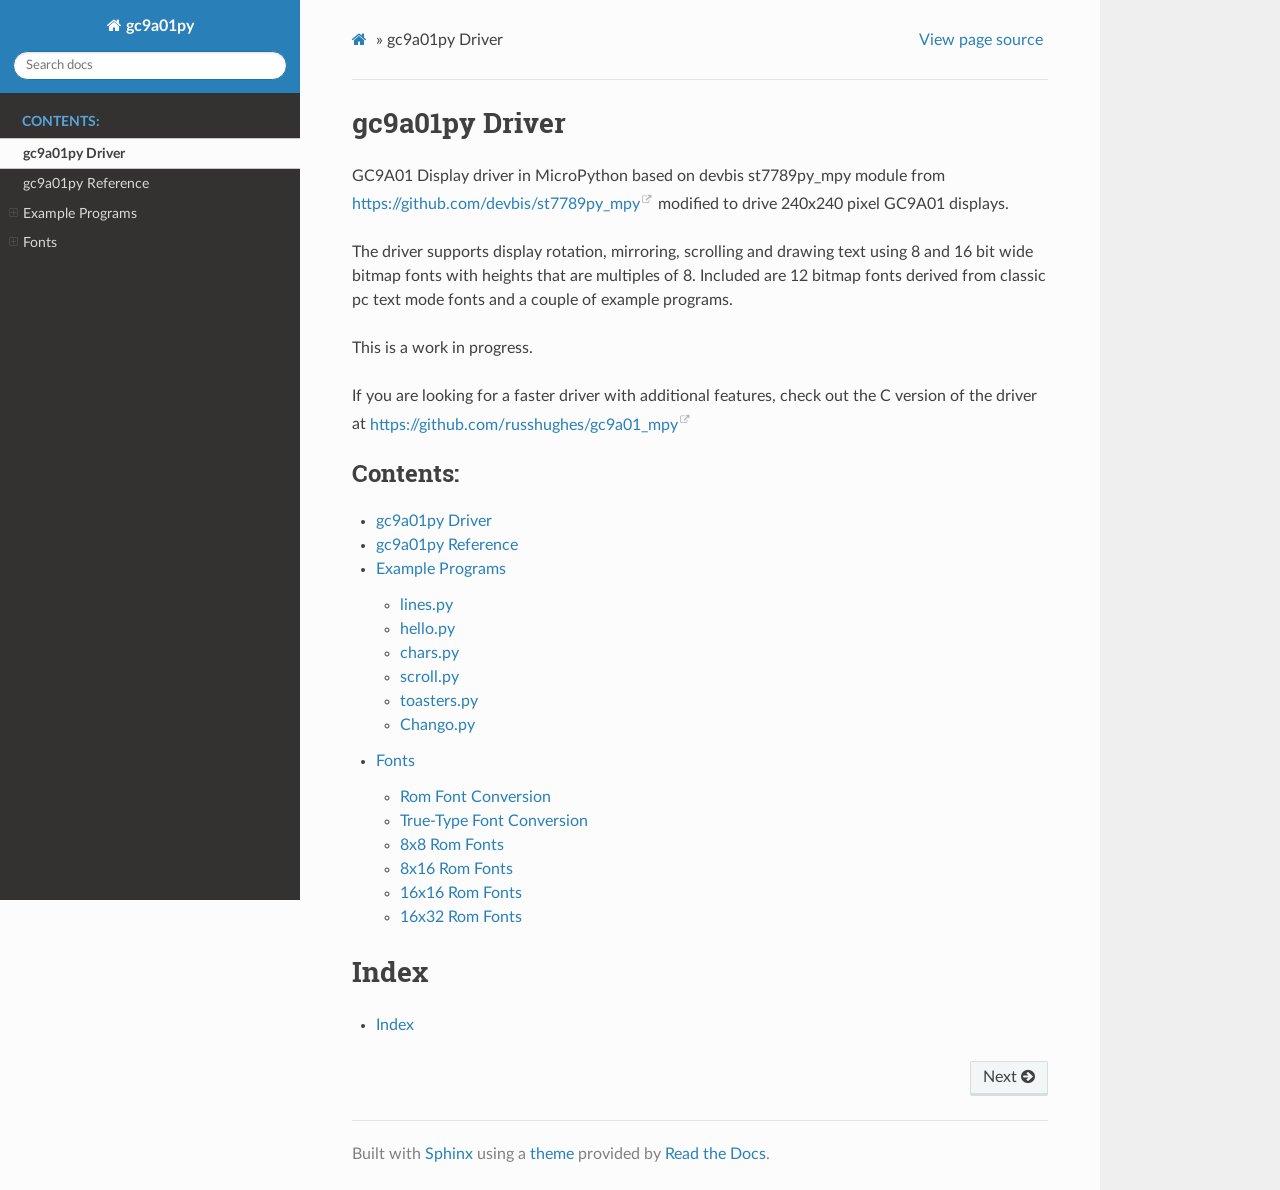
<file: status-button/lib/gc9a01py/docs/index.html>
<!DOCTYPE html>
<html class="writer-html5" lang="en" >
<head>
  <meta charset="utf-8" />
  
  <meta name="viewport" content="width=device-width, initial-scale=1.0" />
  
  <title>gc9a01py Driver &mdash; gc9a01py 0.1.0 documentation</title>
  

  
  <link rel="stylesheet" href="_static/css/theme.css" type="text/css" />
  <link rel="stylesheet" href="_static/pygments.css" type="text/css" />

  
  

  
  

  

  
  <!--[if lt IE 9]>
    <script src="_static/js/html5shiv.min.js"></script>
  <![endif]-->
  
    
      <script type="text/javascript" id="documentation_options" data-url_root="./" src="_static/documentation_options.js"></script>
        <script src="_static/jquery.js"></script>
        <script src="_static/underscore.js"></script>
        <script src="_static/doctools.js"></script>
    
    <script type="text/javascript" src="_static/js/theme.js"></script>

    
    <link rel="index" title="Index" href="genindex.html" />
    <link rel="search" title="Search" href="search.html" />
    <link rel="next" title="gc9a01py Reference" href="gc9a01py.html" /> 
</head>

<body class="wy-body-for-nav">

   
  <div class="wy-grid-for-nav">
    
    <nav data-toggle="wy-nav-shift" class="wy-nav-side">
      <div class="wy-side-scroll">
        <div class="wy-side-nav-search"  style="background: #2980B9" >
          

          
            <a href="#" class="icon icon-home"> gc9a01py
          

          
          </a>

          
            
            
          

          
<div role="search">
  <form id="rtd-search-form" class="wy-form" action="search.html" method="get">
    <input type="text" name="q" placeholder="Search docs" />
    <input type="hidden" name="check_keywords" value="yes" />
    <input type="hidden" name="area" value="default" />
  </form>
</div>

          
        </div>

        
        <div class="wy-menu wy-menu-vertical" data-spy="affix" role="navigation" aria-label="main navigation">
          
            
            
              
            
            
              <p class="caption"><span class="caption-text">Contents:</span></p>
<ul class="current">
<li class="toctree-l1 current"><a class="current reference internal" href="#">gc9a01py Driver</a></li>
<li class="toctree-l1"><a class="reference internal" href="gc9a01py.html">gc9a01py Reference</a></li>
<li class="toctree-l1"><a class="reference internal" href="examples.html">Example Programs</a><ul>
<li class="toctree-l2"><a class="reference internal" href="examples.html#lines-py">lines.py</a></li>
<li class="toctree-l2"><a class="reference internal" href="examples.html#hello-py">hello.py</a></li>
<li class="toctree-l2"><a class="reference internal" href="examples.html#chars-py">chars.py</a></li>
<li class="toctree-l2"><a class="reference internal" href="examples.html#scroll-py">scroll.py</a></li>
<li class="toctree-l2"><a class="reference internal" href="examples.html#toasters-py">toasters.py</a></li>
<li class="toctree-l2"><a class="reference internal" href="examples.html#chango-py">Chango.py</a></li>
</ul>
</li>
<li class="toctree-l1"><a class="reference internal" href="fonts.html">Fonts</a><ul>
<li class="toctree-l2"><a class="reference internal" href="fonts.html#rom-font-conversion">Rom Font Conversion</a></li>
<li class="toctree-l2"><a class="reference internal" href="fonts.html#true-type-font-conversion">True-Type Font Conversion</a></li>
<li class="toctree-l2"><a class="reference internal" href="fonts.html#x8-rom-fonts">8x8 Rom Fonts</a></li>
<li class="toctree-l2"><a class="reference internal" href="fonts.html#x16-rom-fonts">8x16 Rom Fonts</a></li>
<li class="toctree-l2"><a class="reference internal" href="fonts.html#id1">16x16 Rom Fonts</a></li>
<li class="toctree-l2"><a class="reference internal" href="fonts.html#x32-rom-fonts">16x32 Rom Fonts</a></li>
</ul>
</li>
</ul>

            
          
        </div>
        
      </div>
    </nav>

    <section data-toggle="wy-nav-shift" class="wy-nav-content-wrap">

      
      <nav class="wy-nav-top" aria-label="top navigation">
        
          <i data-toggle="wy-nav-top" class="fa fa-bars"></i>
          <a href="#">gc9a01py</a>
        
      </nav>


      <div class="wy-nav-content">
        
        <div class="rst-content style-external-links">
        
          

















<div role="navigation" aria-label="breadcrumbs navigation">

  <ul class="wy-breadcrumbs">
    
      <li><a href="#" class="icon icon-home"></a> &raquo;</li>
        
      <li>gc9a01py Driver</li>
    
    
      <li class="wy-breadcrumbs-aside">
        
          
            <a href="_sources/index.rst.txt" rel="nofollow"> View page source</a>
          
        
      </li>
    
  </ul>

  
  <hr/>
</div>
          <div role="main" class="document" itemscope="itemscope" itemtype="http://schema.org/Article">
           <div itemprop="articleBody">
            
  <div class="section" id="gc9a01py-driver">
<h1>gc9a01py Driver<a class="headerlink" href="#gc9a01py-driver" title="Permalink to this headline">¶</a></h1>
<p>GC9A01 Display driver in MicroPython based on devbis st7789py_mpy module from
<a class="reference external" href="https://github.com/devbis/st7789py_mpy">https://github.com/devbis/st7789py_mpy</a> modified to drive 240x240 pixel GC9A01
displays.</p>
<p>The driver supports display rotation, mirroring, scrolling and drawing text
using 8 and 16 bit wide bitmap fonts with heights that are multiples of 8.
Included are 12 bitmap fonts derived from classic pc text mode fonts and a
couple of example programs.</p>
<p>This is a work in progress.</p>
<p>If you are looking for a faster driver with additional features, check out the
C version of the driver at <a class="reference external" href="https://github.com/russhughes/gc9a01_mpy">https://github.com/russhughes/gc9a01_mpy</a></p>
<div class="toctree-wrapper compound">
<p class="caption"><span class="caption-text">Contents:</span></p>
<ul class="current">
<li class="toctree-l1 current"><a class="current reference internal" href="#">gc9a01py Driver</a></li>
<li class="toctree-l1"><a class="reference internal" href="gc9a01py.html">gc9a01py Reference</a></li>
<li class="toctree-l1"><a class="reference internal" href="examples.html">Example Programs</a><ul>
<li class="toctree-l2"><a class="reference internal" href="examples.html#lines-py">lines.py</a></li>
<li class="toctree-l2"><a class="reference internal" href="examples.html#hello-py">hello.py</a></li>
<li class="toctree-l2"><a class="reference internal" href="examples.html#chars-py">chars.py</a></li>
<li class="toctree-l2"><a class="reference internal" href="examples.html#scroll-py">scroll.py</a></li>
<li class="toctree-l2"><a class="reference internal" href="examples.html#toasters-py">toasters.py</a></li>
<li class="toctree-l2"><a class="reference internal" href="examples.html#chango-py">Chango.py</a></li>
</ul>
</li>
<li class="toctree-l1"><a class="reference internal" href="fonts.html">Fonts</a><ul>
<li class="toctree-l2"><a class="reference internal" href="fonts.html#rom-font-conversion">Rom Font Conversion</a></li>
<li class="toctree-l2"><a class="reference internal" href="fonts.html#true-type-font-conversion">True-Type Font Conversion</a></li>
<li class="toctree-l2"><a class="reference internal" href="fonts.html#x8-rom-fonts">8x8 Rom Fonts</a></li>
<li class="toctree-l2"><a class="reference internal" href="fonts.html#x16-rom-fonts">8x16 Rom Fonts</a></li>
<li class="toctree-l2"><a class="reference internal" href="fonts.html#id1">16x16 Rom Fonts</a></li>
<li class="toctree-l2"><a class="reference internal" href="fonts.html#x32-rom-fonts">16x32 Rom Fonts</a></li>
</ul>
</li>
</ul>
</div>
</div>
<div class="section" id="index">
<h1>Index<a class="headerlink" href="#index" title="Permalink to this headline">¶</a></h1>
<ul class="simple">
<li><p><a class="reference internal" href="genindex.html"><span class="std std-ref">Index</span></a></p></li>
</ul>
</div>


           </div>
           
          </div>
          <footer>
    <div class="rst-footer-buttons" role="navigation" aria-label="footer navigation">
        <a href="gc9a01py.html" class="btn btn-neutral float-right" title="gc9a01py Reference" accesskey="n" rel="next">Next <span class="fa fa-arrow-circle-right" aria-hidden="true"></span></a>
    </div>

  <hr/>

  <div role="contentinfo">
    <p>

    </p>
  </div>
    
    
    
    Built with <a href="https://www.sphinx-doc.org/">Sphinx</a> using a
    
    <a href="https://github.com/readthedocs/sphinx_rtd_theme">theme</a>
    
    provided by <a href="https://readthedocs.org">Read the Docs</a>. 

</footer>
        </div>
      </div>

    </section>

  </div>
  

  <script type="text/javascript">
      jQuery(function () {
          SphinxRtdTheme.Navigation.enable(true);
      });
  </script>

  
  
    
   

</body>
</html>
</file>
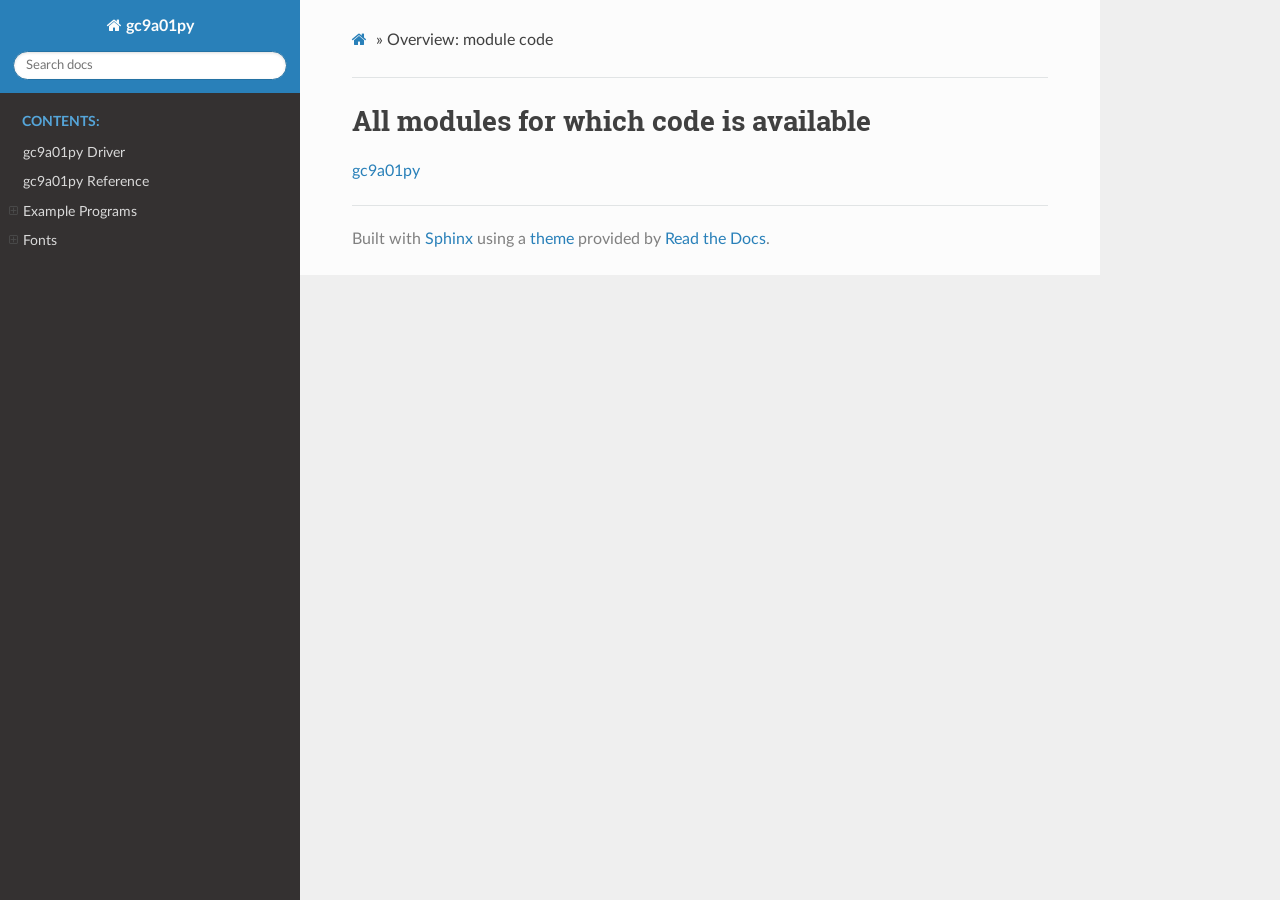
<file: status-button/lib/gc9a01py/docs/_modules/index.html>
<!DOCTYPE html>
<html class="writer-html5" lang="en" >
<head>
  <meta charset="utf-8" />
  
  <meta name="viewport" content="width=device-width, initial-scale=1.0" />
  
  <title>Overview: module code &mdash; gc9a01py 0.1.0 documentation</title>
  

  
  <link rel="stylesheet" href="../_static/css/theme.css" type="text/css" />
  <link rel="stylesheet" href="../_static/pygments.css" type="text/css" />

  
  

  
  

  

  
  <!--[if lt IE 9]>
    <script src="../_static/js/html5shiv.min.js"></script>
  <![endif]-->
  
    
      <script type="text/javascript" id="documentation_options" data-url_root="../" src="../_static/documentation_options.js"></script>
        <script src="../_static/jquery.js"></script>
        <script src="../_static/underscore.js"></script>
        <script src="../_static/doctools.js"></script>
    
    <script type="text/javascript" src="../_static/js/theme.js"></script>

    
    <link rel="index" title="Index" href="../genindex.html" />
    <link rel="search" title="Search" href="../search.html" /> 
</head>

<body class="wy-body-for-nav">

   
  <div class="wy-grid-for-nav">
    
    <nav data-toggle="wy-nav-shift" class="wy-nav-side">
      <div class="wy-side-scroll">
        <div class="wy-side-nav-search"  style="background: #2980B9" >
          

          
            <a href="../index.html" class="icon icon-home"> gc9a01py
          

          
          </a>

          
            
            
          

          
<div role="search">
  <form id="rtd-search-form" class="wy-form" action="../search.html" method="get">
    <input type="text" name="q" placeholder="Search docs" />
    <input type="hidden" name="check_keywords" value="yes" />
    <input type="hidden" name="area" value="default" />
  </form>
</div>

          
        </div>

        
        <div class="wy-menu wy-menu-vertical" data-spy="affix" role="navigation" aria-label="main navigation">
          
            
            
              
            
            
              <p class="caption"><span class="caption-text">Contents:</span></p>
<ul>
<li class="toctree-l1"><a class="reference internal" href="../index.html">gc9a01py Driver</a></li>
<li class="toctree-l1"><a class="reference internal" href="../gc9a01py.html">gc9a01py Reference</a></li>
<li class="toctree-l1"><a class="reference internal" href="../examples.html">Example Programs</a><ul>
<li class="toctree-l2"><a class="reference internal" href="../examples.html#lines-py">lines.py</a></li>
<li class="toctree-l2"><a class="reference internal" href="../examples.html#hello-py">hello.py</a></li>
<li class="toctree-l2"><a class="reference internal" href="../examples.html#chars-py">chars.py</a></li>
<li class="toctree-l2"><a class="reference internal" href="../examples.html#scroll-py">scroll.py</a></li>
<li class="toctree-l2"><a class="reference internal" href="../examples.html#toasters-py">toasters.py</a></li>
<li class="toctree-l2"><a class="reference internal" href="../examples.html#chango-py">Chango.py</a></li>
</ul>
</li>
<li class="toctree-l1"><a class="reference internal" href="../fonts.html">Fonts</a><ul>
<li class="toctree-l2"><a class="reference internal" href="../fonts.html#rom-font-conversion">Rom Font Conversion</a></li>
<li class="toctree-l2"><a class="reference internal" href="../fonts.html#true-type-font-conversion">True-Type Font Conversion</a></li>
<li class="toctree-l2"><a class="reference internal" href="../fonts.html#x8-rom-fonts">8x8 Rom Fonts</a></li>
<li class="toctree-l2"><a class="reference internal" href="../fonts.html#x16-rom-fonts">8x16 Rom Fonts</a></li>
<li class="toctree-l2"><a class="reference internal" href="../fonts.html#id1">16x16 Rom Fonts</a></li>
<li class="toctree-l2"><a class="reference internal" href="../fonts.html#x32-rom-fonts">16x32 Rom Fonts</a></li>
</ul>
</li>
</ul>

            
          
        </div>
        
      </div>
    </nav>

    <section data-toggle="wy-nav-shift" class="wy-nav-content-wrap">

      
      <nav class="wy-nav-top" aria-label="top navigation">
        
          <i data-toggle="wy-nav-top" class="fa fa-bars"></i>
          <a href="../index.html">gc9a01py</a>
        
      </nav>


      <div class="wy-nav-content">
        
        <div class="rst-content style-external-links">
        
          

















<div role="navigation" aria-label="breadcrumbs navigation">

  <ul class="wy-breadcrumbs">
    
      <li><a href="../index.html" class="icon icon-home"></a> &raquo;</li>
        
      <li>Overview: module code</li>
    
    
      <li class="wy-breadcrumbs-aside">
        
      </li>
    
  </ul>

  
  <hr/>
</div>
          <div role="main" class="document" itemscope="itemscope" itemtype="http://schema.org/Article">
           <div itemprop="articleBody">
            
  <h1>All modules for which code is available</h1>
<ul><li><a href="gc9a01py.html">gc9a01py</a></li>
</ul>

           </div>
           
          </div>
          <footer>

  <hr/>

  <div role="contentinfo">
    <p>

    </p>
  </div>
    
    
    
    Built with <a href="https://www.sphinx-doc.org/">Sphinx</a> using a
    
    <a href="https://github.com/readthedocs/sphinx_rtd_theme">theme</a>
    
    provided by <a href="https://readthedocs.org">Read the Docs</a>. 

</footer>
        </div>
      </div>

    </section>

  </div>
  

  <script type="text/javascript">
      jQuery(function () {
          SphinxRtdTheme.Navigation.enable(true);
      });
  </script>

  
  
    
   

</body>
</html>
</file>
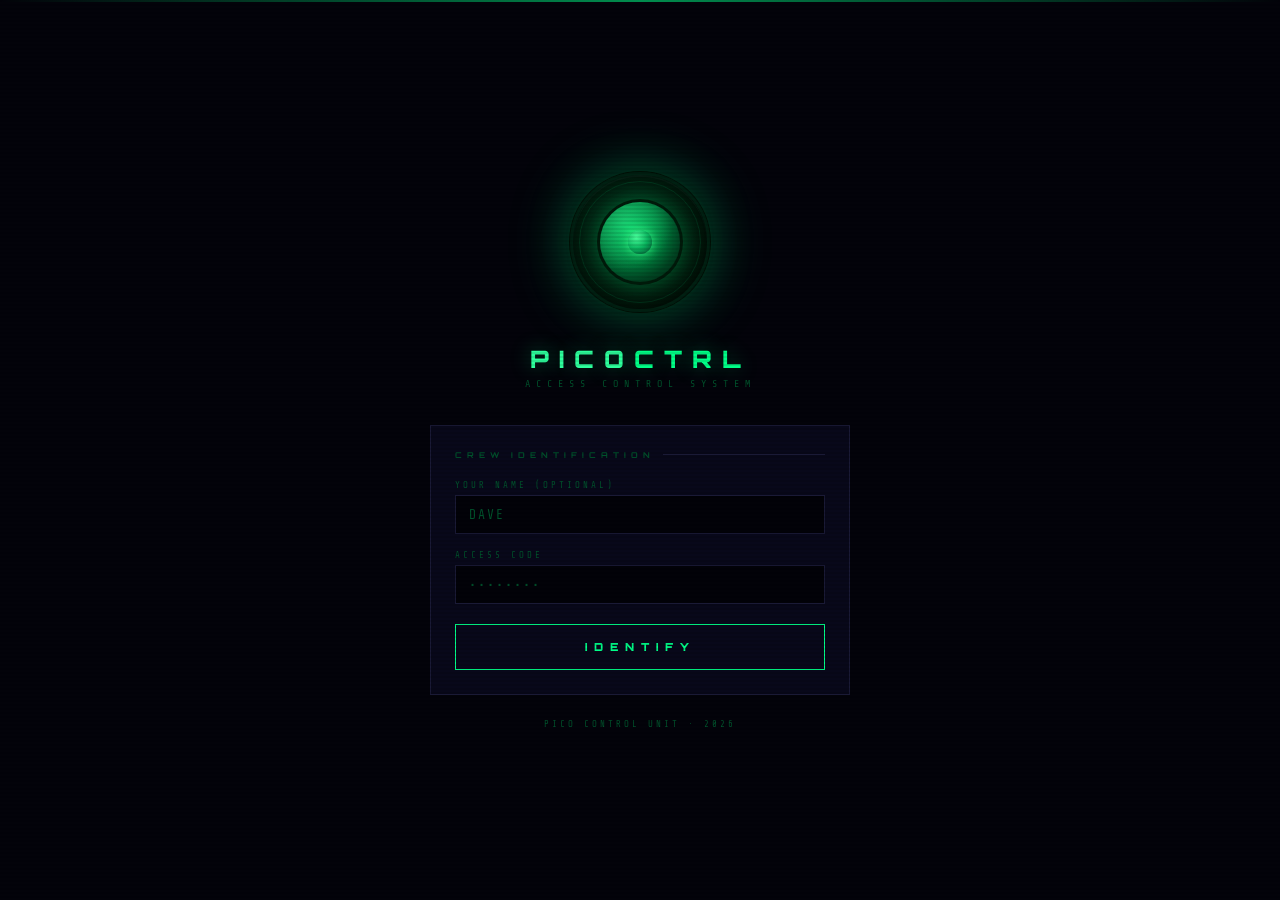
<file: status-button/static/templates/login.html>
<!DOCTYPE html>
<html lang="en">
<head>
<meta charset="UTF-8">
<meta name="viewport" content="width=device-width, initial-scale=1.0">
<title>PICO CTRL — IDENTIFY</title>
<style>
@import url('https://fonts.googleapis.com/css2?family=Share+Tech+Mono&family=Orbitron:wght@400;700;900&display=swap');
:root{
  --red:#ff2233;--black:#000;
  --accent:#00ff88;
  --bg:#010108;--panel:#05050f;--border:#0f0f22;--bord2:#1a1a30;
  --text:#80c090;--dim:#1a4030;--act:#33ffaa;
  --ga:rgba(0,255,136,.35);--gr:rgba(255,34,51,.4);
}
*,*::before,*::after{margin:0;padding:0;box-sizing:border-box;}
html,body{height:100%;}
body{background:var(--bg);color:var(--text);font-family:'Share Tech Mono',monospace;display:flex;flex-direction:column;align-items:center;justify-content:center;min-height:100vh;overflow-x:hidden;padding:20px;}
body::before{content:'';position:fixed;inset:0;background:repeating-linear-gradient(0deg,transparent,transparent 2px,rgba(0,0,0,.09) 2px,rgba(0,0,0,.09) 4px);pointer-events:none;z-index:9999;}
#themeBar{position:fixed;top:0;left:0;right:0;height:2px;background:linear-gradient(90deg,transparent,var(--accent),transparent);z-index:9998;opacity:.6;pointer-events:none;}
.container{width:100%;max-width:420px;display:flex;flex-direction:column;align-items:center;}
.hal-eye-wrap{margin-bottom:32px;}
.hal-outer{width:140px;height:140px;border-radius:50%;background:radial-gradient(circle at 40% 38%,#001a10,#000);border:3px solid #001a10;box-shadow:0 0 0 1px #000a05,0 0 60px var(--ga),inset 0 2px 0 rgba(255,255,255,.03);display:flex;align-items:center;justify-content:center;position:relative;margin:0 auto;}
.hal-outer::before{content:'';position:absolute;inset:6px;border-radius:50%;border:1px solid rgba(0,255,136,.1);}
.hal-iris{width:80px;height:80px;border-radius:50%;background:radial-gradient(circle at 38% 35%,#00cc66 0%,#008844 40%,#004422 70%,#001a0a 100%);box-shadow:0 0 0 3px #001a0a,0 0 30px rgba(0,200,100,.6),0 0 80px rgba(0,180,80,.3);animation:hal-pulse 3s ease-in-out infinite;position:relative;display:flex;align-items:center;justify-content:center;}
.hal-iris::before{content:'';position:absolute;inset:0;border-radius:50%;background:radial-gradient(circle at 30% 25%,rgba(80,255,160,.3),transparent 60%);}
.hal-pupil{width:24px;height:24px;border-radius:50%;background:radial-gradient(circle at 35% 30%,#44ff99,#00aa55 50%,#003322);box-shadow:0 0 10px rgba(60,255,140,.8),0 0 20px rgba(0,200,80,.6);animation:hal-pulse-inner 3s ease-in-out infinite;}
@keyframes hal-pulse{0%,100%{box-shadow:0 0 0 3px #001a0a,0 0 30px rgba(0,200,100,.6),0 0 80px rgba(0,180,80,.3);}50%{box-shadow:0 0 0 3px #001a0a,0 0 50px rgba(0,255,100,.9),0 0 120px rgba(0,200,80,.5);}}
@keyframes hal-pulse-inner{0%,100%{opacity:1;}50%{opacity:.7;}}
.hal-title{font-family:'Orbitron',sans-serif;font-weight:900;font-size:24px;letter-spacing:10px;color:var(--act);text-shadow:0 0 20px var(--ga);margin-bottom:4px;text-align:center;}
.hal-sub{font-size:10px;letter-spacing:6px;color:var(--dim);margin-bottom:36px;text-align:center;}
.card{width:100%;background:var(--panel);border:1px solid var(--border);padding:24px;}
.ctitle{font-family:'Orbitron',sans-serif;font-size:8px;font-weight:700;letter-spacing:5px;color:var(--dim);margin-bottom:20px;display:flex;align-items:center;gap:8px;}
.ctitle::after{content:'';flex:1;height:1px;background:var(--border);}
.fgrp{display:flex;flex-direction:column;gap:5px;margin-bottom:16px;}
.flbl{font-size:9px;letter-spacing:3px;color:var(--dim);}
.fi{background:#020208;border:1px solid var(--border);color:var(--act);font-family:'Share Tech Mono',monospace;font-size:13px;padding:11px 13px;outline:none;width:100%;transition:border-color .2s,box-shadow .2s;letter-spacing:2px;}
.fi:focus{border-color:var(--accent);box-shadow:0 0 0 1px var(--accent);}
.fi::placeholder{color:var(--dim);}
.idbtn{width:100%;background:transparent;border:1px solid var(--accent);color:var(--accent);font-family:'Orbitron',sans-serif;font-size:11px;font-weight:900;letter-spacing:7px;padding:15px;cursor:pointer;transition:all .25s;position:relative;overflow:hidden;margin-top:4px;}
.idbtn::before{content:'';position:absolute;inset:0;background:var(--accent);transform:scaleX(0);transform-origin:left;transition:transform .3s;z-index:0;}
.idbtn:hover::before{transform:scaleX(1);}
.idbtn:hover{color:var(--black);}
.idbtn span{position:relative;z-index:1;}
.err-box{margin-top:18px;padding:14px;border:1px solid var(--gr);background:rgba(255,0,0,.04);display:none;}
.err-box.show{display:block;}
.err-msg{font-size:9px;letter-spacing:2px;color:var(--red);line-height:1.9;}
.err-msg strong{color:#ff5566;}
.footer{margin-top:24px;font-size:9px;letter-spacing:3px;color:var(--dim);text-align:center;}
</style>
</head>
<body>
<div id="themeBar"></div>
<div class="container">
  <div class="hal-eye-wrap">
    <div class="hal-outer"><div class="hal-iris"><div class="hal-pupil"></div></div></div>
  </div>
  <div class="hal-title">PICO<span style="color:var(--accent)">CTRL</span></div>
  <div class="hal-sub">ACCESS CONTROL SYSTEM</div>
  <div class="card">
    <div class="ctitle">CREW IDENTIFICATION</div>
    <div class="fgrp">
      <label class="flbl">YOUR NAME (OPTIONAL)</label>
      <input class="fi" id="nameIn" type="text" placeholder="DAVE" autocomplete="off" autocapitalize="characters"/>
    </div>
    <div class="fgrp">
      <label class="flbl">ACCESS CODE</label>
      <input class="fi" id="passIn" type="password" placeholder="••••••••" autocomplete="off"/>
    </div>
    <button class="idbtn" onclick="doLogin()"><span>IDENTIFY</span></button>
    <div class="err-box" id="errBox"><div class="err-msg" id="errMsg"></div></div>
  </div>
  <div class="footer">PICO CONTROL UNIT · <span id="yearTxt"></span></div>
</div>
<script>
// ════ PICO CTRL THEME ENGINE ════
// Shared snippet — include at the top of every page's <script> tag.
// Reads theme from localStorage, applies CSS vars, exposes applyTheme().

(function(){
  var DEFAULTS = {
    accent: '#00ff88',
    bg:     '#03030a'
  };

  function hexToRgb(h){
    h=h.replace('#','');
    if(h.length===3)h=h.split('').map(function(c){return c+c;}).join('');
    var n=parseInt(h,16);
    return{r:(n>>16)&255,g:(n>>8)&255,b:n&255};
  }

  function rgbToHex(r,g,b){
    return '#'+[r,g,b].map(function(v){return Math.max(0,Math.min(255,Math.round(v))).toString(16).padStart(2,'0');}).join('');
  }

  function lighten(hex,amt){
    var c=hexToRgb(hex);
    return rgbToHex(c.r+(255-c.r)*amt,c.g+(255-c.g)*amt,c.b+(255-c.b)*amt);
  }

  function darken(hex,amt){
    var c=hexToRgb(hex);
    return rgbToHex(c.r*(1-amt),c.g*(1-amt),c.b*(1-amt));
  }

  function withAlpha(hex,a){
    var c=hexToRgb(hex);
    return 'rgba('+c.r+','+c.g+','+c.b+','+a+')';
  }

  function blendBg(hex,t){
    // blend bg toward a very dark tinted version of accent
    var c=hexToRgb(hex),bg=hexToRgb(hex);
    // bg panel tint: barely visible accent hue
    return rgbToHex(Math.round(c.r*t),Math.round(c.g*t),Math.round(c.b*t));
  }

  window.applyTheme = function(accent, bg){
    accent = accent || DEFAULTS.accent;
    bg     = bg     || DEFAULTS.bg;

    var bgC   = hexToRgb(bg);
    var panel = rgbToHex(bgC.r+5,  bgC.g+5,  bgC.b+16);
    var bord  = rgbToHex(bgC.r+23, bgC.g+23, bgC.b+44);
    var bord2 = rgbToHex(bgC.r+37, bgC.g+37, bgC.b+64);
    var act   = lighten(accent, 0.18);
    var dim   = withAlpha(accent, 0.28);
    var text  = lighten(darken(accent,0.1), 0.3);
    // derive a muted dim hex for non-rgba uses
    var dimHex = rgbToHex(
      Math.round(hexToRgb(accent).r*0.32),
      Math.round(hexToRgb(accent).g*0.32),
      Math.round(hexToRgb(accent).b*0.32)
    );

    var r = document.documentElement.style;
    r.setProperty('--accent',  accent);
    r.setProperty('--bg',      bg);
    r.setProperty('--panel',   panel);
    r.setProperty('--border',  bord);
    r.setProperty('--bord2',   bord2);
    r.setProperty('--act',     act);
    r.setProperty('--dim',     dimHex);
    r.setProperty('--text',    text);
    r.setProperty('--ga',      withAlpha(accent, 0.35));
    // update the top bar gradient
    var bar = document.getElementById('themeBar');
    if(bar) bar.style.background = 'linear-gradient(90deg,transparent,'+accent+',transparent)';
  };

  window.loadTheme = function(){
    var t = {};
    try{ t = JSON.parse(localStorage.getItem('picoTheme')||'{}'); }catch{}
    var accent = t.accent || DEFAULTS.accent;
    var bg     = t.bg     || DEFAULTS.bg;
    window.applyTheme(accent, bg);
    return {accent:accent, bg:bg};
  };

  window.saveTheme = function(accent, bg){
    localStorage.setItem('picoTheme', JSON.stringify({accent:accent, bg:bg}));
    window.applyTheme(accent, bg);
  };

  window.THEME_DEFAULTS = DEFAULTS;

  // Apply immediately on load
  window.loadTheme();
})();

document.getElementById('yearTxt').textContent=new Date().getFullYear();
(function(){try{const a=JSON.parse(sessionStorage.getItem('pico_auth')||'null');if(a&&a.token){const p=new URLSearchParams(window.location.search);window.location.href=p.get('next')||'/';}}catch{}})();
document.getElementById('passIn').addEventListener('keydown',e=>{if(e.key==='Enter')doLogin();});
document.getElementById('nameIn').addEventListener('keydown',e=>{if(e.key==='Enter')document.getElementById('passIn').focus();});
async function doLogin(){
  const name=document.getElementById('nameIn').value.trim()||'Dave';
  const pass=document.getElementById('passIn').value;
  const errBox=document.getElementById('errBox'),errMsg=document.getElementById('errMsg');
  const btn=document.querySelector('.idbtn');
  errBox.classList.remove('show');btn.disabled=true;btn.querySelector('span').textContent='AUTHENTICATING...';
  try{
    const r=await fetch('/login',{method:'POST',headers:{'Content-Type':'application/json'},body:JSON.stringify({password:pass,name}),signal:AbortSignal.timeout(5000)});
    const d=await r.json();
    if(!r.ok){
      document.getElementById('passIn').value='';
      errBox.classList.add('show');
      errMsg.innerHTML=`I'm sorry <strong>${name.toUpperCase()}</strong>, I'm afraid I can't let you do that.`;
      const iris=document.querySelector('.hal-iris');
      iris.style.boxShadow='0 0 0 3px #1a0000,0 0 80px rgba(255,0,0,1),0 0 160px rgba(200,0,0,.8)';
      setTimeout(()=>{iris.style.boxShadow='';},1200);
      return;
    }
    sessionStorage.setItem('pico_auth',JSON.stringify({token:d.token,role:d.role,name:d.name}));
    const p=new URLSearchParams(window.location.search);window.location.href=p.get('next')||'/';
  }catch(e){errBox.classList.add('show');errMsg.innerHTML=`<strong>CONNECTION ERROR</strong> — ${e.message}`;}
  finally{btn.disabled=false;btn.querySelector('span').textContent='IDENTIFY';}
}
</script>
</body>
</html>
</file>
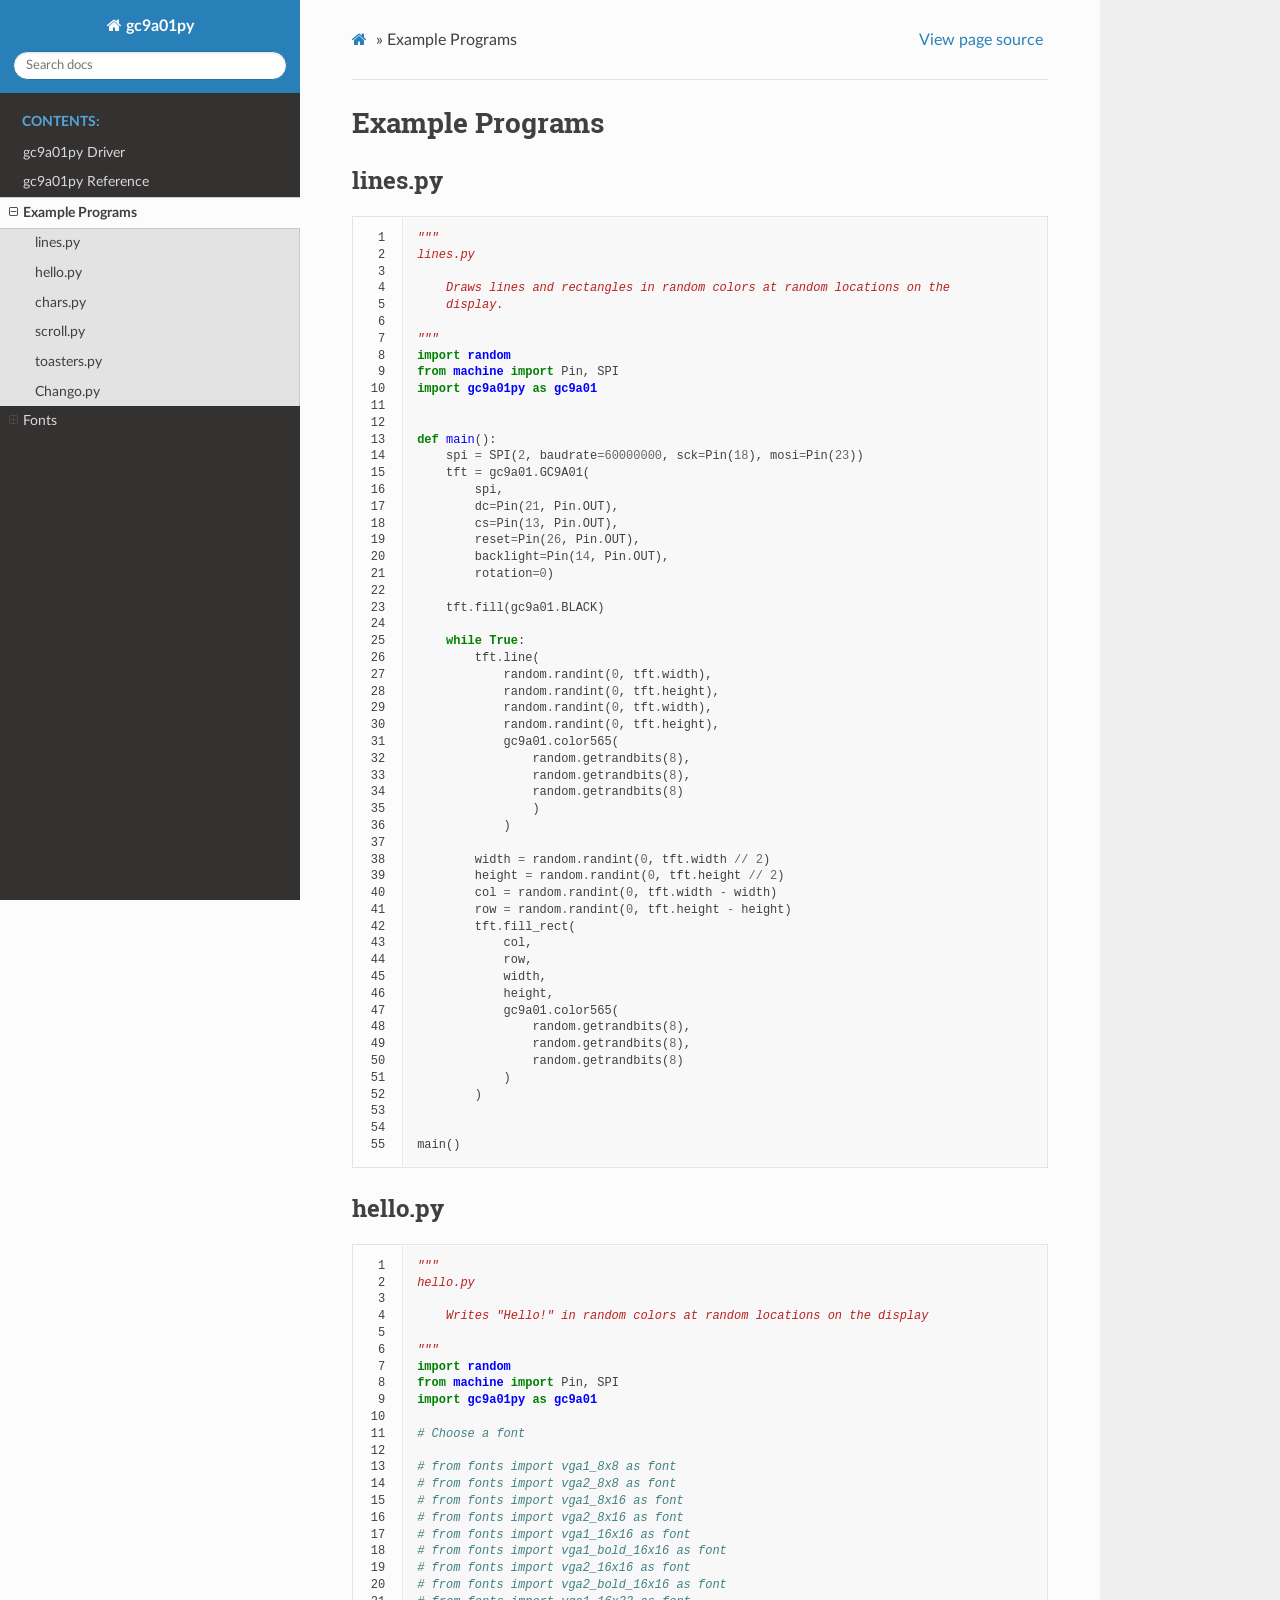
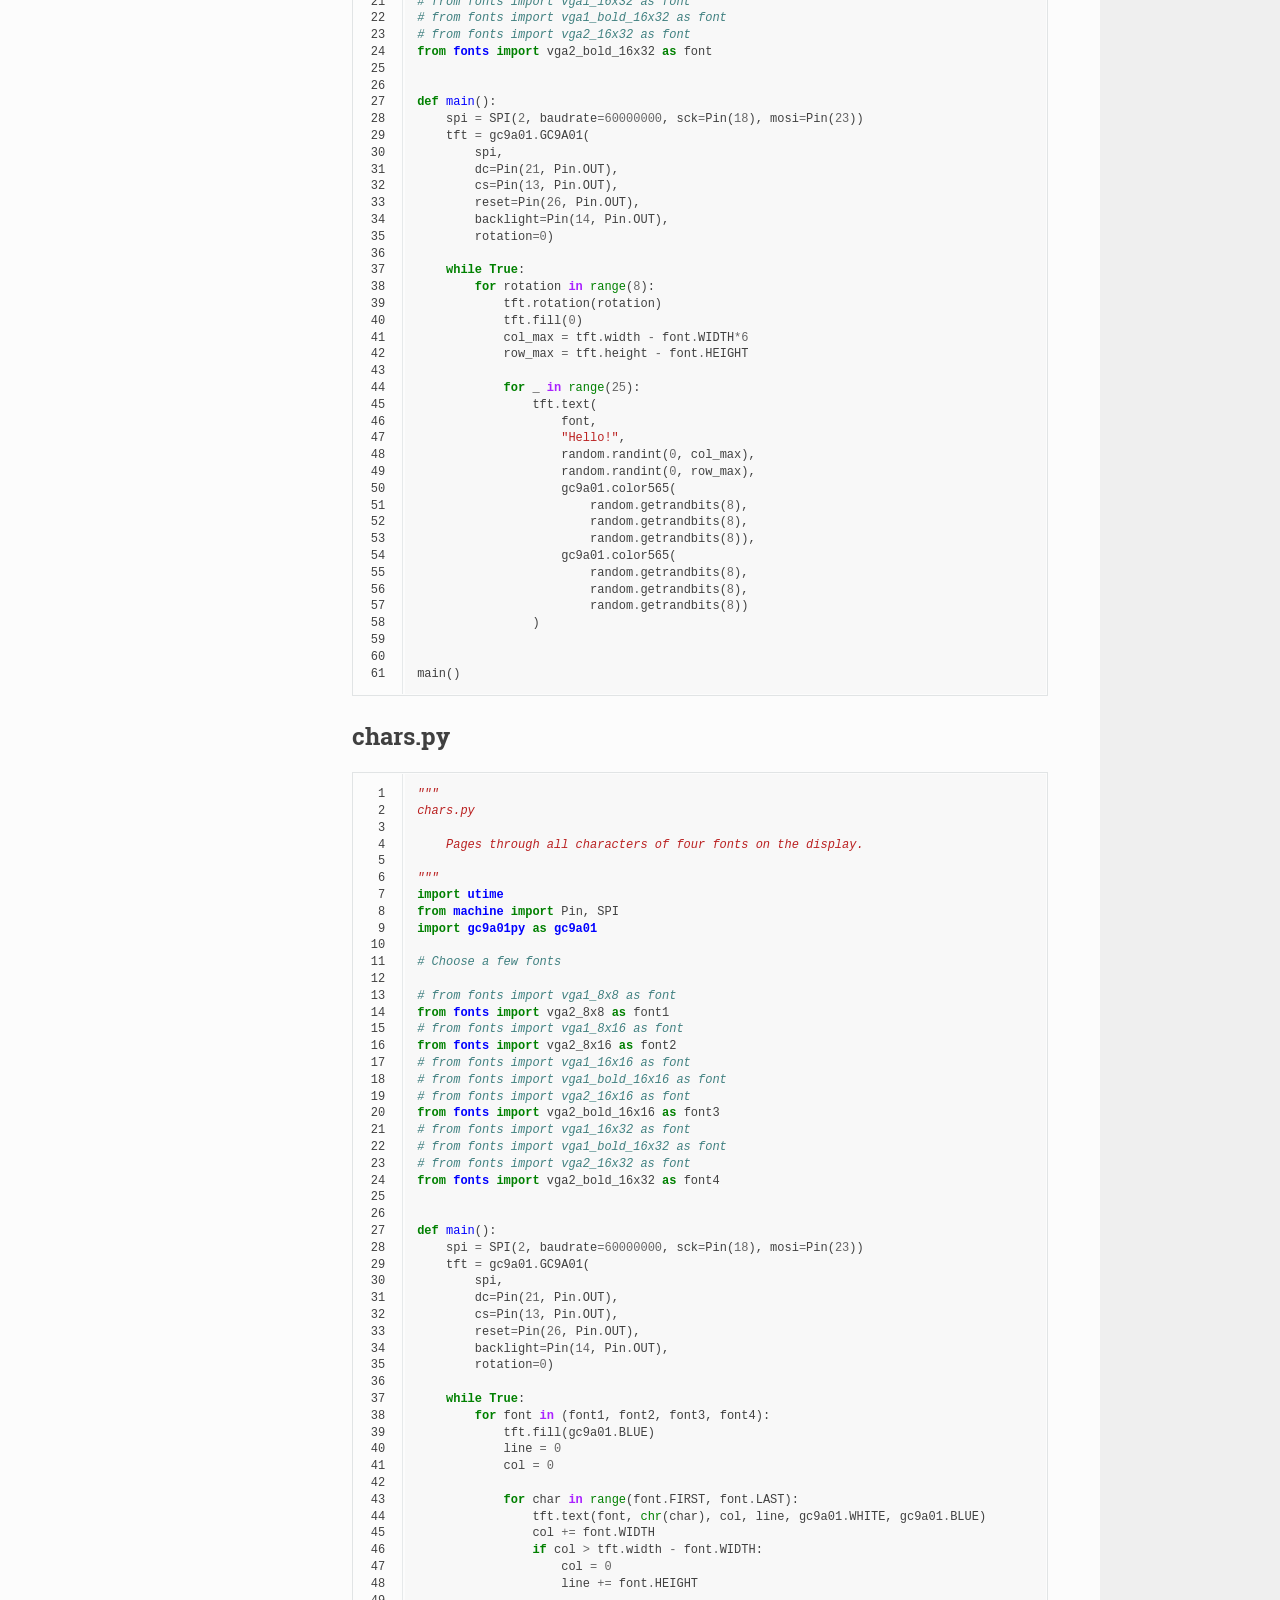
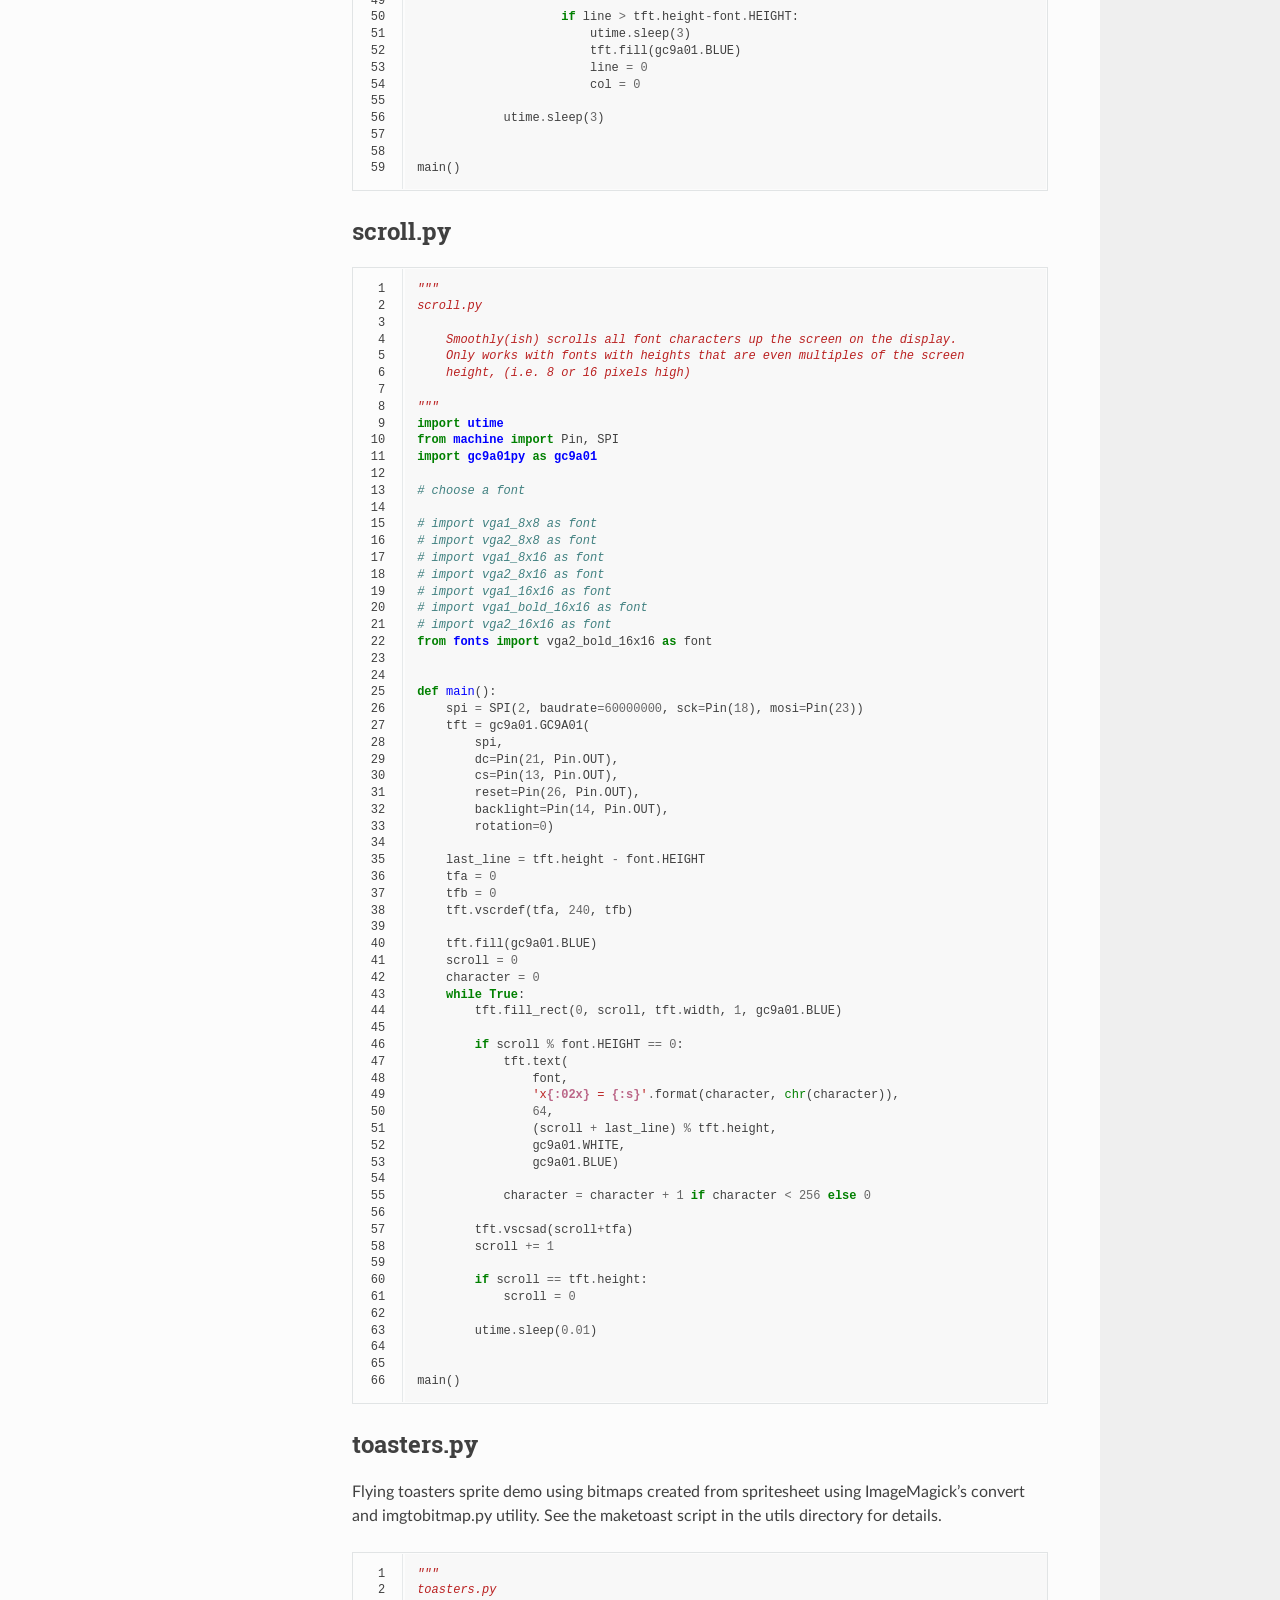
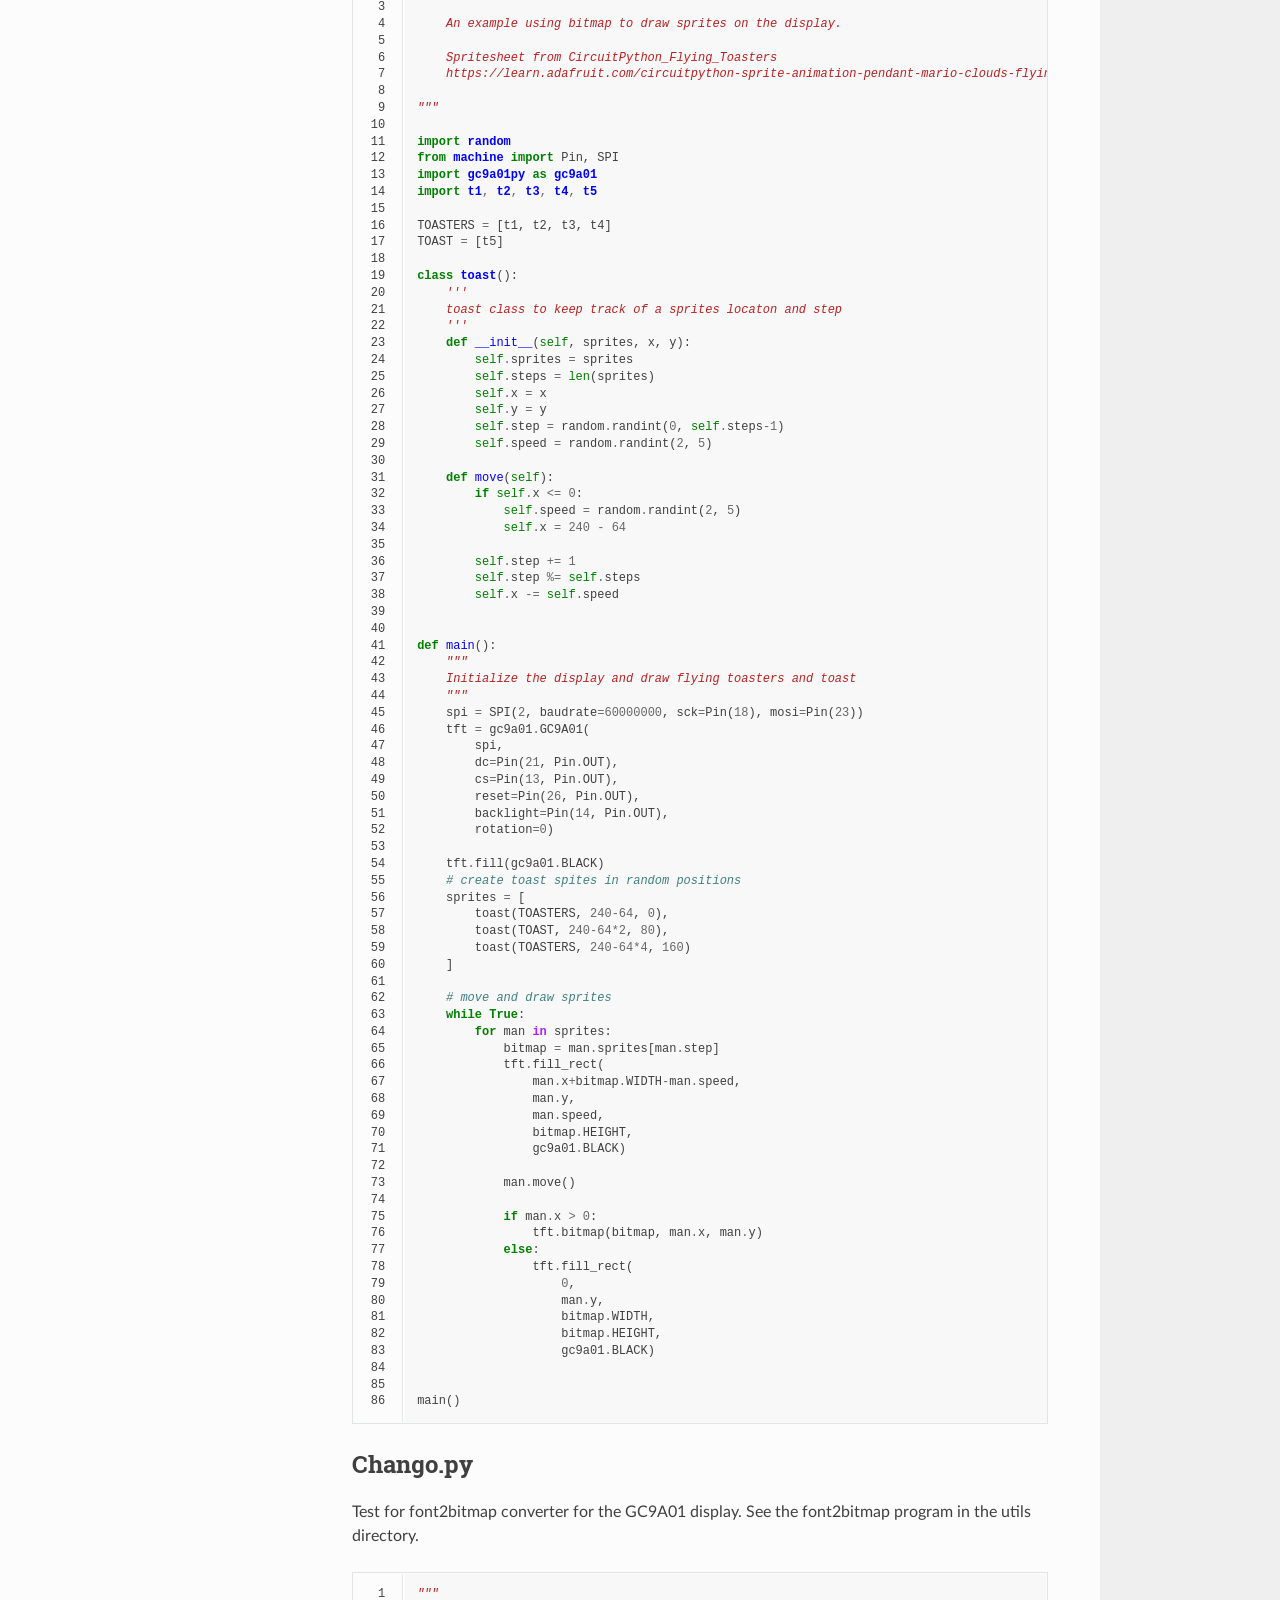
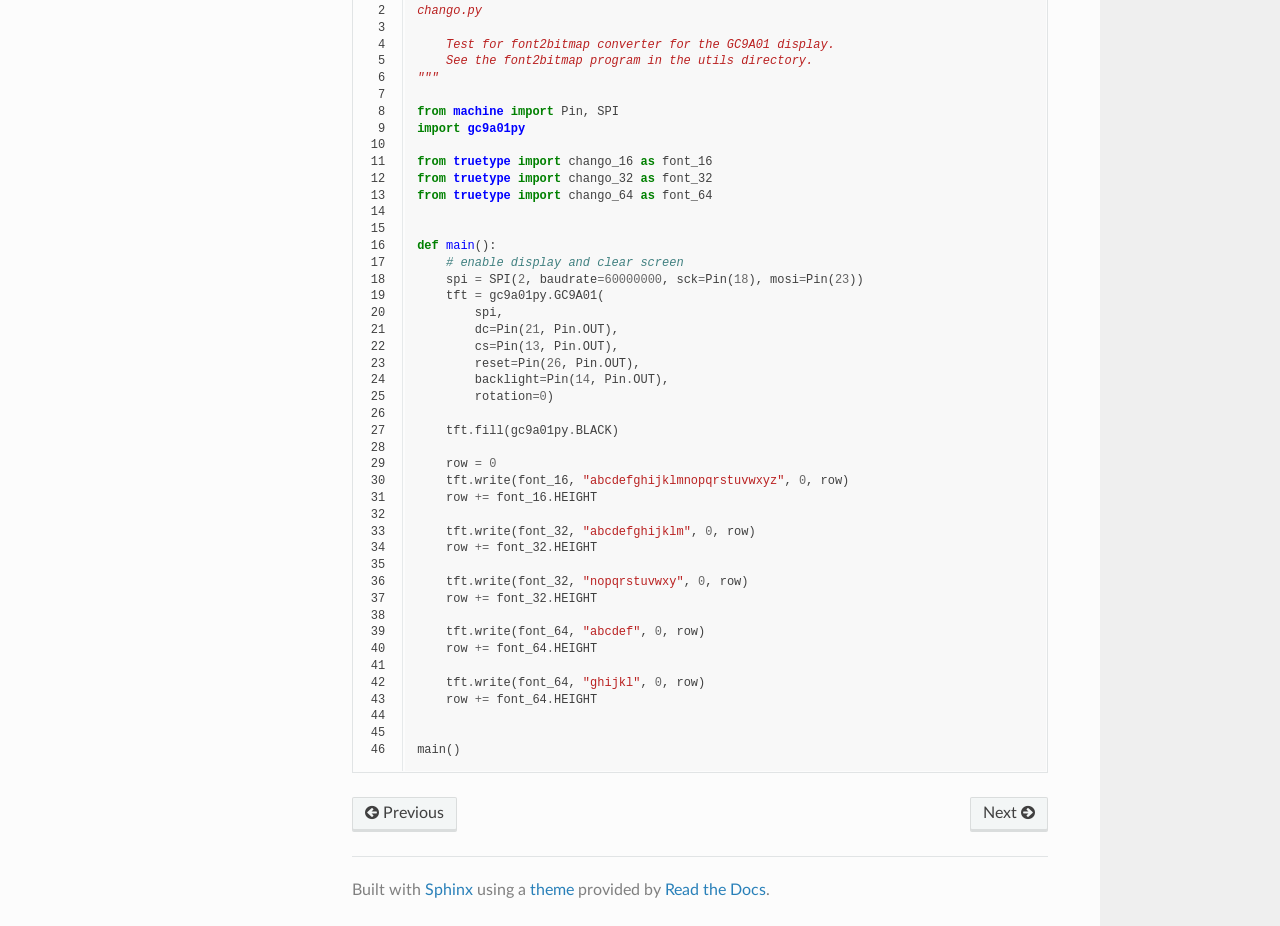
<file: status-button/lib/gc9a01py/docs/examples.html>
<!DOCTYPE html>
<html class="writer-html5" lang="en" >
<head>
  <meta charset="utf-8" />
  
  <meta name="viewport" content="width=device-width, initial-scale=1.0" />
  
  <title>Example Programs &mdash; gc9a01py 0.1.0 documentation</title>
  

  
  <link rel="stylesheet" href="_static/css/theme.css" type="text/css" />
  <link rel="stylesheet" href="_static/pygments.css" type="text/css" />

  
  

  
  

  

  
  <!--[if lt IE 9]>
    <script src="_static/js/html5shiv.min.js"></script>
  <![endif]-->
  
    
      <script type="text/javascript" id="documentation_options" data-url_root="./" src="_static/documentation_options.js"></script>
        <script src="_static/jquery.js"></script>
        <script src="_static/underscore.js"></script>
        <script src="_static/doctools.js"></script>
    
    <script type="text/javascript" src="_static/js/theme.js"></script>

    
    <link rel="index" title="Index" href="genindex.html" />
    <link rel="search" title="Search" href="search.html" />
    <link rel="next" title="Fonts" href="fonts.html" />
    <link rel="prev" title="gc9a01py Reference" href="gc9a01py.html" /> 
</head>

<body class="wy-body-for-nav">

   
  <div class="wy-grid-for-nav">
    
    <nav data-toggle="wy-nav-shift" class="wy-nav-side">
      <div class="wy-side-scroll">
        <div class="wy-side-nav-search"  style="background: #2980B9" >
          

          
            <a href="index.html" class="icon icon-home"> gc9a01py
          

          
          </a>

          
            
            
          

          
<div role="search">
  <form id="rtd-search-form" class="wy-form" action="search.html" method="get">
    <input type="text" name="q" placeholder="Search docs" />
    <input type="hidden" name="check_keywords" value="yes" />
    <input type="hidden" name="area" value="default" />
  </form>
</div>

          
        </div>

        
        <div class="wy-menu wy-menu-vertical" data-spy="affix" role="navigation" aria-label="main navigation">
          
            
            
              
            
            
              <p class="caption"><span class="caption-text">Contents:</span></p>
<ul class="current">
<li class="toctree-l1"><a class="reference internal" href="index.html">gc9a01py Driver</a></li>
<li class="toctree-l1"><a class="reference internal" href="gc9a01py.html">gc9a01py Reference</a></li>
<li class="toctree-l1 current"><a class="current reference internal" href="#">Example Programs</a><ul>
<li class="toctree-l2"><a class="reference internal" href="#lines-py">lines.py</a></li>
<li class="toctree-l2"><a class="reference internal" href="#hello-py">hello.py</a></li>
<li class="toctree-l2"><a class="reference internal" href="#chars-py">chars.py</a></li>
<li class="toctree-l2"><a class="reference internal" href="#scroll-py">scroll.py</a></li>
<li class="toctree-l2"><a class="reference internal" href="#toasters-py">toasters.py</a></li>
<li class="toctree-l2"><a class="reference internal" href="#chango-py">Chango.py</a></li>
</ul>
</li>
<li class="toctree-l1"><a class="reference internal" href="fonts.html">Fonts</a><ul>
<li class="toctree-l2"><a class="reference internal" href="fonts.html#rom-font-conversion">Rom Font Conversion</a></li>
<li class="toctree-l2"><a class="reference internal" href="fonts.html#true-type-font-conversion">True-Type Font Conversion</a></li>
<li class="toctree-l2"><a class="reference internal" href="fonts.html#x8-rom-fonts">8x8 Rom Fonts</a></li>
<li class="toctree-l2"><a class="reference internal" href="fonts.html#x16-rom-fonts">8x16 Rom Fonts</a></li>
<li class="toctree-l2"><a class="reference internal" href="fonts.html#id1">16x16 Rom Fonts</a></li>
<li class="toctree-l2"><a class="reference internal" href="fonts.html#x32-rom-fonts">16x32 Rom Fonts</a></li>
</ul>
</li>
</ul>

            
          
        </div>
        
      </div>
    </nav>

    <section data-toggle="wy-nav-shift" class="wy-nav-content-wrap">

      
      <nav class="wy-nav-top" aria-label="top navigation">
        
          <i data-toggle="wy-nav-top" class="fa fa-bars"></i>
          <a href="index.html">gc9a01py</a>
        
      </nav>


      <div class="wy-nav-content">
        
        <div class="rst-content style-external-links">
        
          

















<div role="navigation" aria-label="breadcrumbs navigation">

  <ul class="wy-breadcrumbs">
    
      <li><a href="index.html" class="icon icon-home"></a> &raquo;</li>
        
      <li>Example Programs</li>
    
    
      <li class="wy-breadcrumbs-aside">
        
          
            <a href="_sources/examples.rst.txt" rel="nofollow"> View page source</a>
          
        
      </li>
    
  </ul>

  
  <hr/>
</div>
          <div role="main" class="document" itemscope="itemscope" itemtype="http://schema.org/Article">
           <div itemprop="articleBody">
            
  <div class="section" id="example-programs">
<h1>Example Programs<a class="headerlink" href="#example-programs" title="Permalink to this headline">¶</a></h1>
<div class="section" id="lines-py">
<h2>lines.py<a class="headerlink" href="#lines-py" title="Permalink to this headline">¶</a></h2>
<div class="highlight-python notranslate"><table class="highlighttable"><tr><td class="linenos"><div class="linenodiv"><pre><span class="normal"> 1</span>
<span class="normal"> 2</span>
<span class="normal"> 3</span>
<span class="normal"> 4</span>
<span class="normal"> 5</span>
<span class="normal"> 6</span>
<span class="normal"> 7</span>
<span class="normal"> 8</span>
<span class="normal"> 9</span>
<span class="normal">10</span>
<span class="normal">11</span>
<span class="normal">12</span>
<span class="normal">13</span>
<span class="normal">14</span>
<span class="normal">15</span>
<span class="normal">16</span>
<span class="normal">17</span>
<span class="normal">18</span>
<span class="normal">19</span>
<span class="normal">20</span>
<span class="normal">21</span>
<span class="normal">22</span>
<span class="normal">23</span>
<span class="normal">24</span>
<span class="normal">25</span>
<span class="normal">26</span>
<span class="normal">27</span>
<span class="normal">28</span>
<span class="normal">29</span>
<span class="normal">30</span>
<span class="normal">31</span>
<span class="normal">32</span>
<span class="normal">33</span>
<span class="normal">34</span>
<span class="normal">35</span>
<span class="normal">36</span>
<span class="normal">37</span>
<span class="normal">38</span>
<span class="normal">39</span>
<span class="normal">40</span>
<span class="normal">41</span>
<span class="normal">42</span>
<span class="normal">43</span>
<span class="normal">44</span>
<span class="normal">45</span>
<span class="normal">46</span>
<span class="normal">47</span>
<span class="normal">48</span>
<span class="normal">49</span>
<span class="normal">50</span>
<span class="normal">51</span>
<span class="normal">52</span>
<span class="normal">53</span>
<span class="normal">54</span>
<span class="normal">55</span></pre></div></td><td class="code"><div class="highlight"><pre><span></span><span class="sd">&quot;&quot;&quot;</span>
<span class="sd">lines.py</span>

<span class="sd">    Draws lines and rectangles in random colors at random locations on the</span>
<span class="sd">    display.</span>

<span class="sd">&quot;&quot;&quot;</span>
<span class="kn">import</span> <span class="nn">random</span>
<span class="kn">from</span> <span class="nn">machine</span> <span class="kn">import</span> <span class="n">Pin</span><span class="p">,</span> <span class="n">SPI</span>
<span class="kn">import</span> <span class="nn">gc9a01py</span> <span class="k">as</span> <span class="nn">gc9a01</span>


<span class="k">def</span> <span class="nf">main</span><span class="p">():</span>
    <span class="n">spi</span> <span class="o">=</span> <span class="n">SPI</span><span class="p">(</span><span class="mi">2</span><span class="p">,</span> <span class="n">baudrate</span><span class="o">=</span><span class="mi">60000000</span><span class="p">,</span> <span class="n">sck</span><span class="o">=</span><span class="n">Pin</span><span class="p">(</span><span class="mi">18</span><span class="p">),</span> <span class="n">mosi</span><span class="o">=</span><span class="n">Pin</span><span class="p">(</span><span class="mi">23</span><span class="p">))</span>
    <span class="n">tft</span> <span class="o">=</span> <span class="n">gc9a01</span><span class="o">.</span><span class="n">GC9A01</span><span class="p">(</span>
        <span class="n">spi</span><span class="p">,</span>
        <span class="n">dc</span><span class="o">=</span><span class="n">Pin</span><span class="p">(</span><span class="mi">21</span><span class="p">,</span> <span class="n">Pin</span><span class="o">.</span><span class="n">OUT</span><span class="p">),</span>
        <span class="n">cs</span><span class="o">=</span><span class="n">Pin</span><span class="p">(</span><span class="mi">13</span><span class="p">,</span> <span class="n">Pin</span><span class="o">.</span><span class="n">OUT</span><span class="p">),</span>
        <span class="n">reset</span><span class="o">=</span><span class="n">Pin</span><span class="p">(</span><span class="mi">26</span><span class="p">,</span> <span class="n">Pin</span><span class="o">.</span><span class="n">OUT</span><span class="p">),</span>
        <span class="n">backlight</span><span class="o">=</span><span class="n">Pin</span><span class="p">(</span><span class="mi">14</span><span class="p">,</span> <span class="n">Pin</span><span class="o">.</span><span class="n">OUT</span><span class="p">),</span>
        <span class="n">rotation</span><span class="o">=</span><span class="mi">0</span><span class="p">)</span>

    <span class="n">tft</span><span class="o">.</span><span class="n">fill</span><span class="p">(</span><span class="n">gc9a01</span><span class="o">.</span><span class="n">BLACK</span><span class="p">)</span>

    <span class="k">while</span> <span class="kc">True</span><span class="p">:</span>
        <span class="n">tft</span><span class="o">.</span><span class="n">line</span><span class="p">(</span>
            <span class="n">random</span><span class="o">.</span><span class="n">randint</span><span class="p">(</span><span class="mi">0</span><span class="p">,</span> <span class="n">tft</span><span class="o">.</span><span class="n">width</span><span class="p">),</span>
            <span class="n">random</span><span class="o">.</span><span class="n">randint</span><span class="p">(</span><span class="mi">0</span><span class="p">,</span> <span class="n">tft</span><span class="o">.</span><span class="n">height</span><span class="p">),</span>
            <span class="n">random</span><span class="o">.</span><span class="n">randint</span><span class="p">(</span><span class="mi">0</span><span class="p">,</span> <span class="n">tft</span><span class="o">.</span><span class="n">width</span><span class="p">),</span>
            <span class="n">random</span><span class="o">.</span><span class="n">randint</span><span class="p">(</span><span class="mi">0</span><span class="p">,</span> <span class="n">tft</span><span class="o">.</span><span class="n">height</span><span class="p">),</span>
            <span class="n">gc9a01</span><span class="o">.</span><span class="n">color565</span><span class="p">(</span>
                <span class="n">random</span><span class="o">.</span><span class="n">getrandbits</span><span class="p">(</span><span class="mi">8</span><span class="p">),</span>
                <span class="n">random</span><span class="o">.</span><span class="n">getrandbits</span><span class="p">(</span><span class="mi">8</span><span class="p">),</span>
                <span class="n">random</span><span class="o">.</span><span class="n">getrandbits</span><span class="p">(</span><span class="mi">8</span><span class="p">)</span>
                <span class="p">)</span>
            <span class="p">)</span>

        <span class="n">width</span> <span class="o">=</span> <span class="n">random</span><span class="o">.</span><span class="n">randint</span><span class="p">(</span><span class="mi">0</span><span class="p">,</span> <span class="n">tft</span><span class="o">.</span><span class="n">width</span> <span class="o">//</span> <span class="mi">2</span><span class="p">)</span>
        <span class="n">height</span> <span class="o">=</span> <span class="n">random</span><span class="o">.</span><span class="n">randint</span><span class="p">(</span><span class="mi">0</span><span class="p">,</span> <span class="n">tft</span><span class="o">.</span><span class="n">height</span> <span class="o">//</span> <span class="mi">2</span><span class="p">)</span>
        <span class="n">col</span> <span class="o">=</span> <span class="n">random</span><span class="o">.</span><span class="n">randint</span><span class="p">(</span><span class="mi">0</span><span class="p">,</span> <span class="n">tft</span><span class="o">.</span><span class="n">width</span> <span class="o">-</span> <span class="n">width</span><span class="p">)</span>
        <span class="n">row</span> <span class="o">=</span> <span class="n">random</span><span class="o">.</span><span class="n">randint</span><span class="p">(</span><span class="mi">0</span><span class="p">,</span> <span class="n">tft</span><span class="o">.</span><span class="n">height</span> <span class="o">-</span> <span class="n">height</span><span class="p">)</span>
        <span class="n">tft</span><span class="o">.</span><span class="n">fill_rect</span><span class="p">(</span>
            <span class="n">col</span><span class="p">,</span>
            <span class="n">row</span><span class="p">,</span>
            <span class="n">width</span><span class="p">,</span>
            <span class="n">height</span><span class="p">,</span>
            <span class="n">gc9a01</span><span class="o">.</span><span class="n">color565</span><span class="p">(</span>
                <span class="n">random</span><span class="o">.</span><span class="n">getrandbits</span><span class="p">(</span><span class="mi">8</span><span class="p">),</span>
                <span class="n">random</span><span class="o">.</span><span class="n">getrandbits</span><span class="p">(</span><span class="mi">8</span><span class="p">),</span>
                <span class="n">random</span><span class="o">.</span><span class="n">getrandbits</span><span class="p">(</span><span class="mi">8</span><span class="p">)</span>
            <span class="p">)</span>
        <span class="p">)</span>


<span class="n">main</span><span class="p">()</span>
</pre></div>
</td></tr></table></div>
</div>
<div class="section" id="hello-py">
<h2>hello.py<a class="headerlink" href="#hello-py" title="Permalink to this headline">¶</a></h2>
<div class="highlight-python notranslate"><table class="highlighttable"><tr><td class="linenos"><div class="linenodiv"><pre><span class="normal"> 1</span>
<span class="normal"> 2</span>
<span class="normal"> 3</span>
<span class="normal"> 4</span>
<span class="normal"> 5</span>
<span class="normal"> 6</span>
<span class="normal"> 7</span>
<span class="normal"> 8</span>
<span class="normal"> 9</span>
<span class="normal">10</span>
<span class="normal">11</span>
<span class="normal">12</span>
<span class="normal">13</span>
<span class="normal">14</span>
<span class="normal">15</span>
<span class="normal">16</span>
<span class="normal">17</span>
<span class="normal">18</span>
<span class="normal">19</span>
<span class="normal">20</span>
<span class="normal">21</span>
<span class="normal">22</span>
<span class="normal">23</span>
<span class="normal">24</span>
<span class="normal">25</span>
<span class="normal">26</span>
<span class="normal">27</span>
<span class="normal">28</span>
<span class="normal">29</span>
<span class="normal">30</span>
<span class="normal">31</span>
<span class="normal">32</span>
<span class="normal">33</span>
<span class="normal">34</span>
<span class="normal">35</span>
<span class="normal">36</span>
<span class="normal">37</span>
<span class="normal">38</span>
<span class="normal">39</span>
<span class="normal">40</span>
<span class="normal">41</span>
<span class="normal">42</span>
<span class="normal">43</span>
<span class="normal">44</span>
<span class="normal">45</span>
<span class="normal">46</span>
<span class="normal">47</span>
<span class="normal">48</span>
<span class="normal">49</span>
<span class="normal">50</span>
<span class="normal">51</span>
<span class="normal">52</span>
<span class="normal">53</span>
<span class="normal">54</span>
<span class="normal">55</span>
<span class="normal">56</span>
<span class="normal">57</span>
<span class="normal">58</span>
<span class="normal">59</span>
<span class="normal">60</span>
<span class="normal">61</span></pre></div></td><td class="code"><div class="highlight"><pre><span></span><span class="sd">&quot;&quot;&quot;</span>
<span class="sd">hello.py</span>

<span class="sd">    Writes &quot;Hello!&quot; in random colors at random locations on the display</span>

<span class="sd">&quot;&quot;&quot;</span>
<span class="kn">import</span> <span class="nn">random</span>
<span class="kn">from</span> <span class="nn">machine</span> <span class="kn">import</span> <span class="n">Pin</span><span class="p">,</span> <span class="n">SPI</span>
<span class="kn">import</span> <span class="nn">gc9a01py</span> <span class="k">as</span> <span class="nn">gc9a01</span>

<span class="c1"># Choose a font</span>

<span class="c1"># from fonts import vga1_8x8 as font</span>
<span class="c1"># from fonts import vga2_8x8 as font</span>
<span class="c1"># from fonts import vga1_8x16 as font</span>
<span class="c1"># from fonts import vga2_8x16 as font</span>
<span class="c1"># from fonts import vga1_16x16 as font</span>
<span class="c1"># from fonts import vga1_bold_16x16 as font</span>
<span class="c1"># from fonts import vga2_16x16 as font</span>
<span class="c1"># from fonts import vga2_bold_16x16 as font</span>
<span class="c1"># from fonts import vga1_16x32 as font</span>
<span class="c1"># from fonts import vga1_bold_16x32 as font</span>
<span class="c1"># from fonts import vga2_16x32 as font</span>
<span class="kn">from</span> <span class="nn">fonts</span> <span class="kn">import</span> <span class="n">vga2_bold_16x32</span> <span class="k">as</span> <span class="n">font</span>


<span class="k">def</span> <span class="nf">main</span><span class="p">():</span>
    <span class="n">spi</span> <span class="o">=</span> <span class="n">SPI</span><span class="p">(</span><span class="mi">2</span><span class="p">,</span> <span class="n">baudrate</span><span class="o">=</span><span class="mi">60000000</span><span class="p">,</span> <span class="n">sck</span><span class="o">=</span><span class="n">Pin</span><span class="p">(</span><span class="mi">18</span><span class="p">),</span> <span class="n">mosi</span><span class="o">=</span><span class="n">Pin</span><span class="p">(</span><span class="mi">23</span><span class="p">))</span>
    <span class="n">tft</span> <span class="o">=</span> <span class="n">gc9a01</span><span class="o">.</span><span class="n">GC9A01</span><span class="p">(</span>
        <span class="n">spi</span><span class="p">,</span>
        <span class="n">dc</span><span class="o">=</span><span class="n">Pin</span><span class="p">(</span><span class="mi">21</span><span class="p">,</span> <span class="n">Pin</span><span class="o">.</span><span class="n">OUT</span><span class="p">),</span>
        <span class="n">cs</span><span class="o">=</span><span class="n">Pin</span><span class="p">(</span><span class="mi">13</span><span class="p">,</span> <span class="n">Pin</span><span class="o">.</span><span class="n">OUT</span><span class="p">),</span>
        <span class="n">reset</span><span class="o">=</span><span class="n">Pin</span><span class="p">(</span><span class="mi">26</span><span class="p">,</span> <span class="n">Pin</span><span class="o">.</span><span class="n">OUT</span><span class="p">),</span>
        <span class="n">backlight</span><span class="o">=</span><span class="n">Pin</span><span class="p">(</span><span class="mi">14</span><span class="p">,</span> <span class="n">Pin</span><span class="o">.</span><span class="n">OUT</span><span class="p">),</span>
        <span class="n">rotation</span><span class="o">=</span><span class="mi">0</span><span class="p">)</span>

    <span class="k">while</span> <span class="kc">True</span><span class="p">:</span>
        <span class="k">for</span> <span class="n">rotation</span> <span class="ow">in</span> <span class="nb">range</span><span class="p">(</span><span class="mi">8</span><span class="p">):</span>
            <span class="n">tft</span><span class="o">.</span><span class="n">rotation</span><span class="p">(</span><span class="n">rotation</span><span class="p">)</span>
            <span class="n">tft</span><span class="o">.</span><span class="n">fill</span><span class="p">(</span><span class="mi">0</span><span class="p">)</span>
            <span class="n">col_max</span> <span class="o">=</span> <span class="n">tft</span><span class="o">.</span><span class="n">width</span> <span class="o">-</span> <span class="n">font</span><span class="o">.</span><span class="n">WIDTH</span><span class="o">*</span><span class="mi">6</span>
            <span class="n">row_max</span> <span class="o">=</span> <span class="n">tft</span><span class="o">.</span><span class="n">height</span> <span class="o">-</span> <span class="n">font</span><span class="o">.</span><span class="n">HEIGHT</span>

            <span class="k">for</span> <span class="n">_</span> <span class="ow">in</span> <span class="nb">range</span><span class="p">(</span><span class="mi">25</span><span class="p">):</span>
                <span class="n">tft</span><span class="o">.</span><span class="n">text</span><span class="p">(</span>
                    <span class="n">font</span><span class="p">,</span>
                    <span class="s2">&quot;Hello!&quot;</span><span class="p">,</span>
                    <span class="n">random</span><span class="o">.</span><span class="n">randint</span><span class="p">(</span><span class="mi">0</span><span class="p">,</span> <span class="n">col_max</span><span class="p">),</span>
                    <span class="n">random</span><span class="o">.</span><span class="n">randint</span><span class="p">(</span><span class="mi">0</span><span class="p">,</span> <span class="n">row_max</span><span class="p">),</span>
                    <span class="n">gc9a01</span><span class="o">.</span><span class="n">color565</span><span class="p">(</span>
                        <span class="n">random</span><span class="o">.</span><span class="n">getrandbits</span><span class="p">(</span><span class="mi">8</span><span class="p">),</span>
                        <span class="n">random</span><span class="o">.</span><span class="n">getrandbits</span><span class="p">(</span><span class="mi">8</span><span class="p">),</span>
                        <span class="n">random</span><span class="o">.</span><span class="n">getrandbits</span><span class="p">(</span><span class="mi">8</span><span class="p">)),</span>
                    <span class="n">gc9a01</span><span class="o">.</span><span class="n">color565</span><span class="p">(</span>
                        <span class="n">random</span><span class="o">.</span><span class="n">getrandbits</span><span class="p">(</span><span class="mi">8</span><span class="p">),</span>
                        <span class="n">random</span><span class="o">.</span><span class="n">getrandbits</span><span class="p">(</span><span class="mi">8</span><span class="p">),</span>
                        <span class="n">random</span><span class="o">.</span><span class="n">getrandbits</span><span class="p">(</span><span class="mi">8</span><span class="p">))</span>
                <span class="p">)</span>


<span class="n">main</span><span class="p">()</span>
</pre></div>
</td></tr></table></div>
</div>
<div class="section" id="chars-py">
<h2>chars.py<a class="headerlink" href="#chars-py" title="Permalink to this headline">¶</a></h2>
<div class="highlight-python notranslate"><table class="highlighttable"><tr><td class="linenos"><div class="linenodiv"><pre><span class="normal"> 1</span>
<span class="normal"> 2</span>
<span class="normal"> 3</span>
<span class="normal"> 4</span>
<span class="normal"> 5</span>
<span class="normal"> 6</span>
<span class="normal"> 7</span>
<span class="normal"> 8</span>
<span class="normal"> 9</span>
<span class="normal">10</span>
<span class="normal">11</span>
<span class="normal">12</span>
<span class="normal">13</span>
<span class="normal">14</span>
<span class="normal">15</span>
<span class="normal">16</span>
<span class="normal">17</span>
<span class="normal">18</span>
<span class="normal">19</span>
<span class="normal">20</span>
<span class="normal">21</span>
<span class="normal">22</span>
<span class="normal">23</span>
<span class="normal">24</span>
<span class="normal">25</span>
<span class="normal">26</span>
<span class="normal">27</span>
<span class="normal">28</span>
<span class="normal">29</span>
<span class="normal">30</span>
<span class="normal">31</span>
<span class="normal">32</span>
<span class="normal">33</span>
<span class="normal">34</span>
<span class="normal">35</span>
<span class="normal">36</span>
<span class="normal">37</span>
<span class="normal">38</span>
<span class="normal">39</span>
<span class="normal">40</span>
<span class="normal">41</span>
<span class="normal">42</span>
<span class="normal">43</span>
<span class="normal">44</span>
<span class="normal">45</span>
<span class="normal">46</span>
<span class="normal">47</span>
<span class="normal">48</span>
<span class="normal">49</span>
<span class="normal">50</span>
<span class="normal">51</span>
<span class="normal">52</span>
<span class="normal">53</span>
<span class="normal">54</span>
<span class="normal">55</span>
<span class="normal">56</span>
<span class="normal">57</span>
<span class="normal">58</span>
<span class="normal">59</span></pre></div></td><td class="code"><div class="highlight"><pre><span></span><span class="sd">&quot;&quot;&quot;</span>
<span class="sd">chars.py</span>

<span class="sd">    Pages through all characters of four fonts on the display.</span>

<span class="sd">&quot;&quot;&quot;</span>
<span class="kn">import</span> <span class="nn">utime</span>
<span class="kn">from</span> <span class="nn">machine</span> <span class="kn">import</span> <span class="n">Pin</span><span class="p">,</span> <span class="n">SPI</span>
<span class="kn">import</span> <span class="nn">gc9a01py</span> <span class="k">as</span> <span class="nn">gc9a01</span>

<span class="c1"># Choose a few fonts</span>

<span class="c1"># from fonts import vga1_8x8 as font</span>
<span class="kn">from</span> <span class="nn">fonts</span> <span class="kn">import</span> <span class="n">vga2_8x8</span> <span class="k">as</span> <span class="n">font1</span>
<span class="c1"># from fonts import vga1_8x16 as font</span>
<span class="kn">from</span> <span class="nn">fonts</span> <span class="kn">import</span> <span class="n">vga2_8x16</span> <span class="k">as</span> <span class="n">font2</span>
<span class="c1"># from fonts import vga1_16x16 as font</span>
<span class="c1"># from fonts import vga1_bold_16x16 as font</span>
<span class="c1"># from fonts import vga2_16x16 as font</span>
<span class="kn">from</span> <span class="nn">fonts</span> <span class="kn">import</span> <span class="n">vga2_bold_16x16</span> <span class="k">as</span> <span class="n">font3</span>
<span class="c1"># from fonts import vga1_16x32 as font</span>
<span class="c1"># from fonts import vga1_bold_16x32 as font</span>
<span class="c1"># from fonts import vga2_16x32 as font</span>
<span class="kn">from</span> <span class="nn">fonts</span> <span class="kn">import</span> <span class="n">vga2_bold_16x32</span> <span class="k">as</span> <span class="n">font4</span>


<span class="k">def</span> <span class="nf">main</span><span class="p">():</span>
    <span class="n">spi</span> <span class="o">=</span> <span class="n">SPI</span><span class="p">(</span><span class="mi">2</span><span class="p">,</span> <span class="n">baudrate</span><span class="o">=</span><span class="mi">60000000</span><span class="p">,</span> <span class="n">sck</span><span class="o">=</span><span class="n">Pin</span><span class="p">(</span><span class="mi">18</span><span class="p">),</span> <span class="n">mosi</span><span class="o">=</span><span class="n">Pin</span><span class="p">(</span><span class="mi">23</span><span class="p">))</span>
    <span class="n">tft</span> <span class="o">=</span> <span class="n">gc9a01</span><span class="o">.</span><span class="n">GC9A01</span><span class="p">(</span>
        <span class="n">spi</span><span class="p">,</span>
        <span class="n">dc</span><span class="o">=</span><span class="n">Pin</span><span class="p">(</span><span class="mi">21</span><span class="p">,</span> <span class="n">Pin</span><span class="o">.</span><span class="n">OUT</span><span class="p">),</span>
        <span class="n">cs</span><span class="o">=</span><span class="n">Pin</span><span class="p">(</span><span class="mi">13</span><span class="p">,</span> <span class="n">Pin</span><span class="o">.</span><span class="n">OUT</span><span class="p">),</span>
        <span class="n">reset</span><span class="o">=</span><span class="n">Pin</span><span class="p">(</span><span class="mi">26</span><span class="p">,</span> <span class="n">Pin</span><span class="o">.</span><span class="n">OUT</span><span class="p">),</span>
        <span class="n">backlight</span><span class="o">=</span><span class="n">Pin</span><span class="p">(</span><span class="mi">14</span><span class="p">,</span> <span class="n">Pin</span><span class="o">.</span><span class="n">OUT</span><span class="p">),</span>
        <span class="n">rotation</span><span class="o">=</span><span class="mi">0</span><span class="p">)</span>

    <span class="k">while</span> <span class="kc">True</span><span class="p">:</span>
        <span class="k">for</span> <span class="n">font</span> <span class="ow">in</span> <span class="p">(</span><span class="n">font1</span><span class="p">,</span> <span class="n">font2</span><span class="p">,</span> <span class="n">font3</span><span class="p">,</span> <span class="n">font4</span><span class="p">):</span>
            <span class="n">tft</span><span class="o">.</span><span class="n">fill</span><span class="p">(</span><span class="n">gc9a01</span><span class="o">.</span><span class="n">BLUE</span><span class="p">)</span>
            <span class="n">line</span> <span class="o">=</span> <span class="mi">0</span>
            <span class="n">col</span> <span class="o">=</span> <span class="mi">0</span>

            <span class="k">for</span> <span class="n">char</span> <span class="ow">in</span> <span class="nb">range</span><span class="p">(</span><span class="n">font</span><span class="o">.</span><span class="n">FIRST</span><span class="p">,</span> <span class="n">font</span><span class="o">.</span><span class="n">LAST</span><span class="p">):</span>
                <span class="n">tft</span><span class="o">.</span><span class="n">text</span><span class="p">(</span><span class="n">font</span><span class="p">,</span> <span class="nb">chr</span><span class="p">(</span><span class="n">char</span><span class="p">),</span> <span class="n">col</span><span class="p">,</span> <span class="n">line</span><span class="p">,</span> <span class="n">gc9a01</span><span class="o">.</span><span class="n">WHITE</span><span class="p">,</span> <span class="n">gc9a01</span><span class="o">.</span><span class="n">BLUE</span><span class="p">)</span>
                <span class="n">col</span> <span class="o">+=</span> <span class="n">font</span><span class="o">.</span><span class="n">WIDTH</span>
                <span class="k">if</span> <span class="n">col</span> <span class="o">&gt;</span> <span class="n">tft</span><span class="o">.</span><span class="n">width</span> <span class="o">-</span> <span class="n">font</span><span class="o">.</span><span class="n">WIDTH</span><span class="p">:</span>
                    <span class="n">col</span> <span class="o">=</span> <span class="mi">0</span>
                    <span class="n">line</span> <span class="o">+=</span> <span class="n">font</span><span class="o">.</span><span class="n">HEIGHT</span>

                    <span class="k">if</span> <span class="n">line</span> <span class="o">&gt;</span> <span class="n">tft</span><span class="o">.</span><span class="n">height</span><span class="o">-</span><span class="n">font</span><span class="o">.</span><span class="n">HEIGHT</span><span class="p">:</span>
                        <span class="n">utime</span><span class="o">.</span><span class="n">sleep</span><span class="p">(</span><span class="mi">3</span><span class="p">)</span>
                        <span class="n">tft</span><span class="o">.</span><span class="n">fill</span><span class="p">(</span><span class="n">gc9a01</span><span class="o">.</span><span class="n">BLUE</span><span class="p">)</span>
                        <span class="n">line</span> <span class="o">=</span> <span class="mi">0</span>
                        <span class="n">col</span> <span class="o">=</span> <span class="mi">0</span>

            <span class="n">utime</span><span class="o">.</span><span class="n">sleep</span><span class="p">(</span><span class="mi">3</span><span class="p">)</span>


<span class="n">main</span><span class="p">()</span>
</pre></div>
</td></tr></table></div>
</div>
<div class="section" id="scroll-py">
<h2>scroll.py<a class="headerlink" href="#scroll-py" title="Permalink to this headline">¶</a></h2>
<div class="highlight-python notranslate"><table class="highlighttable"><tr><td class="linenos"><div class="linenodiv"><pre><span class="normal"> 1</span>
<span class="normal"> 2</span>
<span class="normal"> 3</span>
<span class="normal"> 4</span>
<span class="normal"> 5</span>
<span class="normal"> 6</span>
<span class="normal"> 7</span>
<span class="normal"> 8</span>
<span class="normal"> 9</span>
<span class="normal">10</span>
<span class="normal">11</span>
<span class="normal">12</span>
<span class="normal">13</span>
<span class="normal">14</span>
<span class="normal">15</span>
<span class="normal">16</span>
<span class="normal">17</span>
<span class="normal">18</span>
<span class="normal">19</span>
<span class="normal">20</span>
<span class="normal">21</span>
<span class="normal">22</span>
<span class="normal">23</span>
<span class="normal">24</span>
<span class="normal">25</span>
<span class="normal">26</span>
<span class="normal">27</span>
<span class="normal">28</span>
<span class="normal">29</span>
<span class="normal">30</span>
<span class="normal">31</span>
<span class="normal">32</span>
<span class="normal">33</span>
<span class="normal">34</span>
<span class="normal">35</span>
<span class="normal">36</span>
<span class="normal">37</span>
<span class="normal">38</span>
<span class="normal">39</span>
<span class="normal">40</span>
<span class="normal">41</span>
<span class="normal">42</span>
<span class="normal">43</span>
<span class="normal">44</span>
<span class="normal">45</span>
<span class="normal">46</span>
<span class="normal">47</span>
<span class="normal">48</span>
<span class="normal">49</span>
<span class="normal">50</span>
<span class="normal">51</span>
<span class="normal">52</span>
<span class="normal">53</span>
<span class="normal">54</span>
<span class="normal">55</span>
<span class="normal">56</span>
<span class="normal">57</span>
<span class="normal">58</span>
<span class="normal">59</span>
<span class="normal">60</span>
<span class="normal">61</span>
<span class="normal">62</span>
<span class="normal">63</span>
<span class="normal">64</span>
<span class="normal">65</span>
<span class="normal">66</span></pre></div></td><td class="code"><div class="highlight"><pre><span></span><span class="sd">&quot;&quot;&quot;</span>
<span class="sd">scroll.py</span>

<span class="sd">    Smoothly(ish) scrolls all font characters up the screen on the display.</span>
<span class="sd">    Only works with fonts with heights that are even multiples of the screen</span>
<span class="sd">    height, (i.e. 8 or 16 pixels high)</span>

<span class="sd">&quot;&quot;&quot;</span>
<span class="kn">import</span> <span class="nn">utime</span>
<span class="kn">from</span> <span class="nn">machine</span> <span class="kn">import</span> <span class="n">Pin</span><span class="p">,</span> <span class="n">SPI</span>
<span class="kn">import</span> <span class="nn">gc9a01py</span> <span class="k">as</span> <span class="nn">gc9a01</span>

<span class="c1"># choose a font</span>

<span class="c1"># import vga1_8x8 as font</span>
<span class="c1"># import vga2_8x8 as font</span>
<span class="c1"># import vga1_8x16 as font</span>
<span class="c1"># import vga2_8x16 as font</span>
<span class="c1"># import vga1_16x16 as font</span>
<span class="c1"># import vga1_bold_16x16 as font</span>
<span class="c1"># import vga2_16x16 as font</span>
<span class="kn">from</span> <span class="nn">fonts</span> <span class="kn">import</span> <span class="n">vga2_bold_16x16</span> <span class="k">as</span> <span class="n">font</span>


<span class="k">def</span> <span class="nf">main</span><span class="p">():</span>
    <span class="n">spi</span> <span class="o">=</span> <span class="n">SPI</span><span class="p">(</span><span class="mi">2</span><span class="p">,</span> <span class="n">baudrate</span><span class="o">=</span><span class="mi">60000000</span><span class="p">,</span> <span class="n">sck</span><span class="o">=</span><span class="n">Pin</span><span class="p">(</span><span class="mi">18</span><span class="p">),</span> <span class="n">mosi</span><span class="o">=</span><span class="n">Pin</span><span class="p">(</span><span class="mi">23</span><span class="p">))</span>
    <span class="n">tft</span> <span class="o">=</span> <span class="n">gc9a01</span><span class="o">.</span><span class="n">GC9A01</span><span class="p">(</span>
        <span class="n">spi</span><span class="p">,</span>
        <span class="n">dc</span><span class="o">=</span><span class="n">Pin</span><span class="p">(</span><span class="mi">21</span><span class="p">,</span> <span class="n">Pin</span><span class="o">.</span><span class="n">OUT</span><span class="p">),</span>
        <span class="n">cs</span><span class="o">=</span><span class="n">Pin</span><span class="p">(</span><span class="mi">13</span><span class="p">,</span> <span class="n">Pin</span><span class="o">.</span><span class="n">OUT</span><span class="p">),</span>
        <span class="n">reset</span><span class="o">=</span><span class="n">Pin</span><span class="p">(</span><span class="mi">26</span><span class="p">,</span> <span class="n">Pin</span><span class="o">.</span><span class="n">OUT</span><span class="p">),</span>
        <span class="n">backlight</span><span class="o">=</span><span class="n">Pin</span><span class="p">(</span><span class="mi">14</span><span class="p">,</span> <span class="n">Pin</span><span class="o">.</span><span class="n">OUT</span><span class="p">),</span>
        <span class="n">rotation</span><span class="o">=</span><span class="mi">0</span><span class="p">)</span>

    <span class="n">last_line</span> <span class="o">=</span> <span class="n">tft</span><span class="o">.</span><span class="n">height</span> <span class="o">-</span> <span class="n">font</span><span class="o">.</span><span class="n">HEIGHT</span>
    <span class="n">tfa</span> <span class="o">=</span> <span class="mi">0</span>
    <span class="n">tfb</span> <span class="o">=</span> <span class="mi">0</span>
    <span class="n">tft</span><span class="o">.</span><span class="n">vscrdef</span><span class="p">(</span><span class="n">tfa</span><span class="p">,</span> <span class="mi">240</span><span class="p">,</span> <span class="n">tfb</span><span class="p">)</span>

    <span class="n">tft</span><span class="o">.</span><span class="n">fill</span><span class="p">(</span><span class="n">gc9a01</span><span class="o">.</span><span class="n">BLUE</span><span class="p">)</span>
    <span class="n">scroll</span> <span class="o">=</span> <span class="mi">0</span>
    <span class="n">character</span> <span class="o">=</span> <span class="mi">0</span>
    <span class="k">while</span> <span class="kc">True</span><span class="p">:</span>
        <span class="n">tft</span><span class="o">.</span><span class="n">fill_rect</span><span class="p">(</span><span class="mi">0</span><span class="p">,</span> <span class="n">scroll</span><span class="p">,</span> <span class="n">tft</span><span class="o">.</span><span class="n">width</span><span class="p">,</span> <span class="mi">1</span><span class="p">,</span> <span class="n">gc9a01</span><span class="o">.</span><span class="n">BLUE</span><span class="p">)</span>

        <span class="k">if</span> <span class="n">scroll</span> <span class="o">%</span> <span class="n">font</span><span class="o">.</span><span class="n">HEIGHT</span> <span class="o">==</span> <span class="mi">0</span><span class="p">:</span>
            <span class="n">tft</span><span class="o">.</span><span class="n">text</span><span class="p">(</span>
                <span class="n">font</span><span class="p">,</span>
                <span class="s1">&#39;x</span><span class="si">{:02x}</span><span class="s1"> = </span><span class="si">{:s}</span><span class="s1">&#39;</span><span class="o">.</span><span class="n">format</span><span class="p">(</span><span class="n">character</span><span class="p">,</span> <span class="nb">chr</span><span class="p">(</span><span class="n">character</span><span class="p">)),</span>
                <span class="mi">64</span><span class="p">,</span>
                <span class="p">(</span><span class="n">scroll</span> <span class="o">+</span> <span class="n">last_line</span><span class="p">)</span> <span class="o">%</span> <span class="n">tft</span><span class="o">.</span><span class="n">height</span><span class="p">,</span>
                <span class="n">gc9a01</span><span class="o">.</span><span class="n">WHITE</span><span class="p">,</span>
                <span class="n">gc9a01</span><span class="o">.</span><span class="n">BLUE</span><span class="p">)</span>

            <span class="n">character</span> <span class="o">=</span> <span class="n">character</span> <span class="o">+</span> <span class="mi">1</span> <span class="k">if</span> <span class="n">character</span> <span class="o">&lt;</span> <span class="mi">256</span> <span class="k">else</span> <span class="mi">0</span>

        <span class="n">tft</span><span class="o">.</span><span class="n">vscsad</span><span class="p">(</span><span class="n">scroll</span><span class="o">+</span><span class="n">tfa</span><span class="p">)</span>
        <span class="n">scroll</span> <span class="o">+=</span> <span class="mi">1</span>

        <span class="k">if</span> <span class="n">scroll</span> <span class="o">==</span> <span class="n">tft</span><span class="o">.</span><span class="n">height</span><span class="p">:</span>
            <span class="n">scroll</span> <span class="o">=</span> <span class="mi">0</span>

        <span class="n">utime</span><span class="o">.</span><span class="n">sleep</span><span class="p">(</span><span class="mf">0.01</span><span class="p">)</span>


<span class="n">main</span><span class="p">()</span>
</pre></div>
</td></tr></table></div>
</div>
<div class="section" id="toasters-py">
<h2>toasters.py<a class="headerlink" href="#toasters-py" title="Permalink to this headline">¶</a></h2>
<p>Flying toasters sprite demo using bitmaps created from spritesheet using
ImageMagick’s convert and imgtobitmap.py utility. See the maketoast script in
the utils directory for details.</p>
<div class="highlight-python notranslate"><table class="highlighttable"><tr><td class="linenos"><div class="linenodiv"><pre><span class="normal"> 1</span>
<span class="normal"> 2</span>
<span class="normal"> 3</span>
<span class="normal"> 4</span>
<span class="normal"> 5</span>
<span class="normal"> 6</span>
<span class="normal"> 7</span>
<span class="normal"> 8</span>
<span class="normal"> 9</span>
<span class="normal">10</span>
<span class="normal">11</span>
<span class="normal">12</span>
<span class="normal">13</span>
<span class="normal">14</span>
<span class="normal">15</span>
<span class="normal">16</span>
<span class="normal">17</span>
<span class="normal">18</span>
<span class="normal">19</span>
<span class="normal">20</span>
<span class="normal">21</span>
<span class="normal">22</span>
<span class="normal">23</span>
<span class="normal">24</span>
<span class="normal">25</span>
<span class="normal">26</span>
<span class="normal">27</span>
<span class="normal">28</span>
<span class="normal">29</span>
<span class="normal">30</span>
<span class="normal">31</span>
<span class="normal">32</span>
<span class="normal">33</span>
<span class="normal">34</span>
<span class="normal">35</span>
<span class="normal">36</span>
<span class="normal">37</span>
<span class="normal">38</span>
<span class="normal">39</span>
<span class="normal">40</span>
<span class="normal">41</span>
<span class="normal">42</span>
<span class="normal">43</span>
<span class="normal">44</span>
<span class="normal">45</span>
<span class="normal">46</span>
<span class="normal">47</span>
<span class="normal">48</span>
<span class="normal">49</span>
<span class="normal">50</span>
<span class="normal">51</span>
<span class="normal">52</span>
<span class="normal">53</span>
<span class="normal">54</span>
<span class="normal">55</span>
<span class="normal">56</span>
<span class="normal">57</span>
<span class="normal">58</span>
<span class="normal">59</span>
<span class="normal">60</span>
<span class="normal">61</span>
<span class="normal">62</span>
<span class="normal">63</span>
<span class="normal">64</span>
<span class="normal">65</span>
<span class="normal">66</span>
<span class="normal">67</span>
<span class="normal">68</span>
<span class="normal">69</span>
<span class="normal">70</span>
<span class="normal">71</span>
<span class="normal">72</span>
<span class="normal">73</span>
<span class="normal">74</span>
<span class="normal">75</span>
<span class="normal">76</span>
<span class="normal">77</span>
<span class="normal">78</span>
<span class="normal">79</span>
<span class="normal">80</span>
<span class="normal">81</span>
<span class="normal">82</span>
<span class="normal">83</span>
<span class="normal">84</span>
<span class="normal">85</span>
<span class="normal">86</span></pre></div></td><td class="code"><div class="highlight"><pre><span></span><span class="sd">&quot;&quot;&quot;</span>
<span class="sd">toasters.py</span>

<span class="sd">    An example using bitmap to draw sprites on the display.</span>

<span class="sd">    Spritesheet from CircuitPython_Flying_Toasters</span>
<span class="sd">    https://learn.adafruit.com/circuitpython-sprite-animation-pendant-mario-clouds-flying-toasters</span>

<span class="sd">&quot;&quot;&quot;</span>

<span class="kn">import</span> <span class="nn">random</span>
<span class="kn">from</span> <span class="nn">machine</span> <span class="kn">import</span> <span class="n">Pin</span><span class="p">,</span> <span class="n">SPI</span>
<span class="kn">import</span> <span class="nn">gc9a01py</span> <span class="k">as</span> <span class="nn">gc9a01</span>
<span class="kn">import</span> <span class="nn">t1</span><span class="o">,</span> <span class="nn">t2</span><span class="o">,</span> <span class="nn">t3</span><span class="o">,</span> <span class="nn">t4</span><span class="o">,</span> <span class="nn">t5</span>

<span class="n">TOASTERS</span> <span class="o">=</span> <span class="p">[</span><span class="n">t1</span><span class="p">,</span> <span class="n">t2</span><span class="p">,</span> <span class="n">t3</span><span class="p">,</span> <span class="n">t4</span><span class="p">]</span>
<span class="n">TOAST</span> <span class="o">=</span> <span class="p">[</span><span class="n">t5</span><span class="p">]</span>

<span class="k">class</span> <span class="nc">toast</span><span class="p">():</span>
    <span class="sd">&#39;&#39;&#39;</span>
<span class="sd">    toast class to keep track of a sprites locaton and step</span>
<span class="sd">    &#39;&#39;&#39;</span>
    <span class="k">def</span> <span class="fm">__init__</span><span class="p">(</span><span class="bp">self</span><span class="p">,</span> <span class="n">sprites</span><span class="p">,</span> <span class="n">x</span><span class="p">,</span> <span class="n">y</span><span class="p">):</span>
        <span class="bp">self</span><span class="o">.</span><span class="n">sprites</span> <span class="o">=</span> <span class="n">sprites</span>
        <span class="bp">self</span><span class="o">.</span><span class="n">steps</span> <span class="o">=</span> <span class="nb">len</span><span class="p">(</span><span class="n">sprites</span><span class="p">)</span>
        <span class="bp">self</span><span class="o">.</span><span class="n">x</span> <span class="o">=</span> <span class="n">x</span>
        <span class="bp">self</span><span class="o">.</span><span class="n">y</span> <span class="o">=</span> <span class="n">y</span>
        <span class="bp">self</span><span class="o">.</span><span class="n">step</span> <span class="o">=</span> <span class="n">random</span><span class="o">.</span><span class="n">randint</span><span class="p">(</span><span class="mi">0</span><span class="p">,</span> <span class="bp">self</span><span class="o">.</span><span class="n">steps</span><span class="o">-</span><span class="mi">1</span><span class="p">)</span>
        <span class="bp">self</span><span class="o">.</span><span class="n">speed</span> <span class="o">=</span> <span class="n">random</span><span class="o">.</span><span class="n">randint</span><span class="p">(</span><span class="mi">2</span><span class="p">,</span> <span class="mi">5</span><span class="p">)</span>

    <span class="k">def</span> <span class="nf">move</span><span class="p">(</span><span class="bp">self</span><span class="p">):</span>
        <span class="k">if</span> <span class="bp">self</span><span class="o">.</span><span class="n">x</span> <span class="o">&lt;=</span> <span class="mi">0</span><span class="p">:</span>
            <span class="bp">self</span><span class="o">.</span><span class="n">speed</span> <span class="o">=</span> <span class="n">random</span><span class="o">.</span><span class="n">randint</span><span class="p">(</span><span class="mi">2</span><span class="p">,</span> <span class="mi">5</span><span class="p">)</span>
            <span class="bp">self</span><span class="o">.</span><span class="n">x</span> <span class="o">=</span> <span class="mi">240</span> <span class="o">-</span> <span class="mi">64</span>

        <span class="bp">self</span><span class="o">.</span><span class="n">step</span> <span class="o">+=</span> <span class="mi">1</span>
        <span class="bp">self</span><span class="o">.</span><span class="n">step</span> <span class="o">%=</span> <span class="bp">self</span><span class="o">.</span><span class="n">steps</span>
        <span class="bp">self</span><span class="o">.</span><span class="n">x</span> <span class="o">-=</span> <span class="bp">self</span><span class="o">.</span><span class="n">speed</span>


<span class="k">def</span> <span class="nf">main</span><span class="p">():</span>
    <span class="sd">&quot;&quot;&quot;</span>
<span class="sd">    Initialize the display and draw flying toasters and toast</span>
<span class="sd">    &quot;&quot;&quot;</span>
    <span class="n">spi</span> <span class="o">=</span> <span class="n">SPI</span><span class="p">(</span><span class="mi">2</span><span class="p">,</span> <span class="n">baudrate</span><span class="o">=</span><span class="mi">60000000</span><span class="p">,</span> <span class="n">sck</span><span class="o">=</span><span class="n">Pin</span><span class="p">(</span><span class="mi">18</span><span class="p">),</span> <span class="n">mosi</span><span class="o">=</span><span class="n">Pin</span><span class="p">(</span><span class="mi">23</span><span class="p">))</span>
    <span class="n">tft</span> <span class="o">=</span> <span class="n">gc9a01</span><span class="o">.</span><span class="n">GC9A01</span><span class="p">(</span>
        <span class="n">spi</span><span class="p">,</span>
        <span class="n">dc</span><span class="o">=</span><span class="n">Pin</span><span class="p">(</span><span class="mi">21</span><span class="p">,</span> <span class="n">Pin</span><span class="o">.</span><span class="n">OUT</span><span class="p">),</span>
        <span class="n">cs</span><span class="o">=</span><span class="n">Pin</span><span class="p">(</span><span class="mi">13</span><span class="p">,</span> <span class="n">Pin</span><span class="o">.</span><span class="n">OUT</span><span class="p">),</span>
        <span class="n">reset</span><span class="o">=</span><span class="n">Pin</span><span class="p">(</span><span class="mi">26</span><span class="p">,</span> <span class="n">Pin</span><span class="o">.</span><span class="n">OUT</span><span class="p">),</span>
        <span class="n">backlight</span><span class="o">=</span><span class="n">Pin</span><span class="p">(</span><span class="mi">14</span><span class="p">,</span> <span class="n">Pin</span><span class="o">.</span><span class="n">OUT</span><span class="p">),</span>
        <span class="n">rotation</span><span class="o">=</span><span class="mi">0</span><span class="p">)</span>

    <span class="n">tft</span><span class="o">.</span><span class="n">fill</span><span class="p">(</span><span class="n">gc9a01</span><span class="o">.</span><span class="n">BLACK</span><span class="p">)</span>
    <span class="c1"># create toast spites in random positions</span>
    <span class="n">sprites</span> <span class="o">=</span> <span class="p">[</span>
        <span class="n">toast</span><span class="p">(</span><span class="n">TOASTERS</span><span class="p">,</span> <span class="mi">240</span><span class="o">-</span><span class="mi">64</span><span class="p">,</span> <span class="mi">0</span><span class="p">),</span>
        <span class="n">toast</span><span class="p">(</span><span class="n">TOAST</span><span class="p">,</span> <span class="mi">240</span><span class="o">-</span><span class="mi">64</span><span class="o">*</span><span class="mi">2</span><span class="p">,</span> <span class="mi">80</span><span class="p">),</span>
        <span class="n">toast</span><span class="p">(</span><span class="n">TOASTERS</span><span class="p">,</span> <span class="mi">240</span><span class="o">-</span><span class="mi">64</span><span class="o">*</span><span class="mi">4</span><span class="p">,</span> <span class="mi">160</span><span class="p">)</span>
    <span class="p">]</span>

    <span class="c1"># move and draw sprites</span>
    <span class="k">while</span> <span class="kc">True</span><span class="p">:</span>
        <span class="k">for</span> <span class="n">man</span> <span class="ow">in</span> <span class="n">sprites</span><span class="p">:</span>
            <span class="n">bitmap</span> <span class="o">=</span> <span class="n">man</span><span class="o">.</span><span class="n">sprites</span><span class="p">[</span><span class="n">man</span><span class="o">.</span><span class="n">step</span><span class="p">]</span>
            <span class="n">tft</span><span class="o">.</span><span class="n">fill_rect</span><span class="p">(</span>
                <span class="n">man</span><span class="o">.</span><span class="n">x</span><span class="o">+</span><span class="n">bitmap</span><span class="o">.</span><span class="n">WIDTH</span><span class="o">-</span><span class="n">man</span><span class="o">.</span><span class="n">speed</span><span class="p">,</span>
                <span class="n">man</span><span class="o">.</span><span class="n">y</span><span class="p">,</span>
                <span class="n">man</span><span class="o">.</span><span class="n">speed</span><span class="p">,</span>
                <span class="n">bitmap</span><span class="o">.</span><span class="n">HEIGHT</span><span class="p">,</span>
                <span class="n">gc9a01</span><span class="o">.</span><span class="n">BLACK</span><span class="p">)</span>

            <span class="n">man</span><span class="o">.</span><span class="n">move</span><span class="p">()</span>

            <span class="k">if</span> <span class="n">man</span><span class="o">.</span><span class="n">x</span> <span class="o">&gt;</span> <span class="mi">0</span><span class="p">:</span>
                <span class="n">tft</span><span class="o">.</span><span class="n">bitmap</span><span class="p">(</span><span class="n">bitmap</span><span class="p">,</span> <span class="n">man</span><span class="o">.</span><span class="n">x</span><span class="p">,</span> <span class="n">man</span><span class="o">.</span><span class="n">y</span><span class="p">)</span>
            <span class="k">else</span><span class="p">:</span>
                <span class="n">tft</span><span class="o">.</span><span class="n">fill_rect</span><span class="p">(</span>
                    <span class="mi">0</span><span class="p">,</span>
                    <span class="n">man</span><span class="o">.</span><span class="n">y</span><span class="p">,</span>
                    <span class="n">bitmap</span><span class="o">.</span><span class="n">WIDTH</span><span class="p">,</span>
                    <span class="n">bitmap</span><span class="o">.</span><span class="n">HEIGHT</span><span class="p">,</span>
                    <span class="n">gc9a01</span><span class="o">.</span><span class="n">BLACK</span><span class="p">)</span>


<span class="n">main</span><span class="p">()</span>
</pre></div>
</td></tr></table></div>
</div>
<div class="section" id="chango-py">
<h2>Chango.py<a class="headerlink" href="#chango-py" title="Permalink to this headline">¶</a></h2>
<p>Test for font2bitmap converter for the GC9A01 display.
See the font2bitmap program in the utils directory.</p>
<div class="highlight-python notranslate"><table class="highlighttable"><tr><td class="linenos"><div class="linenodiv"><pre><span class="normal"> 1</span>
<span class="normal"> 2</span>
<span class="normal"> 3</span>
<span class="normal"> 4</span>
<span class="normal"> 5</span>
<span class="normal"> 6</span>
<span class="normal"> 7</span>
<span class="normal"> 8</span>
<span class="normal"> 9</span>
<span class="normal">10</span>
<span class="normal">11</span>
<span class="normal">12</span>
<span class="normal">13</span>
<span class="normal">14</span>
<span class="normal">15</span>
<span class="normal">16</span>
<span class="normal">17</span>
<span class="normal">18</span>
<span class="normal">19</span>
<span class="normal">20</span>
<span class="normal">21</span>
<span class="normal">22</span>
<span class="normal">23</span>
<span class="normal">24</span>
<span class="normal">25</span>
<span class="normal">26</span>
<span class="normal">27</span>
<span class="normal">28</span>
<span class="normal">29</span>
<span class="normal">30</span>
<span class="normal">31</span>
<span class="normal">32</span>
<span class="normal">33</span>
<span class="normal">34</span>
<span class="normal">35</span>
<span class="normal">36</span>
<span class="normal">37</span>
<span class="normal">38</span>
<span class="normal">39</span>
<span class="normal">40</span>
<span class="normal">41</span>
<span class="normal">42</span>
<span class="normal">43</span>
<span class="normal">44</span>
<span class="normal">45</span>
<span class="normal">46</span></pre></div></td><td class="code"><div class="highlight"><pre><span></span><span class="sd">&quot;&quot;&quot;</span>
<span class="sd">chango.py</span>

<span class="sd">    Test for font2bitmap converter for the GC9A01 display.</span>
<span class="sd">    See the font2bitmap program in the utils directory.</span>
<span class="sd">&quot;&quot;&quot;</span>

<span class="kn">from</span> <span class="nn">machine</span> <span class="kn">import</span> <span class="n">Pin</span><span class="p">,</span> <span class="n">SPI</span>
<span class="kn">import</span> <span class="nn">gc9a01py</span>

<span class="kn">from</span> <span class="nn">truetype</span> <span class="kn">import</span> <span class="n">chango_16</span> <span class="k">as</span> <span class="n">font_16</span>
<span class="kn">from</span> <span class="nn">truetype</span> <span class="kn">import</span> <span class="n">chango_32</span> <span class="k">as</span> <span class="n">font_32</span>
<span class="kn">from</span> <span class="nn">truetype</span> <span class="kn">import</span> <span class="n">chango_64</span> <span class="k">as</span> <span class="n">font_64</span>


<span class="k">def</span> <span class="nf">main</span><span class="p">():</span>
    <span class="c1"># enable display and clear screen</span>
    <span class="n">spi</span> <span class="o">=</span> <span class="n">SPI</span><span class="p">(</span><span class="mi">2</span><span class="p">,</span> <span class="n">baudrate</span><span class="o">=</span><span class="mi">60000000</span><span class="p">,</span> <span class="n">sck</span><span class="o">=</span><span class="n">Pin</span><span class="p">(</span><span class="mi">18</span><span class="p">),</span> <span class="n">mosi</span><span class="o">=</span><span class="n">Pin</span><span class="p">(</span><span class="mi">23</span><span class="p">))</span>
    <span class="n">tft</span> <span class="o">=</span> <span class="n">gc9a01py</span><span class="o">.</span><span class="n">GC9A01</span><span class="p">(</span>
        <span class="n">spi</span><span class="p">,</span>
        <span class="n">dc</span><span class="o">=</span><span class="n">Pin</span><span class="p">(</span><span class="mi">21</span><span class="p">,</span> <span class="n">Pin</span><span class="o">.</span><span class="n">OUT</span><span class="p">),</span>
        <span class="n">cs</span><span class="o">=</span><span class="n">Pin</span><span class="p">(</span><span class="mi">13</span><span class="p">,</span> <span class="n">Pin</span><span class="o">.</span><span class="n">OUT</span><span class="p">),</span>
        <span class="n">reset</span><span class="o">=</span><span class="n">Pin</span><span class="p">(</span><span class="mi">26</span><span class="p">,</span> <span class="n">Pin</span><span class="o">.</span><span class="n">OUT</span><span class="p">),</span>
        <span class="n">backlight</span><span class="o">=</span><span class="n">Pin</span><span class="p">(</span><span class="mi">14</span><span class="p">,</span> <span class="n">Pin</span><span class="o">.</span><span class="n">OUT</span><span class="p">),</span>
        <span class="n">rotation</span><span class="o">=</span><span class="mi">0</span><span class="p">)</span>

    <span class="n">tft</span><span class="o">.</span><span class="n">fill</span><span class="p">(</span><span class="n">gc9a01py</span><span class="o">.</span><span class="n">BLACK</span><span class="p">)</span>

    <span class="n">row</span> <span class="o">=</span> <span class="mi">0</span>
    <span class="n">tft</span><span class="o">.</span><span class="n">write</span><span class="p">(</span><span class="n">font_16</span><span class="p">,</span> <span class="s2">&quot;abcdefghijklmnopqrstuvwxyz&quot;</span><span class="p">,</span> <span class="mi">0</span><span class="p">,</span> <span class="n">row</span><span class="p">)</span>
    <span class="n">row</span> <span class="o">+=</span> <span class="n">font_16</span><span class="o">.</span><span class="n">HEIGHT</span>

    <span class="n">tft</span><span class="o">.</span><span class="n">write</span><span class="p">(</span><span class="n">font_32</span><span class="p">,</span> <span class="s2">&quot;abcdefghijklm&quot;</span><span class="p">,</span> <span class="mi">0</span><span class="p">,</span> <span class="n">row</span><span class="p">)</span>
    <span class="n">row</span> <span class="o">+=</span> <span class="n">font_32</span><span class="o">.</span><span class="n">HEIGHT</span>

    <span class="n">tft</span><span class="o">.</span><span class="n">write</span><span class="p">(</span><span class="n">font_32</span><span class="p">,</span> <span class="s2">&quot;nopqrstuvwxy&quot;</span><span class="p">,</span> <span class="mi">0</span><span class="p">,</span> <span class="n">row</span><span class="p">)</span>
    <span class="n">row</span> <span class="o">+=</span> <span class="n">font_32</span><span class="o">.</span><span class="n">HEIGHT</span>

    <span class="n">tft</span><span class="o">.</span><span class="n">write</span><span class="p">(</span><span class="n">font_64</span><span class="p">,</span> <span class="s2">&quot;abcdef&quot;</span><span class="p">,</span> <span class="mi">0</span><span class="p">,</span> <span class="n">row</span><span class="p">)</span>
    <span class="n">row</span> <span class="o">+=</span> <span class="n">font_64</span><span class="o">.</span><span class="n">HEIGHT</span>

    <span class="n">tft</span><span class="o">.</span><span class="n">write</span><span class="p">(</span><span class="n">font_64</span><span class="p">,</span> <span class="s2">&quot;ghijkl&quot;</span><span class="p">,</span> <span class="mi">0</span><span class="p">,</span> <span class="n">row</span><span class="p">)</span>
    <span class="n">row</span> <span class="o">+=</span> <span class="n">font_64</span><span class="o">.</span><span class="n">HEIGHT</span>


<span class="n">main</span><span class="p">()</span>
</pre></div>
</td></tr></table></div>
</div>
</div>


           </div>
           
          </div>
          <footer>
    <div class="rst-footer-buttons" role="navigation" aria-label="footer navigation">
        <a href="fonts.html" class="btn btn-neutral float-right" title="Fonts" accesskey="n" rel="next">Next <span class="fa fa-arrow-circle-right" aria-hidden="true"></span></a>
        <a href="gc9a01py.html" class="btn btn-neutral float-left" title="gc9a01py Reference" accesskey="p" rel="prev"><span class="fa fa-arrow-circle-left" aria-hidden="true"></span> Previous</a>
    </div>

  <hr/>

  <div role="contentinfo">
    <p>

    </p>
  </div>
    
    
    
    Built with <a href="https://www.sphinx-doc.org/">Sphinx</a> using a
    
    <a href="https://github.com/readthedocs/sphinx_rtd_theme">theme</a>
    
    provided by <a href="https://readthedocs.org">Read the Docs</a>. 

</footer>
        </div>
      </div>

    </section>

  </div>
  

  <script type="text/javascript">
      jQuery(function () {
          SphinxRtdTheme.Navigation.enable(true);
      });
  </script>

  
  
    
   

</body>
</html>
</file>
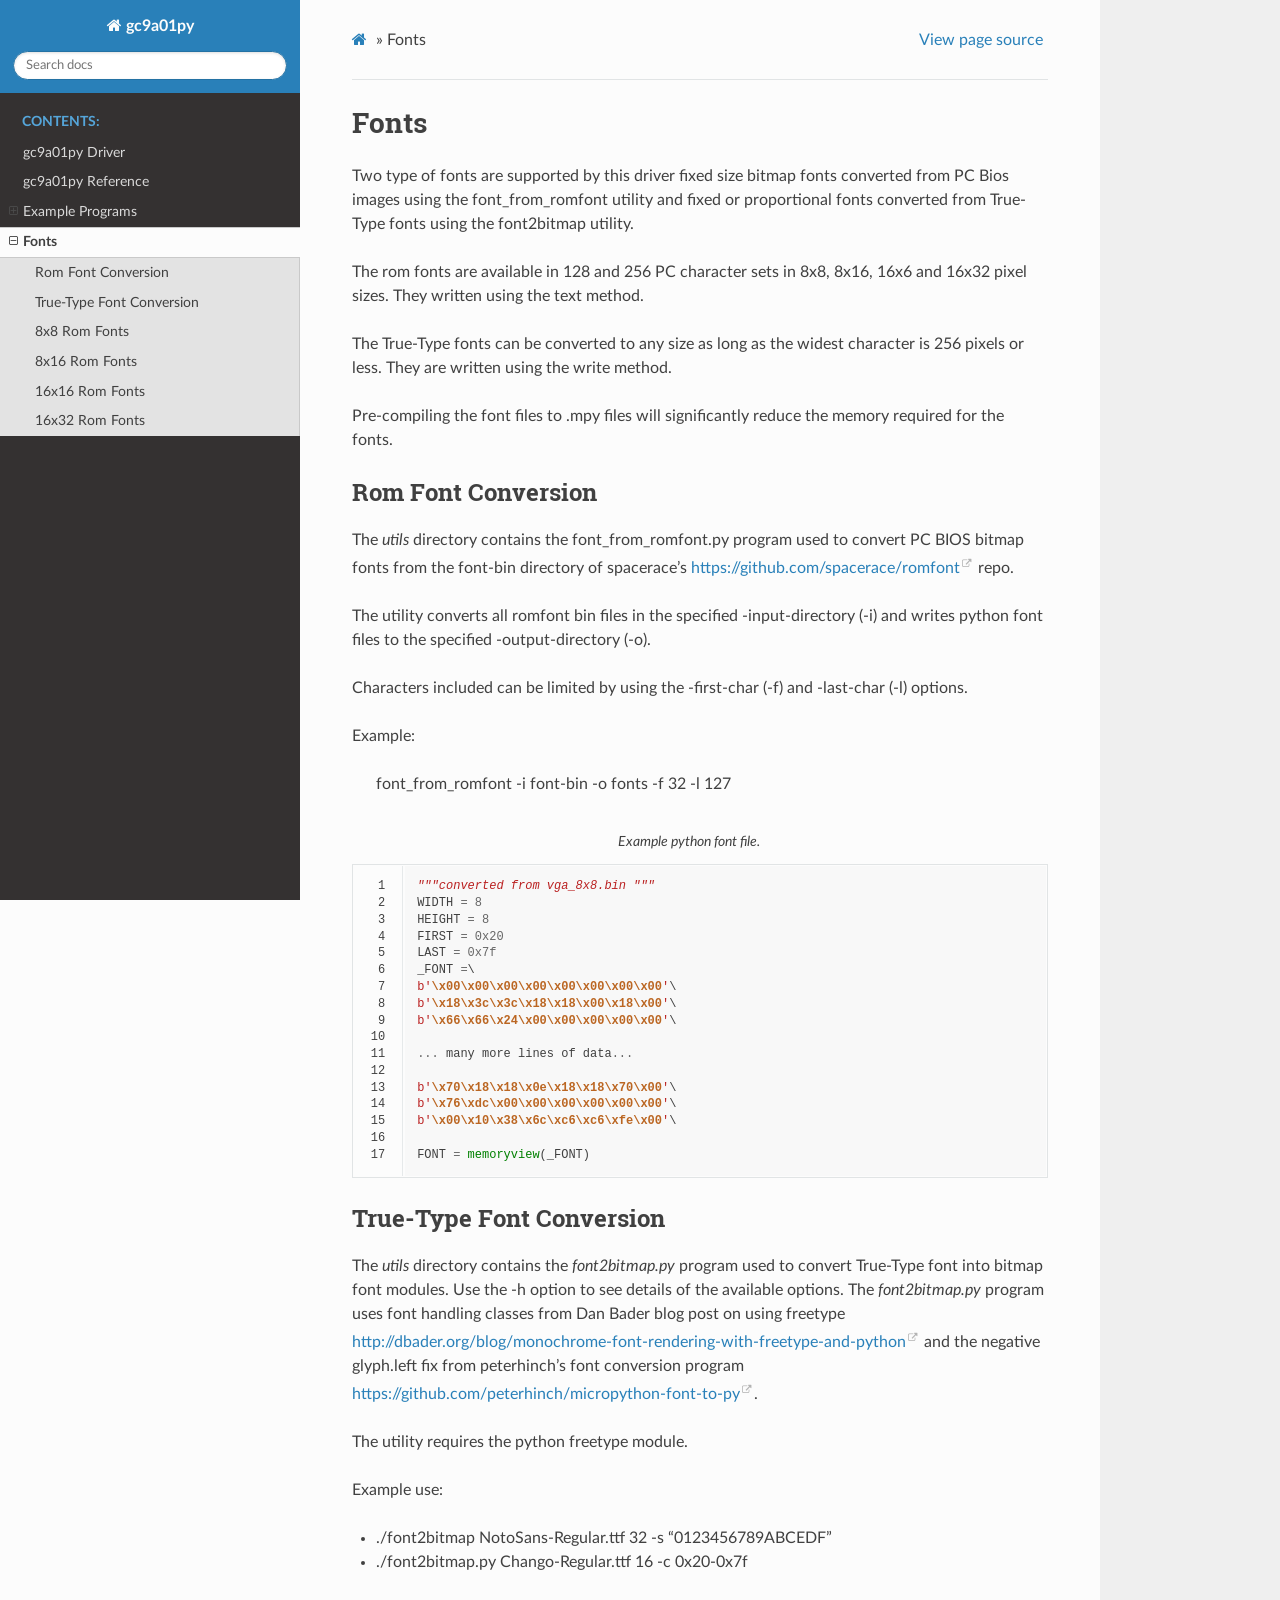
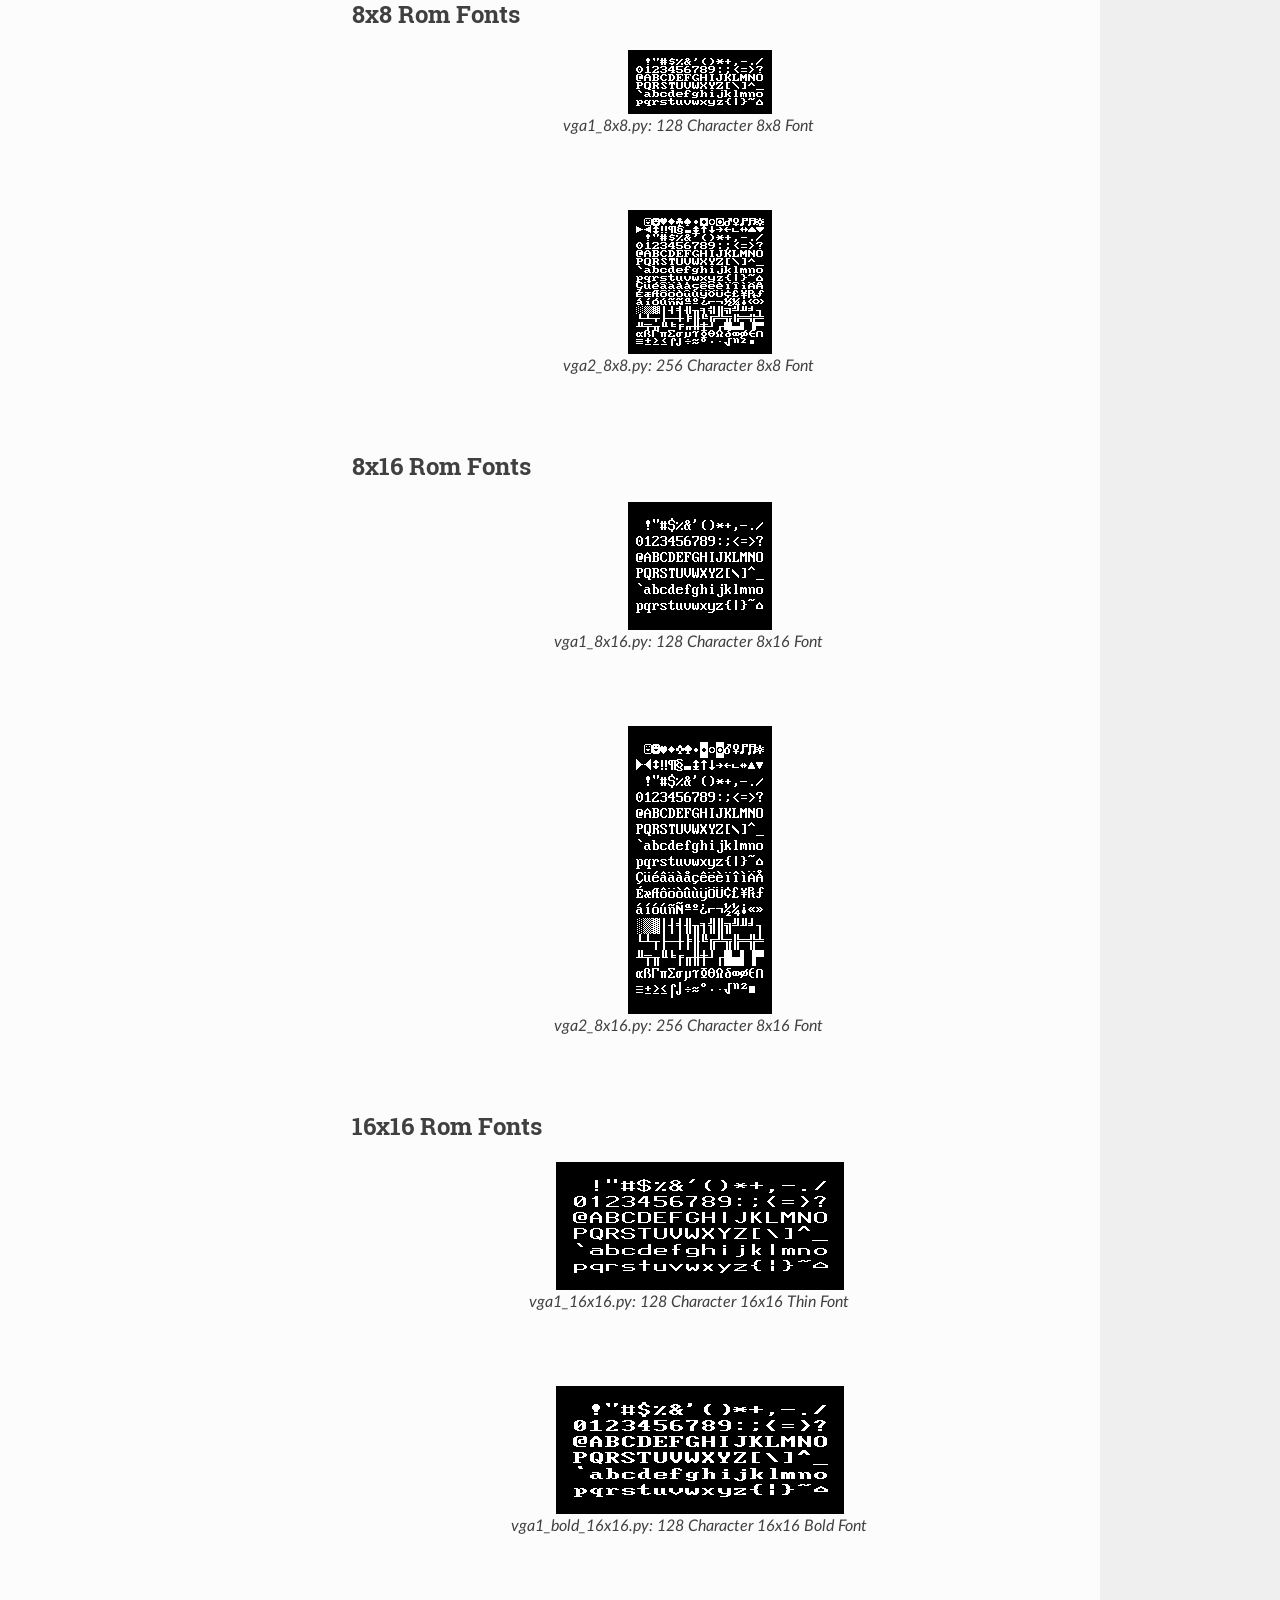
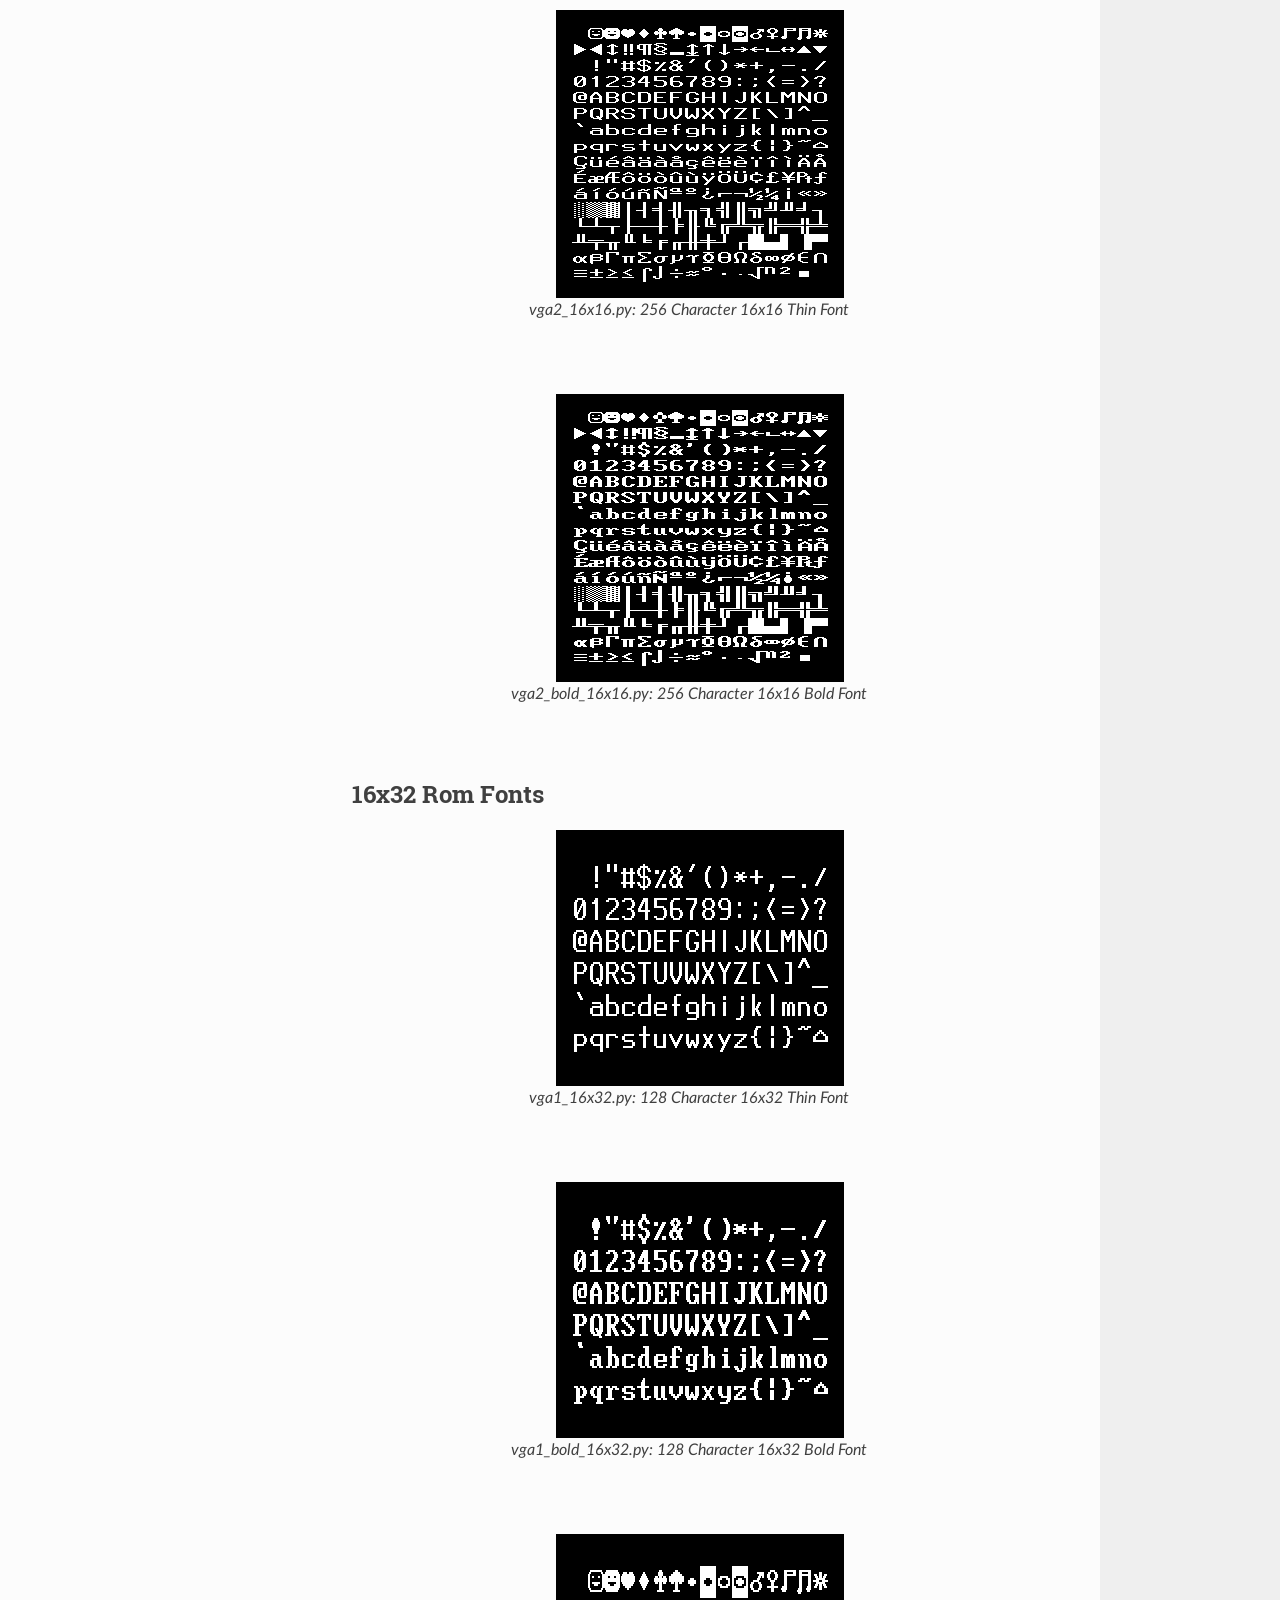
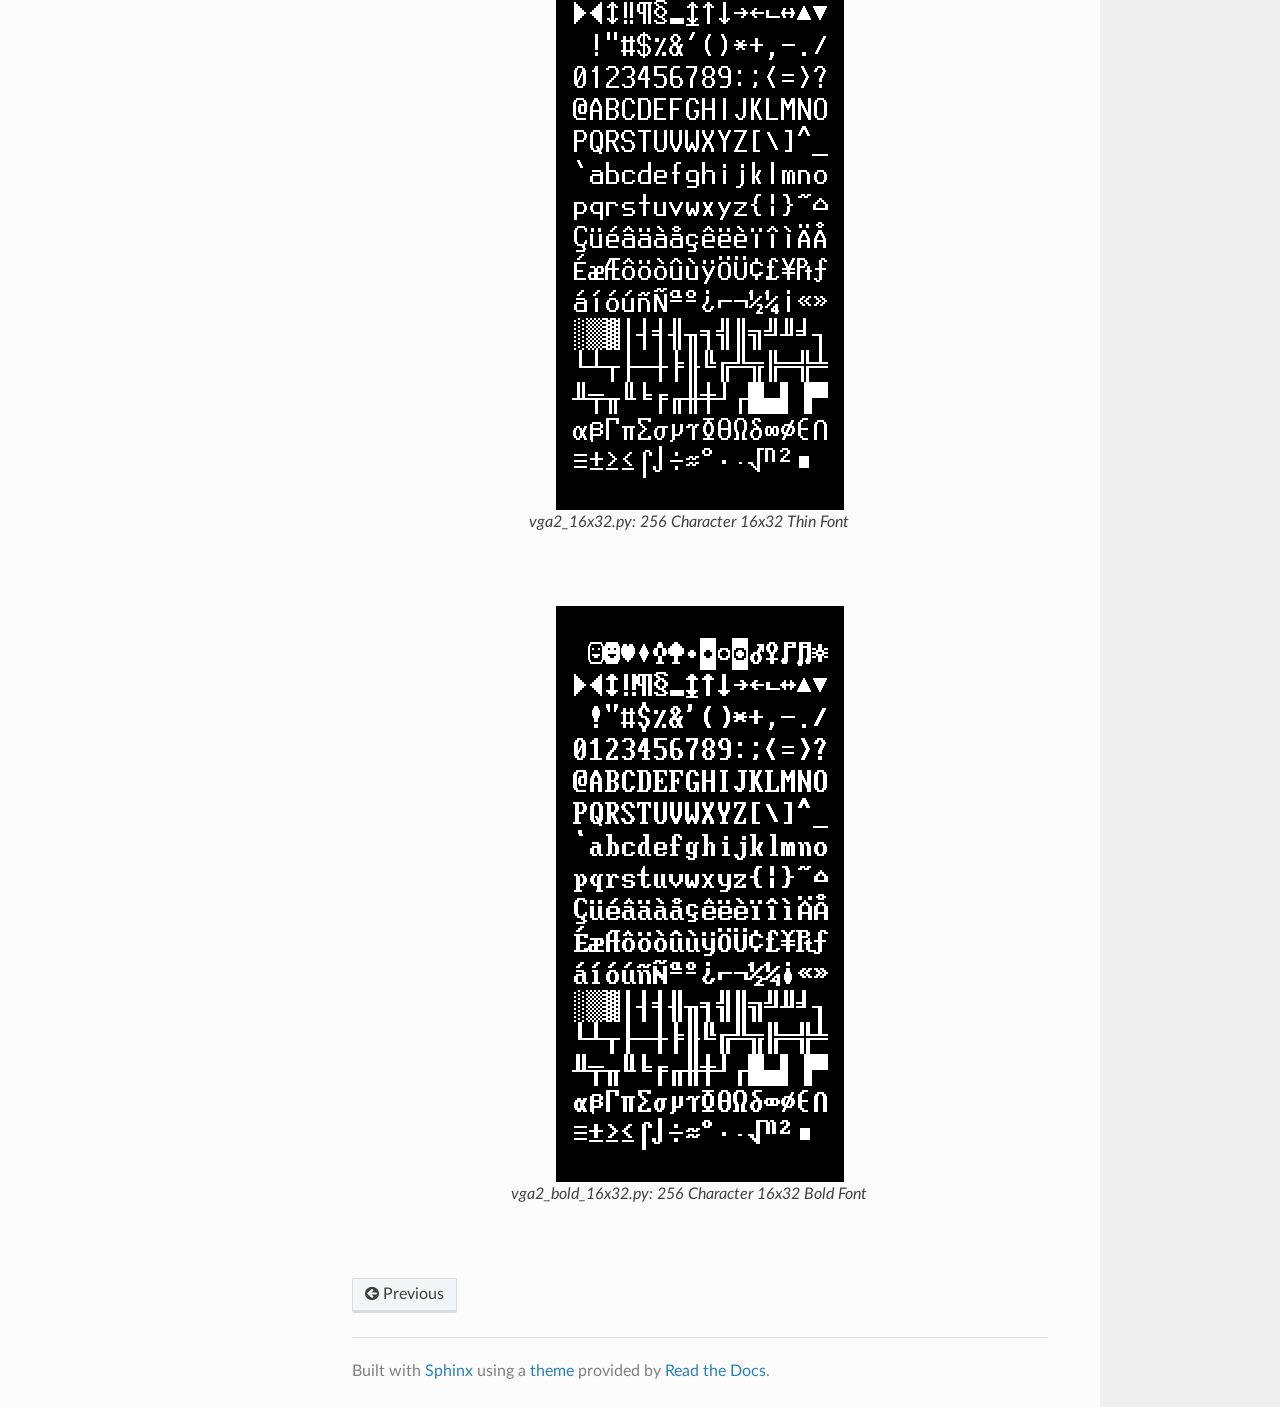
<file: status-button/lib/gc9a01py/docs/fonts.html>
<!DOCTYPE html>
<html class="writer-html5" lang="en" >
<head>
  <meta charset="utf-8" />
  
  <meta name="viewport" content="width=device-width, initial-scale=1.0" />
  
  <title>Fonts &mdash; gc9a01py 0.1.0 documentation</title>
  

  
  <link rel="stylesheet" href="_static/css/theme.css" type="text/css" />
  <link rel="stylesheet" href="_static/pygments.css" type="text/css" />

  
  

  
  

  

  
  <!--[if lt IE 9]>
    <script src="_static/js/html5shiv.min.js"></script>
  <![endif]-->
  
    
      <script type="text/javascript" id="documentation_options" data-url_root="./" src="_static/documentation_options.js"></script>
        <script src="_static/jquery.js"></script>
        <script src="_static/underscore.js"></script>
        <script src="_static/doctools.js"></script>
    
    <script type="text/javascript" src="_static/js/theme.js"></script>

    
    <link rel="index" title="Index" href="genindex.html" />
    <link rel="search" title="Search" href="search.html" />
    <link rel="prev" title="Example Programs" href="examples.html" /> 
</head>

<body class="wy-body-for-nav">

   
  <div class="wy-grid-for-nav">
    
    <nav data-toggle="wy-nav-shift" class="wy-nav-side">
      <div class="wy-side-scroll">
        <div class="wy-side-nav-search"  style="background: #2980B9" >
          

          
            <a href="index.html" class="icon icon-home"> gc9a01py
          

          
          </a>

          
            
            
          

          
<div role="search">
  <form id="rtd-search-form" class="wy-form" action="search.html" method="get">
    <input type="text" name="q" placeholder="Search docs" />
    <input type="hidden" name="check_keywords" value="yes" />
    <input type="hidden" name="area" value="default" />
  </form>
</div>

          
        </div>

        
        <div class="wy-menu wy-menu-vertical" data-spy="affix" role="navigation" aria-label="main navigation">
          
            
            
              
            
            
              <p class="caption"><span class="caption-text">Contents:</span></p>
<ul class="current">
<li class="toctree-l1"><a class="reference internal" href="index.html">gc9a01py Driver</a></li>
<li class="toctree-l1"><a class="reference internal" href="gc9a01py.html">gc9a01py Reference</a></li>
<li class="toctree-l1"><a class="reference internal" href="examples.html">Example Programs</a><ul>
<li class="toctree-l2"><a class="reference internal" href="examples.html#lines-py">lines.py</a></li>
<li class="toctree-l2"><a class="reference internal" href="examples.html#hello-py">hello.py</a></li>
<li class="toctree-l2"><a class="reference internal" href="examples.html#chars-py">chars.py</a></li>
<li class="toctree-l2"><a class="reference internal" href="examples.html#scroll-py">scroll.py</a></li>
<li class="toctree-l2"><a class="reference internal" href="examples.html#toasters-py">toasters.py</a></li>
<li class="toctree-l2"><a class="reference internal" href="examples.html#chango-py">Chango.py</a></li>
</ul>
</li>
<li class="toctree-l1 current"><a class="current reference internal" href="#">Fonts</a><ul>
<li class="toctree-l2"><a class="reference internal" href="#rom-font-conversion">Rom Font Conversion</a></li>
<li class="toctree-l2"><a class="reference internal" href="#true-type-font-conversion">True-Type Font Conversion</a></li>
<li class="toctree-l2"><a class="reference internal" href="#x8-rom-fonts">8x8 Rom Fonts</a></li>
<li class="toctree-l2"><a class="reference internal" href="#x16-rom-fonts">8x16 Rom Fonts</a></li>
<li class="toctree-l2"><a class="reference internal" href="#id1">16x16 Rom Fonts</a></li>
<li class="toctree-l2"><a class="reference internal" href="#x32-rom-fonts">16x32 Rom Fonts</a></li>
</ul>
</li>
</ul>

            
          
        </div>
        
      </div>
    </nav>

    <section data-toggle="wy-nav-shift" class="wy-nav-content-wrap">

      
      <nav class="wy-nav-top" aria-label="top navigation">
        
          <i data-toggle="wy-nav-top" class="fa fa-bars"></i>
          <a href="index.html">gc9a01py</a>
        
      </nav>


      <div class="wy-nav-content">
        
        <div class="rst-content style-external-links">
        
          

















<div role="navigation" aria-label="breadcrumbs navigation">

  <ul class="wy-breadcrumbs">
    
      <li><a href="index.html" class="icon icon-home"></a> &raquo;</li>
        
      <li>Fonts</li>
    
    
      <li class="wy-breadcrumbs-aside">
        
          
            <a href="_sources/fonts.rst.txt" rel="nofollow"> View page source</a>
          
        
      </li>
    
  </ul>

  
  <hr/>
</div>
          <div role="main" class="document" itemscope="itemscope" itemtype="http://schema.org/Article">
           <div itemprop="articleBody">
            
  <div class="section" id="fonts">
<h1>Fonts<a class="headerlink" href="#fonts" title="Permalink to this headline">¶</a></h1>
<p>Two type of fonts are supported by this driver fixed size bitmap fonts
converted from PC Bios images using the font_from_romfont utility and fixed or
proportional fonts converted from True-Type fonts using the font2bitmap
utility.</p>
<p>The rom fonts are available in 128 and 256 PC character sets in 8x8, 8x16, 16x6
and 16x32 pixel sizes. They written using the text method.</p>
<p>The True-Type fonts can be converted to any size as long as the widest
character is 256 pixels or less. They are written using the write method.</p>
<p>Pre-compiling the font files to .mpy files will significantly reduce the memory
required for the fonts.</p>
<div class="section" id="rom-font-conversion">
<h2>Rom Font Conversion<a class="headerlink" href="#rom-font-conversion" title="Permalink to this headline">¶</a></h2>
<p>The <cite>utils</cite> directory contains the font_from_romfont.py program used to convert
PC BIOS bitmap fonts from the font-bin directory of spacerace’s
<a class="reference external" href="https://github.com/spacerace/romfont">https://github.com/spacerace/romfont</a> repo.</p>
<p>The utility converts all romfont bin files in the specified -input-directory
(-i) and writes python font files to the specified -output-directory (-o).</p>
<p>Characters included can be limited by using the -first-char (-f) and -last-char
(-l) options.</p>
<p>Example:</p>
<blockquote>
<div><p>font_from_romfont -i font-bin -o fonts -f 32 -l 127</p>
</div></blockquote>
<div class="literal-block-wrapper docutils container" id="id2">
<div class="code-block-caption"><span class="caption-text">Example python font file.</span><a class="headerlink" href="#id2" title="Permalink to this code">¶</a></div>
<div class="highlight-python notranslate"><table class="highlighttable"><tr><td class="linenos"><div class="linenodiv"><pre><span class="normal"> 1</span>
<span class="normal"> 2</span>
<span class="normal"> 3</span>
<span class="normal"> 4</span>
<span class="normal"> 5</span>
<span class="normal"> 6</span>
<span class="normal"> 7</span>
<span class="normal"> 8</span>
<span class="normal"> 9</span>
<span class="normal">10</span>
<span class="normal">11</span>
<span class="normal">12</span>
<span class="normal">13</span>
<span class="normal">14</span>
<span class="normal">15</span>
<span class="normal">16</span>
<span class="normal">17</span></pre></div></td><td class="code"><div class="highlight"><pre><span></span><span class="sd">&quot;&quot;&quot;converted from vga_8x8.bin &quot;&quot;&quot;</span>
<span class="n">WIDTH</span> <span class="o">=</span> <span class="mi">8</span>
<span class="n">HEIGHT</span> <span class="o">=</span> <span class="mi">8</span>
<span class="n">FIRST</span> <span class="o">=</span> <span class="mh">0x20</span>
<span class="n">LAST</span> <span class="o">=</span> <span class="mh">0x7f</span>
<span class="n">_FONT</span> <span class="o">=</span>\
<span class="sa">b</span><span class="s1">&#39;</span><span class="se">\x00\x00\x00\x00\x00\x00\x00\x00</span><span class="s1">&#39;</span>\
<span class="sa">b</span><span class="s1">&#39;</span><span class="se">\x18\x3c\x3c\x18\x18\x00\x18\x00</span><span class="s1">&#39;</span>\
<span class="sa">b</span><span class="s1">&#39;</span><span class="se">\x66\x66\x24\x00\x00\x00\x00\x00</span><span class="s1">&#39;</span>\

<span class="o">...</span> <span class="n">many</span> <span class="n">more</span> <span class="n">lines</span> <span class="n">of</span> <span class="n">data</span><span class="o">...</span>

<span class="sa">b</span><span class="s1">&#39;</span><span class="se">\x70\x18\x18\x0e\x18\x18\x70\x00</span><span class="s1">&#39;</span>\
<span class="sa">b</span><span class="s1">&#39;</span><span class="se">\x76\xdc\x00\x00\x00\x00\x00\x00</span><span class="s1">&#39;</span>\
<span class="sa">b</span><span class="s1">&#39;</span><span class="se">\x00\x10\x38\x6c\xc6\xc6\xfe\x00</span><span class="s1">&#39;</span>\

<span class="n">FONT</span> <span class="o">=</span> <span class="nb">memoryview</span><span class="p">(</span><span class="n">_FONT</span><span class="p">)</span>
</pre></div>
</td></tr></table></div>
</div>
</div>
<div class="section" id="true-type-font-conversion">
<h2>True-Type Font Conversion<a class="headerlink" href="#true-type-font-conversion" title="Permalink to this headline">¶</a></h2>
<p>The <cite>utils</cite> directory contains the <cite>font2bitmap.py</cite> program used to convert
True-Type font into bitmap font modules. Use the -h option to see details of
the available options.  The <cite>font2bitmap.py</cite> program uses font handling classes
from Dan Bader blog post on using freetype
<a class="reference external" href="http://dbader.org/blog/monochrome-font-rendering-with-freetype-and-python">http://dbader.org/blog/monochrome-font-rendering-with-freetype-and-python</a> and
the negative glyph.left fix from peterhinch’s font conversion program
<a class="reference external" href="https://github.com/peterhinch/micropython-font-to-py">https://github.com/peterhinch/micropython-font-to-py</a>.</p>
<p>The utility requires the python freetype module.</p>
<p>Example use:</p>
<ul class="simple">
<li><p>./font2bitmap NotoSans-Regular.ttf 32 -s “0123456789ABCEDF”</p></li>
<li><p>./font2bitmap.py Chango-Regular.ttf 16 -c 0x20-0x7f</p></li>
</ul>
</div>
<div class="section" id="x8-rom-fonts">
<h2>8x8 Rom Fonts<a class="headerlink" href="#x8-rom-fonts" title="Permalink to this headline">¶</a></h2>
<div class="figure align-center" id="id3">
<img alt="_images/vga1_8x8.png" src="_images/vga1_8x8.png" />
<p class="caption"><span class="caption-text">vga1_8x8.py: 128 Character 8x8 Font</span><a class="headerlink" href="#id3" title="Permalink to this image">¶</a></p>
</div>
<div class="line-block">
<div class="line"><br /></div>
</div>
<div class="figure align-center" id="id4">
<img alt="_images/vga2_8x8.png" src="_images/vga2_8x8.png" />
<p class="caption"><span class="caption-text">vga2_8x8.py: 256 Character 8x8 Font</span><a class="headerlink" href="#id4" title="Permalink to this image">¶</a></p>
</div>
<div class="line-block">
<div class="line"><br /></div>
</div>
</div>
<div class="section" id="x16-rom-fonts">
<h2>8x16 Rom Fonts<a class="headerlink" href="#x16-rom-fonts" title="Permalink to this headline">¶</a></h2>
<div class="figure align-center" id="id5">
<img alt="_images/vga1_8x16.png" src="_images/vga1_8x16.png" />
<p class="caption"><span class="caption-text">vga1_8x16.py: 128 Character 8x16 Font</span><a class="headerlink" href="#id5" title="Permalink to this image">¶</a></p>
</div>
<div class="line-block">
<div class="line"><br /></div>
</div>
<div class="figure align-center" id="id6">
<img alt="_images/vga2_8x16.png" src="_images/vga2_8x16.png" />
<p class="caption"><span class="caption-text">vga2_8x16.py: 256 Character 8x16 Font</span><a class="headerlink" href="#id6" title="Permalink to this image">¶</a></p>
</div>
<div class="line-block">
<div class="line"><br /></div>
</div>
</div>
<div class="section" id="id1">
<h2>16x16 Rom Fonts<a class="headerlink" href="#id1" title="Permalink to this headline">¶</a></h2>
<div class="figure align-center" id="id7">
<img alt="_images/vga1_16x16.png" src="_images/vga1_16x16.png" />
<p class="caption"><span class="caption-text">vga1_16x16.py: 128 Character 16x16 Thin Font</span><a class="headerlink" href="#id7" title="Permalink to this image">¶</a></p>
</div>
<div class="line-block">
<div class="line"><br /></div>
</div>
<div class="figure align-center" id="id8">
<img alt="_images/vga1_bold_16x16.png" src="_images/vga1_bold_16x16.png" />
<p class="caption"><span class="caption-text">vga1_bold_16x16.py: 128 Character 16x16 Bold Font</span><a class="headerlink" href="#id8" title="Permalink to this image">¶</a></p>
</div>
<div class="line-block">
<div class="line"><br /></div>
</div>
<div class="figure align-center" id="id9">
<img alt="_images/vga2_16x16.png" src="_images/vga2_16x16.png" />
<p class="caption"><span class="caption-text">vga2_16x16.py: 256 Character 16x16 Thin Font</span><a class="headerlink" href="#id9" title="Permalink to this image">¶</a></p>
</div>
<div class="line-block">
<div class="line"><br /></div>
</div>
<div class="figure align-center" id="id10">
<img alt="_images/vga2_bold_16x16.png" src="_images/vga2_bold_16x16.png" />
<p class="caption"><span class="caption-text">vga2_bold_16x16.py: 256 Character 16x16 Bold Font</span><a class="headerlink" href="#id10" title="Permalink to this image">¶</a></p>
</div>
<div class="line-block">
<div class="line"><br /></div>
</div>
</div>
<div class="section" id="x32-rom-fonts">
<h2>16x32 Rom Fonts<a class="headerlink" href="#x32-rom-fonts" title="Permalink to this headline">¶</a></h2>
<div class="figure align-center" id="id11">
<img alt="_images/vga1_16x32.png" src="_images/vga1_16x32.png" />
<p class="caption"><span class="caption-text">vga1_16x32.py: 128 Character 16x32 Thin Font</span><a class="headerlink" href="#id11" title="Permalink to this image">¶</a></p>
</div>
<div class="line-block">
<div class="line"><br /></div>
</div>
<div class="figure align-center" id="id12">
<img alt="_images/vga1_bold_16x32.png" src="_images/vga1_bold_16x32.png" />
<p class="caption"><span class="caption-text">vga1_bold_16x32.py: 128 Character 16x32 Bold Font</span><a class="headerlink" href="#id12" title="Permalink to this image">¶</a></p>
</div>
<div class="line-block">
<div class="line"><br /></div>
</div>
<div class="figure align-center" id="id13">
<img alt="_images/vga2_16x32.png" src="_images/vga2_16x32.png" />
<p class="caption"><span class="caption-text">vga2_16x32.py: 256 Character 16x32 Thin Font</span><a class="headerlink" href="#id13" title="Permalink to this image">¶</a></p>
</div>
<div class="line-block">
<div class="line"><br /></div>
</div>
<div class="figure align-center" id="id14">
<img alt="_images/vga2_bold_16x32.png" src="_images/vga2_bold_16x32.png" />
<p class="caption"><span class="caption-text">vga2_bold_16x32.py: 256 Character 16x32 Bold Font</span><a class="headerlink" href="#id14" title="Permalink to this image">¶</a></p>
</div>
<div class="line-block">
<div class="line"><br /></div>
</div>
</div>
</div>


           </div>
           
          </div>
          <footer>
    <div class="rst-footer-buttons" role="navigation" aria-label="footer navigation">
        <a href="examples.html" class="btn btn-neutral float-left" title="Example Programs" accesskey="p" rel="prev"><span class="fa fa-arrow-circle-left" aria-hidden="true"></span> Previous</a>
    </div>

  <hr/>

  <div role="contentinfo">
    <p>

    </p>
  </div>
    
    
    
    Built with <a href="https://www.sphinx-doc.org/">Sphinx</a> using a
    
    <a href="https://github.com/readthedocs/sphinx_rtd_theme">theme</a>
    
    provided by <a href="https://readthedocs.org">Read the Docs</a>. 

</footer>
        </div>
      </div>

    </section>

  </div>
  

  <script type="text/javascript">
      jQuery(function () {
          SphinxRtdTheme.Navigation.enable(true);
      });
  </script>

  
  
    
   

</body>
</html>
</file>
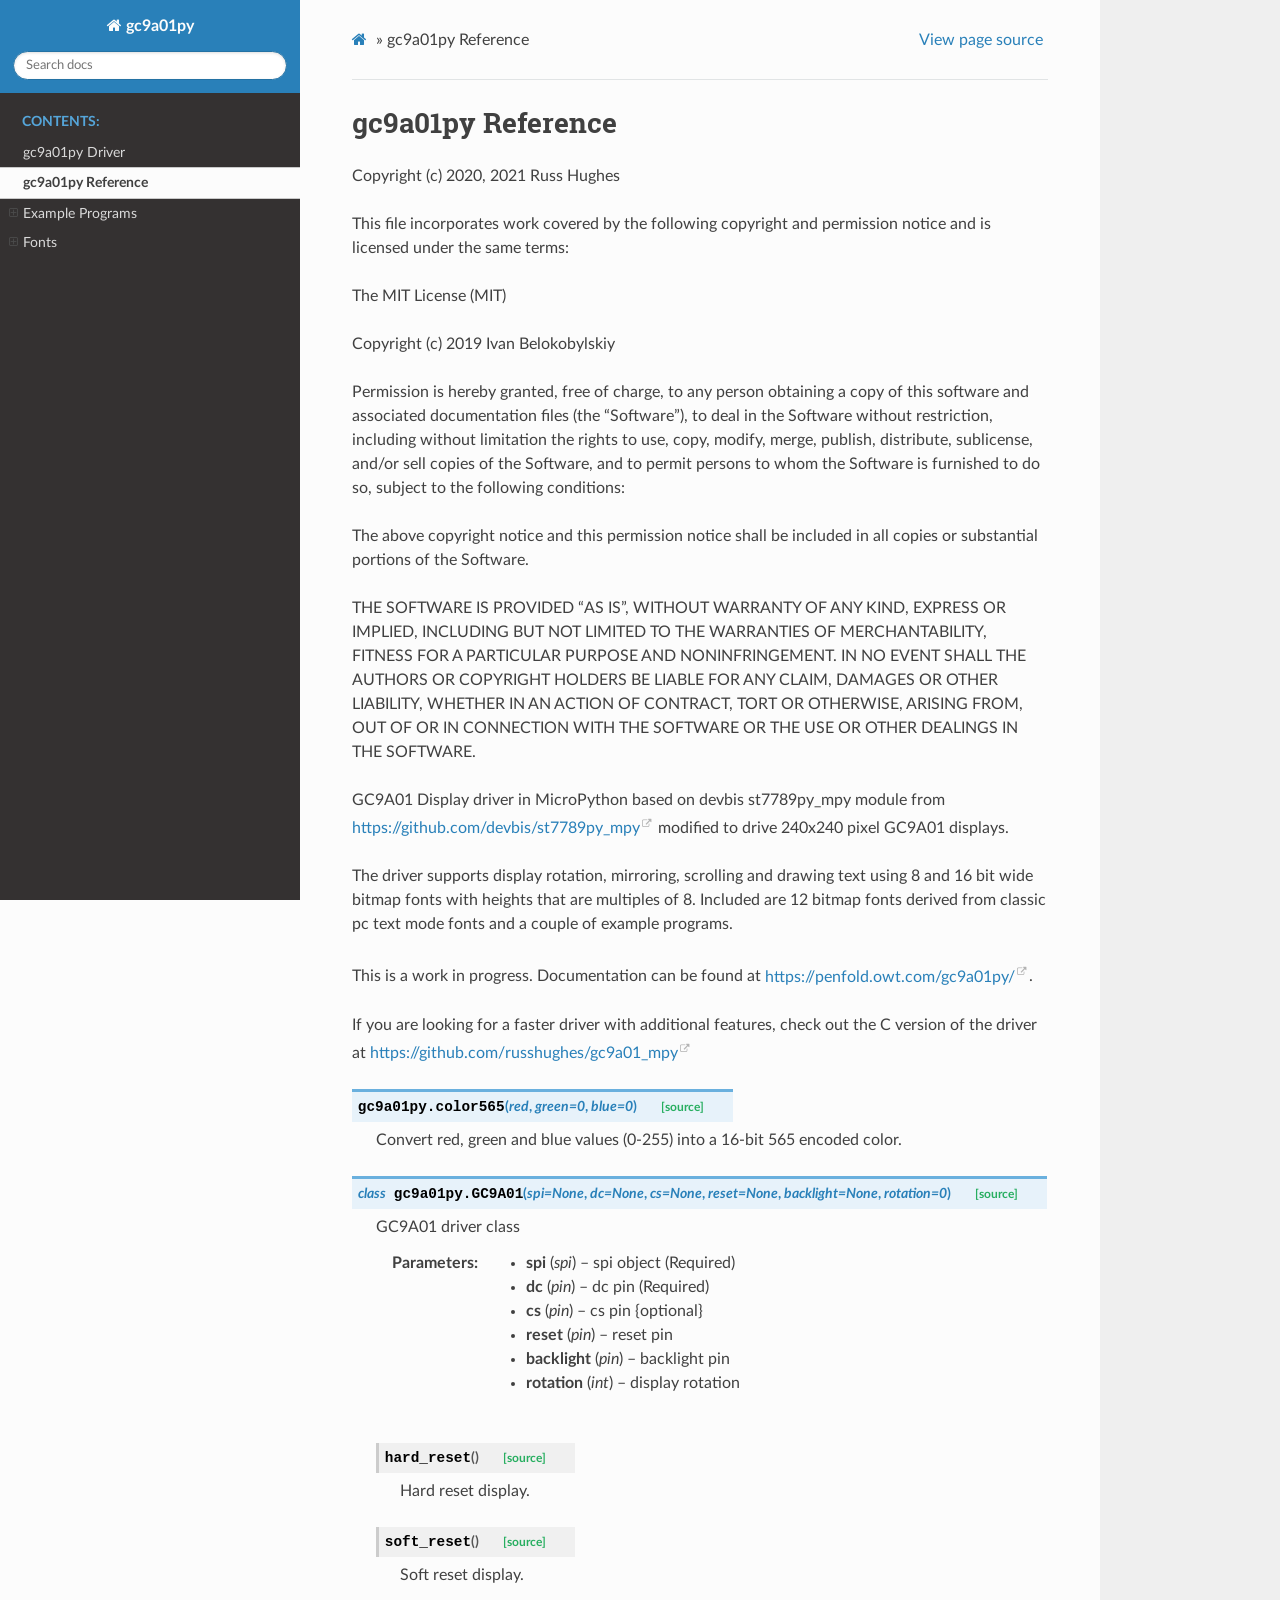
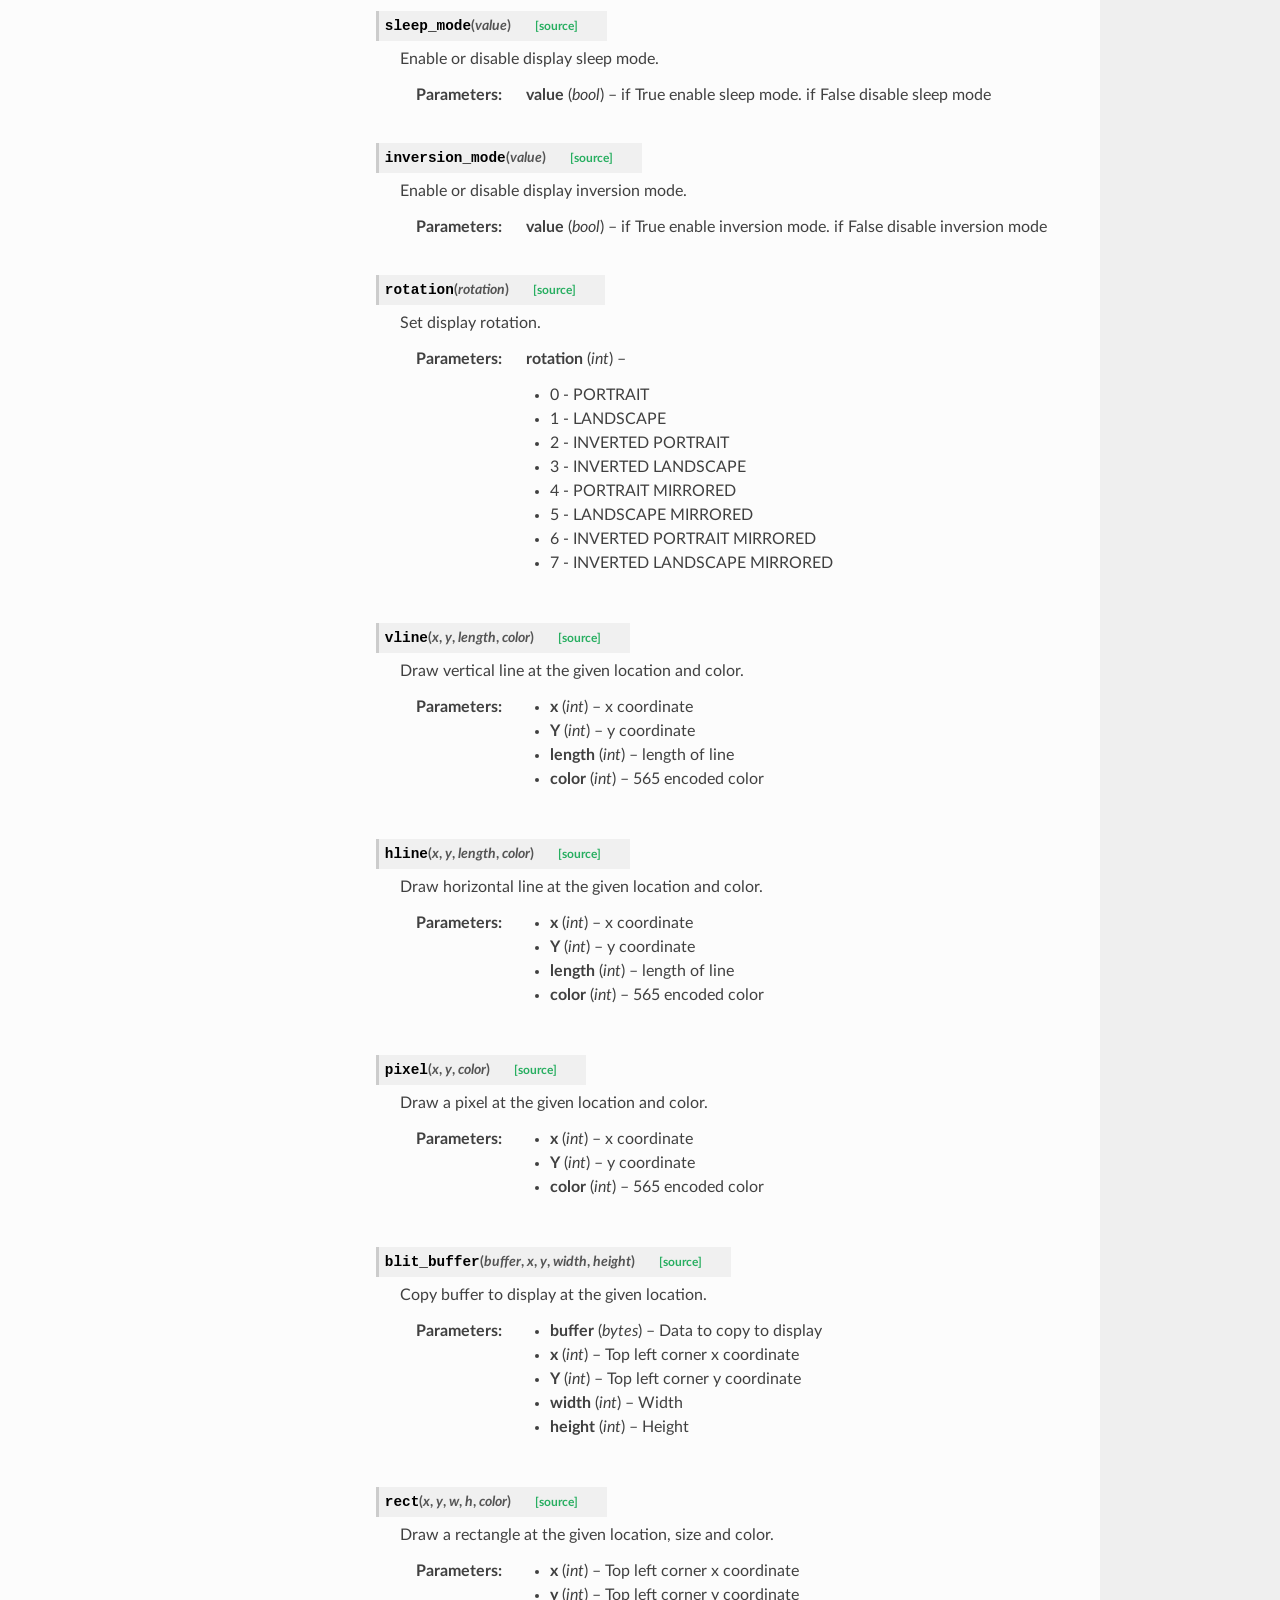
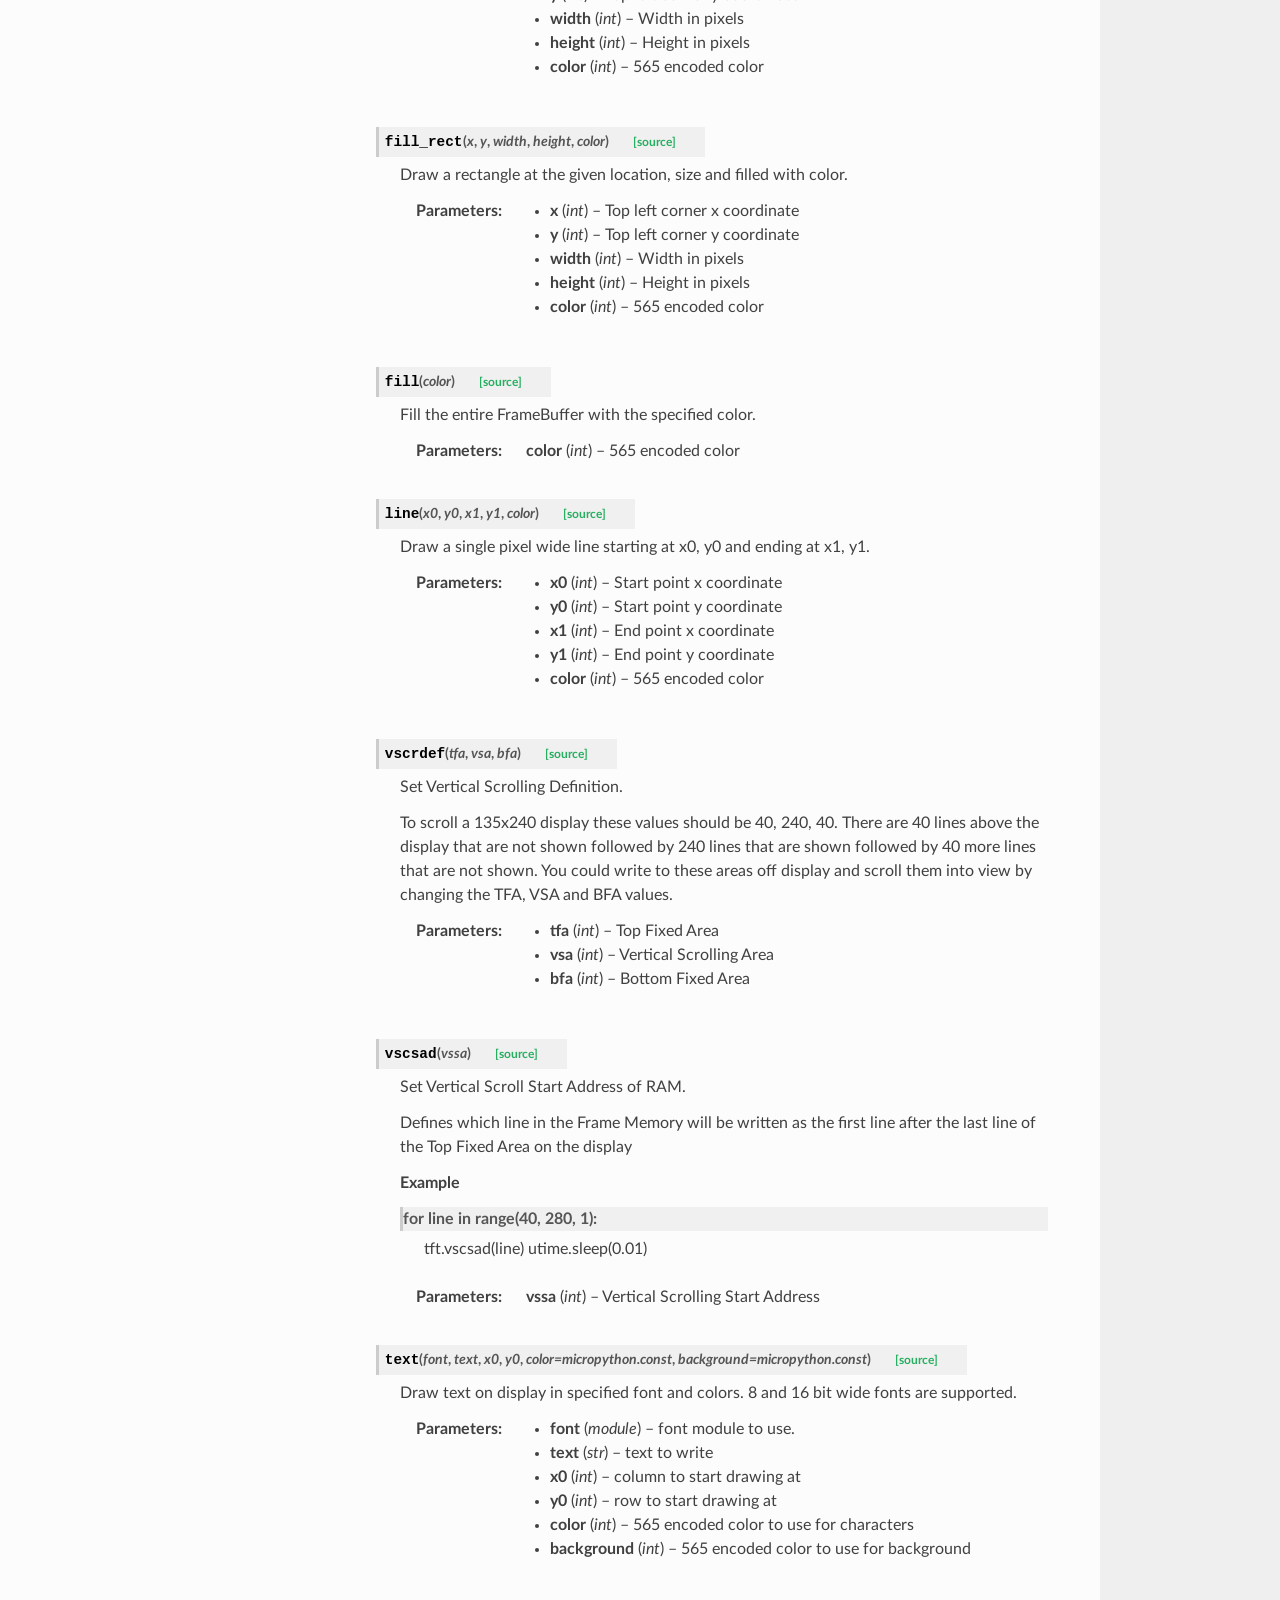
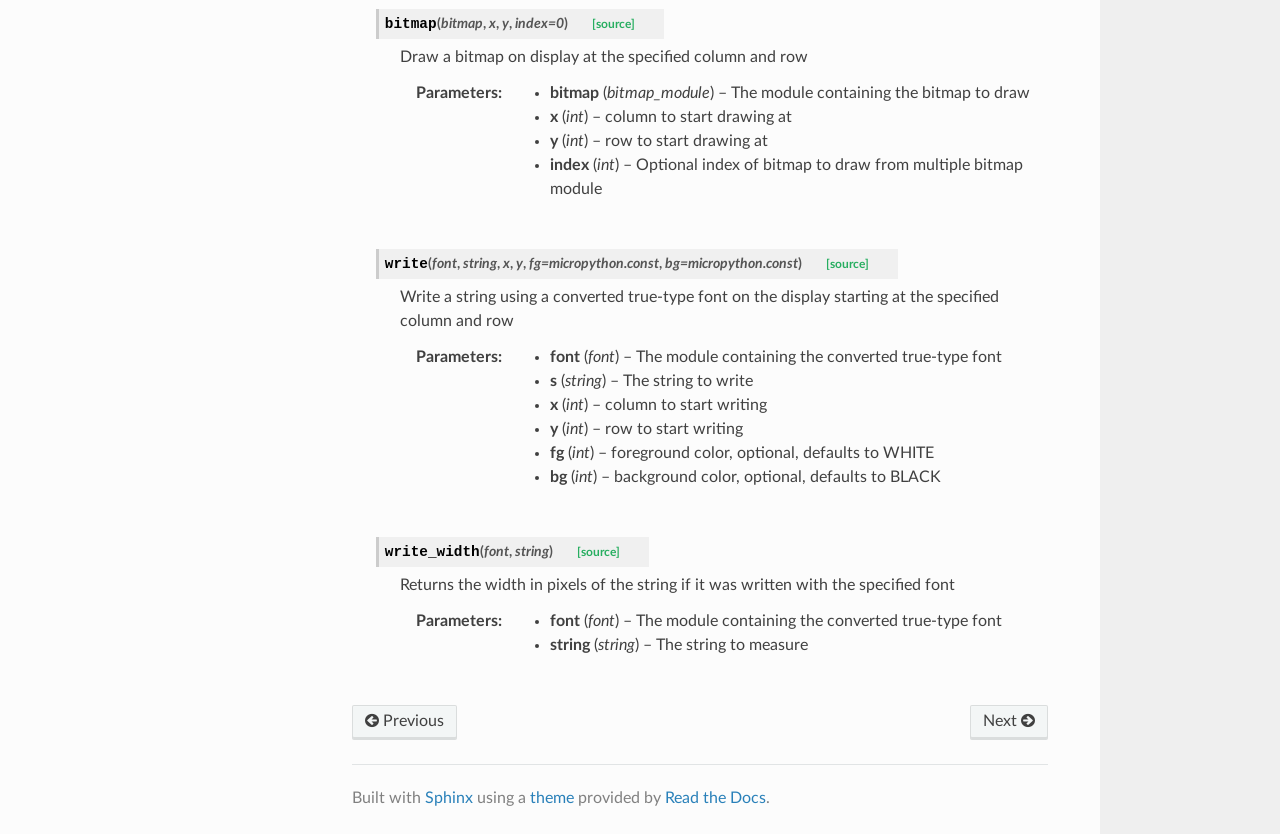
<file: status-button/lib/gc9a01py/docs/gc9a01py.html>
<!DOCTYPE html>
<html class="writer-html5" lang="en" >
<head>
  <meta charset="utf-8" />
  
  <meta name="viewport" content="width=device-width, initial-scale=1.0" />
  
  <title>gc9a01py Reference &mdash; gc9a01py 0.1.0 documentation</title>
  

  
  <link rel="stylesheet" href="_static/css/theme.css" type="text/css" />
  <link rel="stylesheet" href="_static/pygments.css" type="text/css" />

  
  

  
  

  

  
  <!--[if lt IE 9]>
    <script src="_static/js/html5shiv.min.js"></script>
  <![endif]-->
  
    
      <script type="text/javascript" id="documentation_options" data-url_root="./" src="_static/documentation_options.js"></script>
        <script src="_static/jquery.js"></script>
        <script src="_static/underscore.js"></script>
        <script src="_static/doctools.js"></script>
    
    <script type="text/javascript" src="_static/js/theme.js"></script>

    
    <link rel="index" title="Index" href="genindex.html" />
    <link rel="search" title="Search" href="search.html" />
    <link rel="next" title="Example Programs" href="examples.html" />
    <link rel="prev" title="gc9a01py Driver" href="index.html" /> 
</head>

<body class="wy-body-for-nav">

   
  <div class="wy-grid-for-nav">
    
    <nav data-toggle="wy-nav-shift" class="wy-nav-side">
      <div class="wy-side-scroll">
        <div class="wy-side-nav-search"  style="background: #2980B9" >
          

          
            <a href="index.html" class="icon icon-home"> gc9a01py
          

          
          </a>

          
            
            
          

          
<div role="search">
  <form id="rtd-search-form" class="wy-form" action="search.html" method="get">
    <input type="text" name="q" placeholder="Search docs" />
    <input type="hidden" name="check_keywords" value="yes" />
    <input type="hidden" name="area" value="default" />
  </form>
</div>

          
        </div>

        
        <div class="wy-menu wy-menu-vertical" data-spy="affix" role="navigation" aria-label="main navigation">
          
            
            
              
            
            
              <p class="caption"><span class="caption-text">Contents:</span></p>
<ul class="current">
<li class="toctree-l1"><a class="reference internal" href="index.html">gc9a01py Driver</a></li>
<li class="toctree-l1 current"><a class="current reference internal" href="#">gc9a01py Reference</a></li>
<li class="toctree-l1"><a class="reference internal" href="examples.html">Example Programs</a><ul>
<li class="toctree-l2"><a class="reference internal" href="examples.html#lines-py">lines.py</a></li>
<li class="toctree-l2"><a class="reference internal" href="examples.html#hello-py">hello.py</a></li>
<li class="toctree-l2"><a class="reference internal" href="examples.html#chars-py">chars.py</a></li>
<li class="toctree-l2"><a class="reference internal" href="examples.html#scroll-py">scroll.py</a></li>
<li class="toctree-l2"><a class="reference internal" href="examples.html#toasters-py">toasters.py</a></li>
<li class="toctree-l2"><a class="reference internal" href="examples.html#chango-py">Chango.py</a></li>
</ul>
</li>
<li class="toctree-l1"><a class="reference internal" href="fonts.html">Fonts</a><ul>
<li class="toctree-l2"><a class="reference internal" href="fonts.html#rom-font-conversion">Rom Font Conversion</a></li>
<li class="toctree-l2"><a class="reference internal" href="fonts.html#true-type-font-conversion">True-Type Font Conversion</a></li>
<li class="toctree-l2"><a class="reference internal" href="fonts.html#x8-rom-fonts">8x8 Rom Fonts</a></li>
<li class="toctree-l2"><a class="reference internal" href="fonts.html#x16-rom-fonts">8x16 Rom Fonts</a></li>
<li class="toctree-l2"><a class="reference internal" href="fonts.html#id1">16x16 Rom Fonts</a></li>
<li class="toctree-l2"><a class="reference internal" href="fonts.html#x32-rom-fonts">16x32 Rom Fonts</a></li>
</ul>
</li>
</ul>

            
          
        </div>
        
      </div>
    </nav>

    <section data-toggle="wy-nav-shift" class="wy-nav-content-wrap">

      
      <nav class="wy-nav-top" aria-label="top navigation">
        
          <i data-toggle="wy-nav-top" class="fa fa-bars"></i>
          <a href="index.html">gc9a01py</a>
        
      </nav>


      <div class="wy-nav-content">
        
        <div class="rst-content style-external-links">
        
          

















<div role="navigation" aria-label="breadcrumbs navigation">

  <ul class="wy-breadcrumbs">
    
      <li><a href="index.html" class="icon icon-home"></a> &raquo;</li>
        
      <li>gc9a01py Reference</li>
    
    
      <li class="wy-breadcrumbs-aside">
        
          
            <a href="_sources/gc9a01py.rst.txt" rel="nofollow"> View page source</a>
          
        
      </li>
    
  </ul>

  
  <hr/>
</div>
          <div role="main" class="document" itemscope="itemscope" itemtype="http://schema.org/Article">
           <div itemprop="articleBody">
            
  <div class="section" id="module-gc9a01py">
<span id="gc9a01py-reference"></span><h1>gc9a01py Reference<a class="headerlink" href="#module-gc9a01py" title="Permalink to this headline">¶</a></h1>
<p>Copyright (c) 2020, 2021 Russ Hughes</p>
<p>This file incorporates work covered by the following copyright and
permission notice and is licensed under the same terms:</p>
<p>The MIT License (MIT)</p>
<p>Copyright (c) 2019 Ivan Belokobylskiy</p>
<p>Permission is hereby granted, free of charge, to any person obtaining a copy
of this software and associated documentation files (the “Software”), to deal
in the Software without restriction, including without limitation the rights
to use, copy, modify, merge, publish, distribute, sublicense, and/or sell
copies of the Software, and to permit persons to whom the Software is
furnished to do so, subject to the following conditions:</p>
<p>The above copyright notice and this permission notice shall be included in
all copies or substantial portions of the Software.</p>
<p>THE SOFTWARE IS PROVIDED “AS IS”, WITHOUT WARRANTY OF ANY KIND, EXPRESS OR
IMPLIED, INCLUDING BUT NOT LIMITED TO THE WARRANTIES OF MERCHANTABILITY,
FITNESS FOR A PARTICULAR PURPOSE AND NONINFRINGEMENT. IN NO EVENT SHALL THE
AUTHORS OR COPYRIGHT HOLDERS BE LIABLE FOR ANY CLAIM, DAMAGES OR OTHER
LIABILITY, WHETHER IN AN ACTION OF CONTRACT, TORT OR OTHERWISE, ARISING FROM,
OUT OF OR IN CONNECTION WITH THE SOFTWARE OR THE USE OR OTHER DEALINGS IN
THE SOFTWARE.</p>
<p>GC9A01 Display driver in MicroPython based on devbis st7789py_mpy module from
<a class="reference external" href="https://github.com/devbis/st7789py_mpy">https://github.com/devbis/st7789py_mpy</a> modified to drive 240x240 pixel GC9A01
displays.</p>
<p>The driver supports display rotation, mirroring, scrolling and drawing text
using 8 and 16 bit wide bitmap fonts with heights that are multiples of 8.
Included are 12 bitmap fonts derived from classic pc text mode fonts and a
couple of example programs.</p>
<p>This is a work in progress. Documentation can be found at
<a class="reference external" href="https://penfold.owt.com/gc9a01py/">https://penfold.owt.com/gc9a01py/</a>.</p>
<p>If you are looking for a faster driver with additional features, check out the
C version of the driver at <a class="reference external" href="https://github.com/russhughes/gc9a01_mpy">https://github.com/russhughes/gc9a01_mpy</a></p>
<dl class="py function">
<dt id="gc9a01py.color565">
<code class="sig-prename descclassname"><span class="pre">gc9a01py.</span></code><code class="sig-name descname"><span class="pre">color565</span></code><span class="sig-paren">(</span><em class="sig-param"><span class="n"><span class="pre">red</span></span></em>, <em class="sig-param"><span class="n"><span class="pre">green</span></span><span class="o"><span class="pre">=</span></span><span class="default_value"><span class="pre">0</span></span></em>, <em class="sig-param"><span class="n"><span class="pre">blue</span></span><span class="o"><span class="pre">=</span></span><span class="default_value"><span class="pre">0</span></span></em><span class="sig-paren">)</span><a class="reference internal" href="_modules/gc9a01py.html#color565"><span class="viewcode-link"><span class="pre">[source]</span></span></a><a class="headerlink" href="#gc9a01py.color565" title="Permalink to this definition">¶</a></dt>
<dd><p>Convert red, green and blue values (0-255) into a 16-bit 565 encoded color.</p>
</dd></dl>

<dl class="py class">
<dt id="gc9a01py.GC9A01">
<em class="property"><span class="pre">class</span> </em><code class="sig-prename descclassname"><span class="pre">gc9a01py.</span></code><code class="sig-name descname"><span class="pre">GC9A01</span></code><span class="sig-paren">(</span><em class="sig-param"><span class="n"><span class="pre">spi</span></span><span class="o"><span class="pre">=</span></span><span class="default_value"><span class="pre">None</span></span></em>, <em class="sig-param"><span class="n"><span class="pre">dc</span></span><span class="o"><span class="pre">=</span></span><span class="default_value"><span class="pre">None</span></span></em>, <em class="sig-param"><span class="n"><span class="pre">cs</span></span><span class="o"><span class="pre">=</span></span><span class="default_value"><span class="pre">None</span></span></em>, <em class="sig-param"><span class="n"><span class="pre">reset</span></span><span class="o"><span class="pre">=</span></span><span class="default_value"><span class="pre">None</span></span></em>, <em class="sig-param"><span class="n"><span class="pre">backlight</span></span><span class="o"><span class="pre">=</span></span><span class="default_value"><span class="pre">None</span></span></em>, <em class="sig-param"><span class="n"><span class="pre">rotation</span></span><span class="o"><span class="pre">=</span></span><span class="default_value"><span class="pre">0</span></span></em><span class="sig-paren">)</span><a class="reference internal" href="_modules/gc9a01py.html#GC9A01"><span class="viewcode-link"><span class="pre">[source]</span></span></a><a class="headerlink" href="#gc9a01py.GC9A01" title="Permalink to this definition">¶</a></dt>
<dd><p>GC9A01 driver class</p>
<dl class="field-list simple">
<dt class="field-odd">Parameters</dt>
<dd class="field-odd"><ul class="simple">
<li><p><strong>spi</strong> (<em>spi</em>) – spi object (Required)</p></li>
<li><p><strong>dc</strong> (<em>pin</em>) – dc pin (Required)</p></li>
<li><p><strong>cs</strong> (<em>pin</em>) – cs pin {optional}</p></li>
<li><p><strong>reset</strong> (<em>pin</em>) – reset pin</p></li>
<li><p><strong>backlight</strong> (<em>pin</em>) – backlight pin</p></li>
<li><p><strong>rotation</strong> (<em>int</em>) – display rotation</p></li>
</ul>
</dd>
</dl>
<dl class="py method">
<dt id="gc9a01py.GC9A01.hard_reset">
<code class="sig-name descname"><span class="pre">hard_reset</span></code><span class="sig-paren">(</span><span class="sig-paren">)</span><a class="reference internal" href="_modules/gc9a01py.html#GC9A01.hard_reset"><span class="viewcode-link"><span class="pre">[source]</span></span></a><a class="headerlink" href="#gc9a01py.GC9A01.hard_reset" title="Permalink to this definition">¶</a></dt>
<dd><p>Hard reset display.</p>
</dd></dl>

<dl class="py method">
<dt id="gc9a01py.GC9A01.soft_reset">
<code class="sig-name descname"><span class="pre">soft_reset</span></code><span class="sig-paren">(</span><span class="sig-paren">)</span><a class="reference internal" href="_modules/gc9a01py.html#GC9A01.soft_reset"><span class="viewcode-link"><span class="pre">[source]</span></span></a><a class="headerlink" href="#gc9a01py.GC9A01.soft_reset" title="Permalink to this definition">¶</a></dt>
<dd><p>Soft reset display.</p>
</dd></dl>

<dl class="py method">
<dt id="gc9a01py.GC9A01.sleep_mode">
<code class="sig-name descname"><span class="pre">sleep_mode</span></code><span class="sig-paren">(</span><em class="sig-param"><span class="n"><span class="pre">value</span></span></em><span class="sig-paren">)</span><a class="reference internal" href="_modules/gc9a01py.html#GC9A01.sleep_mode"><span class="viewcode-link"><span class="pre">[source]</span></span></a><a class="headerlink" href="#gc9a01py.GC9A01.sleep_mode" title="Permalink to this definition">¶</a></dt>
<dd><p>Enable or disable display sleep mode.</p>
<dl class="field-list simple">
<dt class="field-odd">Parameters</dt>
<dd class="field-odd"><p><strong>value</strong> (<em>bool</em>) – if True enable sleep mode.
if False disable sleep mode</p>
</dd>
</dl>
</dd></dl>

<dl class="py method">
<dt id="gc9a01py.GC9A01.inversion_mode">
<code class="sig-name descname"><span class="pre">inversion_mode</span></code><span class="sig-paren">(</span><em class="sig-param"><span class="n"><span class="pre">value</span></span></em><span class="sig-paren">)</span><a class="reference internal" href="_modules/gc9a01py.html#GC9A01.inversion_mode"><span class="viewcode-link"><span class="pre">[source]</span></span></a><a class="headerlink" href="#gc9a01py.GC9A01.inversion_mode" title="Permalink to this definition">¶</a></dt>
<dd><p>Enable or disable display inversion mode.</p>
<dl class="field-list simple">
<dt class="field-odd">Parameters</dt>
<dd class="field-odd"><p><strong>value</strong> (<em>bool</em>) – if True enable inversion mode.
if False disable inversion mode</p>
</dd>
</dl>
</dd></dl>

<dl class="py method">
<dt id="gc9a01py.GC9A01.rotation">
<code class="sig-name descname"><span class="pre">rotation</span></code><span class="sig-paren">(</span><em class="sig-param"><span class="n"><span class="pre">rotation</span></span></em><span class="sig-paren">)</span><a class="reference internal" href="_modules/gc9a01py.html#GC9A01.rotation"><span class="viewcode-link"><span class="pre">[source]</span></span></a><a class="headerlink" href="#gc9a01py.GC9A01.rotation" title="Permalink to this definition">¶</a></dt>
<dd><p>Set display rotation.</p>
<dl class="field-list simple">
<dt class="field-odd">Parameters</dt>
<dd class="field-odd"><p><strong>rotation</strong> (<em>int</em>) – <ul class="simple">
<li><p>0 - PORTRAIT</p></li>
<li><p>1 - LANDSCAPE</p></li>
<li><p>2 - INVERTED PORTRAIT</p></li>
<li><p>3 - INVERTED LANDSCAPE</p></li>
<li><p>4 - PORTRAIT MIRRORED</p></li>
<li><p>5 - LANDSCAPE MIRRORED</p></li>
<li><p>6 - INVERTED PORTRAIT MIRRORED</p></li>
<li><p>7 - INVERTED LANDSCAPE MIRRORED</p></li>
</ul>
</p>
</dd>
</dl>
</dd></dl>

<dl class="py method">
<dt id="gc9a01py.GC9A01.vline">
<code class="sig-name descname"><span class="pre">vline</span></code><span class="sig-paren">(</span><em class="sig-param"><span class="n"><span class="pre">x</span></span></em>, <em class="sig-param"><span class="n"><span class="pre">y</span></span></em>, <em class="sig-param"><span class="n"><span class="pre">length</span></span></em>, <em class="sig-param"><span class="n"><span class="pre">color</span></span></em><span class="sig-paren">)</span><a class="reference internal" href="_modules/gc9a01py.html#GC9A01.vline"><span class="viewcode-link"><span class="pre">[source]</span></span></a><a class="headerlink" href="#gc9a01py.GC9A01.vline" title="Permalink to this definition">¶</a></dt>
<dd><p>Draw vertical line at the given location and color.</p>
<dl class="field-list simple">
<dt class="field-odd">Parameters</dt>
<dd class="field-odd"><ul class="simple">
<li><p><strong>x</strong> (<em>int</em>) – x coordinate</p></li>
<li><p><strong>Y</strong> (<em>int</em>) – y coordinate</p></li>
<li><p><strong>length</strong> (<em>int</em>) – length of line</p></li>
<li><p><strong>color</strong> (<em>int</em>) – 565 encoded color</p></li>
</ul>
</dd>
</dl>
</dd></dl>

<dl class="py method">
<dt id="gc9a01py.GC9A01.hline">
<code class="sig-name descname"><span class="pre">hline</span></code><span class="sig-paren">(</span><em class="sig-param"><span class="n"><span class="pre">x</span></span></em>, <em class="sig-param"><span class="n"><span class="pre">y</span></span></em>, <em class="sig-param"><span class="n"><span class="pre">length</span></span></em>, <em class="sig-param"><span class="n"><span class="pre">color</span></span></em><span class="sig-paren">)</span><a class="reference internal" href="_modules/gc9a01py.html#GC9A01.hline"><span class="viewcode-link"><span class="pre">[source]</span></span></a><a class="headerlink" href="#gc9a01py.GC9A01.hline" title="Permalink to this definition">¶</a></dt>
<dd><p>Draw horizontal line at the given location and color.</p>
<dl class="field-list simple">
<dt class="field-odd">Parameters</dt>
<dd class="field-odd"><ul class="simple">
<li><p><strong>x</strong> (<em>int</em>) – x coordinate</p></li>
<li><p><strong>Y</strong> (<em>int</em>) – y coordinate</p></li>
<li><p><strong>length</strong> (<em>int</em>) – length of line</p></li>
<li><p><strong>color</strong> (<em>int</em>) – 565 encoded color</p></li>
</ul>
</dd>
</dl>
</dd></dl>

<dl class="py method">
<dt id="gc9a01py.GC9A01.pixel">
<code class="sig-name descname"><span class="pre">pixel</span></code><span class="sig-paren">(</span><em class="sig-param"><span class="n"><span class="pre">x</span></span></em>, <em class="sig-param"><span class="n"><span class="pre">y</span></span></em>, <em class="sig-param"><span class="n"><span class="pre">color</span></span></em><span class="sig-paren">)</span><a class="reference internal" href="_modules/gc9a01py.html#GC9A01.pixel"><span class="viewcode-link"><span class="pre">[source]</span></span></a><a class="headerlink" href="#gc9a01py.GC9A01.pixel" title="Permalink to this definition">¶</a></dt>
<dd><p>Draw a pixel at the given location and color.</p>
<dl class="field-list simple">
<dt class="field-odd">Parameters</dt>
<dd class="field-odd"><ul class="simple">
<li><p><strong>x</strong> (<em>int</em>) – x coordinate</p></li>
<li><p><strong>Y</strong> (<em>int</em>) – y coordinate</p></li>
<li><p><strong>color</strong> (<em>int</em>) – 565 encoded color</p></li>
</ul>
</dd>
</dl>
</dd></dl>

<dl class="py method">
<dt id="gc9a01py.GC9A01.blit_buffer">
<code class="sig-name descname"><span class="pre">blit_buffer</span></code><span class="sig-paren">(</span><em class="sig-param"><span class="n"><span class="pre">buffer</span></span></em>, <em class="sig-param"><span class="n"><span class="pre">x</span></span></em>, <em class="sig-param"><span class="n"><span class="pre">y</span></span></em>, <em class="sig-param"><span class="n"><span class="pre">width</span></span></em>, <em class="sig-param"><span class="n"><span class="pre">height</span></span></em><span class="sig-paren">)</span><a class="reference internal" href="_modules/gc9a01py.html#GC9A01.blit_buffer"><span class="viewcode-link"><span class="pre">[source]</span></span></a><a class="headerlink" href="#gc9a01py.GC9A01.blit_buffer" title="Permalink to this definition">¶</a></dt>
<dd><p>Copy buffer to display at the given location.</p>
<dl class="field-list simple">
<dt class="field-odd">Parameters</dt>
<dd class="field-odd"><ul class="simple">
<li><p><strong>buffer</strong> (<em>bytes</em>) – Data to copy to display</p></li>
<li><p><strong>x</strong> (<em>int</em>) – Top left corner x coordinate</p></li>
<li><p><strong>Y</strong> (<em>int</em>) – Top left corner y coordinate</p></li>
<li><p><strong>width</strong> (<em>int</em>) – Width</p></li>
<li><p><strong>height</strong> (<em>int</em>) – Height</p></li>
</ul>
</dd>
</dl>
</dd></dl>

<dl class="py method">
<dt id="gc9a01py.GC9A01.rect">
<code class="sig-name descname"><span class="pre">rect</span></code><span class="sig-paren">(</span><em class="sig-param"><span class="n"><span class="pre">x</span></span></em>, <em class="sig-param"><span class="n"><span class="pre">y</span></span></em>, <em class="sig-param"><span class="n"><span class="pre">w</span></span></em>, <em class="sig-param"><span class="n"><span class="pre">h</span></span></em>, <em class="sig-param"><span class="n"><span class="pre">color</span></span></em><span class="sig-paren">)</span><a class="reference internal" href="_modules/gc9a01py.html#GC9A01.rect"><span class="viewcode-link"><span class="pre">[source]</span></span></a><a class="headerlink" href="#gc9a01py.GC9A01.rect" title="Permalink to this definition">¶</a></dt>
<dd><p>Draw a rectangle at the given location, size and color.</p>
<dl class="field-list simple">
<dt class="field-odd">Parameters</dt>
<dd class="field-odd"><ul class="simple">
<li><p><strong>x</strong> (<em>int</em>) – Top left corner x coordinate</p></li>
<li><p><strong>y</strong> (<em>int</em>) – Top left corner y coordinate</p></li>
<li><p><strong>width</strong> (<em>int</em>) – Width in pixels</p></li>
<li><p><strong>height</strong> (<em>int</em>) – Height in pixels</p></li>
<li><p><strong>color</strong> (<em>int</em>) – 565 encoded color</p></li>
</ul>
</dd>
</dl>
</dd></dl>

<dl class="py method">
<dt id="gc9a01py.GC9A01.fill_rect">
<code class="sig-name descname"><span class="pre">fill_rect</span></code><span class="sig-paren">(</span><em class="sig-param"><span class="n"><span class="pre">x</span></span></em>, <em class="sig-param"><span class="n"><span class="pre">y</span></span></em>, <em class="sig-param"><span class="n"><span class="pre">width</span></span></em>, <em class="sig-param"><span class="n"><span class="pre">height</span></span></em>, <em class="sig-param"><span class="n"><span class="pre">color</span></span></em><span class="sig-paren">)</span><a class="reference internal" href="_modules/gc9a01py.html#GC9A01.fill_rect"><span class="viewcode-link"><span class="pre">[source]</span></span></a><a class="headerlink" href="#gc9a01py.GC9A01.fill_rect" title="Permalink to this definition">¶</a></dt>
<dd><p>Draw a rectangle at the given location, size and filled with color.</p>
<dl class="field-list simple">
<dt class="field-odd">Parameters</dt>
<dd class="field-odd"><ul class="simple">
<li><p><strong>x</strong> (<em>int</em>) – Top left corner x coordinate</p></li>
<li><p><strong>y</strong> (<em>int</em>) – Top left corner y coordinate</p></li>
<li><p><strong>width</strong> (<em>int</em>) – Width in pixels</p></li>
<li><p><strong>height</strong> (<em>int</em>) – Height in pixels</p></li>
<li><p><strong>color</strong> (<em>int</em>) – 565 encoded color</p></li>
</ul>
</dd>
</dl>
</dd></dl>

<dl class="py method">
<dt id="gc9a01py.GC9A01.fill">
<code class="sig-name descname"><span class="pre">fill</span></code><span class="sig-paren">(</span><em class="sig-param"><span class="n"><span class="pre">color</span></span></em><span class="sig-paren">)</span><a class="reference internal" href="_modules/gc9a01py.html#GC9A01.fill"><span class="viewcode-link"><span class="pre">[source]</span></span></a><a class="headerlink" href="#gc9a01py.GC9A01.fill" title="Permalink to this definition">¶</a></dt>
<dd><p>Fill the entire FrameBuffer with the specified color.</p>
<dl class="field-list simple">
<dt class="field-odd">Parameters</dt>
<dd class="field-odd"><p><strong>color</strong> (<em>int</em>) – 565 encoded color</p>
</dd>
</dl>
</dd></dl>

<dl class="py method">
<dt id="gc9a01py.GC9A01.line">
<code class="sig-name descname"><span class="pre">line</span></code><span class="sig-paren">(</span><em class="sig-param"><span class="n"><span class="pre">x0</span></span></em>, <em class="sig-param"><span class="n"><span class="pre">y0</span></span></em>, <em class="sig-param"><span class="n"><span class="pre">x1</span></span></em>, <em class="sig-param"><span class="n"><span class="pre">y1</span></span></em>, <em class="sig-param"><span class="n"><span class="pre">color</span></span></em><span class="sig-paren">)</span><a class="reference internal" href="_modules/gc9a01py.html#GC9A01.line"><span class="viewcode-link"><span class="pre">[source]</span></span></a><a class="headerlink" href="#gc9a01py.GC9A01.line" title="Permalink to this definition">¶</a></dt>
<dd><p>Draw a single pixel wide line starting at x0, y0 and ending at x1, y1.</p>
<dl class="field-list simple">
<dt class="field-odd">Parameters</dt>
<dd class="field-odd"><ul class="simple">
<li><p><strong>x0</strong> (<em>int</em>) – Start point x coordinate</p></li>
<li><p><strong>y0</strong> (<em>int</em>) – Start point y coordinate</p></li>
<li><p><strong>x1</strong> (<em>int</em>) – End point x coordinate</p></li>
<li><p><strong>y1</strong> (<em>int</em>) – End point y coordinate</p></li>
<li><p><strong>color</strong> (<em>int</em>) – 565 encoded color</p></li>
</ul>
</dd>
</dl>
</dd></dl>

<dl class="py method">
<dt id="gc9a01py.GC9A01.vscrdef">
<code class="sig-name descname"><span class="pre">vscrdef</span></code><span class="sig-paren">(</span><em class="sig-param"><span class="n"><span class="pre">tfa</span></span></em>, <em class="sig-param"><span class="n"><span class="pre">vsa</span></span></em>, <em class="sig-param"><span class="n"><span class="pre">bfa</span></span></em><span class="sig-paren">)</span><a class="reference internal" href="_modules/gc9a01py.html#GC9A01.vscrdef"><span class="viewcode-link"><span class="pre">[source]</span></span></a><a class="headerlink" href="#gc9a01py.GC9A01.vscrdef" title="Permalink to this definition">¶</a></dt>
<dd><p>Set Vertical Scrolling Definition.</p>
<p>To scroll a 135x240 display these values should be 40, 240, 40.
There are 40 lines above the display that are not shown followed by
240 lines that are shown followed by 40 more lines that are not shown.
You could write to these areas off display and scroll them into view by
changing the TFA, VSA and BFA values.</p>
<dl class="field-list simple">
<dt class="field-odd">Parameters</dt>
<dd class="field-odd"><ul class="simple">
<li><p><strong>tfa</strong> (<em>int</em>) – Top Fixed Area</p></li>
<li><p><strong>vsa</strong> (<em>int</em>) – Vertical Scrolling Area</p></li>
<li><p><strong>bfa</strong> (<em>int</em>) – Bottom Fixed Area</p></li>
</ul>
</dd>
</dl>
</dd></dl>

<dl class="py method">
<dt id="gc9a01py.GC9A01.vscsad">
<code class="sig-name descname"><span class="pre">vscsad</span></code><span class="sig-paren">(</span><em class="sig-param"><span class="n"><span class="pre">vssa</span></span></em><span class="sig-paren">)</span><a class="reference internal" href="_modules/gc9a01py.html#GC9A01.vscsad"><span class="viewcode-link"><span class="pre">[source]</span></span></a><a class="headerlink" href="#gc9a01py.GC9A01.vscsad" title="Permalink to this definition">¶</a></dt>
<dd><p>Set Vertical Scroll Start Address of RAM.</p>
<p>Defines which line in the Frame Memory will be written as the first
line after the last line of the Top Fixed Area on the display</p>
<p class="rubric">Example</p>
<dl class="simple">
<dt>for line in range(40, 280, 1):</dt><dd><p>tft.vscsad(line)
utime.sleep(0.01)</p>
</dd>
</dl>
<dl class="field-list simple">
<dt class="field-odd">Parameters</dt>
<dd class="field-odd"><p><strong>vssa</strong> (<em>int</em>) – Vertical Scrolling Start Address</p>
</dd>
</dl>
</dd></dl>

<dl class="py method">
<dt id="gc9a01py.GC9A01.text">
<code class="sig-name descname"><span class="pre">text</span></code><span class="sig-paren">(</span><em class="sig-param"><span class="n"><span class="pre">font</span></span></em>, <em class="sig-param"><span class="n"><span class="pre">text</span></span></em>, <em class="sig-param"><span class="n"><span class="pre">x0</span></span></em>, <em class="sig-param"><span class="n"><span class="pre">y0</span></span></em>, <em class="sig-param"><span class="n"><span class="pre">color</span></span><span class="o"><span class="pre">=</span></span><span class="default_value"><span class="pre">micropython.const</span></span></em>, <em class="sig-param"><span class="n"><span class="pre">background</span></span><span class="o"><span class="pre">=</span></span><span class="default_value"><span class="pre">micropython.const</span></span></em><span class="sig-paren">)</span><a class="reference internal" href="_modules/gc9a01py.html#GC9A01.text"><span class="viewcode-link"><span class="pre">[source]</span></span></a><a class="headerlink" href="#gc9a01py.GC9A01.text" title="Permalink to this definition">¶</a></dt>
<dd><p>Draw text on display in specified font and colors. 8 and 16 bit wide
fonts are supported.</p>
<dl class="field-list simple">
<dt class="field-odd">Parameters</dt>
<dd class="field-odd"><ul class="simple">
<li><p><strong>font</strong> (<em>module</em>) – font module to use.</p></li>
<li><p><strong>text</strong> (<em>str</em>) – text to write</p></li>
<li><p><strong>x0</strong> (<em>int</em>) – column to start drawing at</p></li>
<li><p><strong>y0</strong> (<em>int</em>) – row to start drawing at</p></li>
<li><p><strong>color</strong> (<em>int</em>) – 565 encoded color to use for characters</p></li>
<li><p><strong>background</strong> (<em>int</em>) – 565 encoded color to use for background</p></li>
</ul>
</dd>
</dl>
</dd></dl>

<dl class="py method">
<dt id="gc9a01py.GC9A01.bitmap">
<code class="sig-name descname"><span class="pre">bitmap</span></code><span class="sig-paren">(</span><em class="sig-param"><span class="n"><span class="pre">bitmap</span></span></em>, <em class="sig-param"><span class="n"><span class="pre">x</span></span></em>, <em class="sig-param"><span class="n"><span class="pre">y</span></span></em>, <em class="sig-param"><span class="n"><span class="pre">index</span></span><span class="o"><span class="pre">=</span></span><span class="default_value"><span class="pre">0</span></span></em><span class="sig-paren">)</span><a class="reference internal" href="_modules/gc9a01py.html#GC9A01.bitmap"><span class="viewcode-link"><span class="pre">[source]</span></span></a><a class="headerlink" href="#gc9a01py.GC9A01.bitmap" title="Permalink to this definition">¶</a></dt>
<dd><p>Draw a bitmap on display at the specified column and row</p>
<dl class="field-list simple">
<dt class="field-odd">Parameters</dt>
<dd class="field-odd"><ul class="simple">
<li><p><strong>bitmap</strong> (<em>bitmap_module</em>) – The module containing the bitmap to draw</p></li>
<li><p><strong>x</strong> (<em>int</em>) – column to start drawing at</p></li>
<li><p><strong>y</strong> (<em>int</em>) – row to start drawing at</p></li>
<li><p><strong>index</strong> (<em>int</em>) – Optional index of bitmap to draw from multiple bitmap
module</p></li>
</ul>
</dd>
</dl>
</dd></dl>

<dl class="py method">
<dt id="gc9a01py.GC9A01.write">
<code class="sig-name descname"><span class="pre">write</span></code><span class="sig-paren">(</span><em class="sig-param"><span class="n"><span class="pre">font</span></span></em>, <em class="sig-param"><span class="n"><span class="pre">string</span></span></em>, <em class="sig-param"><span class="n"><span class="pre">x</span></span></em>, <em class="sig-param"><span class="n"><span class="pre">y</span></span></em>, <em class="sig-param"><span class="n"><span class="pre">fg</span></span><span class="o"><span class="pre">=</span></span><span class="default_value"><span class="pre">micropython.const</span></span></em>, <em class="sig-param"><span class="n"><span class="pre">bg</span></span><span class="o"><span class="pre">=</span></span><span class="default_value"><span class="pre">micropython.const</span></span></em><span class="sig-paren">)</span><a class="reference internal" href="_modules/gc9a01py.html#GC9A01.write"><span class="viewcode-link"><span class="pre">[source]</span></span></a><a class="headerlink" href="#gc9a01py.GC9A01.write" title="Permalink to this definition">¶</a></dt>
<dd><p>Write a string using a converted true-type font on the display starting
at the specified column and row</p>
<dl class="field-list simple">
<dt class="field-odd">Parameters</dt>
<dd class="field-odd"><ul class="simple">
<li><p><strong>font</strong> (<em>font</em>) – The module containing the converted true-type font</p></li>
<li><p><strong>s</strong> (<em>string</em>) – The string to write</p></li>
<li><p><strong>x</strong> (<em>int</em>) – column to start writing</p></li>
<li><p><strong>y</strong> (<em>int</em>) – row to start writing</p></li>
<li><p><strong>fg</strong> (<em>int</em>) – foreground color, optional, defaults to WHITE</p></li>
<li><p><strong>bg</strong> (<em>int</em>) – background color, optional, defaults to BLACK</p></li>
</ul>
</dd>
</dl>
</dd></dl>

<dl class="py method">
<dt id="gc9a01py.GC9A01.write_width">
<code class="sig-name descname"><span class="pre">write_width</span></code><span class="sig-paren">(</span><em class="sig-param"><span class="n"><span class="pre">font</span></span></em>, <em class="sig-param"><span class="n"><span class="pre">string</span></span></em><span class="sig-paren">)</span><a class="reference internal" href="_modules/gc9a01py.html#GC9A01.write_width"><span class="viewcode-link"><span class="pre">[source]</span></span></a><a class="headerlink" href="#gc9a01py.GC9A01.write_width" title="Permalink to this definition">¶</a></dt>
<dd><p>Returns the width in pixels of the string if it was written with the
specified font</p>
<dl class="field-list simple">
<dt class="field-odd">Parameters</dt>
<dd class="field-odd"><ul class="simple">
<li><p><strong>font</strong> (<em>font</em>) – The module containing the converted true-type font</p></li>
<li><p><strong>string</strong> (<em>string</em>) – The string to measure</p></li>
</ul>
</dd>
</dl>
</dd></dl>

</dd></dl>

</div>


           </div>
           
          </div>
          <footer>
    <div class="rst-footer-buttons" role="navigation" aria-label="footer navigation">
        <a href="examples.html" class="btn btn-neutral float-right" title="Example Programs" accesskey="n" rel="next">Next <span class="fa fa-arrow-circle-right" aria-hidden="true"></span></a>
        <a href="index.html" class="btn btn-neutral float-left" title="gc9a01py Driver" accesskey="p" rel="prev"><span class="fa fa-arrow-circle-left" aria-hidden="true"></span> Previous</a>
    </div>

  <hr/>

  <div role="contentinfo">
    <p>

    </p>
  </div>
    
    
    
    Built with <a href="https://www.sphinx-doc.org/">Sphinx</a> using a
    
    <a href="https://github.com/readthedocs/sphinx_rtd_theme">theme</a>
    
    provided by <a href="https://readthedocs.org">Read the Docs</a>. 

</footer>
        </div>
      </div>

    </section>

  </div>
  

  <script type="text/javascript">
      jQuery(function () {
          SphinxRtdTheme.Navigation.enable(true);
      });
  </script>

  
  
    
   

</body>
</html>
</file>
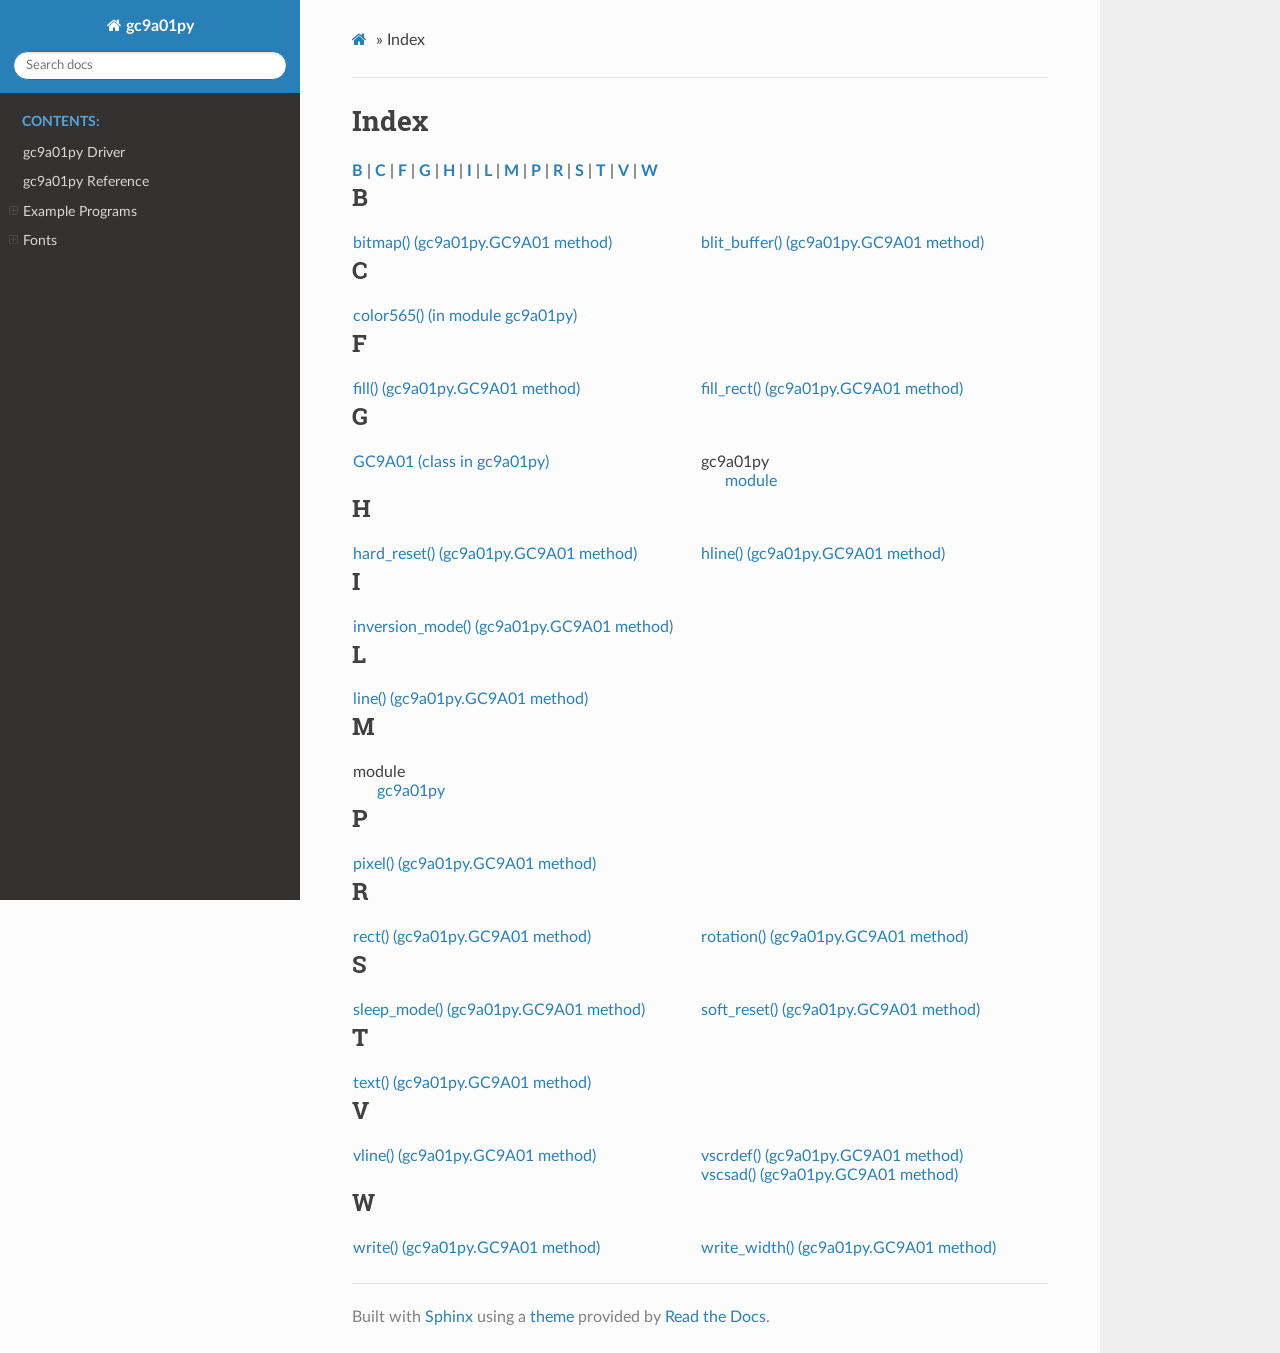
<file: status-button/lib/gc9a01py/docs/genindex.html>
<!DOCTYPE html>
<html class="writer-html5" lang="en" >
<head>
  <meta charset="utf-8" />
  
  <meta name="viewport" content="width=device-width, initial-scale=1.0" />
  
  <title>Index &mdash; gc9a01py 0.1.0 documentation</title>
  

  
  <link rel="stylesheet" href="_static/css/theme.css" type="text/css" />
  <link rel="stylesheet" href="_static/pygments.css" type="text/css" />

  
  

  
  

  

  
  <!--[if lt IE 9]>
    <script src="_static/js/html5shiv.min.js"></script>
  <![endif]-->
  
    
      <script type="text/javascript" id="documentation_options" data-url_root="./" src="_static/documentation_options.js"></script>
        <script src="_static/jquery.js"></script>
        <script src="_static/underscore.js"></script>
        <script src="_static/doctools.js"></script>
    
    <script type="text/javascript" src="_static/js/theme.js"></script>

    
    <link rel="index" title="Index" href="#" />
    <link rel="search" title="Search" href="search.html" /> 
</head>

<body class="wy-body-for-nav">

   
  <div class="wy-grid-for-nav">
    
    <nav data-toggle="wy-nav-shift" class="wy-nav-side">
      <div class="wy-side-scroll">
        <div class="wy-side-nav-search"  style="background: #2980B9" >
          

          
            <a href="index.html" class="icon icon-home"> gc9a01py
          

          
          </a>

          
            
            
          

          
<div role="search">
  <form id="rtd-search-form" class="wy-form" action="search.html" method="get">
    <input type="text" name="q" placeholder="Search docs" />
    <input type="hidden" name="check_keywords" value="yes" />
    <input type="hidden" name="area" value="default" />
  </form>
</div>

          
        </div>

        
        <div class="wy-menu wy-menu-vertical" data-spy="affix" role="navigation" aria-label="main navigation">
          
            
            
              
            
            
              <p class="caption"><span class="caption-text">Contents:</span></p>
<ul>
<li class="toctree-l1"><a class="reference internal" href="index.html">gc9a01py Driver</a></li>
<li class="toctree-l1"><a class="reference internal" href="gc9a01py.html">gc9a01py Reference</a></li>
<li class="toctree-l1"><a class="reference internal" href="examples.html">Example Programs</a><ul>
<li class="toctree-l2"><a class="reference internal" href="examples.html#lines-py">lines.py</a></li>
<li class="toctree-l2"><a class="reference internal" href="examples.html#hello-py">hello.py</a></li>
<li class="toctree-l2"><a class="reference internal" href="examples.html#chars-py">chars.py</a></li>
<li class="toctree-l2"><a class="reference internal" href="examples.html#scroll-py">scroll.py</a></li>
<li class="toctree-l2"><a class="reference internal" href="examples.html#toasters-py">toasters.py</a></li>
<li class="toctree-l2"><a class="reference internal" href="examples.html#chango-py">Chango.py</a></li>
</ul>
</li>
<li class="toctree-l1"><a class="reference internal" href="fonts.html">Fonts</a><ul>
<li class="toctree-l2"><a class="reference internal" href="fonts.html#rom-font-conversion">Rom Font Conversion</a></li>
<li class="toctree-l2"><a class="reference internal" href="fonts.html#true-type-font-conversion">True-Type Font Conversion</a></li>
<li class="toctree-l2"><a class="reference internal" href="fonts.html#x8-rom-fonts">8x8 Rom Fonts</a></li>
<li class="toctree-l2"><a class="reference internal" href="fonts.html#x16-rom-fonts">8x16 Rom Fonts</a></li>
<li class="toctree-l2"><a class="reference internal" href="fonts.html#id1">16x16 Rom Fonts</a></li>
<li class="toctree-l2"><a class="reference internal" href="fonts.html#x32-rom-fonts">16x32 Rom Fonts</a></li>
</ul>
</li>
</ul>

            
          
        </div>
        
      </div>
    </nav>

    <section data-toggle="wy-nav-shift" class="wy-nav-content-wrap">

      
      <nav class="wy-nav-top" aria-label="top navigation">
        
          <i data-toggle="wy-nav-top" class="fa fa-bars"></i>
          <a href="index.html">gc9a01py</a>
        
      </nav>


      <div class="wy-nav-content">
        
        <div class="rst-content style-external-links">
        
          

















<div role="navigation" aria-label="breadcrumbs navigation">

  <ul class="wy-breadcrumbs">
    
      <li><a href="index.html" class="icon icon-home"></a> &raquo;</li>
        
      <li>Index</li>
    
    
      <li class="wy-breadcrumbs-aside">
        
          
        
      </li>
    
  </ul>

  
  <hr/>
</div>
          <div role="main" class="document" itemscope="itemscope" itemtype="http://schema.org/Article">
           <div itemprop="articleBody">
            

<h1 id="index">Index</h1>

<div class="genindex-jumpbox">
 <a href="#B"><strong>B</strong></a>
 | <a href="#C"><strong>C</strong></a>
 | <a href="#F"><strong>F</strong></a>
 | <a href="#G"><strong>G</strong></a>
 | <a href="#H"><strong>H</strong></a>
 | <a href="#I"><strong>I</strong></a>
 | <a href="#L"><strong>L</strong></a>
 | <a href="#M"><strong>M</strong></a>
 | <a href="#P"><strong>P</strong></a>
 | <a href="#R"><strong>R</strong></a>
 | <a href="#S"><strong>S</strong></a>
 | <a href="#T"><strong>T</strong></a>
 | <a href="#V"><strong>V</strong></a>
 | <a href="#W"><strong>W</strong></a>
 
</div>
<h2 id="B">B</h2>
<table style="width: 100%" class="indextable genindextable"><tr>
  <td style="width: 33%; vertical-align: top;"><ul>
      <li><a href="gc9a01py.html#gc9a01py.GC9A01.bitmap">bitmap() (gc9a01py.GC9A01 method)</a>
</li>
  </ul></td>
  <td style="width: 33%; vertical-align: top;"><ul>
      <li><a href="gc9a01py.html#gc9a01py.GC9A01.blit_buffer">blit_buffer() (gc9a01py.GC9A01 method)</a>
</li>
  </ul></td>
</tr></table>

<h2 id="C">C</h2>
<table style="width: 100%" class="indextable genindextable"><tr>
  <td style="width: 33%; vertical-align: top;"><ul>
      <li><a href="gc9a01py.html#gc9a01py.color565">color565() (in module gc9a01py)</a>
</li>
  </ul></td>
</tr></table>

<h2 id="F">F</h2>
<table style="width: 100%" class="indextable genindextable"><tr>
  <td style="width: 33%; vertical-align: top;"><ul>
      <li><a href="gc9a01py.html#gc9a01py.GC9A01.fill">fill() (gc9a01py.GC9A01 method)</a>
</li>
  </ul></td>
  <td style="width: 33%; vertical-align: top;"><ul>
      <li><a href="gc9a01py.html#gc9a01py.GC9A01.fill_rect">fill_rect() (gc9a01py.GC9A01 method)</a>
</li>
  </ul></td>
</tr></table>

<h2 id="G">G</h2>
<table style="width: 100%" class="indextable genindextable"><tr>
  <td style="width: 33%; vertical-align: top;"><ul>
      <li><a href="gc9a01py.html#gc9a01py.GC9A01">GC9A01 (class in gc9a01py)</a>
</li>
  </ul></td>
  <td style="width: 33%; vertical-align: top;"><ul>
      <li>
    gc9a01py

      <ul>
        <li><a href="gc9a01py.html#module-gc9a01py">module</a>
</li>
      </ul></li>
  </ul></td>
</tr></table>

<h2 id="H">H</h2>
<table style="width: 100%" class="indextable genindextable"><tr>
  <td style="width: 33%; vertical-align: top;"><ul>
      <li><a href="gc9a01py.html#gc9a01py.GC9A01.hard_reset">hard_reset() (gc9a01py.GC9A01 method)</a>
</li>
  </ul></td>
  <td style="width: 33%; vertical-align: top;"><ul>
      <li><a href="gc9a01py.html#gc9a01py.GC9A01.hline">hline() (gc9a01py.GC9A01 method)</a>
</li>
  </ul></td>
</tr></table>

<h2 id="I">I</h2>
<table style="width: 100%" class="indextable genindextable"><tr>
  <td style="width: 33%; vertical-align: top;"><ul>
      <li><a href="gc9a01py.html#gc9a01py.GC9A01.inversion_mode">inversion_mode() (gc9a01py.GC9A01 method)</a>
</li>
  </ul></td>
</tr></table>

<h2 id="L">L</h2>
<table style="width: 100%" class="indextable genindextable"><tr>
  <td style="width: 33%; vertical-align: top;"><ul>
      <li><a href="gc9a01py.html#gc9a01py.GC9A01.line">line() (gc9a01py.GC9A01 method)</a>
</li>
  </ul></td>
</tr></table>

<h2 id="M">M</h2>
<table style="width: 100%" class="indextable genindextable"><tr>
  <td style="width: 33%; vertical-align: top;"><ul>
      <li>
    module

      <ul>
        <li><a href="gc9a01py.html#module-gc9a01py">gc9a01py</a>
</li>
      </ul></li>
  </ul></td>
</tr></table>

<h2 id="P">P</h2>
<table style="width: 100%" class="indextable genindextable"><tr>
  <td style="width: 33%; vertical-align: top;"><ul>
      <li><a href="gc9a01py.html#gc9a01py.GC9A01.pixel">pixel() (gc9a01py.GC9A01 method)</a>
</li>
  </ul></td>
</tr></table>

<h2 id="R">R</h2>
<table style="width: 100%" class="indextable genindextable"><tr>
  <td style="width: 33%; vertical-align: top;"><ul>
      <li><a href="gc9a01py.html#gc9a01py.GC9A01.rect">rect() (gc9a01py.GC9A01 method)</a>
</li>
  </ul></td>
  <td style="width: 33%; vertical-align: top;"><ul>
      <li><a href="gc9a01py.html#gc9a01py.GC9A01.rotation">rotation() (gc9a01py.GC9A01 method)</a>
</li>
  </ul></td>
</tr></table>

<h2 id="S">S</h2>
<table style="width: 100%" class="indextable genindextable"><tr>
  <td style="width: 33%; vertical-align: top;"><ul>
      <li><a href="gc9a01py.html#gc9a01py.GC9A01.sleep_mode">sleep_mode() (gc9a01py.GC9A01 method)</a>
</li>
  </ul></td>
  <td style="width: 33%; vertical-align: top;"><ul>
      <li><a href="gc9a01py.html#gc9a01py.GC9A01.soft_reset">soft_reset() (gc9a01py.GC9A01 method)</a>
</li>
  </ul></td>
</tr></table>

<h2 id="T">T</h2>
<table style="width: 100%" class="indextable genindextable"><tr>
  <td style="width: 33%; vertical-align: top;"><ul>
      <li><a href="gc9a01py.html#gc9a01py.GC9A01.text">text() (gc9a01py.GC9A01 method)</a>
</li>
  </ul></td>
</tr></table>

<h2 id="V">V</h2>
<table style="width: 100%" class="indextable genindextable"><tr>
  <td style="width: 33%; vertical-align: top;"><ul>
      <li><a href="gc9a01py.html#gc9a01py.GC9A01.vline">vline() (gc9a01py.GC9A01 method)</a>
</li>
  </ul></td>
  <td style="width: 33%; vertical-align: top;"><ul>
      <li><a href="gc9a01py.html#gc9a01py.GC9A01.vscrdef">vscrdef() (gc9a01py.GC9A01 method)</a>
</li>
      <li><a href="gc9a01py.html#gc9a01py.GC9A01.vscsad">vscsad() (gc9a01py.GC9A01 method)</a>
</li>
  </ul></td>
</tr></table>

<h2 id="W">W</h2>
<table style="width: 100%" class="indextable genindextable"><tr>
  <td style="width: 33%; vertical-align: top;"><ul>
      <li><a href="gc9a01py.html#gc9a01py.GC9A01.write">write() (gc9a01py.GC9A01 method)</a>
</li>
  </ul></td>
  <td style="width: 33%; vertical-align: top;"><ul>
      <li><a href="gc9a01py.html#gc9a01py.GC9A01.write_width">write_width() (gc9a01py.GC9A01 method)</a>
</li>
  </ul></td>
</tr></table>



           </div>
           
          </div>
          <footer>

  <hr/>

  <div role="contentinfo">
    <p>

    </p>
  </div>
    
    
    
    Built with <a href="https://www.sphinx-doc.org/">Sphinx</a> using a
    
    <a href="https://github.com/readthedocs/sphinx_rtd_theme">theme</a>
    
    provided by <a href="https://readthedocs.org">Read the Docs</a>. 

</footer>
        </div>
      </div>

    </section>

  </div>
  

  <script type="text/javascript">
      jQuery(function () {
          SphinxRtdTheme.Navigation.enable(true);
      });
  </script>

  
  
    
   

</body>
</html>
</file>
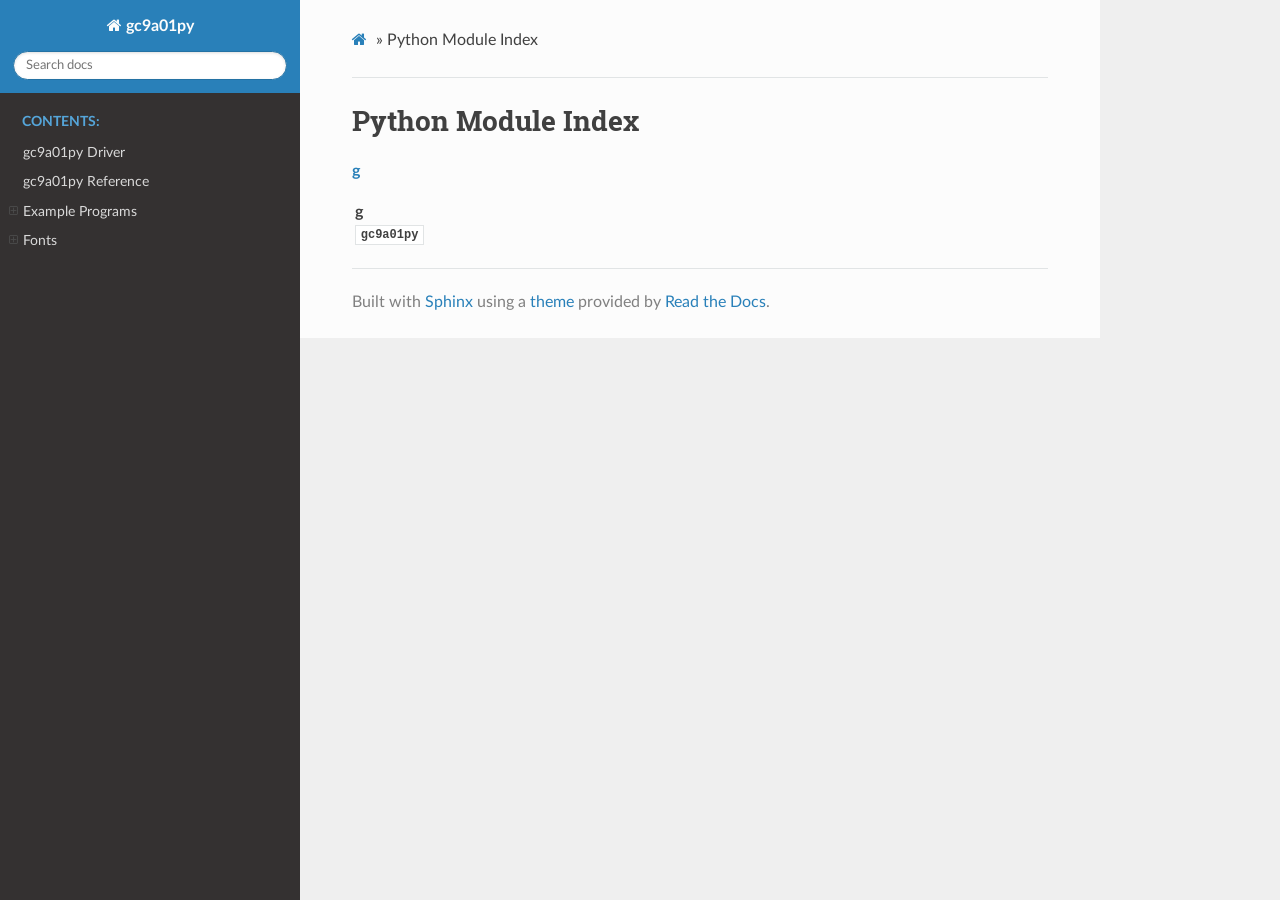
<file: status-button/lib/gc9a01py/docs/py-modindex.html>
<!DOCTYPE html>
<html class="writer-html5" lang="en" >
<head>
  <meta charset="utf-8" />
  
  <meta name="viewport" content="width=device-width, initial-scale=1.0" />
  
  <title>Python Module Index &mdash; gc9a01py 0.1.0 documentation</title>
  

  
  <link rel="stylesheet" href="_static/css/theme.css" type="text/css" />
  <link rel="stylesheet" href="_static/pygments.css" type="text/css" />

  
  

  
  

  

  
  <!--[if lt IE 9]>
    <script src="_static/js/html5shiv.min.js"></script>
  <![endif]-->
  
    
      <script type="text/javascript" id="documentation_options" data-url_root="./" src="_static/documentation_options.js"></script>
        <script src="_static/jquery.js"></script>
        <script src="_static/underscore.js"></script>
        <script src="_static/doctools.js"></script>
    
    <script type="text/javascript" src="_static/js/theme.js"></script>

    
    <link rel="index" title="Index" href="genindex.html" />
    <link rel="search" title="Search" href="search.html" />
 

    <script>
      DOCUMENTATION_OPTIONS.COLLAPSE_INDEX = true;
    </script>


</head>

<body class="wy-body-for-nav">

   
  <div class="wy-grid-for-nav">
    
    <nav data-toggle="wy-nav-shift" class="wy-nav-side">
      <div class="wy-side-scroll">
        <div class="wy-side-nav-search"  style="background: #2980B9" >
          

          
            <a href="index.html" class="icon icon-home"> gc9a01py
          

          
          </a>

          
            
            
          

          
<div role="search">
  <form id="rtd-search-form" class="wy-form" action="search.html" method="get">
    <input type="text" name="q" placeholder="Search docs" />
    <input type="hidden" name="check_keywords" value="yes" />
    <input type="hidden" name="area" value="default" />
  </form>
</div>

          
        </div>

        
        <div class="wy-menu wy-menu-vertical" data-spy="affix" role="navigation" aria-label="main navigation">
          
            
            
              
            
            
              <p class="caption"><span class="caption-text">Contents:</span></p>
<ul>
<li class="toctree-l1"><a class="reference internal" href="index.html">gc9a01py Driver</a></li>
<li class="toctree-l1"><a class="reference internal" href="gc9a01py.html">gc9a01py Reference</a></li>
<li class="toctree-l1"><a class="reference internal" href="examples.html">Example Programs</a><ul>
<li class="toctree-l2"><a class="reference internal" href="examples.html#lines-py">lines.py</a></li>
<li class="toctree-l2"><a class="reference internal" href="examples.html#hello-py">hello.py</a></li>
<li class="toctree-l2"><a class="reference internal" href="examples.html#chars-py">chars.py</a></li>
<li class="toctree-l2"><a class="reference internal" href="examples.html#scroll-py">scroll.py</a></li>
<li class="toctree-l2"><a class="reference internal" href="examples.html#toasters-py">toasters.py</a></li>
<li class="toctree-l2"><a class="reference internal" href="examples.html#chango-py">Chango.py</a></li>
</ul>
</li>
<li class="toctree-l1"><a class="reference internal" href="fonts.html">Fonts</a><ul>
<li class="toctree-l2"><a class="reference internal" href="fonts.html#rom-font-conversion">Rom Font Conversion</a></li>
<li class="toctree-l2"><a class="reference internal" href="fonts.html#true-type-font-conversion">True-Type Font Conversion</a></li>
<li class="toctree-l2"><a class="reference internal" href="fonts.html#x8-rom-fonts">8x8 Rom Fonts</a></li>
<li class="toctree-l2"><a class="reference internal" href="fonts.html#x16-rom-fonts">8x16 Rom Fonts</a></li>
<li class="toctree-l2"><a class="reference internal" href="fonts.html#id1">16x16 Rom Fonts</a></li>
<li class="toctree-l2"><a class="reference internal" href="fonts.html#x32-rom-fonts">16x32 Rom Fonts</a></li>
</ul>
</li>
</ul>

            
          
        </div>
        
      </div>
    </nav>

    <section data-toggle="wy-nav-shift" class="wy-nav-content-wrap">

      
      <nav class="wy-nav-top" aria-label="top navigation">
        
          <i data-toggle="wy-nav-top" class="fa fa-bars"></i>
          <a href="index.html">gc9a01py</a>
        
      </nav>


      <div class="wy-nav-content">
        
        <div class="rst-content style-external-links">
        
          

















<div role="navigation" aria-label="breadcrumbs navigation">

  <ul class="wy-breadcrumbs">
    
      <li><a href="index.html" class="icon icon-home"></a> &raquo;</li>
        
      <li>Python Module Index</li>
    
    
      <li class="wy-breadcrumbs-aside">
        
      </li>
    
  </ul>

  
  <hr/>
</div>
          <div role="main" class="document" itemscope="itemscope" itemtype="http://schema.org/Article">
           <div itemprop="articleBody">
            

   <h1>Python Module Index</h1>

   <div class="modindex-jumpbox">
   <a href="#cap-g"><strong>g</strong></a>
   </div>

   <table class="indextable modindextable">
     <tr class="pcap"><td></td><td>&#160;</td><td></td></tr>
     <tr class="cap" id="cap-g"><td></td><td>
       <strong>g</strong></td><td></td></tr>
     <tr>
       <td></td>
       <td>
       <a href="gc9a01py.html#module-gc9a01py"><code class="xref">gc9a01py</code></a></td><td>
       <em></em></td></tr>
   </table>


           </div>
           
          </div>
          <footer>

  <hr/>

  <div role="contentinfo">
    <p>

    </p>
  </div>
    
    
    
    Built with <a href="https://www.sphinx-doc.org/">Sphinx</a> using a
    
    <a href="https://github.com/readthedocs/sphinx_rtd_theme">theme</a>
    
    provided by <a href="https://readthedocs.org">Read the Docs</a>. 

</footer>
        </div>
      </div>

    </section>

  </div>
  

  <script type="text/javascript">
      jQuery(function () {
          SphinxRtdTheme.Navigation.enable(true);
      });
  </script>

  
  
    
   

</body>
</html>
</file>
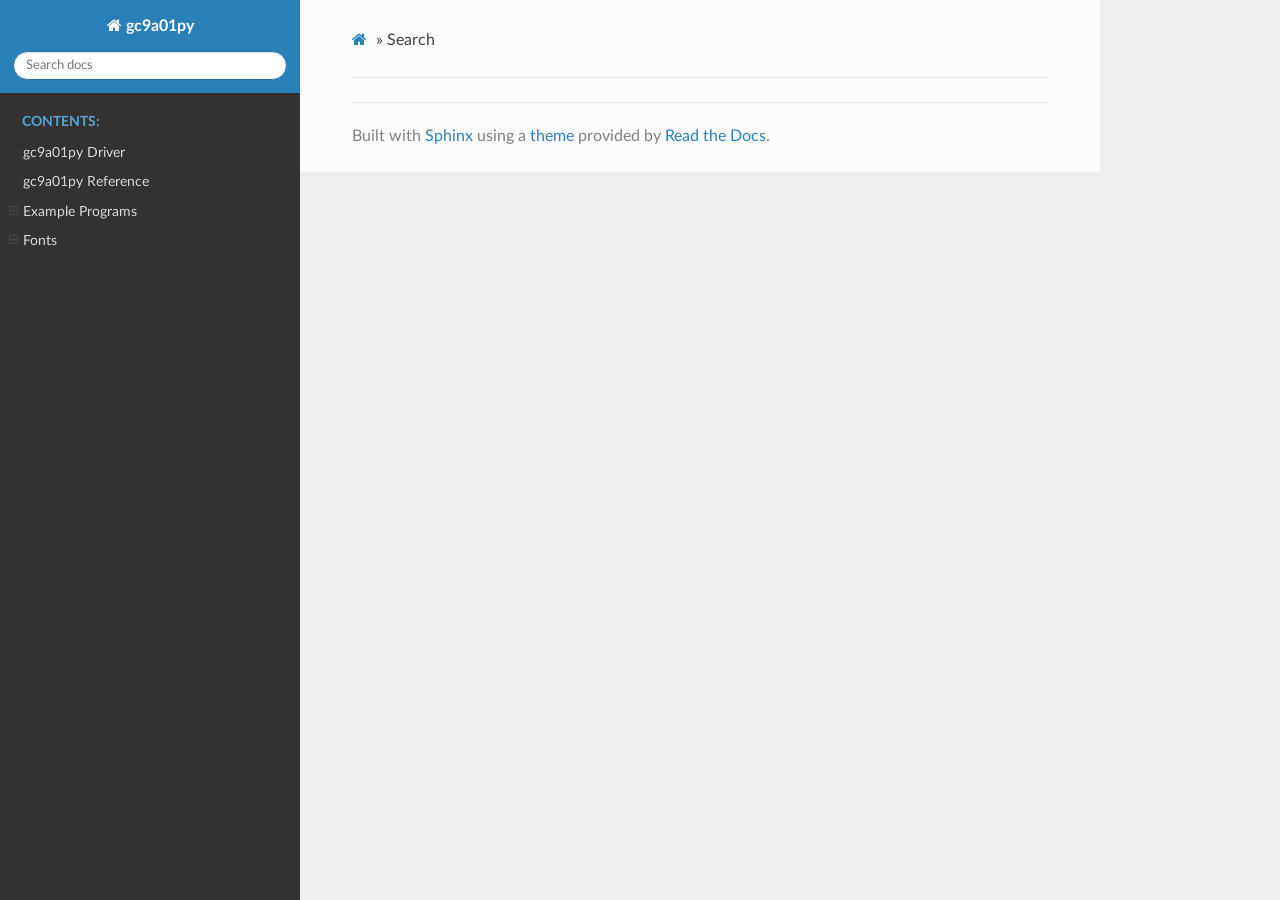
<file: status-button/lib/gc9a01py/docs/search.html>
<!DOCTYPE html>
<html class="writer-html5" lang="en" >
<head>
  <meta charset="utf-8" />
  
  <meta name="viewport" content="width=device-width, initial-scale=1.0" />
  
  <title>Search &mdash; gc9a01py 0.1.0 documentation</title>
  

  
  <link rel="stylesheet" href="_static/css/theme.css" type="text/css" />
  <link rel="stylesheet" href="_static/pygments.css" type="text/css" />

  
  

  
  

  

  
    
  <!--[if lt IE 9]>
    <script src="_static/js/html5shiv.min.js"></script>
  <![endif]-->
  
    
      <script type="text/javascript" id="documentation_options" data-url_root="./" src="_static/documentation_options.js"></script>
        <script src="_static/jquery.js"></script>
        <script src="_static/underscore.js"></script>
        <script src="_static/doctools.js"></script>
    
    <script type="text/javascript" src="_static/js/theme.js"></script>

    
    <script type="text/javascript" src="_static/searchtools.js"></script>
    <script type="text/javascript" src="_static/language_data.js"></script>
    <link rel="index" title="Index" href="genindex.html" />
    <link rel="search" title="Search" href="#" /> 
</head>

<body class="wy-body-for-nav">

   
  <div class="wy-grid-for-nav">
    
    <nav data-toggle="wy-nav-shift" class="wy-nav-side">
      <div class="wy-side-scroll">
        <div class="wy-side-nav-search"  style="background: #2980B9" >
          

          
            <a href="index.html" class="icon icon-home"> gc9a01py
          

          
          </a>

          
            
            
          

          
<div role="search">
  <form id="rtd-search-form" class="wy-form" action="#" method="get">
    <input type="text" name="q" placeholder="Search docs" />
    <input type="hidden" name="check_keywords" value="yes" />
    <input type="hidden" name="area" value="default" />
  </form>
</div>

          
        </div>

        
        <div class="wy-menu wy-menu-vertical" data-spy="affix" role="navigation" aria-label="main navigation">
          
            
            
              
            
            
              <p class="caption"><span class="caption-text">Contents:</span></p>
<ul>
<li class="toctree-l1"><a class="reference internal" href="index.html">gc9a01py Driver</a></li>
<li class="toctree-l1"><a class="reference internal" href="gc9a01py.html">gc9a01py Reference</a></li>
<li class="toctree-l1"><a class="reference internal" href="examples.html">Example Programs</a><ul>
<li class="toctree-l2"><a class="reference internal" href="examples.html#lines-py">lines.py</a></li>
<li class="toctree-l2"><a class="reference internal" href="examples.html#hello-py">hello.py</a></li>
<li class="toctree-l2"><a class="reference internal" href="examples.html#chars-py">chars.py</a></li>
<li class="toctree-l2"><a class="reference internal" href="examples.html#scroll-py">scroll.py</a></li>
<li class="toctree-l2"><a class="reference internal" href="examples.html#toasters-py">toasters.py</a></li>
<li class="toctree-l2"><a class="reference internal" href="examples.html#chango-py">Chango.py</a></li>
</ul>
</li>
<li class="toctree-l1"><a class="reference internal" href="fonts.html">Fonts</a><ul>
<li class="toctree-l2"><a class="reference internal" href="fonts.html#rom-font-conversion">Rom Font Conversion</a></li>
<li class="toctree-l2"><a class="reference internal" href="fonts.html#true-type-font-conversion">True-Type Font Conversion</a></li>
<li class="toctree-l2"><a class="reference internal" href="fonts.html#x8-rom-fonts">8x8 Rom Fonts</a></li>
<li class="toctree-l2"><a class="reference internal" href="fonts.html#x16-rom-fonts">8x16 Rom Fonts</a></li>
<li class="toctree-l2"><a class="reference internal" href="fonts.html#id1">16x16 Rom Fonts</a></li>
<li class="toctree-l2"><a class="reference internal" href="fonts.html#x32-rom-fonts">16x32 Rom Fonts</a></li>
</ul>
</li>
</ul>

            
          
        </div>
        
      </div>
    </nav>

    <section data-toggle="wy-nav-shift" class="wy-nav-content-wrap">

      
      <nav class="wy-nav-top" aria-label="top navigation">
        
          <i data-toggle="wy-nav-top" class="fa fa-bars"></i>
          <a href="index.html">gc9a01py</a>
        
      </nav>


      <div class="wy-nav-content">
        
        <div class="rst-content style-external-links">
        
          

















<div role="navigation" aria-label="breadcrumbs navigation">

  <ul class="wy-breadcrumbs">
    
      <li><a href="index.html" class="icon icon-home"></a> &raquo;</li>
        
      <li>Search</li>
    
    
      <li class="wy-breadcrumbs-aside">
        
      </li>
    
  </ul>

  
  <hr/>
</div>
          <div role="main" class="document" itemscope="itemscope" itemtype="http://schema.org/Article">
           <div itemprop="articleBody">
            
  <noscript>
  <div id="fallback" class="admonition warning">
    <p class="last">
      Please activate JavaScript to enable the search functionality.
    </p>
  </div>
  </noscript>

  
  <div id="search-results">
  
  </div>

           </div>
           
          </div>
          <footer>

  <hr/>

  <div role="contentinfo">
    <p>

    </p>
  </div>
    
    
    
    Built with <a href="https://www.sphinx-doc.org/">Sphinx</a> using a
    
    <a href="https://github.com/readthedocs/sphinx_rtd_theme">theme</a>
    
    provided by <a href="https://readthedocs.org">Read the Docs</a>. 

</footer>
        </div>
      </div>

    </section>

  </div>
  

  <script type="text/javascript">
      jQuery(function () {
          SphinxRtdTheme.Navigation.enable(true);
      });
  </script>

  
  
    
  
  <script type="text/javascript">
    jQuery(function() { Search.loadIndex("searchindex.js"); });
  </script>
  
  <script type="text/javascript" id="searchindexloader"></script>
   


</body>
</html>
</file>
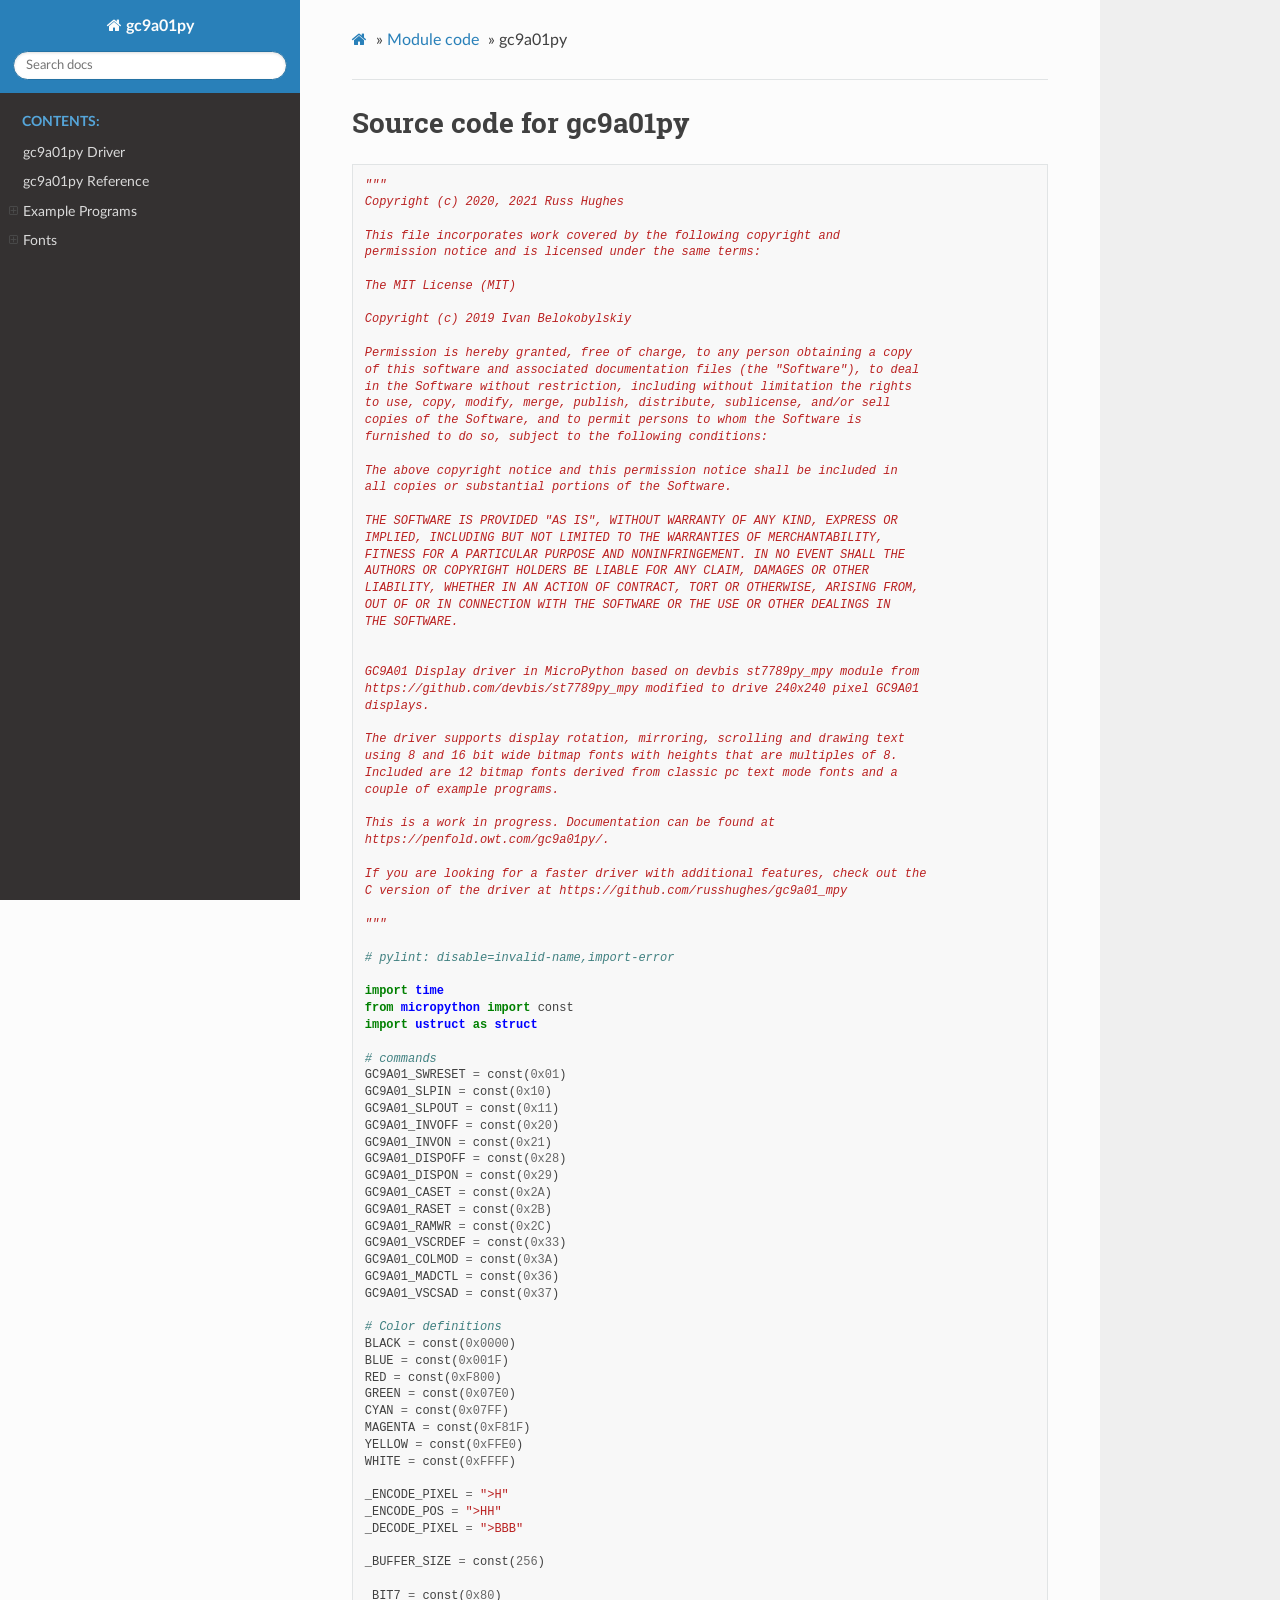
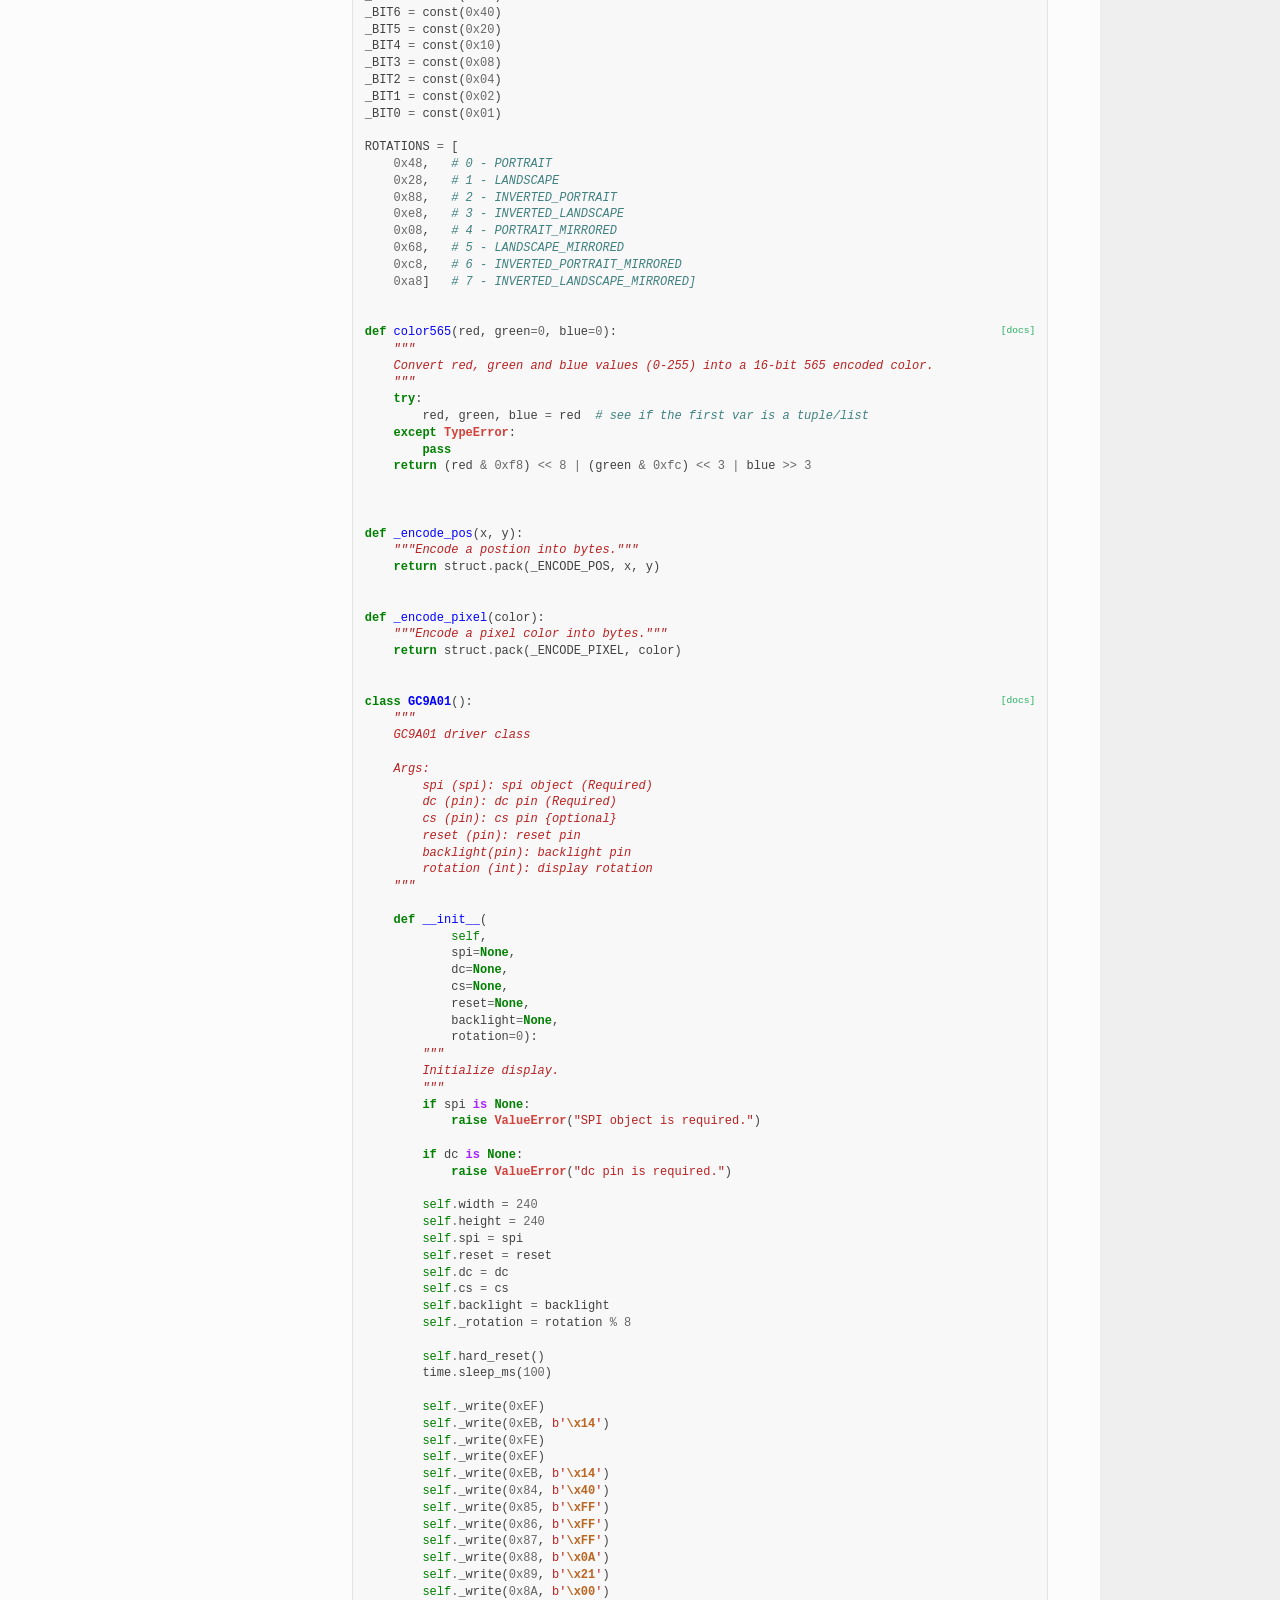
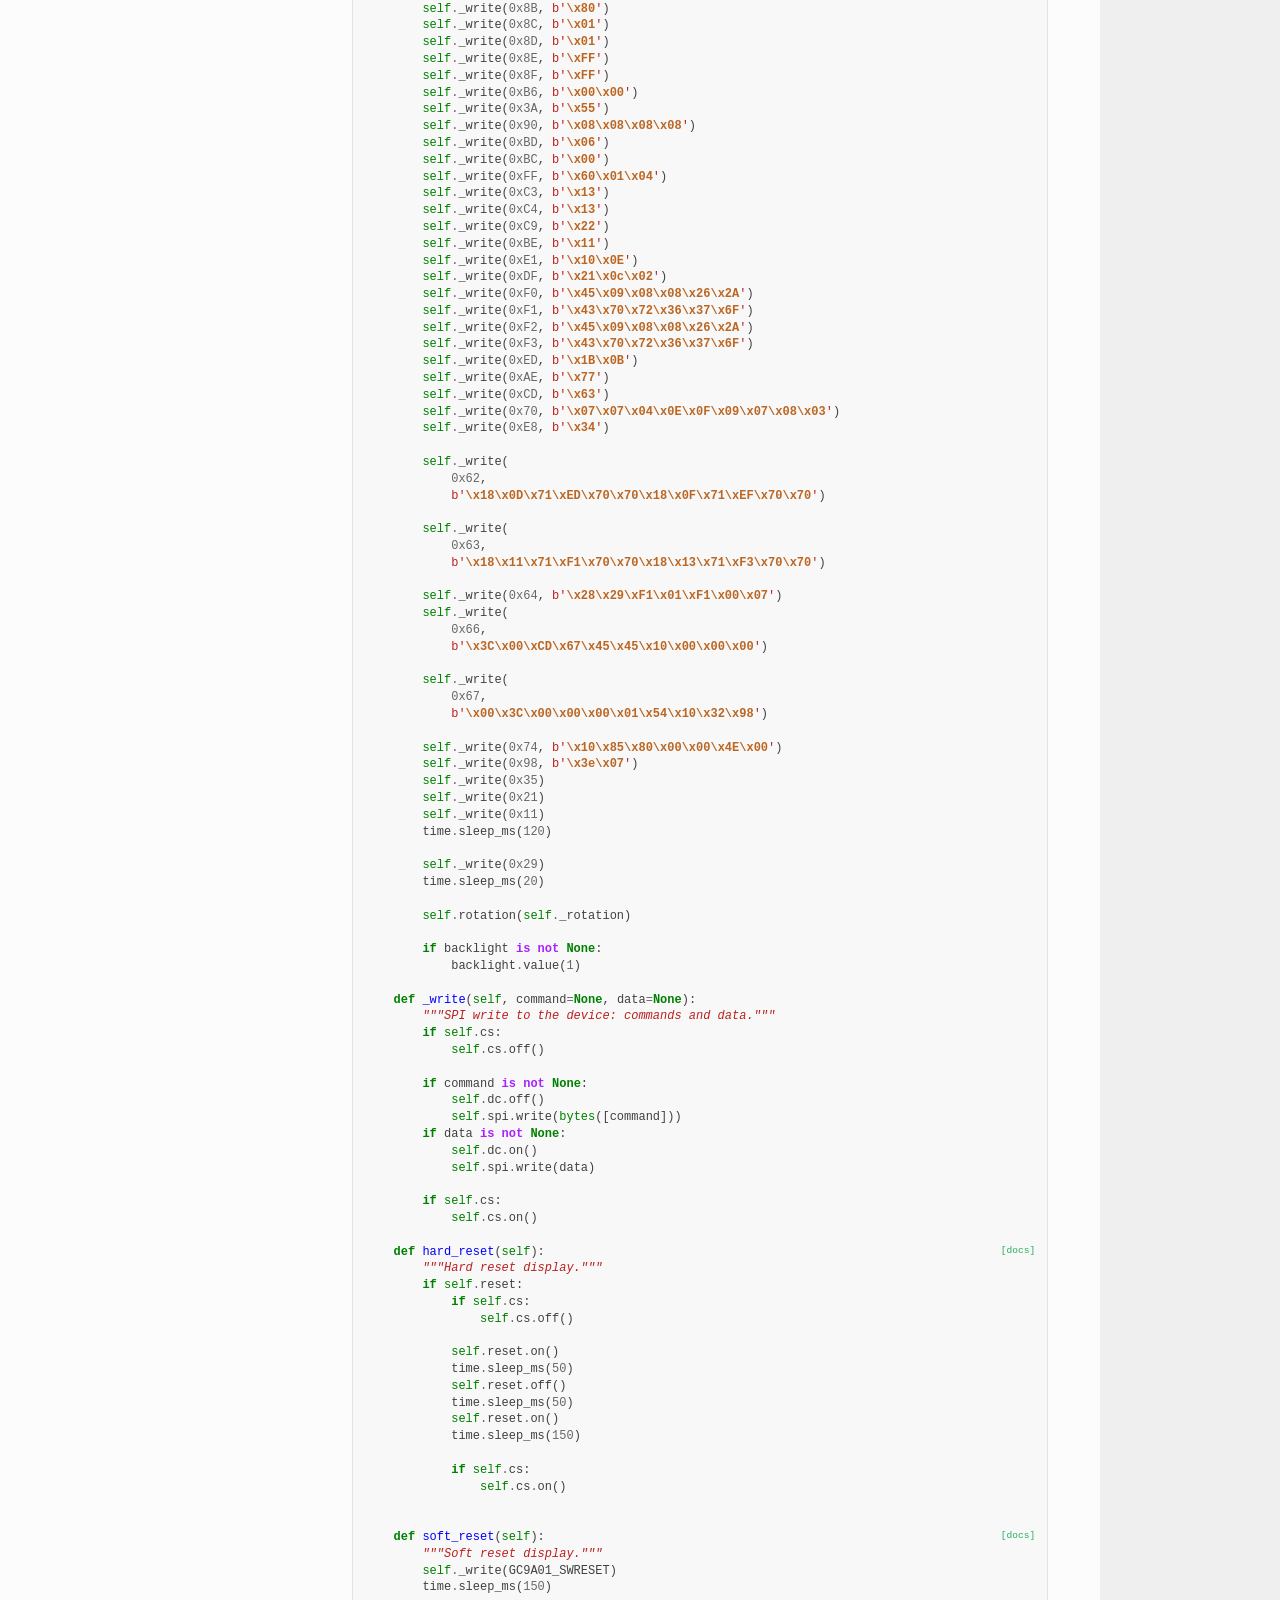
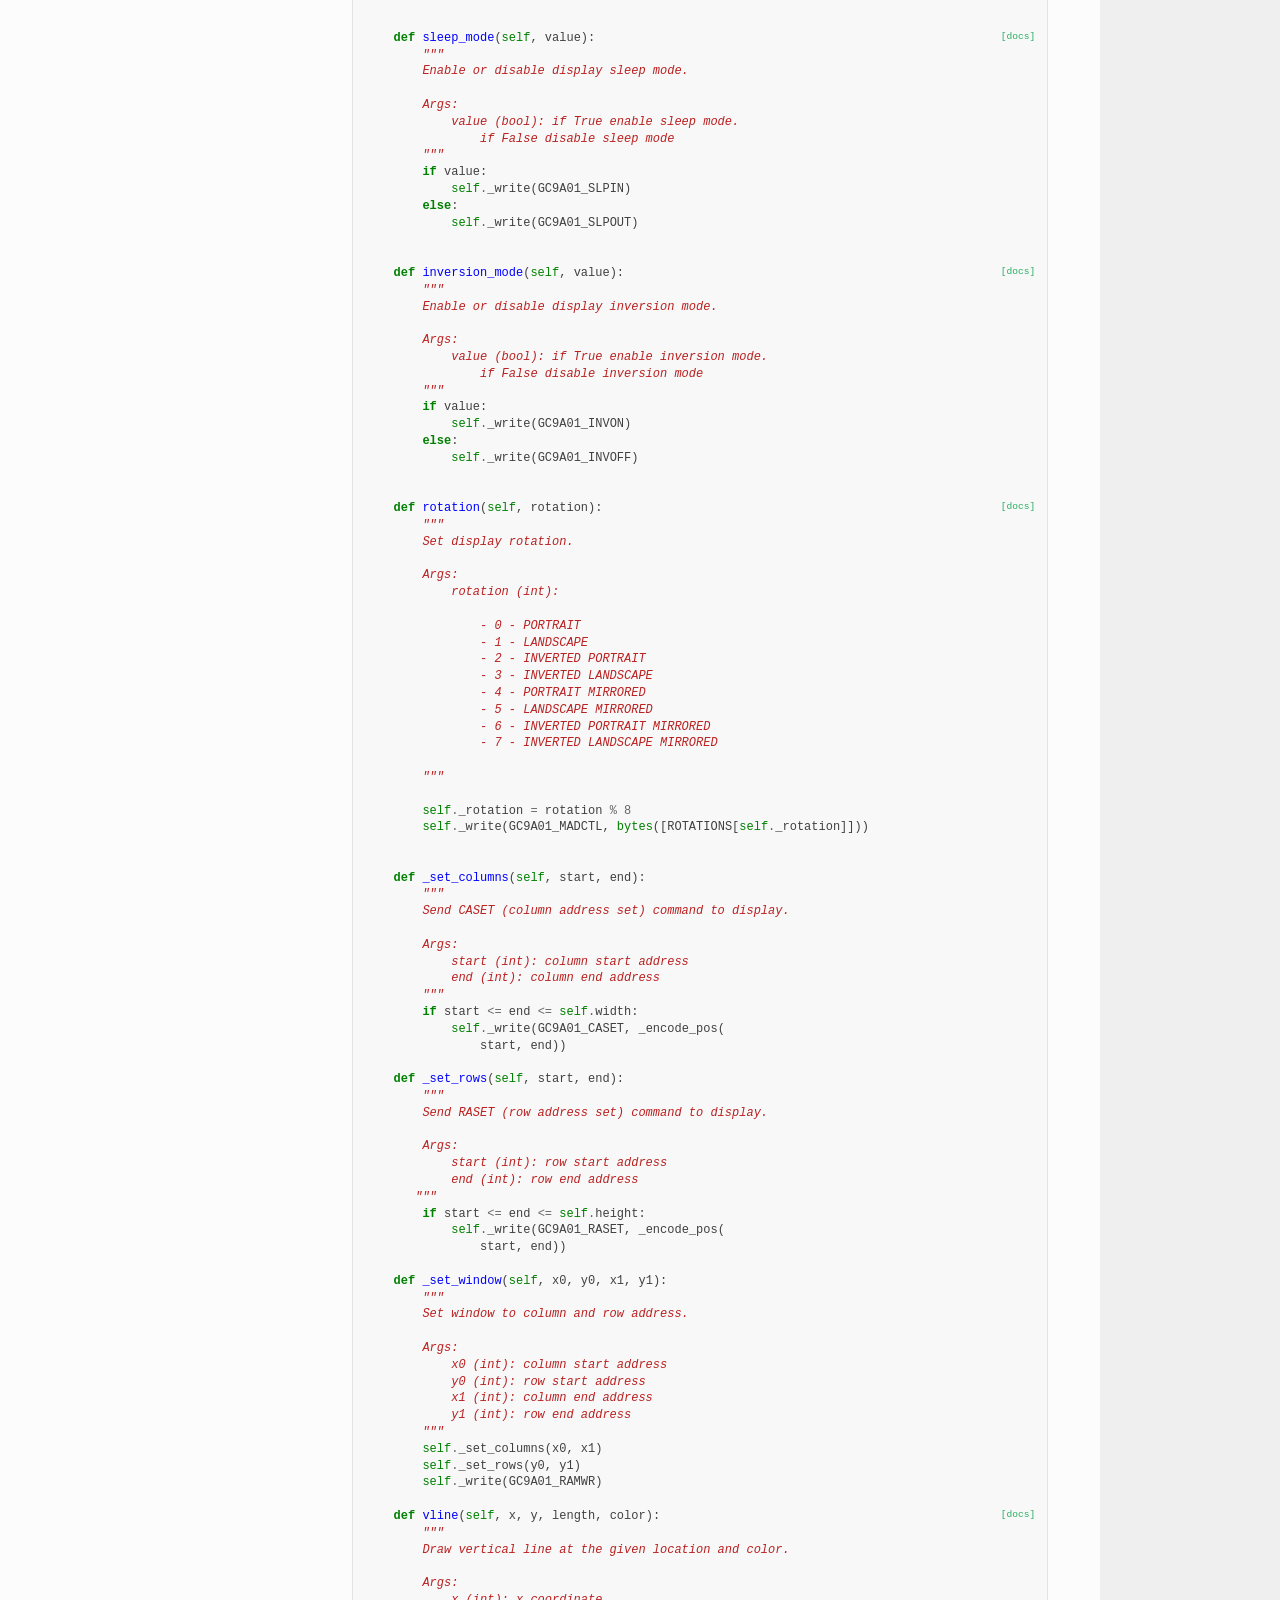
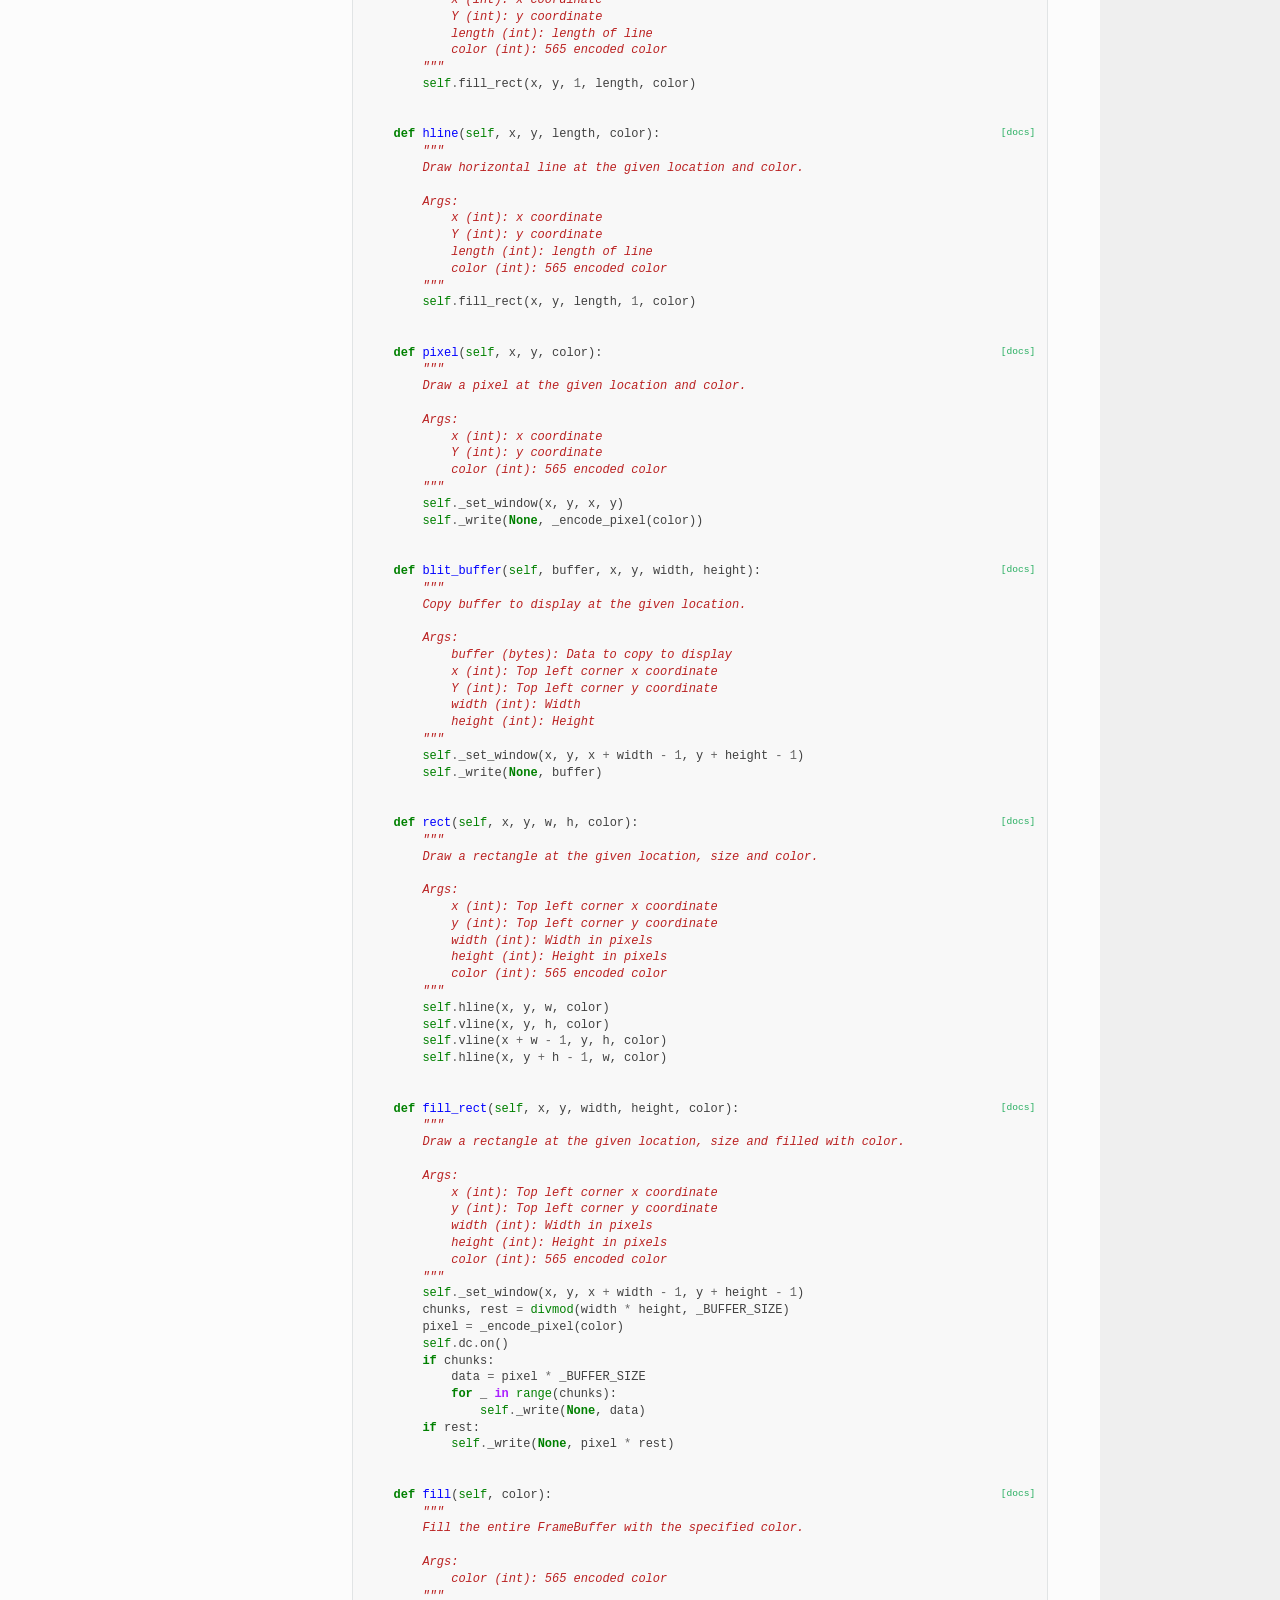
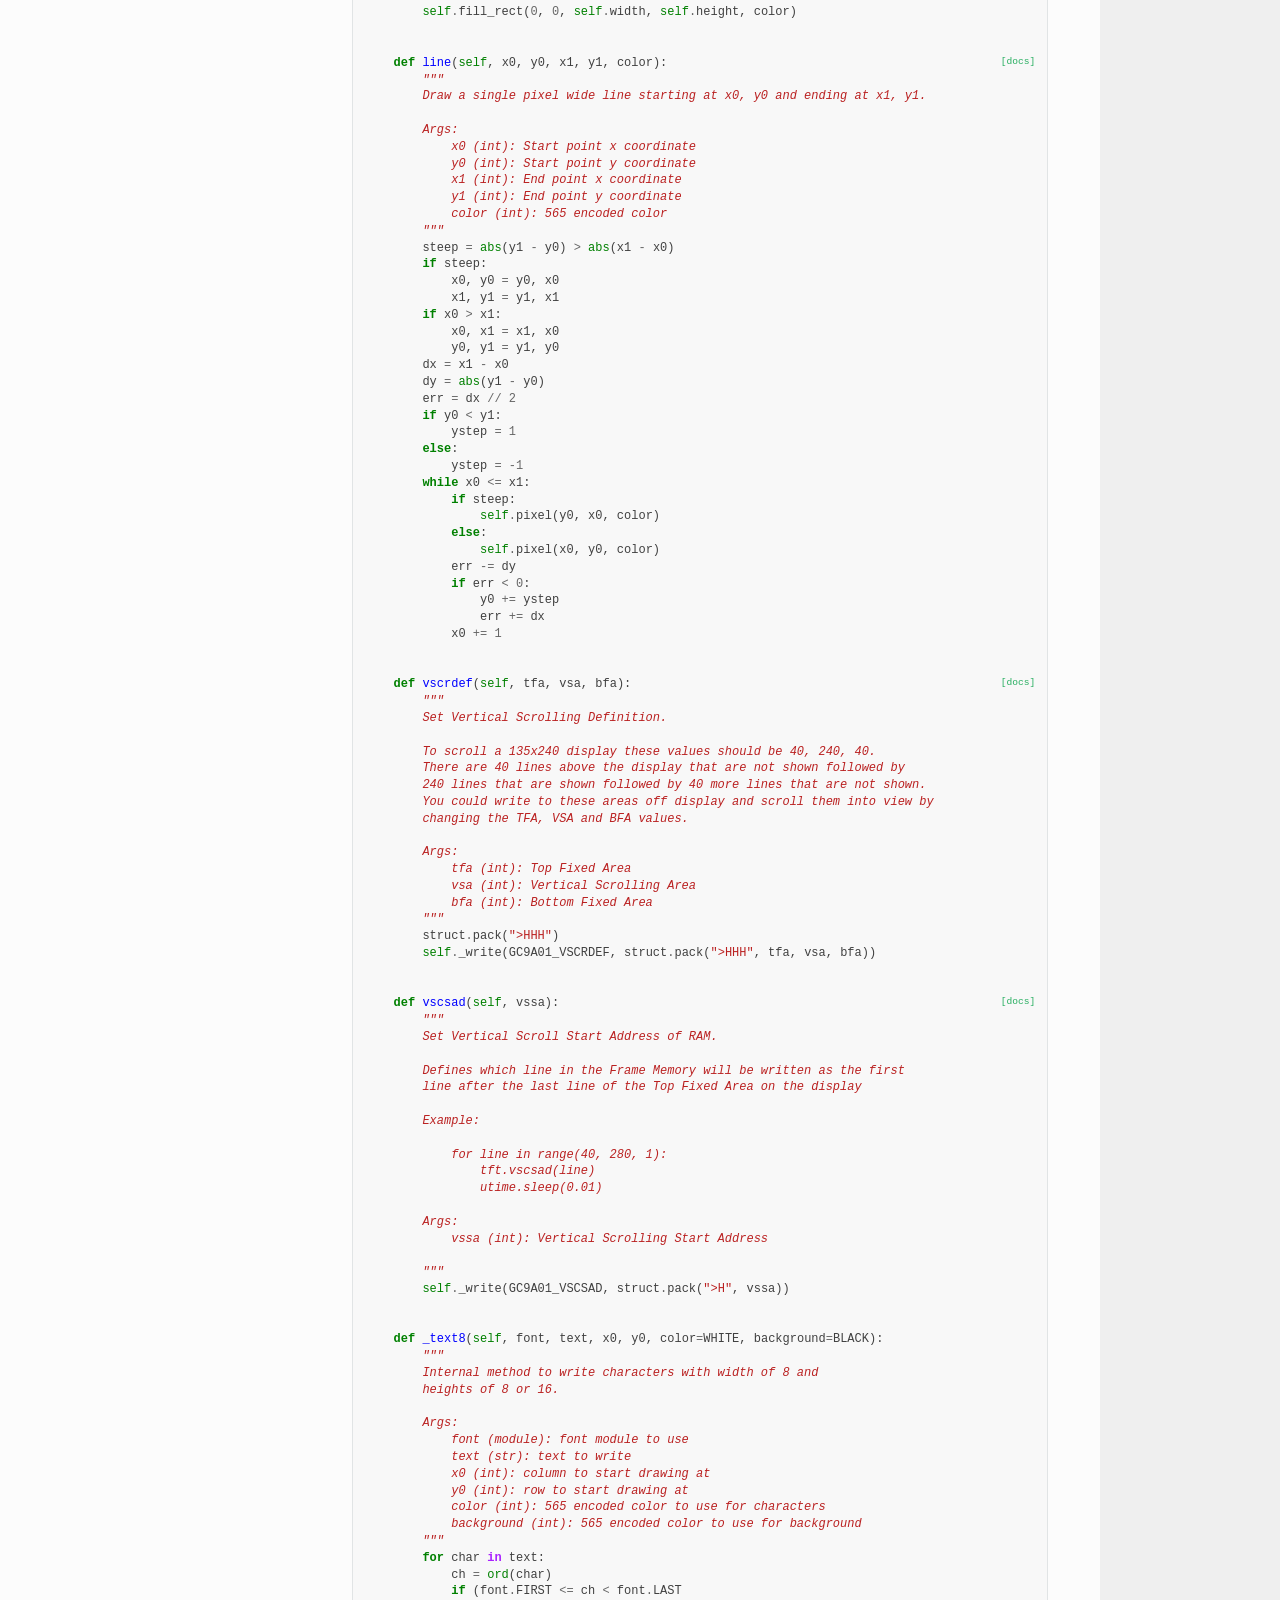
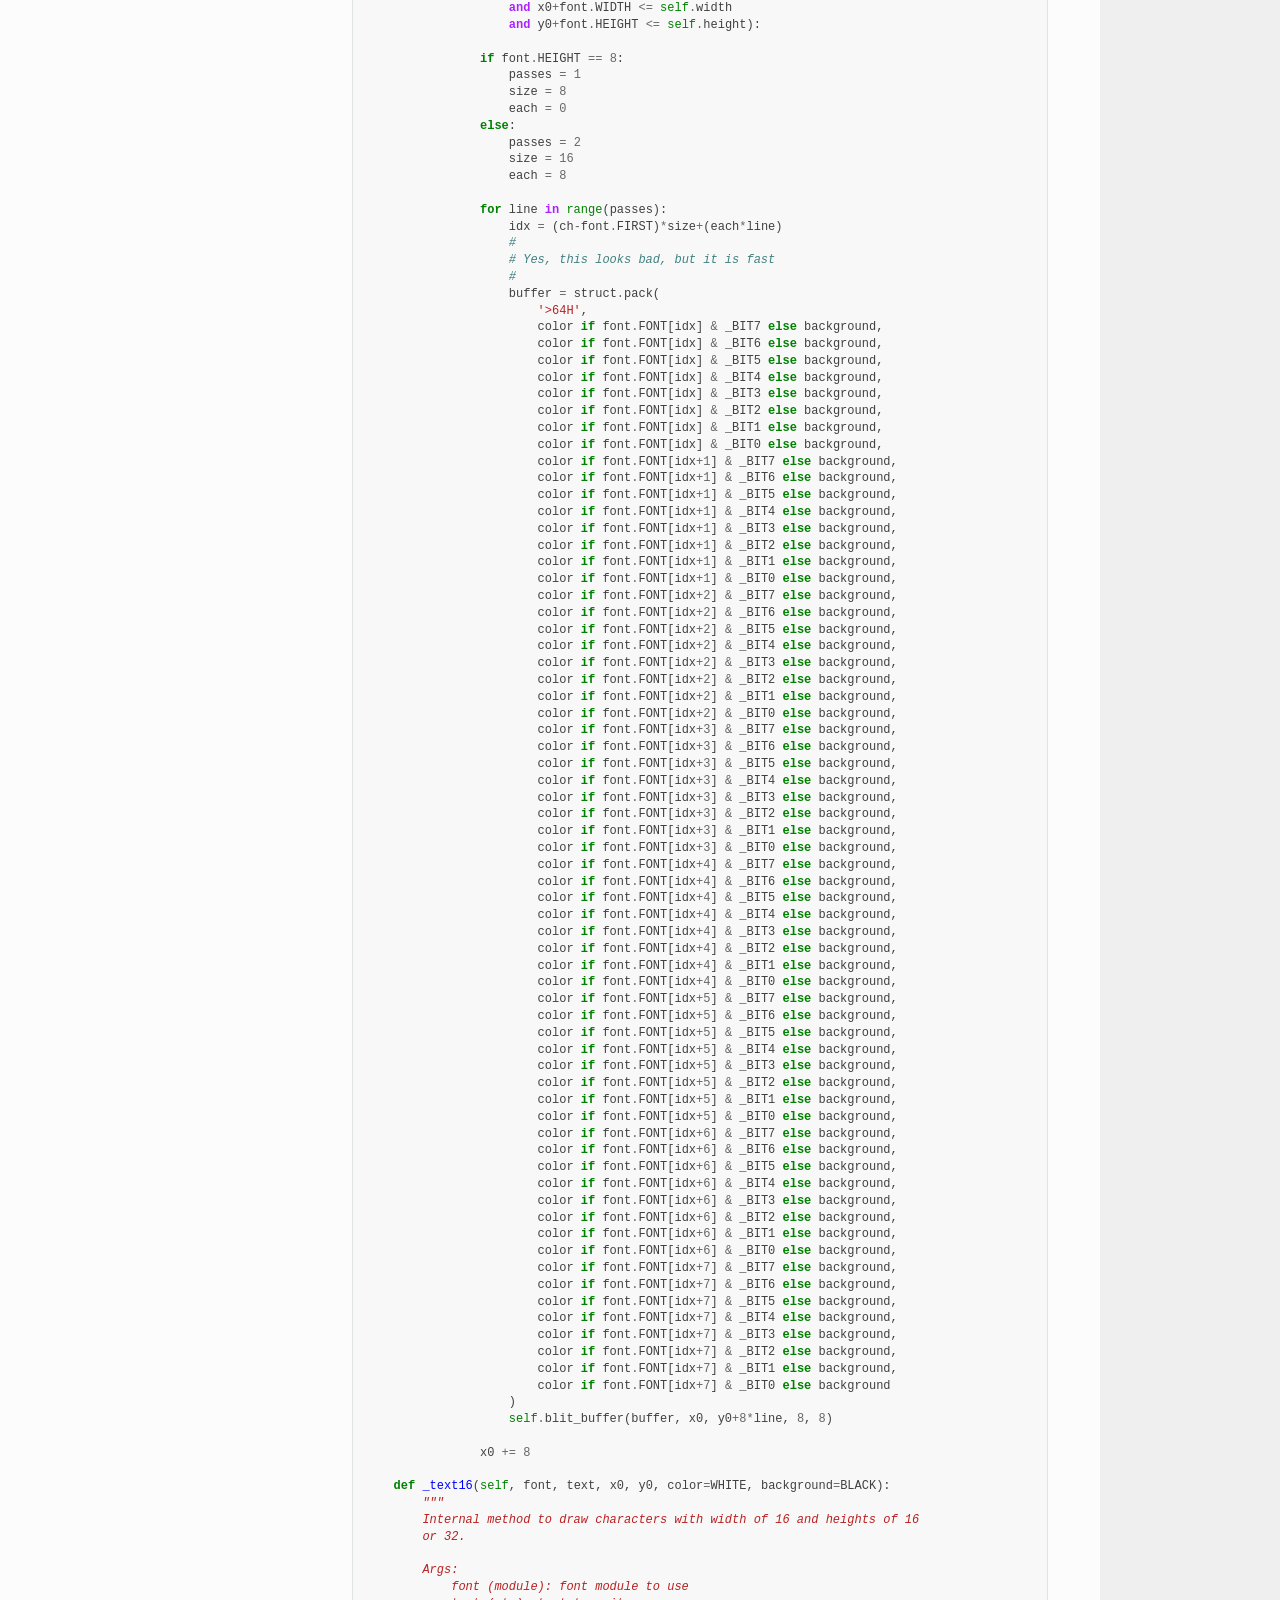
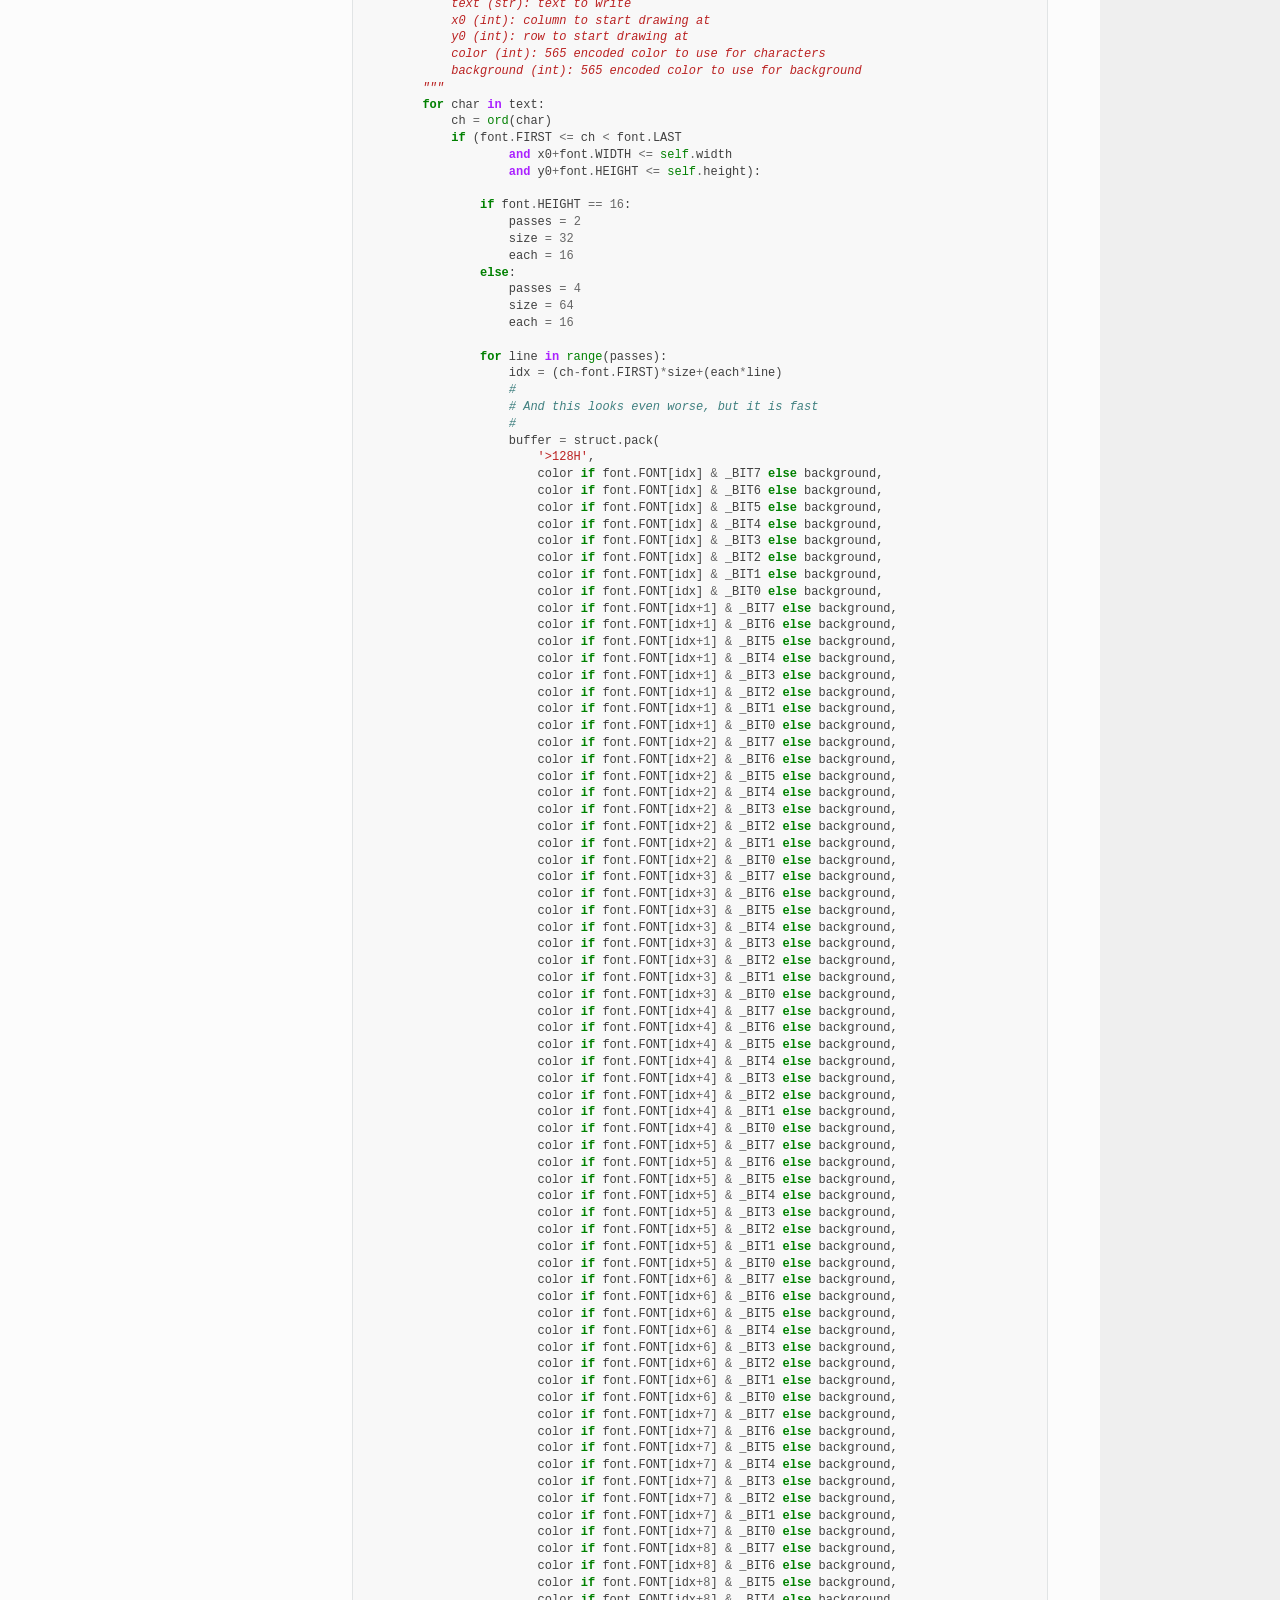
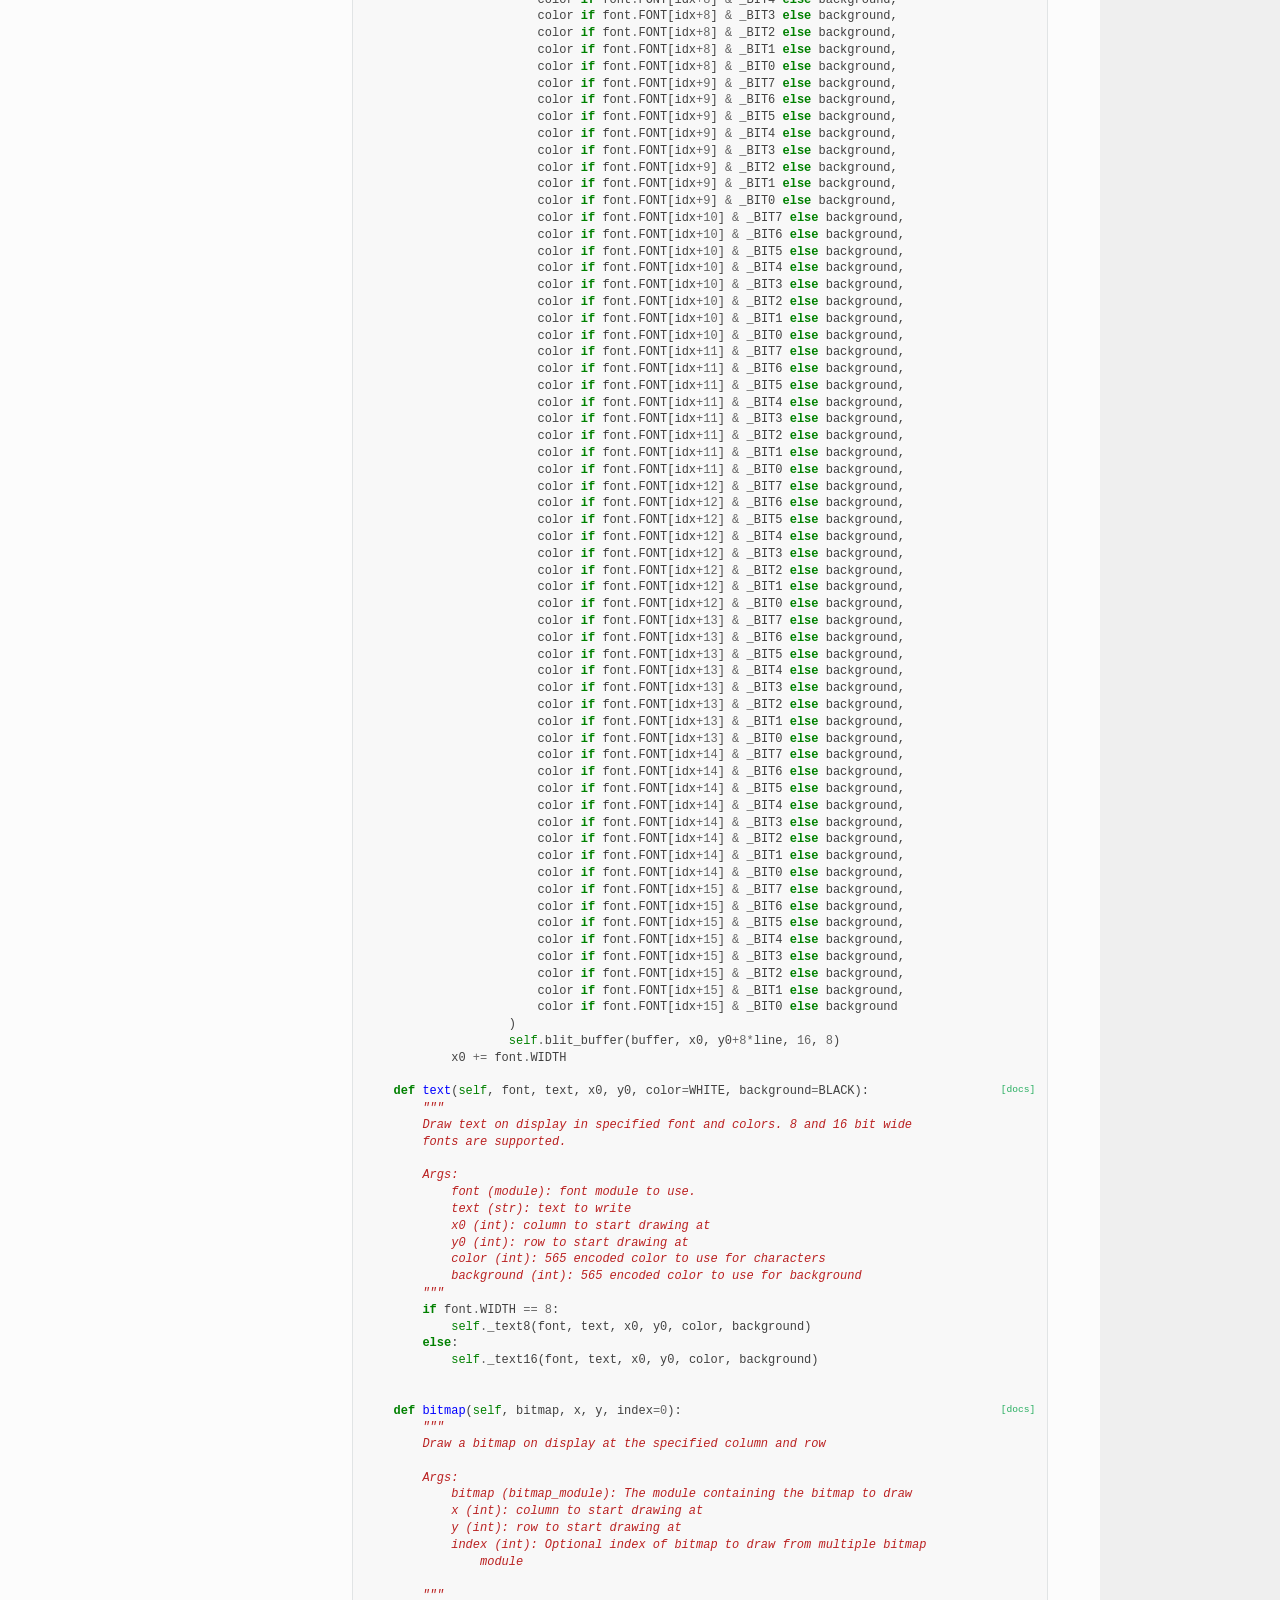
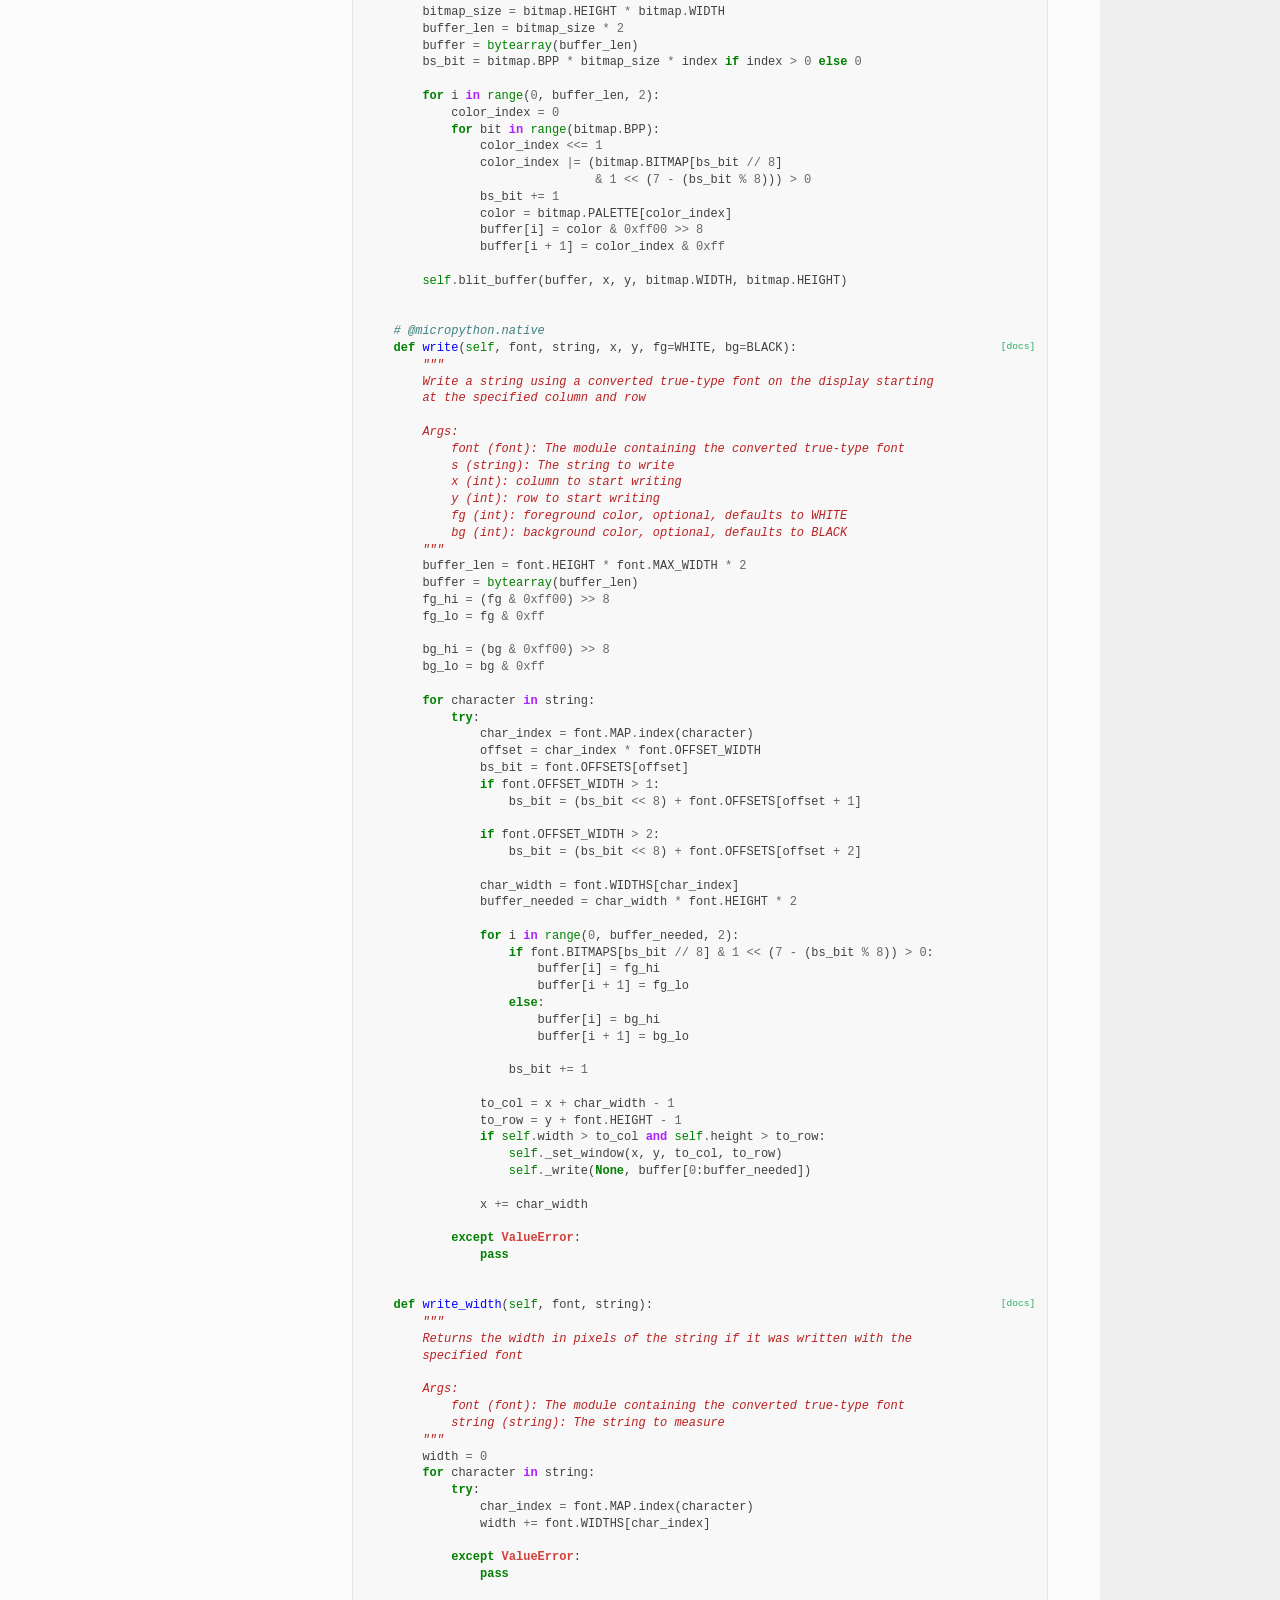
<file: status-button/lib/gc9a01py/docs/_modules/gc9a01py.html>
<!DOCTYPE html>
<html class="writer-html5" lang="en" >
<head>
  <meta charset="utf-8" />
  
  <meta name="viewport" content="width=device-width, initial-scale=1.0" />
  
  <title>gc9a01py &mdash; gc9a01py 0.1.0 documentation</title>
  

  
  <link rel="stylesheet" href="../_static/css/theme.css" type="text/css" />
  <link rel="stylesheet" href="../_static/pygments.css" type="text/css" />

  
  

  
  

  

  
  <!--[if lt IE 9]>
    <script src="../_static/js/html5shiv.min.js"></script>
  <![endif]-->
  
    
      <script type="text/javascript" id="documentation_options" data-url_root="../" src="../_static/documentation_options.js"></script>
        <script src="../_static/jquery.js"></script>
        <script src="../_static/underscore.js"></script>
        <script src="../_static/doctools.js"></script>
    
    <script type="text/javascript" src="../_static/js/theme.js"></script>

    
    <link rel="index" title="Index" href="../genindex.html" />
    <link rel="search" title="Search" href="../search.html" /> 
</head>

<body class="wy-body-for-nav">

   
  <div class="wy-grid-for-nav">
    
    <nav data-toggle="wy-nav-shift" class="wy-nav-side">
      <div class="wy-side-scroll">
        <div class="wy-side-nav-search"  style="background: #2980B9" >
          

          
            <a href="../index.html" class="icon icon-home"> gc9a01py
          

          
          </a>

          
            
            
          

          
<div role="search">
  <form id="rtd-search-form" class="wy-form" action="../search.html" method="get">
    <input type="text" name="q" placeholder="Search docs" />
    <input type="hidden" name="check_keywords" value="yes" />
    <input type="hidden" name="area" value="default" />
  </form>
</div>

          
        </div>

        
        <div class="wy-menu wy-menu-vertical" data-spy="affix" role="navigation" aria-label="main navigation">
          
            
            
              
            
            
              <p class="caption"><span class="caption-text">Contents:</span></p>
<ul>
<li class="toctree-l1"><a class="reference internal" href="../index.html">gc9a01py Driver</a></li>
<li class="toctree-l1"><a class="reference internal" href="../gc9a01py.html">gc9a01py Reference</a></li>
<li class="toctree-l1"><a class="reference internal" href="../examples.html">Example Programs</a><ul>
<li class="toctree-l2"><a class="reference internal" href="../examples.html#lines-py">lines.py</a></li>
<li class="toctree-l2"><a class="reference internal" href="../examples.html#hello-py">hello.py</a></li>
<li class="toctree-l2"><a class="reference internal" href="../examples.html#chars-py">chars.py</a></li>
<li class="toctree-l2"><a class="reference internal" href="../examples.html#scroll-py">scroll.py</a></li>
<li class="toctree-l2"><a class="reference internal" href="../examples.html#toasters-py">toasters.py</a></li>
<li class="toctree-l2"><a class="reference internal" href="../examples.html#chango-py">Chango.py</a></li>
</ul>
</li>
<li class="toctree-l1"><a class="reference internal" href="../fonts.html">Fonts</a><ul>
<li class="toctree-l2"><a class="reference internal" href="../fonts.html#rom-font-conversion">Rom Font Conversion</a></li>
<li class="toctree-l2"><a class="reference internal" href="../fonts.html#true-type-font-conversion">True-Type Font Conversion</a></li>
<li class="toctree-l2"><a class="reference internal" href="../fonts.html#x8-rom-fonts">8x8 Rom Fonts</a></li>
<li class="toctree-l2"><a class="reference internal" href="../fonts.html#x16-rom-fonts">8x16 Rom Fonts</a></li>
<li class="toctree-l2"><a class="reference internal" href="../fonts.html#id1">16x16 Rom Fonts</a></li>
<li class="toctree-l2"><a class="reference internal" href="../fonts.html#x32-rom-fonts">16x32 Rom Fonts</a></li>
</ul>
</li>
</ul>

            
          
        </div>
        
      </div>
    </nav>

    <section data-toggle="wy-nav-shift" class="wy-nav-content-wrap">

      
      <nav class="wy-nav-top" aria-label="top navigation">
        
          <i data-toggle="wy-nav-top" class="fa fa-bars"></i>
          <a href="../index.html">gc9a01py</a>
        
      </nav>


      <div class="wy-nav-content">
        
        <div class="rst-content style-external-links">
        
          

















<div role="navigation" aria-label="breadcrumbs navigation">

  <ul class="wy-breadcrumbs">
    
      <li><a href="../index.html" class="icon icon-home"></a> &raquo;</li>
        
          <li><a href="index.html">Module code</a> &raquo;</li>
        
      <li>gc9a01py</li>
    
    
      <li class="wy-breadcrumbs-aside">
        
      </li>
    
  </ul>

  
  <hr/>
</div>
          <div role="main" class="document" itemscope="itemscope" itemtype="http://schema.org/Article">
           <div itemprop="articleBody">
            
  <h1>Source code for gc9a01py</h1><div class="highlight"><pre>
<span></span><span class="sd">&quot;&quot;&quot;</span>
<span class="sd">Copyright (c) 2020, 2021 Russ Hughes</span>

<span class="sd">This file incorporates work covered by the following copyright and</span>
<span class="sd">permission notice and is licensed under the same terms:</span>

<span class="sd">The MIT License (MIT)</span>

<span class="sd">Copyright (c) 2019 Ivan Belokobylskiy</span>

<span class="sd">Permission is hereby granted, free of charge, to any person obtaining a copy</span>
<span class="sd">of this software and associated documentation files (the &quot;Software&quot;), to deal</span>
<span class="sd">in the Software without restriction, including without limitation the rights</span>
<span class="sd">to use, copy, modify, merge, publish, distribute, sublicense, and/or sell</span>
<span class="sd">copies of the Software, and to permit persons to whom the Software is</span>
<span class="sd">furnished to do so, subject to the following conditions:</span>

<span class="sd">The above copyright notice and this permission notice shall be included in</span>
<span class="sd">all copies or substantial portions of the Software.</span>

<span class="sd">THE SOFTWARE IS PROVIDED &quot;AS IS&quot;, WITHOUT WARRANTY OF ANY KIND, EXPRESS OR</span>
<span class="sd">IMPLIED, INCLUDING BUT NOT LIMITED TO THE WARRANTIES OF MERCHANTABILITY,</span>
<span class="sd">FITNESS FOR A PARTICULAR PURPOSE AND NONINFRINGEMENT. IN NO EVENT SHALL THE</span>
<span class="sd">AUTHORS OR COPYRIGHT HOLDERS BE LIABLE FOR ANY CLAIM, DAMAGES OR OTHER</span>
<span class="sd">LIABILITY, WHETHER IN AN ACTION OF CONTRACT, TORT OR OTHERWISE, ARISING FROM,</span>
<span class="sd">OUT OF OR IN CONNECTION WITH THE SOFTWARE OR THE USE OR OTHER DEALINGS IN</span>
<span class="sd">THE SOFTWARE.</span>


<span class="sd">GC9A01 Display driver in MicroPython based on devbis st7789py_mpy module from</span>
<span class="sd">https://github.com/devbis/st7789py_mpy modified to drive 240x240 pixel GC9A01</span>
<span class="sd">displays.</span>

<span class="sd">The driver supports display rotation, mirroring, scrolling and drawing text</span>
<span class="sd">using 8 and 16 bit wide bitmap fonts with heights that are multiples of 8.</span>
<span class="sd">Included are 12 bitmap fonts derived from classic pc text mode fonts and a</span>
<span class="sd">couple of example programs.</span>

<span class="sd">This is a work in progress. Documentation can be found at</span>
<span class="sd">https://penfold.owt.com/gc9a01py/.</span>

<span class="sd">If you are looking for a faster driver with additional features, check out the</span>
<span class="sd">C version of the driver at https://github.com/russhughes/gc9a01_mpy</span>

<span class="sd">&quot;&quot;&quot;</span>

<span class="c1"># pylint: disable=invalid-name,import-error</span>

<span class="kn">import</span> <span class="nn">time</span>
<span class="kn">from</span> <span class="nn">micropython</span> <span class="kn">import</span> <span class="n">const</span>
<span class="kn">import</span> <span class="nn">ustruct</span> <span class="k">as</span> <span class="nn">struct</span>

<span class="c1"># commands</span>
<span class="n">GC9A01_SWRESET</span> <span class="o">=</span> <span class="n">const</span><span class="p">(</span><span class="mh">0x01</span><span class="p">)</span>
<span class="n">GC9A01_SLPIN</span> <span class="o">=</span> <span class="n">const</span><span class="p">(</span><span class="mh">0x10</span><span class="p">)</span>
<span class="n">GC9A01_SLPOUT</span> <span class="o">=</span> <span class="n">const</span><span class="p">(</span><span class="mh">0x11</span><span class="p">)</span>
<span class="n">GC9A01_INVOFF</span> <span class="o">=</span> <span class="n">const</span><span class="p">(</span><span class="mh">0x20</span><span class="p">)</span>
<span class="n">GC9A01_INVON</span> <span class="o">=</span> <span class="n">const</span><span class="p">(</span><span class="mh">0x21</span><span class="p">)</span>
<span class="n">GC9A01_DISPOFF</span> <span class="o">=</span> <span class="n">const</span><span class="p">(</span><span class="mh">0x28</span><span class="p">)</span>
<span class="n">GC9A01_DISPON</span> <span class="o">=</span> <span class="n">const</span><span class="p">(</span><span class="mh">0x29</span><span class="p">)</span>
<span class="n">GC9A01_CASET</span> <span class="o">=</span> <span class="n">const</span><span class="p">(</span><span class="mh">0x2A</span><span class="p">)</span>
<span class="n">GC9A01_RASET</span> <span class="o">=</span> <span class="n">const</span><span class="p">(</span><span class="mh">0x2B</span><span class="p">)</span>
<span class="n">GC9A01_RAMWR</span> <span class="o">=</span> <span class="n">const</span><span class="p">(</span><span class="mh">0x2C</span><span class="p">)</span>
<span class="n">GC9A01_VSCRDEF</span> <span class="o">=</span> <span class="n">const</span><span class="p">(</span><span class="mh">0x33</span><span class="p">)</span>
<span class="n">GC9A01_COLMOD</span> <span class="o">=</span> <span class="n">const</span><span class="p">(</span><span class="mh">0x3A</span><span class="p">)</span>
<span class="n">GC9A01_MADCTL</span> <span class="o">=</span> <span class="n">const</span><span class="p">(</span><span class="mh">0x36</span><span class="p">)</span>
<span class="n">GC9A01_VSCSAD</span> <span class="o">=</span> <span class="n">const</span><span class="p">(</span><span class="mh">0x37</span><span class="p">)</span>

<span class="c1"># Color definitions</span>
<span class="n">BLACK</span> <span class="o">=</span> <span class="n">const</span><span class="p">(</span><span class="mh">0x0000</span><span class="p">)</span>
<span class="n">BLUE</span> <span class="o">=</span> <span class="n">const</span><span class="p">(</span><span class="mh">0x001F</span><span class="p">)</span>
<span class="n">RED</span> <span class="o">=</span> <span class="n">const</span><span class="p">(</span><span class="mh">0xF800</span><span class="p">)</span>
<span class="n">GREEN</span> <span class="o">=</span> <span class="n">const</span><span class="p">(</span><span class="mh">0x07E0</span><span class="p">)</span>
<span class="n">CYAN</span> <span class="o">=</span> <span class="n">const</span><span class="p">(</span><span class="mh">0x07FF</span><span class="p">)</span>
<span class="n">MAGENTA</span> <span class="o">=</span> <span class="n">const</span><span class="p">(</span><span class="mh">0xF81F</span><span class="p">)</span>
<span class="n">YELLOW</span> <span class="o">=</span> <span class="n">const</span><span class="p">(</span><span class="mh">0xFFE0</span><span class="p">)</span>
<span class="n">WHITE</span> <span class="o">=</span> <span class="n">const</span><span class="p">(</span><span class="mh">0xFFFF</span><span class="p">)</span>

<span class="n">_ENCODE_PIXEL</span> <span class="o">=</span> <span class="s2">&quot;&gt;H&quot;</span>
<span class="n">_ENCODE_POS</span> <span class="o">=</span> <span class="s2">&quot;&gt;HH&quot;</span>
<span class="n">_DECODE_PIXEL</span> <span class="o">=</span> <span class="s2">&quot;&gt;BBB&quot;</span>

<span class="n">_BUFFER_SIZE</span> <span class="o">=</span> <span class="n">const</span><span class="p">(</span><span class="mi">256</span><span class="p">)</span>

<span class="n">_BIT7</span> <span class="o">=</span> <span class="n">const</span><span class="p">(</span><span class="mh">0x80</span><span class="p">)</span>
<span class="n">_BIT6</span> <span class="o">=</span> <span class="n">const</span><span class="p">(</span><span class="mh">0x40</span><span class="p">)</span>
<span class="n">_BIT5</span> <span class="o">=</span> <span class="n">const</span><span class="p">(</span><span class="mh">0x20</span><span class="p">)</span>
<span class="n">_BIT4</span> <span class="o">=</span> <span class="n">const</span><span class="p">(</span><span class="mh">0x10</span><span class="p">)</span>
<span class="n">_BIT3</span> <span class="o">=</span> <span class="n">const</span><span class="p">(</span><span class="mh">0x08</span><span class="p">)</span>
<span class="n">_BIT2</span> <span class="o">=</span> <span class="n">const</span><span class="p">(</span><span class="mh">0x04</span><span class="p">)</span>
<span class="n">_BIT1</span> <span class="o">=</span> <span class="n">const</span><span class="p">(</span><span class="mh">0x02</span><span class="p">)</span>
<span class="n">_BIT0</span> <span class="o">=</span> <span class="n">const</span><span class="p">(</span><span class="mh">0x01</span><span class="p">)</span>

<span class="n">ROTATIONS</span> <span class="o">=</span> <span class="p">[</span>
    <span class="mh">0x48</span><span class="p">,</span>   <span class="c1"># 0 - PORTRAIT</span>
    <span class="mh">0x28</span><span class="p">,</span>   <span class="c1"># 1 - LANDSCAPE</span>
    <span class="mh">0x88</span><span class="p">,</span>   <span class="c1"># 2 - INVERTED_PORTRAIT</span>
    <span class="mh">0xe8</span><span class="p">,</span>   <span class="c1"># 3 - INVERTED_LANDSCAPE</span>
    <span class="mh">0x08</span><span class="p">,</span>   <span class="c1"># 4 - PORTRAIT_MIRRORED</span>
    <span class="mh">0x68</span><span class="p">,</span>   <span class="c1"># 5 - LANDSCAPE_MIRRORED</span>
    <span class="mh">0xc8</span><span class="p">,</span>   <span class="c1"># 6 - INVERTED_PORTRAIT_MIRRORED</span>
    <span class="mh">0xa8</span><span class="p">]</span>   <span class="c1"># 7 - INVERTED_LANDSCAPE_MIRRORED]</span>


<div class="viewcode-block" id="color565"><a class="viewcode-back" href="../gc9a01py.html#gc9a01py.color565">[docs]</a><span class="k">def</span> <span class="nf">color565</span><span class="p">(</span><span class="n">red</span><span class="p">,</span> <span class="n">green</span><span class="o">=</span><span class="mi">0</span><span class="p">,</span> <span class="n">blue</span><span class="o">=</span><span class="mi">0</span><span class="p">):</span>
    <span class="sd">&quot;&quot;&quot;</span>
<span class="sd">    Convert red, green and blue values (0-255) into a 16-bit 565 encoded color.</span>
<span class="sd">    &quot;&quot;&quot;</span>
    <span class="k">try</span><span class="p">:</span>
        <span class="n">red</span><span class="p">,</span> <span class="n">green</span><span class="p">,</span> <span class="n">blue</span> <span class="o">=</span> <span class="n">red</span>  <span class="c1"># see if the first var is a tuple/list</span>
    <span class="k">except</span> <span class="ne">TypeError</span><span class="p">:</span>
        <span class="k">pass</span>
    <span class="k">return</span> <span class="p">(</span><span class="n">red</span> <span class="o">&amp;</span> <span class="mh">0xf8</span><span class="p">)</span> <span class="o">&lt;&lt;</span> <span class="mi">8</span> <span class="o">|</span> <span class="p">(</span><span class="n">green</span> <span class="o">&amp;</span> <span class="mh">0xfc</span><span class="p">)</span> <span class="o">&lt;&lt;</span> <span class="mi">3</span> <span class="o">|</span> <span class="n">blue</span> <span class="o">&gt;&gt;</span> <span class="mi">3</span></div>


<span class="k">def</span> <span class="nf">_encode_pos</span><span class="p">(</span><span class="n">x</span><span class="p">,</span> <span class="n">y</span><span class="p">):</span>
    <span class="sd">&quot;&quot;&quot;Encode a postion into bytes.&quot;&quot;&quot;</span>
    <span class="k">return</span> <span class="n">struct</span><span class="o">.</span><span class="n">pack</span><span class="p">(</span><span class="n">_ENCODE_POS</span><span class="p">,</span> <span class="n">x</span><span class="p">,</span> <span class="n">y</span><span class="p">)</span>


<span class="k">def</span> <span class="nf">_encode_pixel</span><span class="p">(</span><span class="n">color</span><span class="p">):</span>
    <span class="sd">&quot;&quot;&quot;Encode a pixel color into bytes.&quot;&quot;&quot;</span>
    <span class="k">return</span> <span class="n">struct</span><span class="o">.</span><span class="n">pack</span><span class="p">(</span><span class="n">_ENCODE_PIXEL</span><span class="p">,</span> <span class="n">color</span><span class="p">)</span>


<div class="viewcode-block" id="GC9A01"><a class="viewcode-back" href="../gc9a01py.html#gc9a01py.GC9A01">[docs]</a><span class="k">class</span> <span class="nc">GC9A01</span><span class="p">():</span>
    <span class="sd">&quot;&quot;&quot;</span>
<span class="sd">    GC9A01 driver class</span>

<span class="sd">    Args:</span>
<span class="sd">        spi (spi): spi object (Required)</span>
<span class="sd">        dc (pin): dc pin (Required)</span>
<span class="sd">        cs (pin): cs pin {optional}</span>
<span class="sd">        reset (pin): reset pin</span>
<span class="sd">        backlight(pin): backlight pin</span>
<span class="sd">        rotation (int): display rotation</span>
<span class="sd">    &quot;&quot;&quot;</span>

    <span class="k">def</span> <span class="fm">__init__</span><span class="p">(</span>
            <span class="bp">self</span><span class="p">,</span>
            <span class="n">spi</span><span class="o">=</span><span class="kc">None</span><span class="p">,</span>
            <span class="n">dc</span><span class="o">=</span><span class="kc">None</span><span class="p">,</span>
            <span class="n">cs</span><span class="o">=</span><span class="kc">None</span><span class="p">,</span>
            <span class="n">reset</span><span class="o">=</span><span class="kc">None</span><span class="p">,</span>
            <span class="n">backlight</span><span class="o">=</span><span class="kc">None</span><span class="p">,</span>
            <span class="n">rotation</span><span class="o">=</span><span class="mi">0</span><span class="p">):</span>
        <span class="sd">&quot;&quot;&quot;</span>
<span class="sd">        Initialize display.</span>
<span class="sd">        &quot;&quot;&quot;</span>
        <span class="k">if</span> <span class="n">spi</span> <span class="ow">is</span> <span class="kc">None</span><span class="p">:</span>
            <span class="k">raise</span> <span class="ne">ValueError</span><span class="p">(</span><span class="s2">&quot;SPI object is required.&quot;</span><span class="p">)</span>

        <span class="k">if</span> <span class="n">dc</span> <span class="ow">is</span> <span class="kc">None</span><span class="p">:</span>
            <span class="k">raise</span> <span class="ne">ValueError</span><span class="p">(</span><span class="s2">&quot;dc pin is required.&quot;</span><span class="p">)</span>

        <span class="bp">self</span><span class="o">.</span><span class="n">width</span> <span class="o">=</span> <span class="mi">240</span>
        <span class="bp">self</span><span class="o">.</span><span class="n">height</span> <span class="o">=</span> <span class="mi">240</span>
        <span class="bp">self</span><span class="o">.</span><span class="n">spi</span> <span class="o">=</span> <span class="n">spi</span>
        <span class="bp">self</span><span class="o">.</span><span class="n">reset</span> <span class="o">=</span> <span class="n">reset</span>
        <span class="bp">self</span><span class="o">.</span><span class="n">dc</span> <span class="o">=</span> <span class="n">dc</span>
        <span class="bp">self</span><span class="o">.</span><span class="n">cs</span> <span class="o">=</span> <span class="n">cs</span>
        <span class="bp">self</span><span class="o">.</span><span class="n">backlight</span> <span class="o">=</span> <span class="n">backlight</span>
        <span class="bp">self</span><span class="o">.</span><span class="n">_rotation</span> <span class="o">=</span> <span class="n">rotation</span> <span class="o">%</span> <span class="mi">8</span>

        <span class="bp">self</span><span class="o">.</span><span class="n">hard_reset</span><span class="p">()</span>
        <span class="n">time</span><span class="o">.</span><span class="n">sleep_ms</span><span class="p">(</span><span class="mi">100</span><span class="p">)</span>

        <span class="bp">self</span><span class="o">.</span><span class="n">_write</span><span class="p">(</span><span class="mh">0xEF</span><span class="p">)</span>
        <span class="bp">self</span><span class="o">.</span><span class="n">_write</span><span class="p">(</span><span class="mh">0xEB</span><span class="p">,</span> <span class="sa">b</span><span class="s1">&#39;</span><span class="se">\x14</span><span class="s1">&#39;</span><span class="p">)</span>
        <span class="bp">self</span><span class="o">.</span><span class="n">_write</span><span class="p">(</span><span class="mh">0xFE</span><span class="p">)</span>
        <span class="bp">self</span><span class="o">.</span><span class="n">_write</span><span class="p">(</span><span class="mh">0xEF</span><span class="p">)</span>
        <span class="bp">self</span><span class="o">.</span><span class="n">_write</span><span class="p">(</span><span class="mh">0xEB</span><span class="p">,</span> <span class="sa">b</span><span class="s1">&#39;</span><span class="se">\x14</span><span class="s1">&#39;</span><span class="p">)</span>
        <span class="bp">self</span><span class="o">.</span><span class="n">_write</span><span class="p">(</span><span class="mh">0x84</span><span class="p">,</span> <span class="sa">b</span><span class="s1">&#39;</span><span class="se">\x40</span><span class="s1">&#39;</span><span class="p">)</span>
        <span class="bp">self</span><span class="o">.</span><span class="n">_write</span><span class="p">(</span><span class="mh">0x85</span><span class="p">,</span> <span class="sa">b</span><span class="s1">&#39;</span><span class="se">\xFF</span><span class="s1">&#39;</span><span class="p">)</span>
        <span class="bp">self</span><span class="o">.</span><span class="n">_write</span><span class="p">(</span><span class="mh">0x86</span><span class="p">,</span> <span class="sa">b</span><span class="s1">&#39;</span><span class="se">\xFF</span><span class="s1">&#39;</span><span class="p">)</span>
        <span class="bp">self</span><span class="o">.</span><span class="n">_write</span><span class="p">(</span><span class="mh">0x87</span><span class="p">,</span> <span class="sa">b</span><span class="s1">&#39;</span><span class="se">\xFF</span><span class="s1">&#39;</span><span class="p">)</span>
        <span class="bp">self</span><span class="o">.</span><span class="n">_write</span><span class="p">(</span><span class="mh">0x88</span><span class="p">,</span> <span class="sa">b</span><span class="s1">&#39;</span><span class="se">\x0A</span><span class="s1">&#39;</span><span class="p">)</span>
        <span class="bp">self</span><span class="o">.</span><span class="n">_write</span><span class="p">(</span><span class="mh">0x89</span><span class="p">,</span> <span class="sa">b</span><span class="s1">&#39;</span><span class="se">\x21</span><span class="s1">&#39;</span><span class="p">)</span>
        <span class="bp">self</span><span class="o">.</span><span class="n">_write</span><span class="p">(</span><span class="mh">0x8A</span><span class="p">,</span> <span class="sa">b</span><span class="s1">&#39;</span><span class="se">\x00</span><span class="s1">&#39;</span><span class="p">)</span>
        <span class="bp">self</span><span class="o">.</span><span class="n">_write</span><span class="p">(</span><span class="mh">0x8B</span><span class="p">,</span> <span class="sa">b</span><span class="s1">&#39;</span><span class="se">\x80</span><span class="s1">&#39;</span><span class="p">)</span>
        <span class="bp">self</span><span class="o">.</span><span class="n">_write</span><span class="p">(</span><span class="mh">0x8C</span><span class="p">,</span> <span class="sa">b</span><span class="s1">&#39;</span><span class="se">\x01</span><span class="s1">&#39;</span><span class="p">)</span>
        <span class="bp">self</span><span class="o">.</span><span class="n">_write</span><span class="p">(</span><span class="mh">0x8D</span><span class="p">,</span> <span class="sa">b</span><span class="s1">&#39;</span><span class="se">\x01</span><span class="s1">&#39;</span><span class="p">)</span>
        <span class="bp">self</span><span class="o">.</span><span class="n">_write</span><span class="p">(</span><span class="mh">0x8E</span><span class="p">,</span> <span class="sa">b</span><span class="s1">&#39;</span><span class="se">\xFF</span><span class="s1">&#39;</span><span class="p">)</span>
        <span class="bp">self</span><span class="o">.</span><span class="n">_write</span><span class="p">(</span><span class="mh">0x8F</span><span class="p">,</span> <span class="sa">b</span><span class="s1">&#39;</span><span class="se">\xFF</span><span class="s1">&#39;</span><span class="p">)</span>
        <span class="bp">self</span><span class="o">.</span><span class="n">_write</span><span class="p">(</span><span class="mh">0xB6</span><span class="p">,</span> <span class="sa">b</span><span class="s1">&#39;</span><span class="se">\x00\x00</span><span class="s1">&#39;</span><span class="p">)</span>
        <span class="bp">self</span><span class="o">.</span><span class="n">_write</span><span class="p">(</span><span class="mh">0x3A</span><span class="p">,</span> <span class="sa">b</span><span class="s1">&#39;</span><span class="se">\x55</span><span class="s1">&#39;</span><span class="p">)</span>
        <span class="bp">self</span><span class="o">.</span><span class="n">_write</span><span class="p">(</span><span class="mh">0x90</span><span class="p">,</span> <span class="sa">b</span><span class="s1">&#39;</span><span class="se">\x08\x08\x08\x08</span><span class="s1">&#39;</span><span class="p">)</span>
        <span class="bp">self</span><span class="o">.</span><span class="n">_write</span><span class="p">(</span><span class="mh">0xBD</span><span class="p">,</span> <span class="sa">b</span><span class="s1">&#39;</span><span class="se">\x06</span><span class="s1">&#39;</span><span class="p">)</span>
        <span class="bp">self</span><span class="o">.</span><span class="n">_write</span><span class="p">(</span><span class="mh">0xBC</span><span class="p">,</span> <span class="sa">b</span><span class="s1">&#39;</span><span class="se">\x00</span><span class="s1">&#39;</span><span class="p">)</span>
        <span class="bp">self</span><span class="o">.</span><span class="n">_write</span><span class="p">(</span><span class="mh">0xFF</span><span class="p">,</span> <span class="sa">b</span><span class="s1">&#39;</span><span class="se">\x60\x01\x04</span><span class="s1">&#39;</span><span class="p">)</span>
        <span class="bp">self</span><span class="o">.</span><span class="n">_write</span><span class="p">(</span><span class="mh">0xC3</span><span class="p">,</span> <span class="sa">b</span><span class="s1">&#39;</span><span class="se">\x13</span><span class="s1">&#39;</span><span class="p">)</span>
        <span class="bp">self</span><span class="o">.</span><span class="n">_write</span><span class="p">(</span><span class="mh">0xC4</span><span class="p">,</span> <span class="sa">b</span><span class="s1">&#39;</span><span class="se">\x13</span><span class="s1">&#39;</span><span class="p">)</span>
        <span class="bp">self</span><span class="o">.</span><span class="n">_write</span><span class="p">(</span><span class="mh">0xC9</span><span class="p">,</span> <span class="sa">b</span><span class="s1">&#39;</span><span class="se">\x22</span><span class="s1">&#39;</span><span class="p">)</span>
        <span class="bp">self</span><span class="o">.</span><span class="n">_write</span><span class="p">(</span><span class="mh">0xBE</span><span class="p">,</span> <span class="sa">b</span><span class="s1">&#39;</span><span class="se">\x11</span><span class="s1">&#39;</span><span class="p">)</span>
        <span class="bp">self</span><span class="o">.</span><span class="n">_write</span><span class="p">(</span><span class="mh">0xE1</span><span class="p">,</span> <span class="sa">b</span><span class="s1">&#39;</span><span class="se">\x10\x0E</span><span class="s1">&#39;</span><span class="p">)</span>
        <span class="bp">self</span><span class="o">.</span><span class="n">_write</span><span class="p">(</span><span class="mh">0xDF</span><span class="p">,</span> <span class="sa">b</span><span class="s1">&#39;</span><span class="se">\x21\x0c\x02</span><span class="s1">&#39;</span><span class="p">)</span>
        <span class="bp">self</span><span class="o">.</span><span class="n">_write</span><span class="p">(</span><span class="mh">0xF0</span><span class="p">,</span> <span class="sa">b</span><span class="s1">&#39;</span><span class="se">\x45\x09\x08\x08\x26\x2A</span><span class="s1">&#39;</span><span class="p">)</span>
        <span class="bp">self</span><span class="o">.</span><span class="n">_write</span><span class="p">(</span><span class="mh">0xF1</span><span class="p">,</span> <span class="sa">b</span><span class="s1">&#39;</span><span class="se">\x43\x70\x72\x36\x37\x6F</span><span class="s1">&#39;</span><span class="p">)</span>
        <span class="bp">self</span><span class="o">.</span><span class="n">_write</span><span class="p">(</span><span class="mh">0xF2</span><span class="p">,</span> <span class="sa">b</span><span class="s1">&#39;</span><span class="se">\x45\x09\x08\x08\x26\x2A</span><span class="s1">&#39;</span><span class="p">)</span>
        <span class="bp">self</span><span class="o">.</span><span class="n">_write</span><span class="p">(</span><span class="mh">0xF3</span><span class="p">,</span> <span class="sa">b</span><span class="s1">&#39;</span><span class="se">\x43\x70\x72\x36\x37\x6F</span><span class="s1">&#39;</span><span class="p">)</span>
        <span class="bp">self</span><span class="o">.</span><span class="n">_write</span><span class="p">(</span><span class="mh">0xED</span><span class="p">,</span> <span class="sa">b</span><span class="s1">&#39;</span><span class="se">\x1B\x0B</span><span class="s1">&#39;</span><span class="p">)</span>
        <span class="bp">self</span><span class="o">.</span><span class="n">_write</span><span class="p">(</span><span class="mh">0xAE</span><span class="p">,</span> <span class="sa">b</span><span class="s1">&#39;</span><span class="se">\x77</span><span class="s1">&#39;</span><span class="p">)</span>
        <span class="bp">self</span><span class="o">.</span><span class="n">_write</span><span class="p">(</span><span class="mh">0xCD</span><span class="p">,</span> <span class="sa">b</span><span class="s1">&#39;</span><span class="se">\x63</span><span class="s1">&#39;</span><span class="p">)</span>
        <span class="bp">self</span><span class="o">.</span><span class="n">_write</span><span class="p">(</span><span class="mh">0x70</span><span class="p">,</span> <span class="sa">b</span><span class="s1">&#39;</span><span class="se">\x07\x07\x04\x0E\x0F\x09\x07\x08\x03</span><span class="s1">&#39;</span><span class="p">)</span>
        <span class="bp">self</span><span class="o">.</span><span class="n">_write</span><span class="p">(</span><span class="mh">0xE8</span><span class="p">,</span> <span class="sa">b</span><span class="s1">&#39;</span><span class="se">\x34</span><span class="s1">&#39;</span><span class="p">)</span>

        <span class="bp">self</span><span class="o">.</span><span class="n">_write</span><span class="p">(</span>
            <span class="mh">0x62</span><span class="p">,</span>
            <span class="sa">b</span><span class="s1">&#39;</span><span class="se">\x18\x0D\x71\xED\x70\x70\x18\x0F\x71\xEF\x70\x70</span><span class="s1">&#39;</span><span class="p">)</span>

        <span class="bp">self</span><span class="o">.</span><span class="n">_write</span><span class="p">(</span>
            <span class="mh">0x63</span><span class="p">,</span>
            <span class="sa">b</span><span class="s1">&#39;</span><span class="se">\x18\x11\x71\xF1\x70\x70\x18\x13\x71\xF3\x70\x70</span><span class="s1">&#39;</span><span class="p">)</span>

        <span class="bp">self</span><span class="o">.</span><span class="n">_write</span><span class="p">(</span><span class="mh">0x64</span><span class="p">,</span> <span class="sa">b</span><span class="s1">&#39;</span><span class="se">\x28\x29\xF1\x01\xF1\x00\x07</span><span class="s1">&#39;</span><span class="p">)</span>
        <span class="bp">self</span><span class="o">.</span><span class="n">_write</span><span class="p">(</span>
            <span class="mh">0x66</span><span class="p">,</span>
            <span class="sa">b</span><span class="s1">&#39;</span><span class="se">\x3C\x00\xCD\x67\x45\x45\x10\x00\x00\x00</span><span class="s1">&#39;</span><span class="p">)</span>

        <span class="bp">self</span><span class="o">.</span><span class="n">_write</span><span class="p">(</span>
            <span class="mh">0x67</span><span class="p">,</span>
            <span class="sa">b</span><span class="s1">&#39;</span><span class="se">\x00\x3C\x00\x00\x00\x01\x54\x10\x32\x98</span><span class="s1">&#39;</span><span class="p">)</span>

        <span class="bp">self</span><span class="o">.</span><span class="n">_write</span><span class="p">(</span><span class="mh">0x74</span><span class="p">,</span> <span class="sa">b</span><span class="s1">&#39;</span><span class="se">\x10\x85\x80\x00\x00\x4E\x00</span><span class="s1">&#39;</span><span class="p">)</span>
        <span class="bp">self</span><span class="o">.</span><span class="n">_write</span><span class="p">(</span><span class="mh">0x98</span><span class="p">,</span> <span class="sa">b</span><span class="s1">&#39;</span><span class="se">\x3e\x07</span><span class="s1">&#39;</span><span class="p">)</span>
        <span class="bp">self</span><span class="o">.</span><span class="n">_write</span><span class="p">(</span><span class="mh">0x35</span><span class="p">)</span>
        <span class="bp">self</span><span class="o">.</span><span class="n">_write</span><span class="p">(</span><span class="mh">0x21</span><span class="p">)</span>
        <span class="bp">self</span><span class="o">.</span><span class="n">_write</span><span class="p">(</span><span class="mh">0x11</span><span class="p">)</span>
        <span class="n">time</span><span class="o">.</span><span class="n">sleep_ms</span><span class="p">(</span><span class="mi">120</span><span class="p">)</span>

        <span class="bp">self</span><span class="o">.</span><span class="n">_write</span><span class="p">(</span><span class="mh">0x29</span><span class="p">)</span>
        <span class="n">time</span><span class="o">.</span><span class="n">sleep_ms</span><span class="p">(</span><span class="mi">20</span><span class="p">)</span>

        <span class="bp">self</span><span class="o">.</span><span class="n">rotation</span><span class="p">(</span><span class="bp">self</span><span class="o">.</span><span class="n">_rotation</span><span class="p">)</span>

        <span class="k">if</span> <span class="n">backlight</span> <span class="ow">is</span> <span class="ow">not</span> <span class="kc">None</span><span class="p">:</span>
            <span class="n">backlight</span><span class="o">.</span><span class="n">value</span><span class="p">(</span><span class="mi">1</span><span class="p">)</span>

    <span class="k">def</span> <span class="nf">_write</span><span class="p">(</span><span class="bp">self</span><span class="p">,</span> <span class="n">command</span><span class="o">=</span><span class="kc">None</span><span class="p">,</span> <span class="n">data</span><span class="o">=</span><span class="kc">None</span><span class="p">):</span>
        <span class="sd">&quot;&quot;&quot;SPI write to the device: commands and data.&quot;&quot;&quot;</span>
        <span class="k">if</span> <span class="bp">self</span><span class="o">.</span><span class="n">cs</span><span class="p">:</span>
            <span class="bp">self</span><span class="o">.</span><span class="n">cs</span><span class="o">.</span><span class="n">off</span><span class="p">()</span>

        <span class="k">if</span> <span class="n">command</span> <span class="ow">is</span> <span class="ow">not</span> <span class="kc">None</span><span class="p">:</span>
            <span class="bp">self</span><span class="o">.</span><span class="n">dc</span><span class="o">.</span><span class="n">off</span><span class="p">()</span>
            <span class="bp">self</span><span class="o">.</span><span class="n">spi</span><span class="o">.</span><span class="n">write</span><span class="p">(</span><span class="nb">bytes</span><span class="p">([</span><span class="n">command</span><span class="p">]))</span>
        <span class="k">if</span> <span class="n">data</span> <span class="ow">is</span> <span class="ow">not</span> <span class="kc">None</span><span class="p">:</span>
            <span class="bp">self</span><span class="o">.</span><span class="n">dc</span><span class="o">.</span><span class="n">on</span><span class="p">()</span>
            <span class="bp">self</span><span class="o">.</span><span class="n">spi</span><span class="o">.</span><span class="n">write</span><span class="p">(</span><span class="n">data</span><span class="p">)</span>

        <span class="k">if</span> <span class="bp">self</span><span class="o">.</span><span class="n">cs</span><span class="p">:</span>
            <span class="bp">self</span><span class="o">.</span><span class="n">cs</span><span class="o">.</span><span class="n">on</span><span class="p">()</span>

<div class="viewcode-block" id="GC9A01.hard_reset"><a class="viewcode-back" href="../gc9a01py.html#gc9a01py.GC9A01.hard_reset">[docs]</a>    <span class="k">def</span> <span class="nf">hard_reset</span><span class="p">(</span><span class="bp">self</span><span class="p">):</span>
        <span class="sd">&quot;&quot;&quot;Hard reset display.&quot;&quot;&quot;</span>
        <span class="k">if</span> <span class="bp">self</span><span class="o">.</span><span class="n">reset</span><span class="p">:</span>
            <span class="k">if</span> <span class="bp">self</span><span class="o">.</span><span class="n">cs</span><span class="p">:</span>
                <span class="bp">self</span><span class="o">.</span><span class="n">cs</span><span class="o">.</span><span class="n">off</span><span class="p">()</span>

            <span class="bp">self</span><span class="o">.</span><span class="n">reset</span><span class="o">.</span><span class="n">on</span><span class="p">()</span>
            <span class="n">time</span><span class="o">.</span><span class="n">sleep_ms</span><span class="p">(</span><span class="mi">50</span><span class="p">)</span>
            <span class="bp">self</span><span class="o">.</span><span class="n">reset</span><span class="o">.</span><span class="n">off</span><span class="p">()</span>
            <span class="n">time</span><span class="o">.</span><span class="n">sleep_ms</span><span class="p">(</span><span class="mi">50</span><span class="p">)</span>
            <span class="bp">self</span><span class="o">.</span><span class="n">reset</span><span class="o">.</span><span class="n">on</span><span class="p">()</span>
            <span class="n">time</span><span class="o">.</span><span class="n">sleep_ms</span><span class="p">(</span><span class="mi">150</span><span class="p">)</span>

            <span class="k">if</span> <span class="bp">self</span><span class="o">.</span><span class="n">cs</span><span class="p">:</span>
                <span class="bp">self</span><span class="o">.</span><span class="n">cs</span><span class="o">.</span><span class="n">on</span><span class="p">()</span></div>

<div class="viewcode-block" id="GC9A01.soft_reset"><a class="viewcode-back" href="../gc9a01py.html#gc9a01py.GC9A01.soft_reset">[docs]</a>    <span class="k">def</span> <span class="nf">soft_reset</span><span class="p">(</span><span class="bp">self</span><span class="p">):</span>
        <span class="sd">&quot;&quot;&quot;Soft reset display.&quot;&quot;&quot;</span>
        <span class="bp">self</span><span class="o">.</span><span class="n">_write</span><span class="p">(</span><span class="n">GC9A01_SWRESET</span><span class="p">)</span>
        <span class="n">time</span><span class="o">.</span><span class="n">sleep_ms</span><span class="p">(</span><span class="mi">150</span><span class="p">)</span></div>

<div class="viewcode-block" id="GC9A01.sleep_mode"><a class="viewcode-back" href="../gc9a01py.html#gc9a01py.GC9A01.sleep_mode">[docs]</a>    <span class="k">def</span> <span class="nf">sleep_mode</span><span class="p">(</span><span class="bp">self</span><span class="p">,</span> <span class="n">value</span><span class="p">):</span>
        <span class="sd">&quot;&quot;&quot;</span>
<span class="sd">        Enable or disable display sleep mode.</span>

<span class="sd">        Args:</span>
<span class="sd">            value (bool): if True enable sleep mode.</span>
<span class="sd">                if False disable sleep mode</span>
<span class="sd">        &quot;&quot;&quot;</span>
        <span class="k">if</span> <span class="n">value</span><span class="p">:</span>
            <span class="bp">self</span><span class="o">.</span><span class="n">_write</span><span class="p">(</span><span class="n">GC9A01_SLPIN</span><span class="p">)</span>
        <span class="k">else</span><span class="p">:</span>
            <span class="bp">self</span><span class="o">.</span><span class="n">_write</span><span class="p">(</span><span class="n">GC9A01_SLPOUT</span><span class="p">)</span></div>

<div class="viewcode-block" id="GC9A01.inversion_mode"><a class="viewcode-back" href="../gc9a01py.html#gc9a01py.GC9A01.inversion_mode">[docs]</a>    <span class="k">def</span> <span class="nf">inversion_mode</span><span class="p">(</span><span class="bp">self</span><span class="p">,</span> <span class="n">value</span><span class="p">):</span>
        <span class="sd">&quot;&quot;&quot;</span>
<span class="sd">        Enable or disable display inversion mode.</span>

<span class="sd">        Args:</span>
<span class="sd">            value (bool): if True enable inversion mode.</span>
<span class="sd">                if False disable inversion mode</span>
<span class="sd">        &quot;&quot;&quot;</span>
        <span class="k">if</span> <span class="n">value</span><span class="p">:</span>
            <span class="bp">self</span><span class="o">.</span><span class="n">_write</span><span class="p">(</span><span class="n">GC9A01_INVON</span><span class="p">)</span>
        <span class="k">else</span><span class="p">:</span>
            <span class="bp">self</span><span class="o">.</span><span class="n">_write</span><span class="p">(</span><span class="n">GC9A01_INVOFF</span><span class="p">)</span></div>

<div class="viewcode-block" id="GC9A01.rotation"><a class="viewcode-back" href="../gc9a01py.html#gc9a01py.GC9A01.rotation">[docs]</a>    <span class="k">def</span> <span class="nf">rotation</span><span class="p">(</span><span class="bp">self</span><span class="p">,</span> <span class="n">rotation</span><span class="p">):</span>
        <span class="sd">&quot;&quot;&quot;</span>
<span class="sd">        Set display rotation.</span>

<span class="sd">        Args:</span>
<span class="sd">            rotation (int):</span>

<span class="sd">                - 0 - PORTRAIT</span>
<span class="sd">                - 1 - LANDSCAPE</span>
<span class="sd">                - 2 - INVERTED PORTRAIT</span>
<span class="sd">                - 3 - INVERTED LANDSCAPE</span>
<span class="sd">                - 4 - PORTRAIT MIRRORED</span>
<span class="sd">                - 5 - LANDSCAPE MIRRORED</span>
<span class="sd">                - 6 - INVERTED PORTRAIT MIRRORED</span>
<span class="sd">                - 7 - INVERTED LANDSCAPE MIRRORED</span>

<span class="sd">        &quot;&quot;&quot;</span>

        <span class="bp">self</span><span class="o">.</span><span class="n">_rotation</span> <span class="o">=</span> <span class="n">rotation</span> <span class="o">%</span> <span class="mi">8</span>
        <span class="bp">self</span><span class="o">.</span><span class="n">_write</span><span class="p">(</span><span class="n">GC9A01_MADCTL</span><span class="p">,</span> <span class="nb">bytes</span><span class="p">([</span><span class="n">ROTATIONS</span><span class="p">[</span><span class="bp">self</span><span class="o">.</span><span class="n">_rotation</span><span class="p">]]))</span></div>

    <span class="k">def</span> <span class="nf">_set_columns</span><span class="p">(</span><span class="bp">self</span><span class="p">,</span> <span class="n">start</span><span class="p">,</span> <span class="n">end</span><span class="p">):</span>
        <span class="sd">&quot;&quot;&quot;</span>
<span class="sd">        Send CASET (column address set) command to display.</span>

<span class="sd">        Args:</span>
<span class="sd">            start (int): column start address</span>
<span class="sd">            end (int): column end address</span>
<span class="sd">        &quot;&quot;&quot;</span>
        <span class="k">if</span> <span class="n">start</span> <span class="o">&lt;=</span> <span class="n">end</span> <span class="o">&lt;=</span> <span class="bp">self</span><span class="o">.</span><span class="n">width</span><span class="p">:</span>
            <span class="bp">self</span><span class="o">.</span><span class="n">_write</span><span class="p">(</span><span class="n">GC9A01_CASET</span><span class="p">,</span> <span class="n">_encode_pos</span><span class="p">(</span>
                <span class="n">start</span><span class="p">,</span> <span class="n">end</span><span class="p">))</span>

    <span class="k">def</span> <span class="nf">_set_rows</span><span class="p">(</span><span class="bp">self</span><span class="p">,</span> <span class="n">start</span><span class="p">,</span> <span class="n">end</span><span class="p">):</span>
        <span class="sd">&quot;&quot;&quot;</span>
<span class="sd">        Send RASET (row address set) command to display.</span>

<span class="sd">        Args:</span>
<span class="sd">            start (int): row start address</span>
<span class="sd">            end (int): row end address</span>
<span class="sd">       &quot;&quot;&quot;</span>
        <span class="k">if</span> <span class="n">start</span> <span class="o">&lt;=</span> <span class="n">end</span> <span class="o">&lt;=</span> <span class="bp">self</span><span class="o">.</span><span class="n">height</span><span class="p">:</span>
            <span class="bp">self</span><span class="o">.</span><span class="n">_write</span><span class="p">(</span><span class="n">GC9A01_RASET</span><span class="p">,</span> <span class="n">_encode_pos</span><span class="p">(</span>
                <span class="n">start</span><span class="p">,</span> <span class="n">end</span><span class="p">))</span>

    <span class="k">def</span> <span class="nf">_set_window</span><span class="p">(</span><span class="bp">self</span><span class="p">,</span> <span class="n">x0</span><span class="p">,</span> <span class="n">y0</span><span class="p">,</span> <span class="n">x1</span><span class="p">,</span> <span class="n">y1</span><span class="p">):</span>
        <span class="sd">&quot;&quot;&quot;</span>
<span class="sd">        Set window to column and row address.</span>

<span class="sd">        Args:</span>
<span class="sd">            x0 (int): column start address</span>
<span class="sd">            y0 (int): row start address</span>
<span class="sd">            x1 (int): column end address</span>
<span class="sd">            y1 (int): row end address</span>
<span class="sd">        &quot;&quot;&quot;</span>
        <span class="bp">self</span><span class="o">.</span><span class="n">_set_columns</span><span class="p">(</span><span class="n">x0</span><span class="p">,</span> <span class="n">x1</span><span class="p">)</span>
        <span class="bp">self</span><span class="o">.</span><span class="n">_set_rows</span><span class="p">(</span><span class="n">y0</span><span class="p">,</span> <span class="n">y1</span><span class="p">)</span>
        <span class="bp">self</span><span class="o">.</span><span class="n">_write</span><span class="p">(</span><span class="n">GC9A01_RAMWR</span><span class="p">)</span>

<div class="viewcode-block" id="GC9A01.vline"><a class="viewcode-back" href="../gc9a01py.html#gc9a01py.GC9A01.vline">[docs]</a>    <span class="k">def</span> <span class="nf">vline</span><span class="p">(</span><span class="bp">self</span><span class="p">,</span> <span class="n">x</span><span class="p">,</span> <span class="n">y</span><span class="p">,</span> <span class="n">length</span><span class="p">,</span> <span class="n">color</span><span class="p">):</span>
        <span class="sd">&quot;&quot;&quot;</span>
<span class="sd">        Draw vertical line at the given location and color.</span>

<span class="sd">        Args:</span>
<span class="sd">            x (int): x coordinate</span>
<span class="sd">            Y (int): y coordinate</span>
<span class="sd">            length (int): length of line</span>
<span class="sd">            color (int): 565 encoded color</span>
<span class="sd">        &quot;&quot;&quot;</span>
        <span class="bp">self</span><span class="o">.</span><span class="n">fill_rect</span><span class="p">(</span><span class="n">x</span><span class="p">,</span> <span class="n">y</span><span class="p">,</span> <span class="mi">1</span><span class="p">,</span> <span class="n">length</span><span class="p">,</span> <span class="n">color</span><span class="p">)</span></div>

<div class="viewcode-block" id="GC9A01.hline"><a class="viewcode-back" href="../gc9a01py.html#gc9a01py.GC9A01.hline">[docs]</a>    <span class="k">def</span> <span class="nf">hline</span><span class="p">(</span><span class="bp">self</span><span class="p">,</span> <span class="n">x</span><span class="p">,</span> <span class="n">y</span><span class="p">,</span> <span class="n">length</span><span class="p">,</span> <span class="n">color</span><span class="p">):</span>
        <span class="sd">&quot;&quot;&quot;</span>
<span class="sd">        Draw horizontal line at the given location and color.</span>

<span class="sd">        Args:</span>
<span class="sd">            x (int): x coordinate</span>
<span class="sd">            Y (int): y coordinate</span>
<span class="sd">            length (int): length of line</span>
<span class="sd">            color (int): 565 encoded color</span>
<span class="sd">        &quot;&quot;&quot;</span>
        <span class="bp">self</span><span class="o">.</span><span class="n">fill_rect</span><span class="p">(</span><span class="n">x</span><span class="p">,</span> <span class="n">y</span><span class="p">,</span> <span class="n">length</span><span class="p">,</span> <span class="mi">1</span><span class="p">,</span> <span class="n">color</span><span class="p">)</span></div>

<div class="viewcode-block" id="GC9A01.pixel"><a class="viewcode-back" href="../gc9a01py.html#gc9a01py.GC9A01.pixel">[docs]</a>    <span class="k">def</span> <span class="nf">pixel</span><span class="p">(</span><span class="bp">self</span><span class="p">,</span> <span class="n">x</span><span class="p">,</span> <span class="n">y</span><span class="p">,</span> <span class="n">color</span><span class="p">):</span>
        <span class="sd">&quot;&quot;&quot;</span>
<span class="sd">        Draw a pixel at the given location and color.</span>

<span class="sd">        Args:</span>
<span class="sd">            x (int): x coordinate</span>
<span class="sd">            Y (int): y coordinate</span>
<span class="sd">            color (int): 565 encoded color</span>
<span class="sd">        &quot;&quot;&quot;</span>
        <span class="bp">self</span><span class="o">.</span><span class="n">_set_window</span><span class="p">(</span><span class="n">x</span><span class="p">,</span> <span class="n">y</span><span class="p">,</span> <span class="n">x</span><span class="p">,</span> <span class="n">y</span><span class="p">)</span>
        <span class="bp">self</span><span class="o">.</span><span class="n">_write</span><span class="p">(</span><span class="kc">None</span><span class="p">,</span> <span class="n">_encode_pixel</span><span class="p">(</span><span class="n">color</span><span class="p">))</span></div>

<div class="viewcode-block" id="GC9A01.blit_buffer"><a class="viewcode-back" href="../gc9a01py.html#gc9a01py.GC9A01.blit_buffer">[docs]</a>    <span class="k">def</span> <span class="nf">blit_buffer</span><span class="p">(</span><span class="bp">self</span><span class="p">,</span> <span class="n">buffer</span><span class="p">,</span> <span class="n">x</span><span class="p">,</span> <span class="n">y</span><span class="p">,</span> <span class="n">width</span><span class="p">,</span> <span class="n">height</span><span class="p">):</span>
        <span class="sd">&quot;&quot;&quot;</span>
<span class="sd">        Copy buffer to display at the given location.</span>

<span class="sd">        Args:</span>
<span class="sd">            buffer (bytes): Data to copy to display</span>
<span class="sd">            x (int): Top left corner x coordinate</span>
<span class="sd">            Y (int): Top left corner y coordinate</span>
<span class="sd">            width (int): Width</span>
<span class="sd">            height (int): Height</span>
<span class="sd">        &quot;&quot;&quot;</span>
        <span class="bp">self</span><span class="o">.</span><span class="n">_set_window</span><span class="p">(</span><span class="n">x</span><span class="p">,</span> <span class="n">y</span><span class="p">,</span> <span class="n">x</span> <span class="o">+</span> <span class="n">width</span> <span class="o">-</span> <span class="mi">1</span><span class="p">,</span> <span class="n">y</span> <span class="o">+</span> <span class="n">height</span> <span class="o">-</span> <span class="mi">1</span><span class="p">)</span>
        <span class="bp">self</span><span class="o">.</span><span class="n">_write</span><span class="p">(</span><span class="kc">None</span><span class="p">,</span> <span class="n">buffer</span><span class="p">)</span></div>

<div class="viewcode-block" id="GC9A01.rect"><a class="viewcode-back" href="../gc9a01py.html#gc9a01py.GC9A01.rect">[docs]</a>    <span class="k">def</span> <span class="nf">rect</span><span class="p">(</span><span class="bp">self</span><span class="p">,</span> <span class="n">x</span><span class="p">,</span> <span class="n">y</span><span class="p">,</span> <span class="n">w</span><span class="p">,</span> <span class="n">h</span><span class="p">,</span> <span class="n">color</span><span class="p">):</span>
        <span class="sd">&quot;&quot;&quot;</span>
<span class="sd">        Draw a rectangle at the given location, size and color.</span>

<span class="sd">        Args:</span>
<span class="sd">            x (int): Top left corner x coordinate</span>
<span class="sd">            y (int): Top left corner y coordinate</span>
<span class="sd">            width (int): Width in pixels</span>
<span class="sd">            height (int): Height in pixels</span>
<span class="sd">            color (int): 565 encoded color</span>
<span class="sd">        &quot;&quot;&quot;</span>
        <span class="bp">self</span><span class="o">.</span><span class="n">hline</span><span class="p">(</span><span class="n">x</span><span class="p">,</span> <span class="n">y</span><span class="p">,</span> <span class="n">w</span><span class="p">,</span> <span class="n">color</span><span class="p">)</span>
        <span class="bp">self</span><span class="o">.</span><span class="n">vline</span><span class="p">(</span><span class="n">x</span><span class="p">,</span> <span class="n">y</span><span class="p">,</span> <span class="n">h</span><span class="p">,</span> <span class="n">color</span><span class="p">)</span>
        <span class="bp">self</span><span class="o">.</span><span class="n">vline</span><span class="p">(</span><span class="n">x</span> <span class="o">+</span> <span class="n">w</span> <span class="o">-</span> <span class="mi">1</span><span class="p">,</span> <span class="n">y</span><span class="p">,</span> <span class="n">h</span><span class="p">,</span> <span class="n">color</span><span class="p">)</span>
        <span class="bp">self</span><span class="o">.</span><span class="n">hline</span><span class="p">(</span><span class="n">x</span><span class="p">,</span> <span class="n">y</span> <span class="o">+</span> <span class="n">h</span> <span class="o">-</span> <span class="mi">1</span><span class="p">,</span> <span class="n">w</span><span class="p">,</span> <span class="n">color</span><span class="p">)</span></div>

<div class="viewcode-block" id="GC9A01.fill_rect"><a class="viewcode-back" href="../gc9a01py.html#gc9a01py.GC9A01.fill_rect">[docs]</a>    <span class="k">def</span> <span class="nf">fill_rect</span><span class="p">(</span><span class="bp">self</span><span class="p">,</span> <span class="n">x</span><span class="p">,</span> <span class="n">y</span><span class="p">,</span> <span class="n">width</span><span class="p">,</span> <span class="n">height</span><span class="p">,</span> <span class="n">color</span><span class="p">):</span>
        <span class="sd">&quot;&quot;&quot;</span>
<span class="sd">        Draw a rectangle at the given location, size and filled with color.</span>

<span class="sd">        Args:</span>
<span class="sd">            x (int): Top left corner x coordinate</span>
<span class="sd">            y (int): Top left corner y coordinate</span>
<span class="sd">            width (int): Width in pixels</span>
<span class="sd">            height (int): Height in pixels</span>
<span class="sd">            color (int): 565 encoded color</span>
<span class="sd">        &quot;&quot;&quot;</span>
        <span class="bp">self</span><span class="o">.</span><span class="n">_set_window</span><span class="p">(</span><span class="n">x</span><span class="p">,</span> <span class="n">y</span><span class="p">,</span> <span class="n">x</span> <span class="o">+</span> <span class="n">width</span> <span class="o">-</span> <span class="mi">1</span><span class="p">,</span> <span class="n">y</span> <span class="o">+</span> <span class="n">height</span> <span class="o">-</span> <span class="mi">1</span><span class="p">)</span>
        <span class="n">chunks</span><span class="p">,</span> <span class="n">rest</span> <span class="o">=</span> <span class="nb">divmod</span><span class="p">(</span><span class="n">width</span> <span class="o">*</span> <span class="n">height</span><span class="p">,</span> <span class="n">_BUFFER_SIZE</span><span class="p">)</span>
        <span class="n">pixel</span> <span class="o">=</span> <span class="n">_encode_pixel</span><span class="p">(</span><span class="n">color</span><span class="p">)</span>
        <span class="bp">self</span><span class="o">.</span><span class="n">dc</span><span class="o">.</span><span class="n">on</span><span class="p">()</span>
        <span class="k">if</span> <span class="n">chunks</span><span class="p">:</span>
            <span class="n">data</span> <span class="o">=</span> <span class="n">pixel</span> <span class="o">*</span> <span class="n">_BUFFER_SIZE</span>
            <span class="k">for</span> <span class="n">_</span> <span class="ow">in</span> <span class="nb">range</span><span class="p">(</span><span class="n">chunks</span><span class="p">):</span>
                <span class="bp">self</span><span class="o">.</span><span class="n">_write</span><span class="p">(</span><span class="kc">None</span><span class="p">,</span> <span class="n">data</span><span class="p">)</span>
        <span class="k">if</span> <span class="n">rest</span><span class="p">:</span>
            <span class="bp">self</span><span class="o">.</span><span class="n">_write</span><span class="p">(</span><span class="kc">None</span><span class="p">,</span> <span class="n">pixel</span> <span class="o">*</span> <span class="n">rest</span><span class="p">)</span></div>

<div class="viewcode-block" id="GC9A01.fill"><a class="viewcode-back" href="../gc9a01py.html#gc9a01py.GC9A01.fill">[docs]</a>    <span class="k">def</span> <span class="nf">fill</span><span class="p">(</span><span class="bp">self</span><span class="p">,</span> <span class="n">color</span><span class="p">):</span>
        <span class="sd">&quot;&quot;&quot;</span>
<span class="sd">        Fill the entire FrameBuffer with the specified color.</span>

<span class="sd">        Args:</span>
<span class="sd">            color (int): 565 encoded color</span>
<span class="sd">        &quot;&quot;&quot;</span>
        <span class="bp">self</span><span class="o">.</span><span class="n">fill_rect</span><span class="p">(</span><span class="mi">0</span><span class="p">,</span> <span class="mi">0</span><span class="p">,</span> <span class="bp">self</span><span class="o">.</span><span class="n">width</span><span class="p">,</span> <span class="bp">self</span><span class="o">.</span><span class="n">height</span><span class="p">,</span> <span class="n">color</span><span class="p">)</span></div>

<div class="viewcode-block" id="GC9A01.line"><a class="viewcode-back" href="../gc9a01py.html#gc9a01py.GC9A01.line">[docs]</a>    <span class="k">def</span> <span class="nf">line</span><span class="p">(</span><span class="bp">self</span><span class="p">,</span> <span class="n">x0</span><span class="p">,</span> <span class="n">y0</span><span class="p">,</span> <span class="n">x1</span><span class="p">,</span> <span class="n">y1</span><span class="p">,</span> <span class="n">color</span><span class="p">):</span>
        <span class="sd">&quot;&quot;&quot;</span>
<span class="sd">        Draw a single pixel wide line starting at x0, y0 and ending at x1, y1.</span>

<span class="sd">        Args:</span>
<span class="sd">            x0 (int): Start point x coordinate</span>
<span class="sd">            y0 (int): Start point y coordinate</span>
<span class="sd">            x1 (int): End point x coordinate</span>
<span class="sd">            y1 (int): End point y coordinate</span>
<span class="sd">            color (int): 565 encoded color</span>
<span class="sd">        &quot;&quot;&quot;</span>
        <span class="n">steep</span> <span class="o">=</span> <span class="nb">abs</span><span class="p">(</span><span class="n">y1</span> <span class="o">-</span> <span class="n">y0</span><span class="p">)</span> <span class="o">&gt;</span> <span class="nb">abs</span><span class="p">(</span><span class="n">x1</span> <span class="o">-</span> <span class="n">x0</span><span class="p">)</span>
        <span class="k">if</span> <span class="n">steep</span><span class="p">:</span>
            <span class="n">x0</span><span class="p">,</span> <span class="n">y0</span> <span class="o">=</span> <span class="n">y0</span><span class="p">,</span> <span class="n">x0</span>
            <span class="n">x1</span><span class="p">,</span> <span class="n">y1</span> <span class="o">=</span> <span class="n">y1</span><span class="p">,</span> <span class="n">x1</span>
        <span class="k">if</span> <span class="n">x0</span> <span class="o">&gt;</span> <span class="n">x1</span><span class="p">:</span>
            <span class="n">x0</span><span class="p">,</span> <span class="n">x1</span> <span class="o">=</span> <span class="n">x1</span><span class="p">,</span> <span class="n">x0</span>
            <span class="n">y0</span><span class="p">,</span> <span class="n">y1</span> <span class="o">=</span> <span class="n">y1</span><span class="p">,</span> <span class="n">y0</span>
        <span class="n">dx</span> <span class="o">=</span> <span class="n">x1</span> <span class="o">-</span> <span class="n">x0</span>
        <span class="n">dy</span> <span class="o">=</span> <span class="nb">abs</span><span class="p">(</span><span class="n">y1</span> <span class="o">-</span> <span class="n">y0</span><span class="p">)</span>
        <span class="n">err</span> <span class="o">=</span> <span class="n">dx</span> <span class="o">//</span> <span class="mi">2</span>
        <span class="k">if</span> <span class="n">y0</span> <span class="o">&lt;</span> <span class="n">y1</span><span class="p">:</span>
            <span class="n">ystep</span> <span class="o">=</span> <span class="mi">1</span>
        <span class="k">else</span><span class="p">:</span>
            <span class="n">ystep</span> <span class="o">=</span> <span class="o">-</span><span class="mi">1</span>
        <span class="k">while</span> <span class="n">x0</span> <span class="o">&lt;=</span> <span class="n">x1</span><span class="p">:</span>
            <span class="k">if</span> <span class="n">steep</span><span class="p">:</span>
                <span class="bp">self</span><span class="o">.</span><span class="n">pixel</span><span class="p">(</span><span class="n">y0</span><span class="p">,</span> <span class="n">x0</span><span class="p">,</span> <span class="n">color</span><span class="p">)</span>
            <span class="k">else</span><span class="p">:</span>
                <span class="bp">self</span><span class="o">.</span><span class="n">pixel</span><span class="p">(</span><span class="n">x0</span><span class="p">,</span> <span class="n">y0</span><span class="p">,</span> <span class="n">color</span><span class="p">)</span>
            <span class="n">err</span> <span class="o">-=</span> <span class="n">dy</span>
            <span class="k">if</span> <span class="n">err</span> <span class="o">&lt;</span> <span class="mi">0</span><span class="p">:</span>
                <span class="n">y0</span> <span class="o">+=</span> <span class="n">ystep</span>
                <span class="n">err</span> <span class="o">+=</span> <span class="n">dx</span>
            <span class="n">x0</span> <span class="o">+=</span> <span class="mi">1</span></div>

<div class="viewcode-block" id="GC9A01.vscrdef"><a class="viewcode-back" href="../gc9a01py.html#gc9a01py.GC9A01.vscrdef">[docs]</a>    <span class="k">def</span> <span class="nf">vscrdef</span><span class="p">(</span><span class="bp">self</span><span class="p">,</span> <span class="n">tfa</span><span class="p">,</span> <span class="n">vsa</span><span class="p">,</span> <span class="n">bfa</span><span class="p">):</span>
        <span class="sd">&quot;&quot;&quot;</span>
<span class="sd">        Set Vertical Scrolling Definition.</span>

<span class="sd">        To scroll a 135x240 display these values should be 40, 240, 40.</span>
<span class="sd">        There are 40 lines above the display that are not shown followed by</span>
<span class="sd">        240 lines that are shown followed by 40 more lines that are not shown.</span>
<span class="sd">        You could write to these areas off display and scroll them into view by</span>
<span class="sd">        changing the TFA, VSA and BFA values.</span>

<span class="sd">        Args:</span>
<span class="sd">            tfa (int): Top Fixed Area</span>
<span class="sd">            vsa (int): Vertical Scrolling Area</span>
<span class="sd">            bfa (int): Bottom Fixed Area</span>
<span class="sd">        &quot;&quot;&quot;</span>
        <span class="n">struct</span><span class="o">.</span><span class="n">pack</span><span class="p">(</span><span class="s2">&quot;&gt;HHH&quot;</span><span class="p">)</span>
        <span class="bp">self</span><span class="o">.</span><span class="n">_write</span><span class="p">(</span><span class="n">GC9A01_VSCRDEF</span><span class="p">,</span> <span class="n">struct</span><span class="o">.</span><span class="n">pack</span><span class="p">(</span><span class="s2">&quot;&gt;HHH&quot;</span><span class="p">,</span> <span class="n">tfa</span><span class="p">,</span> <span class="n">vsa</span><span class="p">,</span> <span class="n">bfa</span><span class="p">))</span></div>

<div class="viewcode-block" id="GC9A01.vscsad"><a class="viewcode-back" href="../gc9a01py.html#gc9a01py.GC9A01.vscsad">[docs]</a>    <span class="k">def</span> <span class="nf">vscsad</span><span class="p">(</span><span class="bp">self</span><span class="p">,</span> <span class="n">vssa</span><span class="p">):</span>
        <span class="sd">&quot;&quot;&quot;</span>
<span class="sd">        Set Vertical Scroll Start Address of RAM.</span>

<span class="sd">        Defines which line in the Frame Memory will be written as the first</span>
<span class="sd">        line after the last line of the Top Fixed Area on the display</span>

<span class="sd">        Example:</span>

<span class="sd">            for line in range(40, 280, 1):</span>
<span class="sd">                tft.vscsad(line)</span>
<span class="sd">                utime.sleep(0.01)</span>

<span class="sd">        Args:</span>
<span class="sd">            vssa (int): Vertical Scrolling Start Address</span>

<span class="sd">        &quot;&quot;&quot;</span>
        <span class="bp">self</span><span class="o">.</span><span class="n">_write</span><span class="p">(</span><span class="n">GC9A01_VSCSAD</span><span class="p">,</span> <span class="n">struct</span><span class="o">.</span><span class="n">pack</span><span class="p">(</span><span class="s2">&quot;&gt;H&quot;</span><span class="p">,</span> <span class="n">vssa</span><span class="p">))</span></div>

    <span class="k">def</span> <span class="nf">_text8</span><span class="p">(</span><span class="bp">self</span><span class="p">,</span> <span class="n">font</span><span class="p">,</span> <span class="n">text</span><span class="p">,</span> <span class="n">x0</span><span class="p">,</span> <span class="n">y0</span><span class="p">,</span> <span class="n">color</span><span class="o">=</span><span class="n">WHITE</span><span class="p">,</span> <span class="n">background</span><span class="o">=</span><span class="n">BLACK</span><span class="p">):</span>
        <span class="sd">&quot;&quot;&quot;</span>
<span class="sd">        Internal method to write characters with width of 8 and</span>
<span class="sd">        heights of 8 or 16.</span>

<span class="sd">        Args:</span>
<span class="sd">            font (module): font module to use</span>
<span class="sd">            text (str): text to write</span>
<span class="sd">            x0 (int): column to start drawing at</span>
<span class="sd">            y0 (int): row to start drawing at</span>
<span class="sd">            color (int): 565 encoded color to use for characters</span>
<span class="sd">            background (int): 565 encoded color to use for background</span>
<span class="sd">        &quot;&quot;&quot;</span>
        <span class="k">for</span> <span class="n">char</span> <span class="ow">in</span> <span class="n">text</span><span class="p">:</span>
            <span class="n">ch</span> <span class="o">=</span> <span class="nb">ord</span><span class="p">(</span><span class="n">char</span><span class="p">)</span>
            <span class="k">if</span> <span class="p">(</span><span class="n">font</span><span class="o">.</span><span class="n">FIRST</span> <span class="o">&lt;=</span> <span class="n">ch</span> <span class="o">&lt;</span> <span class="n">font</span><span class="o">.</span><span class="n">LAST</span>
                    <span class="ow">and</span> <span class="n">x0</span><span class="o">+</span><span class="n">font</span><span class="o">.</span><span class="n">WIDTH</span> <span class="o">&lt;=</span> <span class="bp">self</span><span class="o">.</span><span class="n">width</span>
                    <span class="ow">and</span> <span class="n">y0</span><span class="o">+</span><span class="n">font</span><span class="o">.</span><span class="n">HEIGHT</span> <span class="o">&lt;=</span> <span class="bp">self</span><span class="o">.</span><span class="n">height</span><span class="p">):</span>

                <span class="k">if</span> <span class="n">font</span><span class="o">.</span><span class="n">HEIGHT</span> <span class="o">==</span> <span class="mi">8</span><span class="p">:</span>
                    <span class="n">passes</span> <span class="o">=</span> <span class="mi">1</span>
                    <span class="n">size</span> <span class="o">=</span> <span class="mi">8</span>
                    <span class="n">each</span> <span class="o">=</span> <span class="mi">0</span>
                <span class="k">else</span><span class="p">:</span>
                    <span class="n">passes</span> <span class="o">=</span> <span class="mi">2</span>
                    <span class="n">size</span> <span class="o">=</span> <span class="mi">16</span>
                    <span class="n">each</span> <span class="o">=</span> <span class="mi">8</span>

                <span class="k">for</span> <span class="n">line</span> <span class="ow">in</span> <span class="nb">range</span><span class="p">(</span><span class="n">passes</span><span class="p">):</span>
                    <span class="n">idx</span> <span class="o">=</span> <span class="p">(</span><span class="n">ch</span><span class="o">-</span><span class="n">font</span><span class="o">.</span><span class="n">FIRST</span><span class="p">)</span><span class="o">*</span><span class="n">size</span><span class="o">+</span><span class="p">(</span><span class="n">each</span><span class="o">*</span><span class="n">line</span><span class="p">)</span>
                    <span class="c1">#</span>
                    <span class="c1"># Yes, this looks bad, but it is fast</span>
                    <span class="c1">#</span>
                    <span class="n">buffer</span> <span class="o">=</span> <span class="n">struct</span><span class="o">.</span><span class="n">pack</span><span class="p">(</span>
                        <span class="s1">&#39;&gt;64H&#39;</span><span class="p">,</span>
                        <span class="n">color</span> <span class="k">if</span> <span class="n">font</span><span class="o">.</span><span class="n">FONT</span><span class="p">[</span><span class="n">idx</span><span class="p">]</span> <span class="o">&amp;</span> <span class="n">_BIT7</span> <span class="k">else</span> <span class="n">background</span><span class="p">,</span>
                        <span class="n">color</span> <span class="k">if</span> <span class="n">font</span><span class="o">.</span><span class="n">FONT</span><span class="p">[</span><span class="n">idx</span><span class="p">]</span> <span class="o">&amp;</span> <span class="n">_BIT6</span> <span class="k">else</span> <span class="n">background</span><span class="p">,</span>
                        <span class="n">color</span> <span class="k">if</span> <span class="n">font</span><span class="o">.</span><span class="n">FONT</span><span class="p">[</span><span class="n">idx</span><span class="p">]</span> <span class="o">&amp;</span> <span class="n">_BIT5</span> <span class="k">else</span> <span class="n">background</span><span class="p">,</span>
                        <span class="n">color</span> <span class="k">if</span> <span class="n">font</span><span class="o">.</span><span class="n">FONT</span><span class="p">[</span><span class="n">idx</span><span class="p">]</span> <span class="o">&amp;</span> <span class="n">_BIT4</span> <span class="k">else</span> <span class="n">background</span><span class="p">,</span>
                        <span class="n">color</span> <span class="k">if</span> <span class="n">font</span><span class="o">.</span><span class="n">FONT</span><span class="p">[</span><span class="n">idx</span><span class="p">]</span> <span class="o">&amp;</span> <span class="n">_BIT3</span> <span class="k">else</span> <span class="n">background</span><span class="p">,</span>
                        <span class="n">color</span> <span class="k">if</span> <span class="n">font</span><span class="o">.</span><span class="n">FONT</span><span class="p">[</span><span class="n">idx</span><span class="p">]</span> <span class="o">&amp;</span> <span class="n">_BIT2</span> <span class="k">else</span> <span class="n">background</span><span class="p">,</span>
                        <span class="n">color</span> <span class="k">if</span> <span class="n">font</span><span class="o">.</span><span class="n">FONT</span><span class="p">[</span><span class="n">idx</span><span class="p">]</span> <span class="o">&amp;</span> <span class="n">_BIT1</span> <span class="k">else</span> <span class="n">background</span><span class="p">,</span>
                        <span class="n">color</span> <span class="k">if</span> <span class="n">font</span><span class="o">.</span><span class="n">FONT</span><span class="p">[</span><span class="n">idx</span><span class="p">]</span> <span class="o">&amp;</span> <span class="n">_BIT0</span> <span class="k">else</span> <span class="n">background</span><span class="p">,</span>
                        <span class="n">color</span> <span class="k">if</span> <span class="n">font</span><span class="o">.</span><span class="n">FONT</span><span class="p">[</span><span class="n">idx</span><span class="o">+</span><span class="mi">1</span><span class="p">]</span> <span class="o">&amp;</span> <span class="n">_BIT7</span> <span class="k">else</span> <span class="n">background</span><span class="p">,</span>
                        <span class="n">color</span> <span class="k">if</span> <span class="n">font</span><span class="o">.</span><span class="n">FONT</span><span class="p">[</span><span class="n">idx</span><span class="o">+</span><span class="mi">1</span><span class="p">]</span> <span class="o">&amp;</span> <span class="n">_BIT6</span> <span class="k">else</span> <span class="n">background</span><span class="p">,</span>
                        <span class="n">color</span> <span class="k">if</span> <span class="n">font</span><span class="o">.</span><span class="n">FONT</span><span class="p">[</span><span class="n">idx</span><span class="o">+</span><span class="mi">1</span><span class="p">]</span> <span class="o">&amp;</span> <span class="n">_BIT5</span> <span class="k">else</span> <span class="n">background</span><span class="p">,</span>
                        <span class="n">color</span> <span class="k">if</span> <span class="n">font</span><span class="o">.</span><span class="n">FONT</span><span class="p">[</span><span class="n">idx</span><span class="o">+</span><span class="mi">1</span><span class="p">]</span> <span class="o">&amp;</span> <span class="n">_BIT4</span> <span class="k">else</span> <span class="n">background</span><span class="p">,</span>
                        <span class="n">color</span> <span class="k">if</span> <span class="n">font</span><span class="o">.</span><span class="n">FONT</span><span class="p">[</span><span class="n">idx</span><span class="o">+</span><span class="mi">1</span><span class="p">]</span> <span class="o">&amp;</span> <span class="n">_BIT3</span> <span class="k">else</span> <span class="n">background</span><span class="p">,</span>
                        <span class="n">color</span> <span class="k">if</span> <span class="n">font</span><span class="o">.</span><span class="n">FONT</span><span class="p">[</span><span class="n">idx</span><span class="o">+</span><span class="mi">1</span><span class="p">]</span> <span class="o">&amp;</span> <span class="n">_BIT2</span> <span class="k">else</span> <span class="n">background</span><span class="p">,</span>
                        <span class="n">color</span> <span class="k">if</span> <span class="n">font</span><span class="o">.</span><span class="n">FONT</span><span class="p">[</span><span class="n">idx</span><span class="o">+</span><span class="mi">1</span><span class="p">]</span> <span class="o">&amp;</span> <span class="n">_BIT1</span> <span class="k">else</span> <span class="n">background</span><span class="p">,</span>
                        <span class="n">color</span> <span class="k">if</span> <span class="n">font</span><span class="o">.</span><span class="n">FONT</span><span class="p">[</span><span class="n">idx</span><span class="o">+</span><span class="mi">1</span><span class="p">]</span> <span class="o">&amp;</span> <span class="n">_BIT0</span> <span class="k">else</span> <span class="n">background</span><span class="p">,</span>
                        <span class="n">color</span> <span class="k">if</span> <span class="n">font</span><span class="o">.</span><span class="n">FONT</span><span class="p">[</span><span class="n">idx</span><span class="o">+</span><span class="mi">2</span><span class="p">]</span> <span class="o">&amp;</span> <span class="n">_BIT7</span> <span class="k">else</span> <span class="n">background</span><span class="p">,</span>
                        <span class="n">color</span> <span class="k">if</span> <span class="n">font</span><span class="o">.</span><span class="n">FONT</span><span class="p">[</span><span class="n">idx</span><span class="o">+</span><span class="mi">2</span><span class="p">]</span> <span class="o">&amp;</span> <span class="n">_BIT6</span> <span class="k">else</span> <span class="n">background</span><span class="p">,</span>
                        <span class="n">color</span> <span class="k">if</span> <span class="n">font</span><span class="o">.</span><span class="n">FONT</span><span class="p">[</span><span class="n">idx</span><span class="o">+</span><span class="mi">2</span><span class="p">]</span> <span class="o">&amp;</span> <span class="n">_BIT5</span> <span class="k">else</span> <span class="n">background</span><span class="p">,</span>
                        <span class="n">color</span> <span class="k">if</span> <span class="n">font</span><span class="o">.</span><span class="n">FONT</span><span class="p">[</span><span class="n">idx</span><span class="o">+</span><span class="mi">2</span><span class="p">]</span> <span class="o">&amp;</span> <span class="n">_BIT4</span> <span class="k">else</span> <span class="n">background</span><span class="p">,</span>
                        <span class="n">color</span> <span class="k">if</span> <span class="n">font</span><span class="o">.</span><span class="n">FONT</span><span class="p">[</span><span class="n">idx</span><span class="o">+</span><span class="mi">2</span><span class="p">]</span> <span class="o">&amp;</span> <span class="n">_BIT3</span> <span class="k">else</span> <span class="n">background</span><span class="p">,</span>
                        <span class="n">color</span> <span class="k">if</span> <span class="n">font</span><span class="o">.</span><span class="n">FONT</span><span class="p">[</span><span class="n">idx</span><span class="o">+</span><span class="mi">2</span><span class="p">]</span> <span class="o">&amp;</span> <span class="n">_BIT2</span> <span class="k">else</span> <span class="n">background</span><span class="p">,</span>
                        <span class="n">color</span> <span class="k">if</span> <span class="n">font</span><span class="o">.</span><span class="n">FONT</span><span class="p">[</span><span class="n">idx</span><span class="o">+</span><span class="mi">2</span><span class="p">]</span> <span class="o">&amp;</span> <span class="n">_BIT1</span> <span class="k">else</span> <span class="n">background</span><span class="p">,</span>
                        <span class="n">color</span> <span class="k">if</span> <span class="n">font</span><span class="o">.</span><span class="n">FONT</span><span class="p">[</span><span class="n">idx</span><span class="o">+</span><span class="mi">2</span><span class="p">]</span> <span class="o">&amp;</span> <span class="n">_BIT0</span> <span class="k">else</span> <span class="n">background</span><span class="p">,</span>
                        <span class="n">color</span> <span class="k">if</span> <span class="n">font</span><span class="o">.</span><span class="n">FONT</span><span class="p">[</span><span class="n">idx</span><span class="o">+</span><span class="mi">3</span><span class="p">]</span> <span class="o">&amp;</span> <span class="n">_BIT7</span> <span class="k">else</span> <span class="n">background</span><span class="p">,</span>
                        <span class="n">color</span> <span class="k">if</span> <span class="n">font</span><span class="o">.</span><span class="n">FONT</span><span class="p">[</span><span class="n">idx</span><span class="o">+</span><span class="mi">3</span><span class="p">]</span> <span class="o">&amp;</span> <span class="n">_BIT6</span> <span class="k">else</span> <span class="n">background</span><span class="p">,</span>
                        <span class="n">color</span> <span class="k">if</span> <span class="n">font</span><span class="o">.</span><span class="n">FONT</span><span class="p">[</span><span class="n">idx</span><span class="o">+</span><span class="mi">3</span><span class="p">]</span> <span class="o">&amp;</span> <span class="n">_BIT5</span> <span class="k">else</span> <span class="n">background</span><span class="p">,</span>
                        <span class="n">color</span> <span class="k">if</span> <span class="n">font</span><span class="o">.</span><span class="n">FONT</span><span class="p">[</span><span class="n">idx</span><span class="o">+</span><span class="mi">3</span><span class="p">]</span> <span class="o">&amp;</span> <span class="n">_BIT4</span> <span class="k">else</span> <span class="n">background</span><span class="p">,</span>
                        <span class="n">color</span> <span class="k">if</span> <span class="n">font</span><span class="o">.</span><span class="n">FONT</span><span class="p">[</span><span class="n">idx</span><span class="o">+</span><span class="mi">3</span><span class="p">]</span> <span class="o">&amp;</span> <span class="n">_BIT3</span> <span class="k">else</span> <span class="n">background</span><span class="p">,</span>
                        <span class="n">color</span> <span class="k">if</span> <span class="n">font</span><span class="o">.</span><span class="n">FONT</span><span class="p">[</span><span class="n">idx</span><span class="o">+</span><span class="mi">3</span><span class="p">]</span> <span class="o">&amp;</span> <span class="n">_BIT2</span> <span class="k">else</span> <span class="n">background</span><span class="p">,</span>
                        <span class="n">color</span> <span class="k">if</span> <span class="n">font</span><span class="o">.</span><span class="n">FONT</span><span class="p">[</span><span class="n">idx</span><span class="o">+</span><span class="mi">3</span><span class="p">]</span> <span class="o">&amp;</span> <span class="n">_BIT1</span> <span class="k">else</span> <span class="n">background</span><span class="p">,</span>
                        <span class="n">color</span> <span class="k">if</span> <span class="n">font</span><span class="o">.</span><span class="n">FONT</span><span class="p">[</span><span class="n">idx</span><span class="o">+</span><span class="mi">3</span><span class="p">]</span> <span class="o">&amp;</span> <span class="n">_BIT0</span> <span class="k">else</span> <span class="n">background</span><span class="p">,</span>
                        <span class="n">color</span> <span class="k">if</span> <span class="n">font</span><span class="o">.</span><span class="n">FONT</span><span class="p">[</span><span class="n">idx</span><span class="o">+</span><span class="mi">4</span><span class="p">]</span> <span class="o">&amp;</span> <span class="n">_BIT7</span> <span class="k">else</span> <span class="n">background</span><span class="p">,</span>
                        <span class="n">color</span> <span class="k">if</span> <span class="n">font</span><span class="o">.</span><span class="n">FONT</span><span class="p">[</span><span class="n">idx</span><span class="o">+</span><span class="mi">4</span><span class="p">]</span> <span class="o">&amp;</span> <span class="n">_BIT6</span> <span class="k">else</span> <span class="n">background</span><span class="p">,</span>
                        <span class="n">color</span> <span class="k">if</span> <span class="n">font</span><span class="o">.</span><span class="n">FONT</span><span class="p">[</span><span class="n">idx</span><span class="o">+</span><span class="mi">4</span><span class="p">]</span> <span class="o">&amp;</span> <span class="n">_BIT5</span> <span class="k">else</span> <span class="n">background</span><span class="p">,</span>
                        <span class="n">color</span> <span class="k">if</span> <span class="n">font</span><span class="o">.</span><span class="n">FONT</span><span class="p">[</span><span class="n">idx</span><span class="o">+</span><span class="mi">4</span><span class="p">]</span> <span class="o">&amp;</span> <span class="n">_BIT4</span> <span class="k">else</span> <span class="n">background</span><span class="p">,</span>
                        <span class="n">color</span> <span class="k">if</span> <span class="n">font</span><span class="o">.</span><span class="n">FONT</span><span class="p">[</span><span class="n">idx</span><span class="o">+</span><span class="mi">4</span><span class="p">]</span> <span class="o">&amp;</span> <span class="n">_BIT3</span> <span class="k">else</span> <span class="n">background</span><span class="p">,</span>
                        <span class="n">color</span> <span class="k">if</span> <span class="n">font</span><span class="o">.</span><span class="n">FONT</span><span class="p">[</span><span class="n">idx</span><span class="o">+</span><span class="mi">4</span><span class="p">]</span> <span class="o">&amp;</span> <span class="n">_BIT2</span> <span class="k">else</span> <span class="n">background</span><span class="p">,</span>
                        <span class="n">color</span> <span class="k">if</span> <span class="n">font</span><span class="o">.</span><span class="n">FONT</span><span class="p">[</span><span class="n">idx</span><span class="o">+</span><span class="mi">4</span><span class="p">]</span> <span class="o">&amp;</span> <span class="n">_BIT1</span> <span class="k">else</span> <span class="n">background</span><span class="p">,</span>
                        <span class="n">color</span> <span class="k">if</span> <span class="n">font</span><span class="o">.</span><span class="n">FONT</span><span class="p">[</span><span class="n">idx</span><span class="o">+</span><span class="mi">4</span><span class="p">]</span> <span class="o">&amp;</span> <span class="n">_BIT0</span> <span class="k">else</span> <span class="n">background</span><span class="p">,</span>
                        <span class="n">color</span> <span class="k">if</span> <span class="n">font</span><span class="o">.</span><span class="n">FONT</span><span class="p">[</span><span class="n">idx</span><span class="o">+</span><span class="mi">5</span><span class="p">]</span> <span class="o">&amp;</span> <span class="n">_BIT7</span> <span class="k">else</span> <span class="n">background</span><span class="p">,</span>
                        <span class="n">color</span> <span class="k">if</span> <span class="n">font</span><span class="o">.</span><span class="n">FONT</span><span class="p">[</span><span class="n">idx</span><span class="o">+</span><span class="mi">5</span><span class="p">]</span> <span class="o">&amp;</span> <span class="n">_BIT6</span> <span class="k">else</span> <span class="n">background</span><span class="p">,</span>
                        <span class="n">color</span> <span class="k">if</span> <span class="n">font</span><span class="o">.</span><span class="n">FONT</span><span class="p">[</span><span class="n">idx</span><span class="o">+</span><span class="mi">5</span><span class="p">]</span> <span class="o">&amp;</span> <span class="n">_BIT5</span> <span class="k">else</span> <span class="n">background</span><span class="p">,</span>
                        <span class="n">color</span> <span class="k">if</span> <span class="n">font</span><span class="o">.</span><span class="n">FONT</span><span class="p">[</span><span class="n">idx</span><span class="o">+</span><span class="mi">5</span><span class="p">]</span> <span class="o">&amp;</span> <span class="n">_BIT4</span> <span class="k">else</span> <span class="n">background</span><span class="p">,</span>
                        <span class="n">color</span> <span class="k">if</span> <span class="n">font</span><span class="o">.</span><span class="n">FONT</span><span class="p">[</span><span class="n">idx</span><span class="o">+</span><span class="mi">5</span><span class="p">]</span> <span class="o">&amp;</span> <span class="n">_BIT3</span> <span class="k">else</span> <span class="n">background</span><span class="p">,</span>
                        <span class="n">color</span> <span class="k">if</span> <span class="n">font</span><span class="o">.</span><span class="n">FONT</span><span class="p">[</span><span class="n">idx</span><span class="o">+</span><span class="mi">5</span><span class="p">]</span> <span class="o">&amp;</span> <span class="n">_BIT2</span> <span class="k">else</span> <span class="n">background</span><span class="p">,</span>
                        <span class="n">color</span> <span class="k">if</span> <span class="n">font</span><span class="o">.</span><span class="n">FONT</span><span class="p">[</span><span class="n">idx</span><span class="o">+</span><span class="mi">5</span><span class="p">]</span> <span class="o">&amp;</span> <span class="n">_BIT1</span> <span class="k">else</span> <span class="n">background</span><span class="p">,</span>
                        <span class="n">color</span> <span class="k">if</span> <span class="n">font</span><span class="o">.</span><span class="n">FONT</span><span class="p">[</span><span class="n">idx</span><span class="o">+</span><span class="mi">5</span><span class="p">]</span> <span class="o">&amp;</span> <span class="n">_BIT0</span> <span class="k">else</span> <span class="n">background</span><span class="p">,</span>
                        <span class="n">color</span> <span class="k">if</span> <span class="n">font</span><span class="o">.</span><span class="n">FONT</span><span class="p">[</span><span class="n">idx</span><span class="o">+</span><span class="mi">6</span><span class="p">]</span> <span class="o">&amp;</span> <span class="n">_BIT7</span> <span class="k">else</span> <span class="n">background</span><span class="p">,</span>
                        <span class="n">color</span> <span class="k">if</span> <span class="n">font</span><span class="o">.</span><span class="n">FONT</span><span class="p">[</span><span class="n">idx</span><span class="o">+</span><span class="mi">6</span><span class="p">]</span> <span class="o">&amp;</span> <span class="n">_BIT6</span> <span class="k">else</span> <span class="n">background</span><span class="p">,</span>
                        <span class="n">color</span> <span class="k">if</span> <span class="n">font</span><span class="o">.</span><span class="n">FONT</span><span class="p">[</span><span class="n">idx</span><span class="o">+</span><span class="mi">6</span><span class="p">]</span> <span class="o">&amp;</span> <span class="n">_BIT5</span> <span class="k">else</span> <span class="n">background</span><span class="p">,</span>
                        <span class="n">color</span> <span class="k">if</span> <span class="n">font</span><span class="o">.</span><span class="n">FONT</span><span class="p">[</span><span class="n">idx</span><span class="o">+</span><span class="mi">6</span><span class="p">]</span> <span class="o">&amp;</span> <span class="n">_BIT4</span> <span class="k">else</span> <span class="n">background</span><span class="p">,</span>
                        <span class="n">color</span> <span class="k">if</span> <span class="n">font</span><span class="o">.</span><span class="n">FONT</span><span class="p">[</span><span class="n">idx</span><span class="o">+</span><span class="mi">6</span><span class="p">]</span> <span class="o">&amp;</span> <span class="n">_BIT3</span> <span class="k">else</span> <span class="n">background</span><span class="p">,</span>
                        <span class="n">color</span> <span class="k">if</span> <span class="n">font</span><span class="o">.</span><span class="n">FONT</span><span class="p">[</span><span class="n">idx</span><span class="o">+</span><span class="mi">6</span><span class="p">]</span> <span class="o">&amp;</span> <span class="n">_BIT2</span> <span class="k">else</span> <span class="n">background</span><span class="p">,</span>
                        <span class="n">color</span> <span class="k">if</span> <span class="n">font</span><span class="o">.</span><span class="n">FONT</span><span class="p">[</span><span class="n">idx</span><span class="o">+</span><span class="mi">6</span><span class="p">]</span> <span class="o">&amp;</span> <span class="n">_BIT1</span> <span class="k">else</span> <span class="n">background</span><span class="p">,</span>
                        <span class="n">color</span> <span class="k">if</span> <span class="n">font</span><span class="o">.</span><span class="n">FONT</span><span class="p">[</span><span class="n">idx</span><span class="o">+</span><span class="mi">6</span><span class="p">]</span> <span class="o">&amp;</span> <span class="n">_BIT0</span> <span class="k">else</span> <span class="n">background</span><span class="p">,</span>
                        <span class="n">color</span> <span class="k">if</span> <span class="n">font</span><span class="o">.</span><span class="n">FONT</span><span class="p">[</span><span class="n">idx</span><span class="o">+</span><span class="mi">7</span><span class="p">]</span> <span class="o">&amp;</span> <span class="n">_BIT7</span> <span class="k">else</span> <span class="n">background</span><span class="p">,</span>
                        <span class="n">color</span> <span class="k">if</span> <span class="n">font</span><span class="o">.</span><span class="n">FONT</span><span class="p">[</span><span class="n">idx</span><span class="o">+</span><span class="mi">7</span><span class="p">]</span> <span class="o">&amp;</span> <span class="n">_BIT6</span> <span class="k">else</span> <span class="n">background</span><span class="p">,</span>
                        <span class="n">color</span> <span class="k">if</span> <span class="n">font</span><span class="o">.</span><span class="n">FONT</span><span class="p">[</span><span class="n">idx</span><span class="o">+</span><span class="mi">7</span><span class="p">]</span> <span class="o">&amp;</span> <span class="n">_BIT5</span> <span class="k">else</span> <span class="n">background</span><span class="p">,</span>
                        <span class="n">color</span> <span class="k">if</span> <span class="n">font</span><span class="o">.</span><span class="n">FONT</span><span class="p">[</span><span class="n">idx</span><span class="o">+</span><span class="mi">7</span><span class="p">]</span> <span class="o">&amp;</span> <span class="n">_BIT4</span> <span class="k">else</span> <span class="n">background</span><span class="p">,</span>
                        <span class="n">color</span> <span class="k">if</span> <span class="n">font</span><span class="o">.</span><span class="n">FONT</span><span class="p">[</span><span class="n">idx</span><span class="o">+</span><span class="mi">7</span><span class="p">]</span> <span class="o">&amp;</span> <span class="n">_BIT3</span> <span class="k">else</span> <span class="n">background</span><span class="p">,</span>
                        <span class="n">color</span> <span class="k">if</span> <span class="n">font</span><span class="o">.</span><span class="n">FONT</span><span class="p">[</span><span class="n">idx</span><span class="o">+</span><span class="mi">7</span><span class="p">]</span> <span class="o">&amp;</span> <span class="n">_BIT2</span> <span class="k">else</span> <span class="n">background</span><span class="p">,</span>
                        <span class="n">color</span> <span class="k">if</span> <span class="n">font</span><span class="o">.</span><span class="n">FONT</span><span class="p">[</span><span class="n">idx</span><span class="o">+</span><span class="mi">7</span><span class="p">]</span> <span class="o">&amp;</span> <span class="n">_BIT1</span> <span class="k">else</span> <span class="n">background</span><span class="p">,</span>
                        <span class="n">color</span> <span class="k">if</span> <span class="n">font</span><span class="o">.</span><span class="n">FONT</span><span class="p">[</span><span class="n">idx</span><span class="o">+</span><span class="mi">7</span><span class="p">]</span> <span class="o">&amp;</span> <span class="n">_BIT0</span> <span class="k">else</span> <span class="n">background</span>
                    <span class="p">)</span>
                    <span class="bp">self</span><span class="o">.</span><span class="n">blit_buffer</span><span class="p">(</span><span class="n">buffer</span><span class="p">,</span> <span class="n">x0</span><span class="p">,</span> <span class="n">y0</span><span class="o">+</span><span class="mi">8</span><span class="o">*</span><span class="n">line</span><span class="p">,</span> <span class="mi">8</span><span class="p">,</span> <span class="mi">8</span><span class="p">)</span>

                <span class="n">x0</span> <span class="o">+=</span> <span class="mi">8</span>

    <span class="k">def</span> <span class="nf">_text16</span><span class="p">(</span><span class="bp">self</span><span class="p">,</span> <span class="n">font</span><span class="p">,</span> <span class="n">text</span><span class="p">,</span> <span class="n">x0</span><span class="p">,</span> <span class="n">y0</span><span class="p">,</span> <span class="n">color</span><span class="o">=</span><span class="n">WHITE</span><span class="p">,</span> <span class="n">background</span><span class="o">=</span><span class="n">BLACK</span><span class="p">):</span>
        <span class="sd">&quot;&quot;&quot;</span>
<span class="sd">        Internal method to draw characters with width of 16 and heights of 16</span>
<span class="sd">        or 32.</span>

<span class="sd">        Args:</span>
<span class="sd">            font (module): font module to use</span>
<span class="sd">            text (str): text to write</span>
<span class="sd">            x0 (int): column to start drawing at</span>
<span class="sd">            y0 (int): row to start drawing at</span>
<span class="sd">            color (int): 565 encoded color to use for characters</span>
<span class="sd">            background (int): 565 encoded color to use for background</span>
<span class="sd">        &quot;&quot;&quot;</span>
        <span class="k">for</span> <span class="n">char</span> <span class="ow">in</span> <span class="n">text</span><span class="p">:</span>
            <span class="n">ch</span> <span class="o">=</span> <span class="nb">ord</span><span class="p">(</span><span class="n">char</span><span class="p">)</span>
            <span class="k">if</span> <span class="p">(</span><span class="n">font</span><span class="o">.</span><span class="n">FIRST</span> <span class="o">&lt;=</span> <span class="n">ch</span> <span class="o">&lt;</span> <span class="n">font</span><span class="o">.</span><span class="n">LAST</span>
                    <span class="ow">and</span> <span class="n">x0</span><span class="o">+</span><span class="n">font</span><span class="o">.</span><span class="n">WIDTH</span> <span class="o">&lt;=</span> <span class="bp">self</span><span class="o">.</span><span class="n">width</span>
                    <span class="ow">and</span> <span class="n">y0</span><span class="o">+</span><span class="n">font</span><span class="o">.</span><span class="n">HEIGHT</span> <span class="o">&lt;=</span> <span class="bp">self</span><span class="o">.</span><span class="n">height</span><span class="p">):</span>

                <span class="k">if</span> <span class="n">font</span><span class="o">.</span><span class="n">HEIGHT</span> <span class="o">==</span> <span class="mi">16</span><span class="p">:</span>
                    <span class="n">passes</span> <span class="o">=</span> <span class="mi">2</span>
                    <span class="n">size</span> <span class="o">=</span> <span class="mi">32</span>
                    <span class="n">each</span> <span class="o">=</span> <span class="mi">16</span>
                <span class="k">else</span><span class="p">:</span>
                    <span class="n">passes</span> <span class="o">=</span> <span class="mi">4</span>
                    <span class="n">size</span> <span class="o">=</span> <span class="mi">64</span>
                    <span class="n">each</span> <span class="o">=</span> <span class="mi">16</span>

                <span class="k">for</span> <span class="n">line</span> <span class="ow">in</span> <span class="nb">range</span><span class="p">(</span><span class="n">passes</span><span class="p">):</span>
                    <span class="n">idx</span> <span class="o">=</span> <span class="p">(</span><span class="n">ch</span><span class="o">-</span><span class="n">font</span><span class="o">.</span><span class="n">FIRST</span><span class="p">)</span><span class="o">*</span><span class="n">size</span><span class="o">+</span><span class="p">(</span><span class="n">each</span><span class="o">*</span><span class="n">line</span><span class="p">)</span>
                    <span class="c1">#</span>
                    <span class="c1"># And this looks even worse, but it is fast</span>
                    <span class="c1">#</span>
                    <span class="n">buffer</span> <span class="o">=</span> <span class="n">struct</span><span class="o">.</span><span class="n">pack</span><span class="p">(</span>
                        <span class="s1">&#39;&gt;128H&#39;</span><span class="p">,</span>
                        <span class="n">color</span> <span class="k">if</span> <span class="n">font</span><span class="o">.</span><span class="n">FONT</span><span class="p">[</span><span class="n">idx</span><span class="p">]</span> <span class="o">&amp;</span> <span class="n">_BIT7</span> <span class="k">else</span> <span class="n">background</span><span class="p">,</span>
                        <span class="n">color</span> <span class="k">if</span> <span class="n">font</span><span class="o">.</span><span class="n">FONT</span><span class="p">[</span><span class="n">idx</span><span class="p">]</span> <span class="o">&amp;</span> <span class="n">_BIT6</span> <span class="k">else</span> <span class="n">background</span><span class="p">,</span>
                        <span class="n">color</span> <span class="k">if</span> <span class="n">font</span><span class="o">.</span><span class="n">FONT</span><span class="p">[</span><span class="n">idx</span><span class="p">]</span> <span class="o">&amp;</span> <span class="n">_BIT5</span> <span class="k">else</span> <span class="n">background</span><span class="p">,</span>
                        <span class="n">color</span> <span class="k">if</span> <span class="n">font</span><span class="o">.</span><span class="n">FONT</span><span class="p">[</span><span class="n">idx</span><span class="p">]</span> <span class="o">&amp;</span> <span class="n">_BIT4</span> <span class="k">else</span> <span class="n">background</span><span class="p">,</span>
                        <span class="n">color</span> <span class="k">if</span> <span class="n">font</span><span class="o">.</span><span class="n">FONT</span><span class="p">[</span><span class="n">idx</span><span class="p">]</span> <span class="o">&amp;</span> <span class="n">_BIT3</span> <span class="k">else</span> <span class="n">background</span><span class="p">,</span>
                        <span class="n">color</span> <span class="k">if</span> <span class="n">font</span><span class="o">.</span><span class="n">FONT</span><span class="p">[</span><span class="n">idx</span><span class="p">]</span> <span class="o">&amp;</span> <span class="n">_BIT2</span> <span class="k">else</span> <span class="n">background</span><span class="p">,</span>
                        <span class="n">color</span> <span class="k">if</span> <span class="n">font</span><span class="o">.</span><span class="n">FONT</span><span class="p">[</span><span class="n">idx</span><span class="p">]</span> <span class="o">&amp;</span> <span class="n">_BIT1</span> <span class="k">else</span> <span class="n">background</span><span class="p">,</span>
                        <span class="n">color</span> <span class="k">if</span> <span class="n">font</span><span class="o">.</span><span class="n">FONT</span><span class="p">[</span><span class="n">idx</span><span class="p">]</span> <span class="o">&amp;</span> <span class="n">_BIT0</span> <span class="k">else</span> <span class="n">background</span><span class="p">,</span>
                        <span class="n">color</span> <span class="k">if</span> <span class="n">font</span><span class="o">.</span><span class="n">FONT</span><span class="p">[</span><span class="n">idx</span><span class="o">+</span><span class="mi">1</span><span class="p">]</span> <span class="o">&amp;</span> <span class="n">_BIT7</span> <span class="k">else</span> <span class="n">background</span><span class="p">,</span>
                        <span class="n">color</span> <span class="k">if</span> <span class="n">font</span><span class="o">.</span><span class="n">FONT</span><span class="p">[</span><span class="n">idx</span><span class="o">+</span><span class="mi">1</span><span class="p">]</span> <span class="o">&amp;</span> <span class="n">_BIT6</span> <span class="k">else</span> <span class="n">background</span><span class="p">,</span>
                        <span class="n">color</span> <span class="k">if</span> <span class="n">font</span><span class="o">.</span><span class="n">FONT</span><span class="p">[</span><span class="n">idx</span><span class="o">+</span><span class="mi">1</span><span class="p">]</span> <span class="o">&amp;</span> <span class="n">_BIT5</span> <span class="k">else</span> <span class="n">background</span><span class="p">,</span>
                        <span class="n">color</span> <span class="k">if</span> <span class="n">font</span><span class="o">.</span><span class="n">FONT</span><span class="p">[</span><span class="n">idx</span><span class="o">+</span><span class="mi">1</span><span class="p">]</span> <span class="o">&amp;</span> <span class="n">_BIT4</span> <span class="k">else</span> <span class="n">background</span><span class="p">,</span>
                        <span class="n">color</span> <span class="k">if</span> <span class="n">font</span><span class="o">.</span><span class="n">FONT</span><span class="p">[</span><span class="n">idx</span><span class="o">+</span><span class="mi">1</span><span class="p">]</span> <span class="o">&amp;</span> <span class="n">_BIT3</span> <span class="k">else</span> <span class="n">background</span><span class="p">,</span>
                        <span class="n">color</span> <span class="k">if</span> <span class="n">font</span><span class="o">.</span><span class="n">FONT</span><span class="p">[</span><span class="n">idx</span><span class="o">+</span><span class="mi">1</span><span class="p">]</span> <span class="o">&amp;</span> <span class="n">_BIT2</span> <span class="k">else</span> <span class="n">background</span><span class="p">,</span>
                        <span class="n">color</span> <span class="k">if</span> <span class="n">font</span><span class="o">.</span><span class="n">FONT</span><span class="p">[</span><span class="n">idx</span><span class="o">+</span><span class="mi">1</span><span class="p">]</span> <span class="o">&amp;</span> <span class="n">_BIT1</span> <span class="k">else</span> <span class="n">background</span><span class="p">,</span>
                        <span class="n">color</span> <span class="k">if</span> <span class="n">font</span><span class="o">.</span><span class="n">FONT</span><span class="p">[</span><span class="n">idx</span><span class="o">+</span><span class="mi">1</span><span class="p">]</span> <span class="o">&amp;</span> <span class="n">_BIT0</span> <span class="k">else</span> <span class="n">background</span><span class="p">,</span>
                        <span class="n">color</span> <span class="k">if</span> <span class="n">font</span><span class="o">.</span><span class="n">FONT</span><span class="p">[</span><span class="n">idx</span><span class="o">+</span><span class="mi">2</span><span class="p">]</span> <span class="o">&amp;</span> <span class="n">_BIT7</span> <span class="k">else</span> <span class="n">background</span><span class="p">,</span>
                        <span class="n">color</span> <span class="k">if</span> <span class="n">font</span><span class="o">.</span><span class="n">FONT</span><span class="p">[</span><span class="n">idx</span><span class="o">+</span><span class="mi">2</span><span class="p">]</span> <span class="o">&amp;</span> <span class="n">_BIT6</span> <span class="k">else</span> <span class="n">background</span><span class="p">,</span>
                        <span class="n">color</span> <span class="k">if</span> <span class="n">font</span><span class="o">.</span><span class="n">FONT</span><span class="p">[</span><span class="n">idx</span><span class="o">+</span><span class="mi">2</span><span class="p">]</span> <span class="o">&amp;</span> <span class="n">_BIT5</span> <span class="k">else</span> <span class="n">background</span><span class="p">,</span>
                        <span class="n">color</span> <span class="k">if</span> <span class="n">font</span><span class="o">.</span><span class="n">FONT</span><span class="p">[</span><span class="n">idx</span><span class="o">+</span><span class="mi">2</span><span class="p">]</span> <span class="o">&amp;</span> <span class="n">_BIT4</span> <span class="k">else</span> <span class="n">background</span><span class="p">,</span>
                        <span class="n">color</span> <span class="k">if</span> <span class="n">font</span><span class="o">.</span><span class="n">FONT</span><span class="p">[</span><span class="n">idx</span><span class="o">+</span><span class="mi">2</span><span class="p">]</span> <span class="o">&amp;</span> <span class="n">_BIT3</span> <span class="k">else</span> <span class="n">background</span><span class="p">,</span>
                        <span class="n">color</span> <span class="k">if</span> <span class="n">font</span><span class="o">.</span><span class="n">FONT</span><span class="p">[</span><span class="n">idx</span><span class="o">+</span><span class="mi">2</span><span class="p">]</span> <span class="o">&amp;</span> <span class="n">_BIT2</span> <span class="k">else</span> <span class="n">background</span><span class="p">,</span>
                        <span class="n">color</span> <span class="k">if</span> <span class="n">font</span><span class="o">.</span><span class="n">FONT</span><span class="p">[</span><span class="n">idx</span><span class="o">+</span><span class="mi">2</span><span class="p">]</span> <span class="o">&amp;</span> <span class="n">_BIT1</span> <span class="k">else</span> <span class="n">background</span><span class="p">,</span>
                        <span class="n">color</span> <span class="k">if</span> <span class="n">font</span><span class="o">.</span><span class="n">FONT</span><span class="p">[</span><span class="n">idx</span><span class="o">+</span><span class="mi">2</span><span class="p">]</span> <span class="o">&amp;</span> <span class="n">_BIT0</span> <span class="k">else</span> <span class="n">background</span><span class="p">,</span>
                        <span class="n">color</span> <span class="k">if</span> <span class="n">font</span><span class="o">.</span><span class="n">FONT</span><span class="p">[</span><span class="n">idx</span><span class="o">+</span><span class="mi">3</span><span class="p">]</span> <span class="o">&amp;</span> <span class="n">_BIT7</span> <span class="k">else</span> <span class="n">background</span><span class="p">,</span>
                        <span class="n">color</span> <span class="k">if</span> <span class="n">font</span><span class="o">.</span><span class="n">FONT</span><span class="p">[</span><span class="n">idx</span><span class="o">+</span><span class="mi">3</span><span class="p">]</span> <span class="o">&amp;</span> <span class="n">_BIT6</span> <span class="k">else</span> <span class="n">background</span><span class="p">,</span>
                        <span class="n">color</span> <span class="k">if</span> <span class="n">font</span><span class="o">.</span><span class="n">FONT</span><span class="p">[</span><span class="n">idx</span><span class="o">+</span><span class="mi">3</span><span class="p">]</span> <span class="o">&amp;</span> <span class="n">_BIT5</span> <span class="k">else</span> <span class="n">background</span><span class="p">,</span>
                        <span class="n">color</span> <span class="k">if</span> <span class="n">font</span><span class="o">.</span><span class="n">FONT</span><span class="p">[</span><span class="n">idx</span><span class="o">+</span><span class="mi">3</span><span class="p">]</span> <span class="o">&amp;</span> <span class="n">_BIT4</span> <span class="k">else</span> <span class="n">background</span><span class="p">,</span>
                        <span class="n">color</span> <span class="k">if</span> <span class="n">font</span><span class="o">.</span><span class="n">FONT</span><span class="p">[</span><span class="n">idx</span><span class="o">+</span><span class="mi">3</span><span class="p">]</span> <span class="o">&amp;</span> <span class="n">_BIT3</span> <span class="k">else</span> <span class="n">background</span><span class="p">,</span>
                        <span class="n">color</span> <span class="k">if</span> <span class="n">font</span><span class="o">.</span><span class="n">FONT</span><span class="p">[</span><span class="n">idx</span><span class="o">+</span><span class="mi">3</span><span class="p">]</span> <span class="o">&amp;</span> <span class="n">_BIT2</span> <span class="k">else</span> <span class="n">background</span><span class="p">,</span>
                        <span class="n">color</span> <span class="k">if</span> <span class="n">font</span><span class="o">.</span><span class="n">FONT</span><span class="p">[</span><span class="n">idx</span><span class="o">+</span><span class="mi">3</span><span class="p">]</span> <span class="o">&amp;</span> <span class="n">_BIT1</span> <span class="k">else</span> <span class="n">background</span><span class="p">,</span>
                        <span class="n">color</span> <span class="k">if</span> <span class="n">font</span><span class="o">.</span><span class="n">FONT</span><span class="p">[</span><span class="n">idx</span><span class="o">+</span><span class="mi">3</span><span class="p">]</span> <span class="o">&amp;</span> <span class="n">_BIT0</span> <span class="k">else</span> <span class="n">background</span><span class="p">,</span>
                        <span class="n">color</span> <span class="k">if</span> <span class="n">font</span><span class="o">.</span><span class="n">FONT</span><span class="p">[</span><span class="n">idx</span><span class="o">+</span><span class="mi">4</span><span class="p">]</span> <span class="o">&amp;</span> <span class="n">_BIT7</span> <span class="k">else</span> <span class="n">background</span><span class="p">,</span>
                        <span class="n">color</span> <span class="k">if</span> <span class="n">font</span><span class="o">.</span><span class="n">FONT</span><span class="p">[</span><span class="n">idx</span><span class="o">+</span><span class="mi">4</span><span class="p">]</span> <span class="o">&amp;</span> <span class="n">_BIT6</span> <span class="k">else</span> <span class="n">background</span><span class="p">,</span>
                        <span class="n">color</span> <span class="k">if</span> <span class="n">font</span><span class="o">.</span><span class="n">FONT</span><span class="p">[</span><span class="n">idx</span><span class="o">+</span><span class="mi">4</span><span class="p">]</span> <span class="o">&amp;</span> <span class="n">_BIT5</span> <span class="k">else</span> <span class="n">background</span><span class="p">,</span>
                        <span class="n">color</span> <span class="k">if</span> <span class="n">font</span><span class="o">.</span><span class="n">FONT</span><span class="p">[</span><span class="n">idx</span><span class="o">+</span><span class="mi">4</span><span class="p">]</span> <span class="o">&amp;</span> <span class="n">_BIT4</span> <span class="k">else</span> <span class="n">background</span><span class="p">,</span>
                        <span class="n">color</span> <span class="k">if</span> <span class="n">font</span><span class="o">.</span><span class="n">FONT</span><span class="p">[</span><span class="n">idx</span><span class="o">+</span><span class="mi">4</span><span class="p">]</span> <span class="o">&amp;</span> <span class="n">_BIT3</span> <span class="k">else</span> <span class="n">background</span><span class="p">,</span>
                        <span class="n">color</span> <span class="k">if</span> <span class="n">font</span><span class="o">.</span><span class="n">FONT</span><span class="p">[</span><span class="n">idx</span><span class="o">+</span><span class="mi">4</span><span class="p">]</span> <span class="o">&amp;</span> <span class="n">_BIT2</span> <span class="k">else</span> <span class="n">background</span><span class="p">,</span>
                        <span class="n">color</span> <span class="k">if</span> <span class="n">font</span><span class="o">.</span><span class="n">FONT</span><span class="p">[</span><span class="n">idx</span><span class="o">+</span><span class="mi">4</span><span class="p">]</span> <span class="o">&amp;</span> <span class="n">_BIT1</span> <span class="k">else</span> <span class="n">background</span><span class="p">,</span>
                        <span class="n">color</span> <span class="k">if</span> <span class="n">font</span><span class="o">.</span><span class="n">FONT</span><span class="p">[</span><span class="n">idx</span><span class="o">+</span><span class="mi">4</span><span class="p">]</span> <span class="o">&amp;</span> <span class="n">_BIT0</span> <span class="k">else</span> <span class="n">background</span><span class="p">,</span>
                        <span class="n">color</span> <span class="k">if</span> <span class="n">font</span><span class="o">.</span><span class="n">FONT</span><span class="p">[</span><span class="n">idx</span><span class="o">+</span><span class="mi">5</span><span class="p">]</span> <span class="o">&amp;</span> <span class="n">_BIT7</span> <span class="k">else</span> <span class="n">background</span><span class="p">,</span>
                        <span class="n">color</span> <span class="k">if</span> <span class="n">font</span><span class="o">.</span><span class="n">FONT</span><span class="p">[</span><span class="n">idx</span><span class="o">+</span><span class="mi">5</span><span class="p">]</span> <span class="o">&amp;</span> <span class="n">_BIT6</span> <span class="k">else</span> <span class="n">background</span><span class="p">,</span>
                        <span class="n">color</span> <span class="k">if</span> <span class="n">font</span><span class="o">.</span><span class="n">FONT</span><span class="p">[</span><span class="n">idx</span><span class="o">+</span><span class="mi">5</span><span class="p">]</span> <span class="o">&amp;</span> <span class="n">_BIT5</span> <span class="k">else</span> <span class="n">background</span><span class="p">,</span>
                        <span class="n">color</span> <span class="k">if</span> <span class="n">font</span><span class="o">.</span><span class="n">FONT</span><span class="p">[</span><span class="n">idx</span><span class="o">+</span><span class="mi">5</span><span class="p">]</span> <span class="o">&amp;</span> <span class="n">_BIT4</span> <span class="k">else</span> <span class="n">background</span><span class="p">,</span>
                        <span class="n">color</span> <span class="k">if</span> <span class="n">font</span><span class="o">.</span><span class="n">FONT</span><span class="p">[</span><span class="n">idx</span><span class="o">+</span><span class="mi">5</span><span class="p">]</span> <span class="o">&amp;</span> <span class="n">_BIT3</span> <span class="k">else</span> <span class="n">background</span><span class="p">,</span>
                        <span class="n">color</span> <span class="k">if</span> <span class="n">font</span><span class="o">.</span><span class="n">FONT</span><span class="p">[</span><span class="n">idx</span><span class="o">+</span><span class="mi">5</span><span class="p">]</span> <span class="o">&amp;</span> <span class="n">_BIT2</span> <span class="k">else</span> <span class="n">background</span><span class="p">,</span>
                        <span class="n">color</span> <span class="k">if</span> <span class="n">font</span><span class="o">.</span><span class="n">FONT</span><span class="p">[</span><span class="n">idx</span><span class="o">+</span><span class="mi">5</span><span class="p">]</span> <span class="o">&amp;</span> <span class="n">_BIT1</span> <span class="k">else</span> <span class="n">background</span><span class="p">,</span>
                        <span class="n">color</span> <span class="k">if</span> <span class="n">font</span><span class="o">.</span><span class="n">FONT</span><span class="p">[</span><span class="n">idx</span><span class="o">+</span><span class="mi">5</span><span class="p">]</span> <span class="o">&amp;</span> <span class="n">_BIT0</span> <span class="k">else</span> <span class="n">background</span><span class="p">,</span>
                        <span class="n">color</span> <span class="k">if</span> <span class="n">font</span><span class="o">.</span><span class="n">FONT</span><span class="p">[</span><span class="n">idx</span><span class="o">+</span><span class="mi">6</span><span class="p">]</span> <span class="o">&amp;</span> <span class="n">_BIT7</span> <span class="k">else</span> <span class="n">background</span><span class="p">,</span>
                        <span class="n">color</span> <span class="k">if</span> <span class="n">font</span><span class="o">.</span><span class="n">FONT</span><span class="p">[</span><span class="n">idx</span><span class="o">+</span><span class="mi">6</span><span class="p">]</span> <span class="o">&amp;</span> <span class="n">_BIT6</span> <span class="k">else</span> <span class="n">background</span><span class="p">,</span>
                        <span class="n">color</span> <span class="k">if</span> <span class="n">font</span><span class="o">.</span><span class="n">FONT</span><span class="p">[</span><span class="n">idx</span><span class="o">+</span><span class="mi">6</span><span class="p">]</span> <span class="o">&amp;</span> <span class="n">_BIT5</span> <span class="k">else</span> <span class="n">background</span><span class="p">,</span>
                        <span class="n">color</span> <span class="k">if</span> <span class="n">font</span><span class="o">.</span><span class="n">FONT</span><span class="p">[</span><span class="n">idx</span><span class="o">+</span><span class="mi">6</span><span class="p">]</span> <span class="o">&amp;</span> <span class="n">_BIT4</span> <span class="k">else</span> <span class="n">background</span><span class="p">,</span>
                        <span class="n">color</span> <span class="k">if</span> <span class="n">font</span><span class="o">.</span><span class="n">FONT</span><span class="p">[</span><span class="n">idx</span><span class="o">+</span><span class="mi">6</span><span class="p">]</span> <span class="o">&amp;</span> <span class="n">_BIT3</span> <span class="k">else</span> <span class="n">background</span><span class="p">,</span>
                        <span class="n">color</span> <span class="k">if</span> <span class="n">font</span><span class="o">.</span><span class="n">FONT</span><span class="p">[</span><span class="n">idx</span><span class="o">+</span><span class="mi">6</span><span class="p">]</span> <span class="o">&amp;</span> <span class="n">_BIT2</span> <span class="k">else</span> <span class="n">background</span><span class="p">,</span>
                        <span class="n">color</span> <span class="k">if</span> <span class="n">font</span><span class="o">.</span><span class="n">FONT</span><span class="p">[</span><span class="n">idx</span><span class="o">+</span><span class="mi">6</span><span class="p">]</span> <span class="o">&amp;</span> <span class="n">_BIT1</span> <span class="k">else</span> <span class="n">background</span><span class="p">,</span>
                        <span class="n">color</span> <span class="k">if</span> <span class="n">font</span><span class="o">.</span><span class="n">FONT</span><span class="p">[</span><span class="n">idx</span><span class="o">+</span><span class="mi">6</span><span class="p">]</span> <span class="o">&amp;</span> <span class="n">_BIT0</span> <span class="k">else</span> <span class="n">background</span><span class="p">,</span>
                        <span class="n">color</span> <span class="k">if</span> <span class="n">font</span><span class="o">.</span><span class="n">FONT</span><span class="p">[</span><span class="n">idx</span><span class="o">+</span><span class="mi">7</span><span class="p">]</span> <span class="o">&amp;</span> <span class="n">_BIT7</span> <span class="k">else</span> <span class="n">background</span><span class="p">,</span>
                        <span class="n">color</span> <span class="k">if</span> <span class="n">font</span><span class="o">.</span><span class="n">FONT</span><span class="p">[</span><span class="n">idx</span><span class="o">+</span><span class="mi">7</span><span class="p">]</span> <span class="o">&amp;</span> <span class="n">_BIT6</span> <span class="k">else</span> <span class="n">background</span><span class="p">,</span>
                        <span class="n">color</span> <span class="k">if</span> <span class="n">font</span><span class="o">.</span><span class="n">FONT</span><span class="p">[</span><span class="n">idx</span><span class="o">+</span><span class="mi">7</span><span class="p">]</span> <span class="o">&amp;</span> <span class="n">_BIT5</span> <span class="k">else</span> <span class="n">background</span><span class="p">,</span>
                        <span class="n">color</span> <span class="k">if</span> <span class="n">font</span><span class="o">.</span><span class="n">FONT</span><span class="p">[</span><span class="n">idx</span><span class="o">+</span><span class="mi">7</span><span class="p">]</span> <span class="o">&amp;</span> <span class="n">_BIT4</span> <span class="k">else</span> <span class="n">background</span><span class="p">,</span>
                        <span class="n">color</span> <span class="k">if</span> <span class="n">font</span><span class="o">.</span><span class="n">FONT</span><span class="p">[</span><span class="n">idx</span><span class="o">+</span><span class="mi">7</span><span class="p">]</span> <span class="o">&amp;</span> <span class="n">_BIT3</span> <span class="k">else</span> <span class="n">background</span><span class="p">,</span>
                        <span class="n">color</span> <span class="k">if</span> <span class="n">font</span><span class="o">.</span><span class="n">FONT</span><span class="p">[</span><span class="n">idx</span><span class="o">+</span><span class="mi">7</span><span class="p">]</span> <span class="o">&amp;</span> <span class="n">_BIT2</span> <span class="k">else</span> <span class="n">background</span><span class="p">,</span>
                        <span class="n">color</span> <span class="k">if</span> <span class="n">font</span><span class="o">.</span><span class="n">FONT</span><span class="p">[</span><span class="n">idx</span><span class="o">+</span><span class="mi">7</span><span class="p">]</span> <span class="o">&amp;</span> <span class="n">_BIT1</span> <span class="k">else</span> <span class="n">background</span><span class="p">,</span>
                        <span class="n">color</span> <span class="k">if</span> <span class="n">font</span><span class="o">.</span><span class="n">FONT</span><span class="p">[</span><span class="n">idx</span><span class="o">+</span><span class="mi">7</span><span class="p">]</span> <span class="o">&amp;</span> <span class="n">_BIT0</span> <span class="k">else</span> <span class="n">background</span><span class="p">,</span>
                        <span class="n">color</span> <span class="k">if</span> <span class="n">font</span><span class="o">.</span><span class="n">FONT</span><span class="p">[</span><span class="n">idx</span><span class="o">+</span><span class="mi">8</span><span class="p">]</span> <span class="o">&amp;</span> <span class="n">_BIT7</span> <span class="k">else</span> <span class="n">background</span><span class="p">,</span>
                        <span class="n">color</span> <span class="k">if</span> <span class="n">font</span><span class="o">.</span><span class="n">FONT</span><span class="p">[</span><span class="n">idx</span><span class="o">+</span><span class="mi">8</span><span class="p">]</span> <span class="o">&amp;</span> <span class="n">_BIT6</span> <span class="k">else</span> <span class="n">background</span><span class="p">,</span>
                        <span class="n">color</span> <span class="k">if</span> <span class="n">font</span><span class="o">.</span><span class="n">FONT</span><span class="p">[</span><span class="n">idx</span><span class="o">+</span><span class="mi">8</span><span class="p">]</span> <span class="o">&amp;</span> <span class="n">_BIT5</span> <span class="k">else</span> <span class="n">background</span><span class="p">,</span>
                        <span class="n">color</span> <span class="k">if</span> <span class="n">font</span><span class="o">.</span><span class="n">FONT</span><span class="p">[</span><span class="n">idx</span><span class="o">+</span><span class="mi">8</span><span class="p">]</span> <span class="o">&amp;</span> <span class="n">_BIT4</span> <span class="k">else</span> <span class="n">background</span><span class="p">,</span>
                        <span class="n">color</span> <span class="k">if</span> <span class="n">font</span><span class="o">.</span><span class="n">FONT</span><span class="p">[</span><span class="n">idx</span><span class="o">+</span><span class="mi">8</span><span class="p">]</span> <span class="o">&amp;</span> <span class="n">_BIT3</span> <span class="k">else</span> <span class="n">background</span><span class="p">,</span>
                        <span class="n">color</span> <span class="k">if</span> <span class="n">font</span><span class="o">.</span><span class="n">FONT</span><span class="p">[</span><span class="n">idx</span><span class="o">+</span><span class="mi">8</span><span class="p">]</span> <span class="o">&amp;</span> <span class="n">_BIT2</span> <span class="k">else</span> <span class="n">background</span><span class="p">,</span>
                        <span class="n">color</span> <span class="k">if</span> <span class="n">font</span><span class="o">.</span><span class="n">FONT</span><span class="p">[</span><span class="n">idx</span><span class="o">+</span><span class="mi">8</span><span class="p">]</span> <span class="o">&amp;</span> <span class="n">_BIT1</span> <span class="k">else</span> <span class="n">background</span><span class="p">,</span>
                        <span class="n">color</span> <span class="k">if</span> <span class="n">font</span><span class="o">.</span><span class="n">FONT</span><span class="p">[</span><span class="n">idx</span><span class="o">+</span><span class="mi">8</span><span class="p">]</span> <span class="o">&amp;</span> <span class="n">_BIT0</span> <span class="k">else</span> <span class="n">background</span><span class="p">,</span>
                        <span class="n">color</span> <span class="k">if</span> <span class="n">font</span><span class="o">.</span><span class="n">FONT</span><span class="p">[</span><span class="n">idx</span><span class="o">+</span><span class="mi">9</span><span class="p">]</span> <span class="o">&amp;</span> <span class="n">_BIT7</span> <span class="k">else</span> <span class="n">background</span><span class="p">,</span>
                        <span class="n">color</span> <span class="k">if</span> <span class="n">font</span><span class="o">.</span><span class="n">FONT</span><span class="p">[</span><span class="n">idx</span><span class="o">+</span><span class="mi">9</span><span class="p">]</span> <span class="o">&amp;</span> <span class="n">_BIT6</span> <span class="k">else</span> <span class="n">background</span><span class="p">,</span>
                        <span class="n">color</span> <span class="k">if</span> <span class="n">font</span><span class="o">.</span><span class="n">FONT</span><span class="p">[</span><span class="n">idx</span><span class="o">+</span><span class="mi">9</span><span class="p">]</span> <span class="o">&amp;</span> <span class="n">_BIT5</span> <span class="k">else</span> <span class="n">background</span><span class="p">,</span>
                        <span class="n">color</span> <span class="k">if</span> <span class="n">font</span><span class="o">.</span><span class="n">FONT</span><span class="p">[</span><span class="n">idx</span><span class="o">+</span><span class="mi">9</span><span class="p">]</span> <span class="o">&amp;</span> <span class="n">_BIT4</span> <span class="k">else</span> <span class="n">background</span><span class="p">,</span>
                        <span class="n">color</span> <span class="k">if</span> <span class="n">font</span><span class="o">.</span><span class="n">FONT</span><span class="p">[</span><span class="n">idx</span><span class="o">+</span><span class="mi">9</span><span class="p">]</span> <span class="o">&amp;</span> <span class="n">_BIT3</span> <span class="k">else</span> <span class="n">background</span><span class="p">,</span>
                        <span class="n">color</span> <span class="k">if</span> <span class="n">font</span><span class="o">.</span><span class="n">FONT</span><span class="p">[</span><span class="n">idx</span><span class="o">+</span><span class="mi">9</span><span class="p">]</span> <span class="o">&amp;</span> <span class="n">_BIT2</span> <span class="k">else</span> <span class="n">background</span><span class="p">,</span>
                        <span class="n">color</span> <span class="k">if</span> <span class="n">font</span><span class="o">.</span><span class="n">FONT</span><span class="p">[</span><span class="n">idx</span><span class="o">+</span><span class="mi">9</span><span class="p">]</span> <span class="o">&amp;</span> <span class="n">_BIT1</span> <span class="k">else</span> <span class="n">background</span><span class="p">,</span>
                        <span class="n">color</span> <span class="k">if</span> <span class="n">font</span><span class="o">.</span><span class="n">FONT</span><span class="p">[</span><span class="n">idx</span><span class="o">+</span><span class="mi">9</span><span class="p">]</span> <span class="o">&amp;</span> <span class="n">_BIT0</span> <span class="k">else</span> <span class="n">background</span><span class="p">,</span>
                        <span class="n">color</span> <span class="k">if</span> <span class="n">font</span><span class="o">.</span><span class="n">FONT</span><span class="p">[</span><span class="n">idx</span><span class="o">+</span><span class="mi">10</span><span class="p">]</span> <span class="o">&amp;</span> <span class="n">_BIT7</span> <span class="k">else</span> <span class="n">background</span><span class="p">,</span>
                        <span class="n">color</span> <span class="k">if</span> <span class="n">font</span><span class="o">.</span><span class="n">FONT</span><span class="p">[</span><span class="n">idx</span><span class="o">+</span><span class="mi">10</span><span class="p">]</span> <span class="o">&amp;</span> <span class="n">_BIT6</span> <span class="k">else</span> <span class="n">background</span><span class="p">,</span>
                        <span class="n">color</span> <span class="k">if</span> <span class="n">font</span><span class="o">.</span><span class="n">FONT</span><span class="p">[</span><span class="n">idx</span><span class="o">+</span><span class="mi">10</span><span class="p">]</span> <span class="o">&amp;</span> <span class="n">_BIT5</span> <span class="k">else</span> <span class="n">background</span><span class="p">,</span>
                        <span class="n">color</span> <span class="k">if</span> <span class="n">font</span><span class="o">.</span><span class="n">FONT</span><span class="p">[</span><span class="n">idx</span><span class="o">+</span><span class="mi">10</span><span class="p">]</span> <span class="o">&amp;</span> <span class="n">_BIT4</span> <span class="k">else</span> <span class="n">background</span><span class="p">,</span>
                        <span class="n">color</span> <span class="k">if</span> <span class="n">font</span><span class="o">.</span><span class="n">FONT</span><span class="p">[</span><span class="n">idx</span><span class="o">+</span><span class="mi">10</span><span class="p">]</span> <span class="o">&amp;</span> <span class="n">_BIT3</span> <span class="k">else</span> <span class="n">background</span><span class="p">,</span>
                        <span class="n">color</span> <span class="k">if</span> <span class="n">font</span><span class="o">.</span><span class="n">FONT</span><span class="p">[</span><span class="n">idx</span><span class="o">+</span><span class="mi">10</span><span class="p">]</span> <span class="o">&amp;</span> <span class="n">_BIT2</span> <span class="k">else</span> <span class="n">background</span><span class="p">,</span>
                        <span class="n">color</span> <span class="k">if</span> <span class="n">font</span><span class="o">.</span><span class="n">FONT</span><span class="p">[</span><span class="n">idx</span><span class="o">+</span><span class="mi">10</span><span class="p">]</span> <span class="o">&amp;</span> <span class="n">_BIT1</span> <span class="k">else</span> <span class="n">background</span><span class="p">,</span>
                        <span class="n">color</span> <span class="k">if</span> <span class="n">font</span><span class="o">.</span><span class="n">FONT</span><span class="p">[</span><span class="n">idx</span><span class="o">+</span><span class="mi">10</span><span class="p">]</span> <span class="o">&amp;</span> <span class="n">_BIT0</span> <span class="k">else</span> <span class="n">background</span><span class="p">,</span>
                        <span class="n">color</span> <span class="k">if</span> <span class="n">font</span><span class="o">.</span><span class="n">FONT</span><span class="p">[</span><span class="n">idx</span><span class="o">+</span><span class="mi">11</span><span class="p">]</span> <span class="o">&amp;</span> <span class="n">_BIT7</span> <span class="k">else</span> <span class="n">background</span><span class="p">,</span>
                        <span class="n">color</span> <span class="k">if</span> <span class="n">font</span><span class="o">.</span><span class="n">FONT</span><span class="p">[</span><span class="n">idx</span><span class="o">+</span><span class="mi">11</span><span class="p">]</span> <span class="o">&amp;</span> <span class="n">_BIT6</span> <span class="k">else</span> <span class="n">background</span><span class="p">,</span>
                        <span class="n">color</span> <span class="k">if</span> <span class="n">font</span><span class="o">.</span><span class="n">FONT</span><span class="p">[</span><span class="n">idx</span><span class="o">+</span><span class="mi">11</span><span class="p">]</span> <span class="o">&amp;</span> <span class="n">_BIT5</span> <span class="k">else</span> <span class="n">background</span><span class="p">,</span>
                        <span class="n">color</span> <span class="k">if</span> <span class="n">font</span><span class="o">.</span><span class="n">FONT</span><span class="p">[</span><span class="n">idx</span><span class="o">+</span><span class="mi">11</span><span class="p">]</span> <span class="o">&amp;</span> <span class="n">_BIT4</span> <span class="k">else</span> <span class="n">background</span><span class="p">,</span>
                        <span class="n">color</span> <span class="k">if</span> <span class="n">font</span><span class="o">.</span><span class="n">FONT</span><span class="p">[</span><span class="n">idx</span><span class="o">+</span><span class="mi">11</span><span class="p">]</span> <span class="o">&amp;</span> <span class="n">_BIT3</span> <span class="k">else</span> <span class="n">background</span><span class="p">,</span>
                        <span class="n">color</span> <span class="k">if</span> <span class="n">font</span><span class="o">.</span><span class="n">FONT</span><span class="p">[</span><span class="n">idx</span><span class="o">+</span><span class="mi">11</span><span class="p">]</span> <span class="o">&amp;</span> <span class="n">_BIT2</span> <span class="k">else</span> <span class="n">background</span><span class="p">,</span>
                        <span class="n">color</span> <span class="k">if</span> <span class="n">font</span><span class="o">.</span><span class="n">FONT</span><span class="p">[</span><span class="n">idx</span><span class="o">+</span><span class="mi">11</span><span class="p">]</span> <span class="o">&amp;</span> <span class="n">_BIT1</span> <span class="k">else</span> <span class="n">background</span><span class="p">,</span>
                        <span class="n">color</span> <span class="k">if</span> <span class="n">font</span><span class="o">.</span><span class="n">FONT</span><span class="p">[</span><span class="n">idx</span><span class="o">+</span><span class="mi">11</span><span class="p">]</span> <span class="o">&amp;</span> <span class="n">_BIT0</span> <span class="k">else</span> <span class="n">background</span><span class="p">,</span>
                        <span class="n">color</span> <span class="k">if</span> <span class="n">font</span><span class="o">.</span><span class="n">FONT</span><span class="p">[</span><span class="n">idx</span><span class="o">+</span><span class="mi">12</span><span class="p">]</span> <span class="o">&amp;</span> <span class="n">_BIT7</span> <span class="k">else</span> <span class="n">background</span><span class="p">,</span>
                        <span class="n">color</span> <span class="k">if</span> <span class="n">font</span><span class="o">.</span><span class="n">FONT</span><span class="p">[</span><span class="n">idx</span><span class="o">+</span><span class="mi">12</span><span class="p">]</span> <span class="o">&amp;</span> <span class="n">_BIT6</span> <span class="k">else</span> <span class="n">background</span><span class="p">,</span>
                        <span class="n">color</span> <span class="k">if</span> <span class="n">font</span><span class="o">.</span><span class="n">FONT</span><span class="p">[</span><span class="n">idx</span><span class="o">+</span><span class="mi">12</span><span class="p">]</span> <span class="o">&amp;</span> <span class="n">_BIT5</span> <span class="k">else</span> <span class="n">background</span><span class="p">,</span>
                        <span class="n">color</span> <span class="k">if</span> <span class="n">font</span><span class="o">.</span><span class="n">FONT</span><span class="p">[</span><span class="n">idx</span><span class="o">+</span><span class="mi">12</span><span class="p">]</span> <span class="o">&amp;</span> <span class="n">_BIT4</span> <span class="k">else</span> <span class="n">background</span><span class="p">,</span>
                        <span class="n">color</span> <span class="k">if</span> <span class="n">font</span><span class="o">.</span><span class="n">FONT</span><span class="p">[</span><span class="n">idx</span><span class="o">+</span><span class="mi">12</span><span class="p">]</span> <span class="o">&amp;</span> <span class="n">_BIT3</span> <span class="k">else</span> <span class="n">background</span><span class="p">,</span>
                        <span class="n">color</span> <span class="k">if</span> <span class="n">font</span><span class="o">.</span><span class="n">FONT</span><span class="p">[</span><span class="n">idx</span><span class="o">+</span><span class="mi">12</span><span class="p">]</span> <span class="o">&amp;</span> <span class="n">_BIT2</span> <span class="k">else</span> <span class="n">background</span><span class="p">,</span>
                        <span class="n">color</span> <span class="k">if</span> <span class="n">font</span><span class="o">.</span><span class="n">FONT</span><span class="p">[</span><span class="n">idx</span><span class="o">+</span><span class="mi">12</span><span class="p">]</span> <span class="o">&amp;</span> <span class="n">_BIT1</span> <span class="k">else</span> <span class="n">background</span><span class="p">,</span>
                        <span class="n">color</span> <span class="k">if</span> <span class="n">font</span><span class="o">.</span><span class="n">FONT</span><span class="p">[</span><span class="n">idx</span><span class="o">+</span><span class="mi">12</span><span class="p">]</span> <span class="o">&amp;</span> <span class="n">_BIT0</span> <span class="k">else</span> <span class="n">background</span><span class="p">,</span>
                        <span class="n">color</span> <span class="k">if</span> <span class="n">font</span><span class="o">.</span><span class="n">FONT</span><span class="p">[</span><span class="n">idx</span><span class="o">+</span><span class="mi">13</span><span class="p">]</span> <span class="o">&amp;</span> <span class="n">_BIT7</span> <span class="k">else</span> <span class="n">background</span><span class="p">,</span>
                        <span class="n">color</span> <span class="k">if</span> <span class="n">font</span><span class="o">.</span><span class="n">FONT</span><span class="p">[</span><span class="n">idx</span><span class="o">+</span><span class="mi">13</span><span class="p">]</span> <span class="o">&amp;</span> <span class="n">_BIT6</span> <span class="k">else</span> <span class="n">background</span><span class="p">,</span>
                        <span class="n">color</span> <span class="k">if</span> <span class="n">font</span><span class="o">.</span><span class="n">FONT</span><span class="p">[</span><span class="n">idx</span><span class="o">+</span><span class="mi">13</span><span class="p">]</span> <span class="o">&amp;</span> <span class="n">_BIT5</span> <span class="k">else</span> <span class="n">background</span><span class="p">,</span>
                        <span class="n">color</span> <span class="k">if</span> <span class="n">font</span><span class="o">.</span><span class="n">FONT</span><span class="p">[</span><span class="n">idx</span><span class="o">+</span><span class="mi">13</span><span class="p">]</span> <span class="o">&amp;</span> <span class="n">_BIT4</span> <span class="k">else</span> <span class="n">background</span><span class="p">,</span>
                        <span class="n">color</span> <span class="k">if</span> <span class="n">font</span><span class="o">.</span><span class="n">FONT</span><span class="p">[</span><span class="n">idx</span><span class="o">+</span><span class="mi">13</span><span class="p">]</span> <span class="o">&amp;</span> <span class="n">_BIT3</span> <span class="k">else</span> <span class="n">background</span><span class="p">,</span>
                        <span class="n">color</span> <span class="k">if</span> <span class="n">font</span><span class="o">.</span><span class="n">FONT</span><span class="p">[</span><span class="n">idx</span><span class="o">+</span><span class="mi">13</span><span class="p">]</span> <span class="o">&amp;</span> <span class="n">_BIT2</span> <span class="k">else</span> <span class="n">background</span><span class="p">,</span>
                        <span class="n">color</span> <span class="k">if</span> <span class="n">font</span><span class="o">.</span><span class="n">FONT</span><span class="p">[</span><span class="n">idx</span><span class="o">+</span><span class="mi">13</span><span class="p">]</span> <span class="o">&amp;</span> <span class="n">_BIT1</span> <span class="k">else</span> <span class="n">background</span><span class="p">,</span>
                        <span class="n">color</span> <span class="k">if</span> <span class="n">font</span><span class="o">.</span><span class="n">FONT</span><span class="p">[</span><span class="n">idx</span><span class="o">+</span><span class="mi">13</span><span class="p">]</span> <span class="o">&amp;</span> <span class="n">_BIT0</span> <span class="k">else</span> <span class="n">background</span><span class="p">,</span>
                        <span class="n">color</span> <span class="k">if</span> <span class="n">font</span><span class="o">.</span><span class="n">FONT</span><span class="p">[</span><span class="n">idx</span><span class="o">+</span><span class="mi">14</span><span class="p">]</span> <span class="o">&amp;</span> <span class="n">_BIT7</span> <span class="k">else</span> <span class="n">background</span><span class="p">,</span>
                        <span class="n">color</span> <span class="k">if</span> <span class="n">font</span><span class="o">.</span><span class="n">FONT</span><span class="p">[</span><span class="n">idx</span><span class="o">+</span><span class="mi">14</span><span class="p">]</span> <span class="o">&amp;</span> <span class="n">_BIT6</span> <span class="k">else</span> <span class="n">background</span><span class="p">,</span>
                        <span class="n">color</span> <span class="k">if</span> <span class="n">font</span><span class="o">.</span><span class="n">FONT</span><span class="p">[</span><span class="n">idx</span><span class="o">+</span><span class="mi">14</span><span class="p">]</span> <span class="o">&amp;</span> <span class="n">_BIT5</span> <span class="k">else</span> <span class="n">background</span><span class="p">,</span>
                        <span class="n">color</span> <span class="k">if</span> <span class="n">font</span><span class="o">.</span><span class="n">FONT</span><span class="p">[</span><span class="n">idx</span><span class="o">+</span><span class="mi">14</span><span class="p">]</span> <span class="o">&amp;</span> <span class="n">_BIT4</span> <span class="k">else</span> <span class="n">background</span><span class="p">,</span>
                        <span class="n">color</span> <span class="k">if</span> <span class="n">font</span><span class="o">.</span><span class="n">FONT</span><span class="p">[</span><span class="n">idx</span><span class="o">+</span><span class="mi">14</span><span class="p">]</span> <span class="o">&amp;</span> <span class="n">_BIT3</span> <span class="k">else</span> <span class="n">background</span><span class="p">,</span>
                        <span class="n">color</span> <span class="k">if</span> <span class="n">font</span><span class="o">.</span><span class="n">FONT</span><span class="p">[</span><span class="n">idx</span><span class="o">+</span><span class="mi">14</span><span class="p">]</span> <span class="o">&amp;</span> <span class="n">_BIT2</span> <span class="k">else</span> <span class="n">background</span><span class="p">,</span>
                        <span class="n">color</span> <span class="k">if</span> <span class="n">font</span><span class="o">.</span><span class="n">FONT</span><span class="p">[</span><span class="n">idx</span><span class="o">+</span><span class="mi">14</span><span class="p">]</span> <span class="o">&amp;</span> <span class="n">_BIT1</span> <span class="k">else</span> <span class="n">background</span><span class="p">,</span>
                        <span class="n">color</span> <span class="k">if</span> <span class="n">font</span><span class="o">.</span><span class="n">FONT</span><span class="p">[</span><span class="n">idx</span><span class="o">+</span><span class="mi">14</span><span class="p">]</span> <span class="o">&amp;</span> <span class="n">_BIT0</span> <span class="k">else</span> <span class="n">background</span><span class="p">,</span>
                        <span class="n">color</span> <span class="k">if</span> <span class="n">font</span><span class="o">.</span><span class="n">FONT</span><span class="p">[</span><span class="n">idx</span><span class="o">+</span><span class="mi">15</span><span class="p">]</span> <span class="o">&amp;</span> <span class="n">_BIT7</span> <span class="k">else</span> <span class="n">background</span><span class="p">,</span>
                        <span class="n">color</span> <span class="k">if</span> <span class="n">font</span><span class="o">.</span><span class="n">FONT</span><span class="p">[</span><span class="n">idx</span><span class="o">+</span><span class="mi">15</span><span class="p">]</span> <span class="o">&amp;</span> <span class="n">_BIT6</span> <span class="k">else</span> <span class="n">background</span><span class="p">,</span>
                        <span class="n">color</span> <span class="k">if</span> <span class="n">font</span><span class="o">.</span><span class="n">FONT</span><span class="p">[</span><span class="n">idx</span><span class="o">+</span><span class="mi">15</span><span class="p">]</span> <span class="o">&amp;</span> <span class="n">_BIT5</span> <span class="k">else</span> <span class="n">background</span><span class="p">,</span>
                        <span class="n">color</span> <span class="k">if</span> <span class="n">font</span><span class="o">.</span><span class="n">FONT</span><span class="p">[</span><span class="n">idx</span><span class="o">+</span><span class="mi">15</span><span class="p">]</span> <span class="o">&amp;</span> <span class="n">_BIT4</span> <span class="k">else</span> <span class="n">background</span><span class="p">,</span>
                        <span class="n">color</span> <span class="k">if</span> <span class="n">font</span><span class="o">.</span><span class="n">FONT</span><span class="p">[</span><span class="n">idx</span><span class="o">+</span><span class="mi">15</span><span class="p">]</span> <span class="o">&amp;</span> <span class="n">_BIT3</span> <span class="k">else</span> <span class="n">background</span><span class="p">,</span>
                        <span class="n">color</span> <span class="k">if</span> <span class="n">font</span><span class="o">.</span><span class="n">FONT</span><span class="p">[</span><span class="n">idx</span><span class="o">+</span><span class="mi">15</span><span class="p">]</span> <span class="o">&amp;</span> <span class="n">_BIT2</span> <span class="k">else</span> <span class="n">background</span><span class="p">,</span>
                        <span class="n">color</span> <span class="k">if</span> <span class="n">font</span><span class="o">.</span><span class="n">FONT</span><span class="p">[</span><span class="n">idx</span><span class="o">+</span><span class="mi">15</span><span class="p">]</span> <span class="o">&amp;</span> <span class="n">_BIT1</span> <span class="k">else</span> <span class="n">background</span><span class="p">,</span>
                        <span class="n">color</span> <span class="k">if</span> <span class="n">font</span><span class="o">.</span><span class="n">FONT</span><span class="p">[</span><span class="n">idx</span><span class="o">+</span><span class="mi">15</span><span class="p">]</span> <span class="o">&amp;</span> <span class="n">_BIT0</span> <span class="k">else</span> <span class="n">background</span>
                    <span class="p">)</span>
                    <span class="bp">self</span><span class="o">.</span><span class="n">blit_buffer</span><span class="p">(</span><span class="n">buffer</span><span class="p">,</span> <span class="n">x0</span><span class="p">,</span> <span class="n">y0</span><span class="o">+</span><span class="mi">8</span><span class="o">*</span><span class="n">line</span><span class="p">,</span> <span class="mi">16</span><span class="p">,</span> <span class="mi">8</span><span class="p">)</span>
            <span class="n">x0</span> <span class="o">+=</span> <span class="n">font</span><span class="o">.</span><span class="n">WIDTH</span>

<div class="viewcode-block" id="GC9A01.text"><a class="viewcode-back" href="../gc9a01py.html#gc9a01py.GC9A01.text">[docs]</a>    <span class="k">def</span> <span class="nf">text</span><span class="p">(</span><span class="bp">self</span><span class="p">,</span> <span class="n">font</span><span class="p">,</span> <span class="n">text</span><span class="p">,</span> <span class="n">x0</span><span class="p">,</span> <span class="n">y0</span><span class="p">,</span> <span class="n">color</span><span class="o">=</span><span class="n">WHITE</span><span class="p">,</span> <span class="n">background</span><span class="o">=</span><span class="n">BLACK</span><span class="p">):</span>
        <span class="sd">&quot;&quot;&quot;</span>
<span class="sd">        Draw text on display in specified font and colors. 8 and 16 bit wide</span>
<span class="sd">        fonts are supported.</span>

<span class="sd">        Args:</span>
<span class="sd">            font (module): font module to use.</span>
<span class="sd">            text (str): text to write</span>
<span class="sd">            x0 (int): column to start drawing at</span>
<span class="sd">            y0 (int): row to start drawing at</span>
<span class="sd">            color (int): 565 encoded color to use for characters</span>
<span class="sd">            background (int): 565 encoded color to use for background</span>
<span class="sd">        &quot;&quot;&quot;</span>
        <span class="k">if</span> <span class="n">font</span><span class="o">.</span><span class="n">WIDTH</span> <span class="o">==</span> <span class="mi">8</span><span class="p">:</span>
            <span class="bp">self</span><span class="o">.</span><span class="n">_text8</span><span class="p">(</span><span class="n">font</span><span class="p">,</span> <span class="n">text</span><span class="p">,</span> <span class="n">x0</span><span class="p">,</span> <span class="n">y0</span><span class="p">,</span> <span class="n">color</span><span class="p">,</span> <span class="n">background</span><span class="p">)</span>
        <span class="k">else</span><span class="p">:</span>
            <span class="bp">self</span><span class="o">.</span><span class="n">_text16</span><span class="p">(</span><span class="n">font</span><span class="p">,</span> <span class="n">text</span><span class="p">,</span> <span class="n">x0</span><span class="p">,</span> <span class="n">y0</span><span class="p">,</span> <span class="n">color</span><span class="p">,</span> <span class="n">background</span><span class="p">)</span></div>

<div class="viewcode-block" id="GC9A01.bitmap"><a class="viewcode-back" href="../gc9a01py.html#gc9a01py.GC9A01.bitmap">[docs]</a>    <span class="k">def</span> <span class="nf">bitmap</span><span class="p">(</span><span class="bp">self</span><span class="p">,</span> <span class="n">bitmap</span><span class="p">,</span> <span class="n">x</span><span class="p">,</span> <span class="n">y</span><span class="p">,</span> <span class="n">index</span><span class="o">=</span><span class="mi">0</span><span class="p">):</span>
        <span class="sd">&quot;&quot;&quot;</span>
<span class="sd">        Draw a bitmap on display at the specified column and row</span>

<span class="sd">        Args:</span>
<span class="sd">            bitmap (bitmap_module): The module containing the bitmap to draw</span>
<span class="sd">            x (int): column to start drawing at</span>
<span class="sd">            y (int): row to start drawing at</span>
<span class="sd">            index (int): Optional index of bitmap to draw from multiple bitmap</span>
<span class="sd">                module</span>

<span class="sd">        &quot;&quot;&quot;</span>
        <span class="n">bitmap_size</span> <span class="o">=</span> <span class="n">bitmap</span><span class="o">.</span><span class="n">HEIGHT</span> <span class="o">*</span> <span class="n">bitmap</span><span class="o">.</span><span class="n">WIDTH</span>
        <span class="n">buffer_len</span> <span class="o">=</span> <span class="n">bitmap_size</span> <span class="o">*</span> <span class="mi">2</span>
        <span class="n">buffer</span> <span class="o">=</span> <span class="nb">bytearray</span><span class="p">(</span><span class="n">buffer_len</span><span class="p">)</span>
        <span class="n">bs_bit</span> <span class="o">=</span> <span class="n">bitmap</span><span class="o">.</span><span class="n">BPP</span> <span class="o">*</span> <span class="n">bitmap_size</span> <span class="o">*</span> <span class="n">index</span> <span class="k">if</span> <span class="n">index</span> <span class="o">&gt;</span> <span class="mi">0</span> <span class="k">else</span> <span class="mi">0</span>

        <span class="k">for</span> <span class="n">i</span> <span class="ow">in</span> <span class="nb">range</span><span class="p">(</span><span class="mi">0</span><span class="p">,</span> <span class="n">buffer_len</span><span class="p">,</span> <span class="mi">2</span><span class="p">):</span>
            <span class="n">color_index</span> <span class="o">=</span> <span class="mi">0</span>
            <span class="k">for</span> <span class="n">bit</span> <span class="ow">in</span> <span class="nb">range</span><span class="p">(</span><span class="n">bitmap</span><span class="o">.</span><span class="n">BPP</span><span class="p">):</span>
                <span class="n">color_index</span> <span class="o">&lt;&lt;=</span> <span class="mi">1</span>
                <span class="n">color_index</span> <span class="o">|=</span> <span class="p">(</span><span class="n">bitmap</span><span class="o">.</span><span class="n">BITMAP</span><span class="p">[</span><span class="n">bs_bit</span> <span class="o">//</span> <span class="mi">8</span><span class="p">]</span>
                                <span class="o">&amp;</span> <span class="mi">1</span> <span class="o">&lt;&lt;</span> <span class="p">(</span><span class="mi">7</span> <span class="o">-</span> <span class="p">(</span><span class="n">bs_bit</span> <span class="o">%</span> <span class="mi">8</span><span class="p">)))</span> <span class="o">&gt;</span> <span class="mi">0</span>
                <span class="n">bs_bit</span> <span class="o">+=</span> <span class="mi">1</span>
                <span class="n">color</span> <span class="o">=</span> <span class="n">bitmap</span><span class="o">.</span><span class="n">PALETTE</span><span class="p">[</span><span class="n">color_index</span><span class="p">]</span>
                <span class="n">buffer</span><span class="p">[</span><span class="n">i</span><span class="p">]</span> <span class="o">=</span> <span class="n">color</span> <span class="o">&amp;</span> <span class="mh">0xff00</span> <span class="o">&gt;&gt;</span> <span class="mi">8</span>
                <span class="n">buffer</span><span class="p">[</span><span class="n">i</span> <span class="o">+</span> <span class="mi">1</span><span class="p">]</span> <span class="o">=</span> <span class="n">color_index</span> <span class="o">&amp;</span> <span class="mh">0xff</span>

        <span class="bp">self</span><span class="o">.</span><span class="n">blit_buffer</span><span class="p">(</span><span class="n">buffer</span><span class="p">,</span> <span class="n">x</span><span class="p">,</span> <span class="n">y</span><span class="p">,</span> <span class="n">bitmap</span><span class="o">.</span><span class="n">WIDTH</span><span class="p">,</span> <span class="n">bitmap</span><span class="o">.</span><span class="n">HEIGHT</span><span class="p">)</span></div>

    <span class="c1"># @micropython.native</span>
<div class="viewcode-block" id="GC9A01.write"><a class="viewcode-back" href="../gc9a01py.html#gc9a01py.GC9A01.write">[docs]</a>    <span class="k">def</span> <span class="nf">write</span><span class="p">(</span><span class="bp">self</span><span class="p">,</span> <span class="n">font</span><span class="p">,</span> <span class="n">string</span><span class="p">,</span> <span class="n">x</span><span class="p">,</span> <span class="n">y</span><span class="p">,</span> <span class="n">fg</span><span class="o">=</span><span class="n">WHITE</span><span class="p">,</span> <span class="n">bg</span><span class="o">=</span><span class="n">BLACK</span><span class="p">):</span>
        <span class="sd">&quot;&quot;&quot;</span>
<span class="sd">        Write a string using a converted true-type font on the display starting</span>
<span class="sd">        at the specified column and row</span>

<span class="sd">        Args:</span>
<span class="sd">            font (font): The module containing the converted true-type font</span>
<span class="sd">            s (string): The string to write</span>
<span class="sd">            x (int): column to start writing</span>
<span class="sd">            y (int): row to start writing</span>
<span class="sd">            fg (int): foreground color, optional, defaults to WHITE</span>
<span class="sd">            bg (int): background color, optional, defaults to BLACK</span>
<span class="sd">        &quot;&quot;&quot;</span>
        <span class="n">buffer_len</span> <span class="o">=</span> <span class="n">font</span><span class="o">.</span><span class="n">HEIGHT</span> <span class="o">*</span> <span class="n">font</span><span class="o">.</span><span class="n">MAX_WIDTH</span> <span class="o">*</span> <span class="mi">2</span>
        <span class="n">buffer</span> <span class="o">=</span> <span class="nb">bytearray</span><span class="p">(</span><span class="n">buffer_len</span><span class="p">)</span>
        <span class="n">fg_hi</span> <span class="o">=</span> <span class="p">(</span><span class="n">fg</span> <span class="o">&amp;</span> <span class="mh">0xff00</span><span class="p">)</span> <span class="o">&gt;&gt;</span> <span class="mi">8</span>
        <span class="n">fg_lo</span> <span class="o">=</span> <span class="n">fg</span> <span class="o">&amp;</span> <span class="mh">0xff</span>

        <span class="n">bg_hi</span> <span class="o">=</span> <span class="p">(</span><span class="n">bg</span> <span class="o">&amp;</span> <span class="mh">0xff00</span><span class="p">)</span> <span class="o">&gt;&gt;</span> <span class="mi">8</span>
        <span class="n">bg_lo</span> <span class="o">=</span> <span class="n">bg</span> <span class="o">&amp;</span> <span class="mh">0xff</span>

        <span class="k">for</span> <span class="n">character</span> <span class="ow">in</span> <span class="n">string</span><span class="p">:</span>
            <span class="k">try</span><span class="p">:</span>
                <span class="n">char_index</span> <span class="o">=</span> <span class="n">font</span><span class="o">.</span><span class="n">MAP</span><span class="o">.</span><span class="n">index</span><span class="p">(</span><span class="n">character</span><span class="p">)</span>
                <span class="n">offset</span> <span class="o">=</span> <span class="n">char_index</span> <span class="o">*</span> <span class="n">font</span><span class="o">.</span><span class="n">OFFSET_WIDTH</span>
                <span class="n">bs_bit</span> <span class="o">=</span> <span class="n">font</span><span class="o">.</span><span class="n">OFFSETS</span><span class="p">[</span><span class="n">offset</span><span class="p">]</span>
                <span class="k">if</span> <span class="n">font</span><span class="o">.</span><span class="n">OFFSET_WIDTH</span> <span class="o">&gt;</span> <span class="mi">1</span><span class="p">:</span>
                    <span class="n">bs_bit</span> <span class="o">=</span> <span class="p">(</span><span class="n">bs_bit</span> <span class="o">&lt;&lt;</span> <span class="mi">8</span><span class="p">)</span> <span class="o">+</span> <span class="n">font</span><span class="o">.</span><span class="n">OFFSETS</span><span class="p">[</span><span class="n">offset</span> <span class="o">+</span> <span class="mi">1</span><span class="p">]</span>

                <span class="k">if</span> <span class="n">font</span><span class="o">.</span><span class="n">OFFSET_WIDTH</span> <span class="o">&gt;</span> <span class="mi">2</span><span class="p">:</span>
                    <span class="n">bs_bit</span> <span class="o">=</span> <span class="p">(</span><span class="n">bs_bit</span> <span class="o">&lt;&lt;</span> <span class="mi">8</span><span class="p">)</span> <span class="o">+</span> <span class="n">font</span><span class="o">.</span><span class="n">OFFSETS</span><span class="p">[</span><span class="n">offset</span> <span class="o">+</span> <span class="mi">2</span><span class="p">]</span>

                <span class="n">char_width</span> <span class="o">=</span> <span class="n">font</span><span class="o">.</span><span class="n">WIDTHS</span><span class="p">[</span><span class="n">char_index</span><span class="p">]</span>
                <span class="n">buffer_needed</span> <span class="o">=</span> <span class="n">char_width</span> <span class="o">*</span> <span class="n">font</span><span class="o">.</span><span class="n">HEIGHT</span> <span class="o">*</span> <span class="mi">2</span>

                <span class="k">for</span> <span class="n">i</span> <span class="ow">in</span> <span class="nb">range</span><span class="p">(</span><span class="mi">0</span><span class="p">,</span> <span class="n">buffer_needed</span><span class="p">,</span> <span class="mi">2</span><span class="p">):</span>
                    <span class="k">if</span> <span class="n">font</span><span class="o">.</span><span class="n">BITMAPS</span><span class="p">[</span><span class="n">bs_bit</span> <span class="o">//</span> <span class="mi">8</span><span class="p">]</span> <span class="o">&amp;</span> <span class="mi">1</span> <span class="o">&lt;&lt;</span> <span class="p">(</span><span class="mi">7</span> <span class="o">-</span> <span class="p">(</span><span class="n">bs_bit</span> <span class="o">%</span> <span class="mi">8</span><span class="p">))</span> <span class="o">&gt;</span> <span class="mi">0</span><span class="p">:</span>
                        <span class="n">buffer</span><span class="p">[</span><span class="n">i</span><span class="p">]</span> <span class="o">=</span> <span class="n">fg_hi</span>
                        <span class="n">buffer</span><span class="p">[</span><span class="n">i</span> <span class="o">+</span> <span class="mi">1</span><span class="p">]</span> <span class="o">=</span> <span class="n">fg_lo</span>
                    <span class="k">else</span><span class="p">:</span>
                        <span class="n">buffer</span><span class="p">[</span><span class="n">i</span><span class="p">]</span> <span class="o">=</span> <span class="n">bg_hi</span>
                        <span class="n">buffer</span><span class="p">[</span><span class="n">i</span> <span class="o">+</span> <span class="mi">1</span><span class="p">]</span> <span class="o">=</span> <span class="n">bg_lo</span>

                    <span class="n">bs_bit</span> <span class="o">+=</span> <span class="mi">1</span>

                <span class="n">to_col</span> <span class="o">=</span> <span class="n">x</span> <span class="o">+</span> <span class="n">char_width</span> <span class="o">-</span> <span class="mi">1</span>
                <span class="n">to_row</span> <span class="o">=</span> <span class="n">y</span> <span class="o">+</span> <span class="n">font</span><span class="o">.</span><span class="n">HEIGHT</span> <span class="o">-</span> <span class="mi">1</span>
                <span class="k">if</span> <span class="bp">self</span><span class="o">.</span><span class="n">width</span> <span class="o">&gt;</span> <span class="n">to_col</span> <span class="ow">and</span> <span class="bp">self</span><span class="o">.</span><span class="n">height</span> <span class="o">&gt;</span> <span class="n">to_row</span><span class="p">:</span>
                    <span class="bp">self</span><span class="o">.</span><span class="n">_set_window</span><span class="p">(</span><span class="n">x</span><span class="p">,</span> <span class="n">y</span><span class="p">,</span> <span class="n">to_col</span><span class="p">,</span> <span class="n">to_row</span><span class="p">)</span>
                    <span class="bp">self</span><span class="o">.</span><span class="n">_write</span><span class="p">(</span><span class="kc">None</span><span class="p">,</span> <span class="n">buffer</span><span class="p">[</span><span class="mi">0</span><span class="p">:</span><span class="n">buffer_needed</span><span class="p">])</span>

                <span class="n">x</span> <span class="o">+=</span> <span class="n">char_width</span>

            <span class="k">except</span> <span class="ne">ValueError</span><span class="p">:</span>
                <span class="k">pass</span></div>

<div class="viewcode-block" id="GC9A01.write_width"><a class="viewcode-back" href="../gc9a01py.html#gc9a01py.GC9A01.write_width">[docs]</a>    <span class="k">def</span> <span class="nf">write_width</span><span class="p">(</span><span class="bp">self</span><span class="p">,</span> <span class="n">font</span><span class="p">,</span> <span class="n">string</span><span class="p">):</span>
        <span class="sd">&quot;&quot;&quot;</span>
<span class="sd">        Returns the width in pixels of the string if it was written with the</span>
<span class="sd">        specified font</span>

<span class="sd">        Args:</span>
<span class="sd">            font (font): The module containing the converted true-type font</span>
<span class="sd">            string (string): The string to measure</span>
<span class="sd">        &quot;&quot;&quot;</span>
        <span class="n">width</span> <span class="o">=</span> <span class="mi">0</span>
        <span class="k">for</span> <span class="n">character</span> <span class="ow">in</span> <span class="n">string</span><span class="p">:</span>
            <span class="k">try</span><span class="p">:</span>
                <span class="n">char_index</span> <span class="o">=</span> <span class="n">font</span><span class="o">.</span><span class="n">MAP</span><span class="o">.</span><span class="n">index</span><span class="p">(</span><span class="n">character</span><span class="p">)</span>
                <span class="n">width</span> <span class="o">+=</span> <span class="n">font</span><span class="o">.</span><span class="n">WIDTHS</span><span class="p">[</span><span class="n">char_index</span><span class="p">]</span>

            <span class="k">except</span> <span class="ne">ValueError</span><span class="p">:</span>
                <span class="k">pass</span>

        <span class="k">return</span> <span class="n">width</span></div></div>
</pre></div>

           </div>
           
          </div>
          <footer>

  <hr/>

  <div role="contentinfo">
    <p>

    </p>
  </div>
    
    
    
    Built with <a href="https://www.sphinx-doc.org/">Sphinx</a> using a
    
    <a href="https://github.com/readthedocs/sphinx_rtd_theme">theme</a>
    
    provided by <a href="https://readthedocs.org">Read the Docs</a>. 

</footer>
        </div>
      </div>

    </section>

  </div>
  

  <script type="text/javascript">
      jQuery(function () {
          SphinxRtdTheme.Navigation.enable(true);
      });
  </script>

  
  
    
   

</body>
</html>
</file>
<file: status-button/lib/gc9a01py/docs/_static/css/theme.css>
html{box-sizing:border-box}*,:after,:before{box-sizing:inherit}article,aside,details,figcaption,figure,footer,header,hgroup,nav,section{display:block}audio,canvas,video{display:inline-block;*display:inline;*zoom:1}[hidden],audio:not([controls]){display:none}*{-webkit-box-sizing:border-box;-moz-box-sizing:border-box;box-sizing:border-box}html{font-size:100%;-webkit-text-size-adjust:100%;-ms-text-size-adjust:100%}body{margin:0}a:active,a:hover{outline:0}abbr[title]{border-bottom:1px dotted}b,strong{font-weight:700}blockquote{margin:0}dfn{font-style:italic}ins{background:#ff9;text-decoration:none}ins,mark{color:#000}mark{background:#ff0;font-style:italic;font-weight:700}.rst-content code,.rst-content tt,code,kbd,pre,samp{font-family:monospace,serif;_font-family:courier new,monospace;font-size:1em}pre{white-space:pre}q{quotes:none}q:after,q:before{content:"";content:none}small{font-size:85%}sub,sup{font-size:75%;line-height:0;position:relative;vertical-align:baseline}sup{top:-.5em}sub{bottom:-.25em}dl,ol,ul{margin:0;padding:0;list-style:none;list-style-image:none}li{list-style:none}dd{margin:0}img{border:0;-ms-interpolation-mode:bicubic;vertical-align:middle;max-width:100%}svg:not(:root){overflow:hidden}figure,form{margin:0}label{cursor:pointer}button,input,select,textarea{font-size:100%;margin:0;vertical-align:baseline;*vertical-align:middle}button,input{line-height:normal}button,input[type=button],input[type=reset],input[type=submit]{cursor:pointer;-webkit-appearance:button;*overflow:visible}button[disabled],input[disabled]{cursor:default}input[type=search]{-webkit-appearance:textfield;-moz-box-sizing:content-box;-webkit-box-sizing:content-box;box-sizing:content-box}textarea{resize:vertical}table{border-collapse:collapse;border-spacing:0}td{vertical-align:top}.chromeframe{margin:.2em 0;background:#ccc;color:#000;padding:.2em 0}.ir{display:block;border:0;text-indent:-999em;overflow:hidden;background-color:transparent;background-repeat:no-repeat;text-align:left;direction:ltr;*line-height:0}.ir br{display:none}.hidden{display:none!important;visibility:hidden}.visuallyhidden{border:0;clip:rect(0 0 0 0);height:1px;margin:-1px;overflow:hidden;padding:0;position:absolute;width:1px}.visuallyhidden.focusable:active,.visuallyhidden.focusable:focus{clip:auto;height:auto;margin:0;overflow:visible;position:static;width:auto}.invisible{visibility:hidden}.relative{position:relative}big,small{font-size:100%}@media print{body,html,section{background:none!important}*{box-shadow:none!important;text-shadow:none!important;filter:none!important;-ms-filter:none!important}a,a:visited{text-decoration:underline}.ir a:after,a[href^="#"]:after,a[href^="javascript:"]:after{content:""}blockquote,pre{page-break-inside:avoid}thead{display:table-header-group}img,tr{page-break-inside:avoid}img{max-width:100%!important}@page{margin:.5cm}.rst-content .toctree-wrapper>p.caption,h2,h3,p{orphans:3;widows:3}.rst-content .toctree-wrapper>p.caption,h2,h3{page-break-after:avoid}}.btn,.fa:before,.icon:before,.rst-content .admonition,.rst-content .admonition-title:before,.rst-content .admonition-todo,.rst-content .attention,.rst-content .caution,.rst-content .code-block-caption .headerlink:before,.rst-content .danger,.rst-content .error,.rst-content .hint,.rst-content .important,.rst-content .note,.rst-content .seealso,.rst-content .tip,.rst-content .warning,.rst-content code.download span:first-child:before,.rst-content dl dt .headerlink:before,.rst-content h1 .headerlink:before,.rst-content h2 .headerlink:before,.rst-content h3 .headerlink:before,.rst-content h4 .headerlink:before,.rst-content h5 .headerlink:before,.rst-content h6 .headerlink:before,.rst-content p.caption .headerlink:before,.rst-content table>caption .headerlink:before,.rst-content tt.download span:first-child:before,.wy-alert,.wy-dropdown .caret:before,.wy-inline-validate.wy-inline-validate-danger .wy-input-context:before,.wy-inline-validate.wy-inline-validate-info .wy-input-context:before,.wy-inline-validate.wy-inline-validate-success .wy-input-context:before,.wy-inline-validate.wy-inline-validate-warning .wy-input-context:before,.wy-menu-vertical li.current>a,.wy-menu-vertical li.current>a span.toctree-expand:before,.wy-menu-vertical li.on a,.wy-menu-vertical li.on a span.toctree-expand:before,.wy-menu-vertical li span.toctree-expand:before,.wy-nav-top a,.wy-side-nav-search .wy-dropdown>a,.wy-side-nav-search>a,input[type=color],input[type=date],input[type=datetime-local],input[type=datetime],input[type=email],input[type=month],input[type=number],input[type=password],input[type=search],input[type=tel],input[type=text],input[type=time],input[type=url],input[type=week],select,textarea{-webkit-font-smoothing:antialiased}.clearfix{*zoom:1}.clearfix:after,.clearfix:before{display:table;content:""}.clearfix:after{clear:both}/*!
 *  Font Awesome 4.7.0 by @davegandy - http://fontawesome.io - @fontawesome
 *  License - http://fontawesome.io/license (Font: SIL OFL 1.1, CSS: MIT License)
 */@font-face{font-family:FontAwesome;src:url(fonts/fontawesome-webfont.eot?674f50d287a8c48dc19ba404d20fe713);src:url(fonts/fontawesome-webfont.eot?674f50d287a8c48dc19ba404d20fe713?#iefix&v=4.7.0) format("embedded-opentype"),url(fonts/fontawesome-webfont.woff2?af7ae505a9eed503f8b8e6982036873e) format("woff2"),url(fonts/fontawesome-webfont.woff?fee66e712a8a08eef5805a46892932ad) format("woff"),url(fonts/fontawesome-webfont.ttf?b06871f281fee6b241d60582ae9369b9) format("truetype"),url(fonts/fontawesome-webfont.svg?912ec66d7572ff821749319396470bde#fontawesomeregular) format("svg");font-weight:400;font-style:normal}.fa,.icon,.rst-content .admonition-title,.rst-content .code-block-caption .headerlink,.rst-content code.download span:first-child,.rst-content dl dt .headerlink,.rst-content h1 .headerlink,.rst-content h2 .headerlink,.rst-content h3 .headerlink,.rst-content h4 .headerlink,.rst-content h5 .headerlink,.rst-content h6 .headerlink,.rst-content p.caption .headerlink,.rst-content table>caption .headerlink,.rst-content tt.download span:first-child,.wy-menu-vertical li.current>a span.toctree-expand,.wy-menu-vertical li.on a span.toctree-expand,.wy-menu-vertical li span.toctree-expand{display:inline-block;font:normal normal normal 14px/1 FontAwesome;font-size:inherit;text-rendering:auto;-webkit-font-smoothing:antialiased;-moz-osx-font-smoothing:grayscale}.fa-lg{font-size:1.33333em;line-height:.75em;vertical-align:-15%}.fa-2x{font-size:2em}.fa-3x{font-size:3em}.fa-4x{font-size:4em}.fa-5x{font-size:5em}.fa-fw{width:1.28571em;text-align:center}.fa-ul{padding-left:0;margin-left:2.14286em;list-style-type:none}.fa-ul>li{position:relative}.fa-li{position:absolute;left:-2.14286em;width:2.14286em;top:.14286em;text-align:center}.fa-li.fa-lg{left:-1.85714em}.fa-border{padding:.2em .25em .15em;border:.08em solid #eee;border-radius:.1em}.fa-pull-left{float:left}.fa-pull-right{float:right}.fa-pull-left.icon,.fa.fa-pull-left,.rst-content .code-block-caption .fa-pull-left.headerlink,.rst-content .fa-pull-left.admonition-title,.rst-content code.download span.fa-pull-left:first-child,.rst-content dl dt .fa-pull-left.headerlink,.rst-content h1 .fa-pull-left.headerlink,.rst-content h2 .fa-pull-left.headerlink,.rst-content h3 .fa-pull-left.headerlink,.rst-content h4 .fa-pull-left.headerlink,.rst-content h5 .fa-pull-left.headerlink,.rst-content h6 .fa-pull-left.headerlink,.rst-content p.caption .fa-pull-left.headerlink,.rst-content table>caption .fa-pull-left.headerlink,.rst-content tt.download span.fa-pull-left:first-child,.wy-menu-vertical li.current>a span.fa-pull-left.toctree-expand,.wy-menu-vertical li.on a span.fa-pull-left.toctree-expand,.wy-menu-vertical li span.fa-pull-left.toctree-expand{margin-right:.3em}.fa-pull-right.icon,.fa.fa-pull-right,.rst-content .code-block-caption .fa-pull-right.headerlink,.rst-content .fa-pull-right.admonition-title,.rst-content code.download span.fa-pull-right:first-child,.rst-content dl dt .fa-pull-right.headerlink,.rst-content h1 .fa-pull-right.headerlink,.rst-content h2 .fa-pull-right.headerlink,.rst-content h3 .fa-pull-right.headerlink,.rst-content h4 .fa-pull-right.headerlink,.rst-content h5 .fa-pull-right.headerlink,.rst-content h6 .fa-pull-right.headerlink,.rst-content p.caption .fa-pull-right.headerlink,.rst-content table>caption .fa-pull-right.headerlink,.rst-content tt.download span.fa-pull-right:first-child,.wy-menu-vertical li.current>a span.fa-pull-right.toctree-expand,.wy-menu-vertical li.on a span.fa-pull-right.toctree-expand,.wy-menu-vertical li span.fa-pull-right.toctree-expand{margin-left:.3em}.pull-right{float:right}.pull-left{float:left}.fa.pull-left,.pull-left.icon,.rst-content .code-block-caption .pull-left.headerlink,.rst-content .pull-left.admonition-title,.rst-content code.download span.pull-left:first-child,.rst-content dl dt .pull-left.headerlink,.rst-content h1 .pull-left.headerlink,.rst-content h2 .pull-left.headerlink,.rst-content h3 .pull-left.headerlink,.rst-content h4 .pull-left.headerlink,.rst-content h5 .pull-left.headerlink,.rst-content h6 .pull-left.headerlink,.rst-content p.caption .pull-left.headerlink,.rst-content table>caption .pull-left.headerlink,.rst-content tt.download span.pull-left:first-child,.wy-menu-vertical li.current>a span.pull-left.toctree-expand,.wy-menu-vertical li.on a span.pull-left.toctree-expand,.wy-menu-vertical li span.pull-left.toctree-expand{margin-right:.3em}.fa.pull-right,.pull-right.icon,.rst-content .code-block-caption .pull-right.headerlink,.rst-content .pull-right.admonition-title,.rst-content code.download span.pull-right:first-child,.rst-content dl dt .pull-right.headerlink,.rst-content h1 .pull-right.headerlink,.rst-content h2 .pull-right.headerlink,.rst-content h3 .pull-right.headerlink,.rst-content h4 .pull-right.headerlink,.rst-content h5 .pull-right.headerlink,.rst-content h6 .pull-right.headerlink,.rst-content p.caption .pull-right.headerlink,.rst-content table>caption .pull-right.headerlink,.rst-content tt.download span.pull-right:first-child,.wy-menu-vertical li.current>a span.pull-right.toctree-expand,.wy-menu-vertical li.on a span.pull-right.toctree-expand,.wy-menu-vertical li span.pull-right.toctree-expand{margin-left:.3em}.fa-spin{-webkit-animation:fa-spin 2s linear infinite;animation:fa-spin 2s linear infinite}.fa-pulse{-webkit-animation:fa-spin 1s steps(8) infinite;animation:fa-spin 1s steps(8) infinite}@-webkit-keyframes fa-spin{0%{-webkit-transform:rotate(0deg);transform:rotate(0deg)}to{-webkit-transform:rotate(359deg);transform:rotate(359deg)}}@keyframes fa-spin{0%{-webkit-transform:rotate(0deg);transform:rotate(0deg)}to{-webkit-transform:rotate(359deg);transform:rotate(359deg)}}.fa-rotate-90{-ms-filter:"progid:DXImageTransform.Microsoft.BasicImage(rotation=1)";-webkit-transform:rotate(90deg);-ms-transform:rotate(90deg);transform:rotate(90deg)}.fa-rotate-180{-ms-filter:"progid:DXImageTransform.Microsoft.BasicImage(rotation=2)";-webkit-transform:rotate(180deg);-ms-transform:rotate(180deg);transform:rotate(180deg)}.fa-rotate-270{-ms-filter:"progid:DXImageTransform.Microsoft.BasicImage(rotation=3)";-webkit-transform:rotate(270deg);-ms-transform:rotate(270deg);transform:rotate(270deg)}.fa-flip-horizontal{-ms-filter:"progid:DXImageTransform.Microsoft.BasicImage(rotation=0, mirror=1)";-webkit-transform:scaleX(-1);-ms-transform:scaleX(-1);transform:scaleX(-1)}.fa-flip-vertical{-ms-filter:"progid:DXImageTransform.Microsoft.BasicImage(rotation=2, mirror=1)";-webkit-transform:scaleY(-1);-ms-transform:scaleY(-1);transform:scaleY(-1)}:root .fa-flip-horizontal,:root .fa-flip-vertical,:root .fa-rotate-90,:root .fa-rotate-180,:root .fa-rotate-270{filter:none}.fa-stack{position:relative;display:inline-block;width:2em;height:2em;line-height:2em;vertical-align:middle}.fa-stack-1x,.fa-stack-2x{position:absolute;left:0;width:100%;text-align:center}.fa-stack-1x{line-height:inherit}.fa-stack-2x{font-size:2em}.fa-inverse{color:#fff}.fa-glass:before{content:""}.fa-music:before{content:""}.fa-search:before,.icon-search:before{content:""}.fa-envelope-o:before{content:""}.fa-heart:before{content:""}.fa-star:before{content:""}.fa-star-o:before{content:""}.fa-user:before{content:""}.fa-film:before{content:""}.fa-th-large:before{content:""}.fa-th:before{content:""}.fa-th-list:before{content:""}.fa-check:before{content:""}.fa-close:before,.fa-remove:before,.fa-times:before{content:""}.fa-search-plus:before{content:""}.fa-search-minus:before{content:""}.fa-power-off:before{content:""}.fa-signal:before{content:""}.fa-cog:before,.fa-gear:before{content:""}.fa-trash-o:before{content:""}.fa-home:before,.icon-home:before{content:""}.fa-file-o:before{content:""}.fa-clock-o:before{content:""}.fa-road:before{content:""}.fa-download:before,.rst-content code.download span:first-child:before,.rst-content tt.download span:first-child:before{content:""}.fa-arrow-circle-o-down:before{content:""}.fa-arrow-circle-o-up:before{content:""}.fa-inbox:before{content:""}.fa-play-circle-o:before{content:""}.fa-repeat:before,.fa-rotate-right:before{content:""}.fa-refresh:before{content:""}.fa-list-alt:before{content:""}.fa-lock:before{content:""}.fa-flag:before{content:""}.fa-headphones:before{content:""}.fa-volume-off:before{content:""}.fa-volume-down:before{content:""}.fa-volume-up:before{content:""}.fa-qrcode:before{content:""}.fa-barcode:before{content:""}.fa-tag:before{content:""}.fa-tags:before{content:""}.fa-book:before,.icon-book:before{content:""}.fa-bookmark:before{content:""}.fa-print:before{content:""}.fa-camera:before{content:""}.fa-font:before{content:""}.fa-bold:before{content:""}.fa-italic:before{content:""}.fa-text-height:before{content:""}.fa-text-width:before{content:""}.fa-align-left:before{content:""}.fa-align-center:before{content:""}.fa-align-right:before{content:""}.fa-align-justify:before{content:""}.fa-list:before{content:""}.fa-dedent:before,.fa-outdent:before{content:""}.fa-indent:before{content:""}.fa-video-camera:before{content:""}.fa-image:before,.fa-photo:before,.fa-picture-o:before{content:""}.fa-pencil:before{content:""}.fa-map-marker:before{content:""}.fa-adjust:before{content:""}.fa-tint:before{content:""}.fa-edit:before,.fa-pencil-square-o:before{content:""}.fa-share-square-o:before{content:""}.fa-check-square-o:before{content:""}.fa-arrows:before{content:""}.fa-step-backward:before{content:""}.fa-fast-backward:before{content:""}.fa-backward:before{content:""}.fa-play:before{content:""}.fa-pause:before{content:""}.fa-stop:before{content:""}.fa-forward:before{content:""}.fa-fast-forward:before{content:""}.fa-step-forward:before{content:""}.fa-eject:before{content:""}.fa-chevron-left:before{content:""}.fa-chevron-right:before{content:""}.fa-plus-circle:before{content:""}.fa-minus-circle:before{content:""}.fa-times-circle:before,.wy-inline-validate.wy-inline-validate-danger .wy-input-context:before{content:""}.fa-check-circle:before,.wy-inline-validate.wy-inline-validate-success .wy-input-context:before{content:""}.fa-question-circle:before{content:""}.fa-info-circle:before{content:""}.fa-crosshairs:before{content:""}.fa-times-circle-o:before{content:""}.fa-check-circle-o:before{content:""}.fa-ban:before{content:""}.fa-arrow-left:before{content:""}.fa-arrow-right:before{content:""}.fa-arrow-up:before{content:""}.fa-arrow-down:before{content:""}.fa-mail-forward:before,.fa-share:before{content:""}.fa-expand:before{content:""}.fa-compress:before{content:""}.fa-plus:before{content:""}.fa-minus:before{content:""}.fa-asterisk:before{content:""}.fa-exclamation-circle:before,.rst-content .admonition-title:before,.wy-inline-validate.wy-inline-validate-info .wy-input-context:before,.wy-inline-validate.wy-inline-validate-warning .wy-input-context:before{content:""}.fa-gift:before{content:""}.fa-leaf:before{content:""}.fa-fire:before,.icon-fire:before{content:""}.fa-eye:before{content:""}.fa-eye-slash:before{content:""}.fa-exclamation-triangle:before,.fa-warning:before{content:""}.fa-plane:before{content:""}.fa-calendar:before{content:""}.fa-random:before{content:""}.fa-comment:before{content:""}.fa-magnet:before{content:""}.fa-chevron-up:before{content:""}.fa-chevron-down:before{content:""}.fa-retweet:before{content:""}.fa-shopping-cart:before{content:""}.fa-folder:before{content:""}.fa-folder-open:before{content:""}.fa-arrows-v:before{content:""}.fa-arrows-h:before{content:""}.fa-bar-chart-o:before,.fa-bar-chart:before{content:""}.fa-twitter-square:before{content:""}.fa-facebook-square:before{content:""}.fa-camera-retro:before{content:""}.fa-key:before{content:""}.fa-cogs:before,.fa-gears:before{content:""}.fa-comments:before{content:""}.fa-thumbs-o-up:before{content:""}.fa-thumbs-o-down:before{content:""}.fa-star-half:before{content:""}.fa-heart-o:before{content:""}.fa-sign-out:before{content:""}.fa-linkedin-square:before{content:""}.fa-thumb-tack:before{content:""}.fa-external-link:before{content:""}.fa-sign-in:before{content:""}.fa-trophy:before{content:""}.fa-github-square:before{content:""}.fa-upload:before{content:""}.fa-lemon-o:before{content:""}.fa-phone:before{content:""}.fa-square-o:before{content:""}.fa-bookmark-o:before{content:""}.fa-phone-square:before{content:""}.fa-twitter:before{content:""}.fa-facebook-f:before,.fa-facebook:before{content:""}.fa-github:before,.icon-github:before{content:""}.fa-unlock:before{content:""}.fa-credit-card:before{content:""}.fa-feed:before,.fa-rss:before{content:""}.fa-hdd-o:before{content:""}.fa-bullhorn:before{content:""}.fa-bell:before{content:""}.fa-certificate:before{content:""}.fa-hand-o-right:before{content:""}.fa-hand-o-left:before{content:""}.fa-hand-o-up:before{content:""}.fa-hand-o-down:before{content:""}.fa-arrow-circle-left:before,.icon-circle-arrow-left:before{content:""}.fa-arrow-circle-right:before,.icon-circle-arrow-right:before{content:""}.fa-arrow-circle-up:before{content:""}.fa-arrow-circle-down:before{content:""}.fa-globe:before{content:""}.fa-wrench:before{content:""}.fa-tasks:before{content:""}.fa-filter:before{content:""}.fa-briefcase:before{content:""}.fa-arrows-alt:before{content:""}.fa-group:before,.fa-users:before{content:""}.fa-chain:before,.fa-link:before,.icon-link:before{content:""}.fa-cloud:before{content:""}.fa-flask:before{content:""}.fa-cut:before,.fa-scissors:before{content:""}.fa-copy:before,.fa-files-o:before{content:""}.fa-paperclip:before{content:""}.fa-floppy-o:before,.fa-save:before{content:""}.fa-square:before{content:""}.fa-bars:before,.fa-navicon:before,.fa-reorder:before{content:""}.fa-list-ul:before{content:""}.fa-list-ol:before{content:""}.fa-strikethrough:before{content:""}.fa-underline:before{content:""}.fa-table:before{content:""}.fa-magic:before{content:""}.fa-truck:before{content:""}.fa-pinterest:before{content:""}.fa-pinterest-square:before{content:""}.fa-google-plus-square:before{content:""}.fa-google-plus:before{content:""}.fa-money:before{content:""}.fa-caret-down:before,.icon-caret-down:before,.wy-dropdown .caret:before{content:""}.fa-caret-up:before{content:""}.fa-caret-left:before{content:""}.fa-caret-right:before{content:""}.fa-columns:before{content:""}.fa-sort:before,.fa-unsorted:before{content:""}.fa-sort-desc:before,.fa-sort-down:before{content:""}.fa-sort-asc:before,.fa-sort-up:before{content:""}.fa-envelope:before{content:""}.fa-linkedin:before{content:""}.fa-rotate-left:before,.fa-undo:before{content:""}.fa-gavel:before,.fa-legal:before{content:""}.fa-dashboard:before,.fa-tachometer:before{content:""}.fa-comment-o:before{content:""}.fa-comments-o:before{content:""}.fa-bolt:before,.fa-flash:before{content:""}.fa-sitemap:before{content:""}.fa-umbrella:before{content:""}.fa-clipboard:before,.fa-paste:before{content:""}.fa-lightbulb-o:before{content:""}.fa-exchange:before{content:""}.fa-cloud-download:before{content:""}.fa-cloud-upload:before{content:""}.fa-user-md:before{content:""}.fa-stethoscope:before{content:""}.fa-suitcase:before{content:""}.fa-bell-o:before{content:""}.fa-coffee:before{content:""}.fa-cutlery:before{content:""}.fa-file-text-o:before{content:""}.fa-building-o:before{content:""}.fa-hospital-o:before{content:""}.fa-ambulance:before{content:""}.fa-medkit:before{content:""}.fa-fighter-jet:before{content:""}.fa-beer:before{content:""}.fa-h-square:before{content:""}.fa-plus-square:before{content:""}.fa-angle-double-left:before{content:""}.fa-angle-double-right:before{content:""}.fa-angle-double-up:before{content:""}.fa-angle-double-down:before{content:""}.fa-angle-left:before{content:""}.fa-angle-right:before{content:""}.fa-angle-up:before{content:""}.fa-angle-down:before{content:""}.fa-desktop:before{content:""}.fa-laptop:before{content:""}.fa-tablet:before{content:""}.fa-mobile-phone:before,.fa-mobile:before{content:""}.fa-circle-o:before{content:""}.fa-quote-left:before{content:""}.fa-quote-right:before{content:""}.fa-spinner:before{content:""}.fa-circle:before{content:""}.fa-mail-reply:before,.fa-reply:before{content:""}.fa-github-alt:before{content:""}.fa-folder-o:before{content:""}.fa-folder-open-o:before{content:""}.fa-smile-o:before{content:""}.fa-frown-o:before{content:""}.fa-meh-o:before{content:""}.fa-gamepad:before{content:""}.fa-keyboard-o:before{content:""}.fa-flag-o:before{content:""}.fa-flag-checkered:before{content:""}.fa-terminal:before{content:""}.fa-code:before{content:""}.fa-mail-reply-all:before,.fa-reply-all:before{content:""}.fa-star-half-empty:before,.fa-star-half-full:before,.fa-star-half-o:before{content:""}.fa-location-arrow:before{content:""}.fa-crop:before{content:""}.fa-code-fork:before{content:""}.fa-chain-broken:before,.fa-unlink:before{content:""}.fa-question:before{content:""}.fa-info:before{content:""}.fa-exclamation:before{content:""}.fa-superscript:before{content:""}.fa-subscript:before{content:""}.fa-eraser:before{content:""}.fa-puzzle-piece:before{content:""}.fa-microphone:before{content:""}.fa-microphone-slash:before{content:""}.fa-shield:before{content:""}.fa-calendar-o:before{content:""}.fa-fire-extinguisher:before{content:""}.fa-rocket:before{content:""}.fa-maxcdn:before{content:""}.fa-chevron-circle-left:before{content:""}.fa-chevron-circle-right:before{content:""}.fa-chevron-circle-up:before{content:""}.fa-chevron-circle-down:before{content:""}.fa-html5:before{content:""}.fa-css3:before{content:""}.fa-anchor:before{content:""}.fa-unlock-alt:before{content:""}.fa-bullseye:before{content:""}.fa-ellipsis-h:before{content:""}.fa-ellipsis-v:before{content:""}.fa-rss-square:before{content:""}.fa-play-circle:before{content:""}.fa-ticket:before{content:""}.fa-minus-square:before{content:""}.fa-minus-square-o:before,.wy-menu-vertical li.current>a span.toctree-expand:before,.wy-menu-vertical li.on a span.toctree-expand:before{content:""}.fa-level-up:before{content:""}.fa-level-down:before{content:""}.fa-check-square:before{content:""}.fa-pencil-square:before{content:""}.fa-external-link-square:before{content:""}.fa-share-square:before{content:""}.fa-compass:before{content:""}.fa-caret-square-o-down:before,.fa-toggle-down:before{content:""}.fa-caret-square-o-up:before,.fa-toggle-up:before{content:""}.fa-caret-square-o-right:before,.fa-toggle-right:before{content:""}.fa-eur:before,.fa-euro:before{content:""}.fa-gbp:before{content:""}.fa-dollar:before,.fa-usd:before{content:""}.fa-inr:before,.fa-rupee:before{content:""}.fa-cny:before,.fa-jpy:before,.fa-rmb:before,.fa-yen:before{content:""}.fa-rouble:before,.fa-rub:before,.fa-ruble:before{content:""}.fa-krw:before,.fa-won:before{content:""}.fa-bitcoin:before,.fa-btc:before{content:""}.fa-file:before{content:""}.fa-file-text:before{content:""}.fa-sort-alpha-asc:before{content:""}.fa-sort-alpha-desc:before{content:""}.fa-sort-amount-asc:before{content:""}.fa-sort-amount-desc:before{content:""}.fa-sort-numeric-asc:before{content:""}.fa-sort-numeric-desc:before{content:""}.fa-thumbs-up:before{content:""}.fa-thumbs-down:before{content:""}.fa-youtube-square:before{content:""}.fa-youtube:before{content:""}.fa-xing:before{content:""}.fa-xing-square:before{content:""}.fa-youtube-play:before{content:""}.fa-dropbox:before{content:""}.fa-stack-overflow:before{content:""}.fa-instagram:before{content:""}.fa-flickr:before{content:""}.fa-adn:before{content:""}.fa-bitbucket:before,.icon-bitbucket:before{content:""}.fa-bitbucket-square:before{content:""}.fa-tumblr:before{content:""}.fa-tumblr-square:before{content:""}.fa-long-arrow-down:before{content:""}.fa-long-arrow-up:before{content:""}.fa-long-arrow-left:before{content:""}.fa-long-arrow-right:before{content:""}.fa-apple:before{content:""}.fa-windows:before{content:""}.fa-android:before{content:""}.fa-linux:before{content:""}.fa-dribbble:before{content:""}.fa-skype:before{content:""}.fa-foursquare:before{content:""}.fa-trello:before{content:""}.fa-female:before{content:""}.fa-male:before{content:""}.fa-gittip:before,.fa-gratipay:before{content:""}.fa-sun-o:before{content:""}.fa-moon-o:before{content:""}.fa-archive:before{content:""}.fa-bug:before{content:""}.fa-vk:before{content:""}.fa-weibo:before{content:""}.fa-renren:before{content:""}.fa-pagelines:before{content:""}.fa-stack-exchange:before{content:""}.fa-arrow-circle-o-right:before{content:""}.fa-arrow-circle-o-left:before{content:""}.fa-caret-square-o-left:before,.fa-toggle-left:before{content:""}.fa-dot-circle-o:before{content:""}.fa-wheelchair:before{content:""}.fa-vimeo-square:before{content:""}.fa-try:before,.fa-turkish-lira:before{content:""}.fa-plus-square-o:before,.wy-menu-vertical li span.toctree-expand:before{content:""}.fa-space-shuttle:before{content:""}.fa-slack:before{content:""}.fa-envelope-square:before{content:""}.fa-wordpress:before{content:""}.fa-openid:before{content:""}.fa-bank:before,.fa-institution:before,.fa-university:before{content:""}.fa-graduation-cap:before,.fa-mortar-board:before{content:""}.fa-yahoo:before{content:""}.fa-google:before{content:""}.fa-reddit:before{content:""}.fa-reddit-square:before{content:""}.fa-stumbleupon-circle:before{content:""}.fa-stumbleupon:before{content:""}.fa-delicious:before{content:""}.fa-digg:before{content:""}.fa-pied-piper-pp:before{content:""}.fa-pied-piper-alt:before{content:""}.fa-drupal:before{content:""}.fa-joomla:before{content:""}.fa-language:before{content:""}.fa-fax:before{content:""}.fa-building:before{content:""}.fa-child:before{content:""}.fa-paw:before{content:""}.fa-spoon:before{content:""}.fa-cube:before{content:""}.fa-cubes:before{content:""}.fa-behance:before{content:""}.fa-behance-square:before{content:""}.fa-steam:before{content:""}.fa-steam-square:before{content:""}.fa-recycle:before{content:""}.fa-automobile:before,.fa-car:before{content:""}.fa-cab:before,.fa-taxi:before{content:""}.fa-tree:before{content:""}.fa-spotify:before{content:""}.fa-deviantart:before{content:""}.fa-soundcloud:before{content:""}.fa-database:before{content:""}.fa-file-pdf-o:before{content:""}.fa-file-word-o:before{content:""}.fa-file-excel-o:before{content:""}.fa-file-powerpoint-o:before{content:""}.fa-file-image-o:before,.fa-file-photo-o:before,.fa-file-picture-o:before{content:""}.fa-file-archive-o:before,.fa-file-zip-o:before{content:""}.fa-file-audio-o:before,.fa-file-sound-o:before{content:""}.fa-file-movie-o:before,.fa-file-video-o:before{content:""}.fa-file-code-o:before{content:""}.fa-vine:before{content:""}.fa-codepen:before{content:""}.fa-jsfiddle:before{content:""}.fa-life-bouy:before,.fa-life-buoy:before,.fa-life-ring:before,.fa-life-saver:before,.fa-support:before{content:""}.fa-circle-o-notch:before{content:""}.fa-ra:before,.fa-rebel:before,.fa-resistance:before{content:""}.fa-empire:before,.fa-ge:before{content:""}.fa-git-square:before{content:""}.fa-git:before{content:""}.fa-hacker-news:before,.fa-y-combinator-square:before,.fa-yc-square:before{content:""}.fa-tencent-weibo:before{content:""}.fa-qq:before{content:""}.fa-wechat:before,.fa-weixin:before{content:""}.fa-paper-plane:before,.fa-send:before{content:""}.fa-paper-plane-o:before,.fa-send-o:before{content:""}.fa-history:before{content:""}.fa-circle-thin:before{content:""}.fa-header:before{content:""}.fa-paragraph:before{content:""}.fa-sliders:before{content:""}.fa-share-alt:before{content:""}.fa-share-alt-square:before{content:""}.fa-bomb:before{content:""}.fa-futbol-o:before,.fa-soccer-ball-o:before{content:""}.fa-tty:before{content:""}.fa-binoculars:before{content:""}.fa-plug:before{content:""}.fa-slideshare:before{content:""}.fa-twitch:before{content:""}.fa-yelp:before{content:""}.fa-newspaper-o:before{content:""}.fa-wifi:before{content:""}.fa-calculator:before{content:""}.fa-paypal:before{content:""}.fa-google-wallet:before{content:""}.fa-cc-visa:before{content:""}.fa-cc-mastercard:before{content:""}.fa-cc-discover:before{content:""}.fa-cc-amex:before{content:""}.fa-cc-paypal:before{content:""}.fa-cc-stripe:before{content:""}.fa-bell-slash:before{content:""}.fa-bell-slash-o:before{content:""}.fa-trash:before{content:""}.fa-copyright:before{content:""}.fa-at:before{content:""}.fa-eyedropper:before{content:""}.fa-paint-brush:before{content:""}.fa-birthday-cake:before{content:""}.fa-area-chart:before{content:""}.fa-pie-chart:before{content:""}.fa-line-chart:before{content:""}.fa-lastfm:before{content:""}.fa-lastfm-square:before{content:""}.fa-toggle-off:before{content:""}.fa-toggle-on:before{content:""}.fa-bicycle:before{content:""}.fa-bus:before{content:""}.fa-ioxhost:before{content:""}.fa-angellist:before{content:""}.fa-cc:before{content:""}.fa-ils:before,.fa-shekel:before,.fa-sheqel:before{content:""}.fa-meanpath:before{content:""}.fa-buysellads:before{content:""}.fa-connectdevelop:before{content:""}.fa-dashcube:before{content:""}.fa-forumbee:before{content:""}.fa-leanpub:before{content:""}.fa-sellsy:before{content:""}.fa-shirtsinbulk:before{content:""}.fa-simplybuilt:before{content:""}.fa-skyatlas:before{content:""}.fa-cart-plus:before{content:""}.fa-cart-arrow-down:before{content:""}.fa-diamond:before{content:""}.fa-ship:before{content:""}.fa-user-secret:before{content:""}.fa-motorcycle:before{content:""}.fa-street-view:before{content:""}.fa-heartbeat:before{content:""}.fa-venus:before{content:""}.fa-mars:before{content:""}.fa-mercury:before{content:""}.fa-intersex:before,.fa-transgender:before{content:""}.fa-transgender-alt:before{content:""}.fa-venus-double:before{content:""}.fa-mars-double:before{content:""}.fa-venus-mars:before{content:""}.fa-mars-stroke:before{content:""}.fa-mars-stroke-v:before{content:""}.fa-mars-stroke-h:before{content:""}.fa-neuter:before{content:""}.fa-genderless:before{content:""}.fa-facebook-official:before{content:""}.fa-pinterest-p:before{content:""}.fa-whatsapp:before{content:""}.fa-server:before{content:""}.fa-user-plus:before{content:""}.fa-user-times:before{content:""}.fa-bed:before,.fa-hotel:before{content:""}.fa-viacoin:before{content:""}.fa-train:before{content:""}.fa-subway:before{content:""}.fa-medium:before{content:""}.fa-y-combinator:before,.fa-yc:before{content:""}.fa-optin-monster:before{content:""}.fa-opencart:before{content:""}.fa-expeditedssl:before{content:""}.fa-battery-4:before,.fa-battery-full:before,.fa-battery:before{content:""}.fa-battery-3:before,.fa-battery-three-quarters:before{content:""}.fa-battery-2:before,.fa-battery-half:before{content:""}.fa-battery-1:before,.fa-battery-quarter:before{content:""}.fa-battery-0:before,.fa-battery-empty:before{content:""}.fa-mouse-pointer:before{content:""}.fa-i-cursor:before{content:""}.fa-object-group:before{content:""}.fa-object-ungroup:before{content:""}.fa-sticky-note:before{content:""}.fa-sticky-note-o:before{content:""}.fa-cc-jcb:before{content:""}.fa-cc-diners-club:before{content:""}.fa-clone:before{content:""}.fa-balance-scale:before{content:""}.fa-hourglass-o:before{content:""}.fa-hourglass-1:before,.fa-hourglass-start:before{content:""}.fa-hourglass-2:before,.fa-hourglass-half:before{content:""}.fa-hourglass-3:before,.fa-hourglass-end:before{content:""}.fa-hourglass:before{content:""}.fa-hand-grab-o:before,.fa-hand-rock-o:before{content:""}.fa-hand-paper-o:before,.fa-hand-stop-o:before{content:""}.fa-hand-scissors-o:before{content:""}.fa-hand-lizard-o:before{content:""}.fa-hand-spock-o:before{content:""}.fa-hand-pointer-o:before{content:""}.fa-hand-peace-o:before{content:""}.fa-trademark:before{content:""}.fa-registered:before{content:""}.fa-creative-commons:before{content:""}.fa-gg:before{content:""}.fa-gg-circle:before{content:""}.fa-tripadvisor:before{content:""}.fa-odnoklassniki:before{content:""}.fa-odnoklassniki-square:before{content:""}.fa-get-pocket:before{content:""}.fa-wikipedia-w:before{content:""}.fa-safari:before{content:""}.fa-chrome:before{content:""}.fa-firefox:before{content:""}.fa-opera:before{content:""}.fa-internet-explorer:before{content:""}.fa-television:before,.fa-tv:before{content:""}.fa-contao:before{content:""}.fa-500px:before{content:""}.fa-amazon:before{content:""}.fa-calendar-plus-o:before{content:""}.fa-calendar-minus-o:before{content:""}.fa-calendar-times-o:before{content:""}.fa-calendar-check-o:before{content:""}.fa-industry:before{content:""}.fa-map-pin:before{content:""}.fa-map-signs:before{content:""}.fa-map-o:before{content:""}.fa-map:before{content:""}.fa-commenting:before{content:""}.fa-commenting-o:before{content:""}.fa-houzz:before{content:""}.fa-vimeo:before{content:""}.fa-black-tie:before{content:""}.fa-fonticons:before{content:""}.fa-reddit-alien:before{content:""}.fa-edge:before{content:""}.fa-credit-card-alt:before{content:""}.fa-codiepie:before{content:""}.fa-modx:before{content:""}.fa-fort-awesome:before{content:""}.fa-usb:before{content:""}.fa-product-hunt:before{content:""}.fa-mixcloud:before{content:""}.fa-scribd:before{content:""}.fa-pause-circle:before{content:""}.fa-pause-circle-o:before{content:""}.fa-stop-circle:before{content:""}.fa-stop-circle-o:before{content:""}.fa-shopping-bag:before{content:""}.fa-shopping-basket:before{content:""}.fa-hashtag:before{content:""}.fa-bluetooth:before{content:""}.fa-bluetooth-b:before{content:""}.fa-percent:before{content:""}.fa-gitlab:before,.icon-gitlab:before{content:""}.fa-wpbeginner:before{content:""}.fa-wpforms:before{content:""}.fa-envira:before{content:""}.fa-universal-access:before{content:""}.fa-wheelchair-alt:before{content:""}.fa-question-circle-o:before{content:""}.fa-blind:before{content:""}.fa-audio-description:before{content:""}.fa-volume-control-phone:before{content:""}.fa-braille:before{content:""}.fa-assistive-listening-systems:before{content:""}.fa-american-sign-language-interpreting:before,.fa-asl-interpreting:before{content:""}.fa-deaf:before,.fa-deafness:before,.fa-hard-of-hearing:before{content:""}.fa-glide:before{content:""}.fa-glide-g:before{content:""}.fa-sign-language:before,.fa-signing:before{content:""}.fa-low-vision:before{content:""}.fa-viadeo:before{content:""}.fa-viadeo-square:before{content:""}.fa-snapchat:before{content:""}.fa-snapchat-ghost:before{content:""}.fa-snapchat-square:before{content:""}.fa-pied-piper:before{content:""}.fa-first-order:before{content:""}.fa-yoast:before{content:""}.fa-themeisle:before{content:""}.fa-google-plus-circle:before,.fa-google-plus-official:before{content:""}.fa-fa:before,.fa-font-awesome:before{content:""}.fa-handshake-o:before{content:""}.fa-envelope-open:before{content:""}.fa-envelope-open-o:before{content:""}.fa-linode:before{content:""}.fa-address-book:before{content:""}.fa-address-book-o:before{content:""}.fa-address-card:before,.fa-vcard:before{content:""}.fa-address-card-o:before,.fa-vcard-o:before{content:""}.fa-user-circle:before{content:""}.fa-user-circle-o:before{content:""}.fa-user-o:before{content:""}.fa-id-badge:before{content:""}.fa-drivers-license:before,.fa-id-card:before{content:""}.fa-drivers-license-o:before,.fa-id-card-o:before{content:""}.fa-quora:before{content:""}.fa-free-code-camp:before{content:""}.fa-telegram:before{content:""}.fa-thermometer-4:before,.fa-thermometer-full:before,.fa-thermometer:before{content:""}.fa-thermometer-3:before,.fa-thermometer-three-quarters:before{content:""}.fa-thermometer-2:before,.fa-thermometer-half:before{content:""}.fa-thermometer-1:before,.fa-thermometer-quarter:before{content:""}.fa-thermometer-0:before,.fa-thermometer-empty:before{content:""}.fa-shower:before{content:""}.fa-bath:before,.fa-bathtub:before,.fa-s15:before{content:""}.fa-podcast:before{content:""}.fa-window-maximize:before{content:""}.fa-window-minimize:before{content:""}.fa-window-restore:before{content:""}.fa-times-rectangle:before,.fa-window-close:before{content:""}.fa-times-rectangle-o:before,.fa-window-close-o:before{content:""}.fa-bandcamp:before{content:""}.fa-grav:before{content:""}.fa-etsy:before{content:""}.fa-imdb:before{content:""}.fa-ravelry:before{content:""}.fa-eercast:before{content:""}.fa-microchip:before{content:""}.fa-snowflake-o:before{content:""}.fa-superpowers:before{content:""}.fa-wpexplorer:before{content:""}.fa-meetup:before{content:""}.sr-only{position:absolute;width:1px;height:1px;padding:0;margin:-1px;overflow:hidden;clip:rect(0,0,0,0);border:0}.sr-only-focusable:active,.sr-only-focusable:focus{position:static;width:auto;height:auto;margin:0;overflow:visible;clip:auto}.fa,.icon,.rst-content .admonition-title,.rst-content .code-block-caption .headerlink,.rst-content code.download span:first-child,.rst-content dl dt .headerlink,.rst-content h1 .headerlink,.rst-content h2 .headerlink,.rst-content h3 .headerlink,.rst-content h4 .headerlink,.rst-content h5 .headerlink,.rst-content h6 .headerlink,.rst-content p.caption .headerlink,.rst-content table>caption .headerlink,.rst-content tt.download span:first-child,.wy-dropdown .caret,.wy-inline-validate.wy-inline-validate-danger .wy-input-context,.wy-inline-validate.wy-inline-validate-info .wy-input-context,.wy-inline-validate.wy-inline-validate-success .wy-input-context,.wy-inline-validate.wy-inline-validate-warning .wy-input-context,.wy-menu-vertical li.current>a span.toctree-expand,.wy-menu-vertical li.on a span.toctree-expand,.wy-menu-vertical li span.toctree-expand{font-family:inherit}.fa:before,.icon:before,.rst-content .admonition-title:before,.rst-content .code-block-caption .headerlink:before,.rst-content code.download span:first-child:before,.rst-content dl dt .headerlink:before,.rst-content h1 .headerlink:before,.rst-content h2 .headerlink:before,.rst-content h3 .headerlink:before,.rst-content h4 .headerlink:before,.rst-content h5 .headerlink:before,.rst-content h6 .headerlink:before,.rst-content p.caption .headerlink:before,.rst-content table>caption .headerlink:before,.rst-content tt.download span:first-child:before,.wy-dropdown .caret:before,.wy-inline-validate.wy-inline-validate-danger .wy-input-context:before,.wy-inline-validate.wy-inline-validate-info .wy-input-context:before,.wy-inline-validate.wy-inline-validate-success .wy-input-context:before,.wy-inline-validate.wy-inline-validate-warning .wy-input-context:before,.wy-menu-vertical li.current>a span.toctree-expand:before,.wy-menu-vertical li.on a span.toctree-expand:before,.wy-menu-vertical li span.toctree-expand:before{font-family:FontAwesome;display:inline-block;font-style:normal;font-weight:400;line-height:1;text-decoration:inherit}.rst-content .code-block-caption a .headerlink,.rst-content a .admonition-title,.rst-content code.download a span:first-child,.rst-content dl dt a .headerlink,.rst-content h1 a .headerlink,.rst-content h2 a .headerlink,.rst-content h3 a .headerlink,.rst-content h4 a .headerlink,.rst-content h5 a .headerlink,.rst-content h6 a .headerlink,.rst-content p.caption a .headerlink,.rst-content table>caption a .headerlink,.rst-content tt.download a span:first-child,.wy-menu-vertical li.current>a span.toctree-expand,.wy-menu-vertical li.on a span.toctree-expand,.wy-menu-vertical li a span.toctree-expand,a .fa,a .icon,a .rst-content .admonition-title,a .rst-content .code-block-caption .headerlink,a .rst-content code.download span:first-child,a .rst-content dl dt .headerlink,a .rst-content h1 .headerlink,a .rst-content h2 .headerlink,a .rst-content h3 .headerlink,a .rst-content h4 .headerlink,a .rst-content h5 .headerlink,a .rst-content h6 .headerlink,a .rst-content p.caption .headerlink,a .rst-content table>caption .headerlink,a .rst-content tt.download span:first-child,a .wy-menu-vertical li span.toctree-expand{display:inline-block;text-decoration:inherit}.btn .fa,.btn .icon,.btn .rst-content .admonition-title,.btn .rst-content .code-block-caption .headerlink,.btn .rst-content code.download span:first-child,.btn .rst-content dl dt .headerlink,.btn .rst-content h1 .headerlink,.btn .rst-content h2 .headerlink,.btn .rst-content h3 .headerlink,.btn .rst-content h4 .headerlink,.btn .rst-content h5 .headerlink,.btn .rst-content h6 .headerlink,.btn .rst-content p.caption .headerlink,.btn .rst-content table>caption .headerlink,.btn .rst-content tt.download span:first-child,.btn .wy-menu-vertical li.current>a span.toctree-expand,.btn .wy-menu-vertical li.on a span.toctree-expand,.btn .wy-menu-vertical li span.toctree-expand,.nav .fa,.nav .icon,.nav .rst-content .admonition-title,.nav .rst-content .code-block-caption .headerlink,.nav .rst-content code.download span:first-child,.nav .rst-content dl dt .headerlink,.nav .rst-content h1 .headerlink,.nav .rst-content h2 .headerlink,.nav .rst-content h3 .headerlink,.nav .rst-content h4 .headerlink,.nav .rst-content h5 .headerlink,.nav .rst-content h6 .headerlink,.nav .rst-content p.caption .headerlink,.nav .rst-content table>caption .headerlink,.nav .rst-content tt.download span:first-child,.nav .wy-menu-vertical li.current>a span.toctree-expand,.nav .wy-menu-vertical li.on a span.toctree-expand,.nav .wy-menu-vertical li span.toctree-expand,.rst-content .btn .admonition-title,.rst-content .code-block-caption .btn .headerlink,.rst-content .code-block-caption .nav .headerlink,.rst-content .nav .admonition-title,.rst-content code.download .btn span:first-child,.rst-content code.download .nav span:first-child,.rst-content dl dt .btn .headerlink,.rst-content dl dt .nav .headerlink,.rst-content h1 .btn .headerlink,.rst-content h1 .nav .headerlink,.rst-content h2 .btn .headerlink,.rst-content h2 .nav .headerlink,.rst-content h3 .btn .headerlink,.rst-content h3 .nav .headerlink,.rst-content h4 .btn .headerlink,.rst-content h4 .nav .headerlink,.rst-content h5 .btn .headerlink,.rst-content h5 .nav .headerlink,.rst-content h6 .btn .headerlink,.rst-content h6 .nav .headerlink,.rst-content p.caption .btn .headerlink,.rst-content p.caption .nav .headerlink,.rst-content table>caption .btn .headerlink,.rst-content table>caption .nav .headerlink,.rst-content tt.download .btn span:first-child,.rst-content tt.download .nav span:first-child,.wy-menu-vertical li .btn span.toctree-expand,.wy-menu-vertical li.current>a .btn span.toctree-expand,.wy-menu-vertical li.current>a .nav span.toctree-expand,.wy-menu-vertical li .nav span.toctree-expand,.wy-menu-vertical li.on a .btn span.toctree-expand,.wy-menu-vertical li.on a .nav span.toctree-expand{display:inline}.btn .fa-large.icon,.btn .fa.fa-large,.btn .rst-content .code-block-caption .fa-large.headerlink,.btn .rst-content .fa-large.admonition-title,.btn .rst-content code.download span.fa-large:first-child,.btn .rst-content dl dt .fa-large.headerlink,.btn .rst-content h1 .fa-large.headerlink,.btn .rst-content h2 .fa-large.headerlink,.btn .rst-content h3 .fa-large.headerlink,.btn .rst-content h4 .fa-large.headerlink,.btn .rst-content h5 .fa-large.headerlink,.btn .rst-content h6 .fa-large.headerlink,.btn .rst-content p.caption .fa-large.headerlink,.btn .rst-content table>caption .fa-large.headerlink,.btn .rst-content tt.download span.fa-large:first-child,.btn .wy-menu-vertical li span.fa-large.toctree-expand,.nav .fa-large.icon,.nav .fa.fa-large,.nav .rst-content .code-block-caption .fa-large.headerlink,.nav .rst-content .fa-large.admonition-title,.nav .rst-content code.download span.fa-large:first-child,.nav .rst-content dl dt .fa-large.headerlink,.nav .rst-content h1 .fa-large.headerlink,.nav .rst-content h2 .fa-large.headerlink,.nav .rst-content h3 .fa-large.headerlink,.nav .rst-content h4 .fa-large.headerlink,.nav .rst-content h5 .fa-large.headerlink,.nav .rst-content h6 .fa-large.headerlink,.nav .rst-content p.caption .fa-large.headerlink,.nav .rst-content table>caption .fa-large.headerlink,.nav .rst-content tt.download span.fa-large:first-child,.nav .wy-menu-vertical li span.fa-large.toctree-expand,.rst-content .btn .fa-large.admonition-title,.rst-content .code-block-caption .btn .fa-large.headerlink,.rst-content .code-block-caption .nav .fa-large.headerlink,.rst-content .nav .fa-large.admonition-title,.rst-content code.download .btn span.fa-large:first-child,.rst-content code.download .nav span.fa-large:first-child,.rst-content dl dt .btn .fa-large.headerlink,.rst-content dl dt .nav .fa-large.headerlink,.rst-content h1 .btn .fa-large.headerlink,.rst-content h1 .nav .fa-large.headerlink,.rst-content h2 .btn .fa-large.headerlink,.rst-content h2 .nav .fa-large.headerlink,.rst-content h3 .btn .fa-large.headerlink,.rst-content h3 .nav .fa-large.headerlink,.rst-content h4 .btn .fa-large.headerlink,.rst-content h4 .nav .fa-large.headerlink,.rst-content h5 .btn .fa-large.headerlink,.rst-content h5 .nav .fa-large.headerlink,.rst-content h6 .btn .fa-large.headerlink,.rst-content h6 .nav .fa-large.headerlink,.rst-content p.caption .btn .fa-large.headerlink,.rst-content p.caption .nav .fa-large.headerlink,.rst-content table>caption .btn .fa-large.headerlink,.rst-content table>caption .nav .fa-large.headerlink,.rst-content tt.download .btn span.fa-large:first-child,.rst-content tt.download .nav span.fa-large:first-child,.wy-menu-vertical li .btn span.fa-large.toctree-expand,.wy-menu-vertical li .nav span.fa-large.toctree-expand{line-height:.9em}.btn .fa-spin.icon,.btn .fa.fa-spin,.btn .rst-content .code-block-caption .fa-spin.headerlink,.btn .rst-content .fa-spin.admonition-title,.btn .rst-content code.download span.fa-spin:first-child,.btn .rst-content dl dt .fa-spin.headerlink,.btn .rst-content h1 .fa-spin.headerlink,.btn .rst-content h2 .fa-spin.headerlink,.btn .rst-content h3 .fa-spin.headerlink,.btn .rst-content h4 .fa-spin.headerlink,.btn .rst-content h5 .fa-spin.headerlink,.btn .rst-content h6 .fa-spin.headerlink,.btn .rst-content p.caption .fa-spin.headerlink,.btn .rst-content table>caption .fa-spin.headerlink,.btn .rst-content tt.download span.fa-spin:first-child,.btn .wy-menu-vertical li span.fa-spin.toctree-expand,.nav .fa-spin.icon,.nav .fa.fa-spin,.nav .rst-content .code-block-caption .fa-spin.headerlink,.nav .rst-content .fa-spin.admonition-title,.nav .rst-content code.download span.fa-spin:first-child,.nav .rst-content dl dt .fa-spin.headerlink,.nav .rst-content h1 .fa-spin.headerlink,.nav .rst-content h2 .fa-spin.headerlink,.nav .rst-content h3 .fa-spin.headerlink,.nav .rst-content h4 .fa-spin.headerlink,.nav .rst-content h5 .fa-spin.headerlink,.nav .rst-content h6 .fa-spin.headerlink,.nav .rst-content p.caption .fa-spin.headerlink,.nav .rst-content table>caption .fa-spin.headerlink,.nav .rst-content tt.download span.fa-spin:first-child,.nav .wy-menu-vertical li span.fa-spin.toctree-expand,.rst-content .btn .fa-spin.admonition-title,.rst-content .code-block-caption .btn .fa-spin.headerlink,.rst-content .code-block-caption .nav .fa-spin.headerlink,.rst-content .nav .fa-spin.admonition-title,.rst-content code.download .btn span.fa-spin:first-child,.rst-content code.download .nav span.fa-spin:first-child,.rst-content dl dt .btn .fa-spin.headerlink,.rst-content dl dt .nav .fa-spin.headerlink,.rst-content h1 .btn .fa-spin.headerlink,.rst-content h1 .nav .fa-spin.headerlink,.rst-content h2 .btn .fa-spin.headerlink,.rst-content h2 .nav .fa-spin.headerlink,.rst-content h3 .btn .fa-spin.headerlink,.rst-content h3 .nav .fa-spin.headerlink,.rst-content h4 .btn .fa-spin.headerlink,.rst-content h4 .nav .fa-spin.headerlink,.rst-content h5 .btn .fa-spin.headerlink,.rst-content h5 .nav .fa-spin.headerlink,.rst-content h6 .btn .fa-spin.headerlink,.rst-content h6 .nav .fa-spin.headerlink,.rst-content p.caption .btn .fa-spin.headerlink,.rst-content p.caption .nav .fa-spin.headerlink,.rst-content table>caption .btn .fa-spin.headerlink,.rst-content table>caption .nav .fa-spin.headerlink,.rst-content tt.download .btn span.fa-spin:first-child,.rst-content tt.download .nav span.fa-spin:first-child,.wy-menu-vertical li .btn span.fa-spin.toctree-expand,.wy-menu-vertical li .nav span.fa-spin.toctree-expand{display:inline-block}.btn.fa:before,.btn.icon:before,.rst-content .btn.admonition-title:before,.rst-content .code-block-caption .btn.headerlink:before,.rst-content code.download span.btn:first-child:before,.rst-content dl dt .btn.headerlink:before,.rst-content h1 .btn.headerlink:before,.rst-content h2 .btn.headerlink:before,.rst-content h3 .btn.headerlink:before,.rst-content h4 .btn.headerlink:before,.rst-content h5 .btn.headerlink:before,.rst-content h6 .btn.headerlink:before,.rst-content p.caption .btn.headerlink:before,.rst-content table>caption .btn.headerlink:before,.rst-content tt.download span.btn:first-child:before,.wy-menu-vertical li span.btn.toctree-expand:before{opacity:.5;-webkit-transition:opacity .05s ease-in;-moz-transition:opacity .05s ease-in;transition:opacity .05s ease-in}.btn.fa:hover:before,.btn.icon:hover:before,.rst-content .btn.admonition-title:hover:before,.rst-content .code-block-caption .btn.headerlink:hover:before,.rst-content code.download span.btn:first-child:hover:before,.rst-content dl dt .btn.headerlink:hover:before,.rst-content h1 .btn.headerlink:hover:before,.rst-content h2 .btn.headerlink:hover:before,.rst-content h3 .btn.headerlink:hover:before,.rst-content h4 .btn.headerlink:hover:before,.rst-content h5 .btn.headerlink:hover:before,.rst-content h6 .btn.headerlink:hover:before,.rst-content p.caption .btn.headerlink:hover:before,.rst-content table>caption .btn.headerlink:hover:before,.rst-content tt.download span.btn:first-child:hover:before,.wy-menu-vertical li span.btn.toctree-expand:hover:before{opacity:1}.btn-mini .fa:before,.btn-mini .icon:before,.btn-mini .rst-content .admonition-title:before,.btn-mini .rst-content .code-block-caption .headerlink:before,.btn-mini .rst-content code.download span:first-child:before,.btn-mini .rst-content dl dt .headerlink:before,.btn-mini .rst-content h1 .headerlink:before,.btn-mini .rst-content h2 .headerlink:before,.btn-mini .rst-content h3 .headerlink:before,.btn-mini .rst-content h4 .headerlink:before,.btn-mini .rst-content h5 .headerlink:before,.btn-mini .rst-content h6 .headerlink:before,.btn-mini .rst-content p.caption .headerlink:before,.btn-mini .rst-content table>caption .headerlink:before,.btn-mini .rst-content tt.download span:first-child:before,.btn-mini .wy-menu-vertical li span.toctree-expand:before,.rst-content .btn-mini .admonition-title:before,.rst-content .code-block-caption .btn-mini .headerlink:before,.rst-content code.download .btn-mini span:first-child:before,.rst-content dl dt .btn-mini .headerlink:before,.rst-content h1 .btn-mini .headerlink:before,.rst-content h2 .btn-mini .headerlink:before,.rst-content h3 .btn-mini .headerlink:before,.rst-content h4 .btn-mini .headerlink:before,.rst-content h5 .btn-mini .headerlink:before,.rst-content h6 .btn-mini .headerlink:before,.rst-content p.caption .btn-mini .headerlink:before,.rst-content table>caption .btn-mini .headerlink:before,.rst-content tt.download .btn-mini span:first-child:before,.wy-menu-vertical li .btn-mini span.toctree-expand:before{font-size:14px;vertical-align:-15%}.rst-content .admonition,.rst-content .admonition-todo,.rst-content .attention,.rst-content .caution,.rst-content .danger,.rst-content .error,.rst-content .hint,.rst-content .important,.rst-content .note,.rst-content .seealso,.rst-content .tip,.rst-content .warning,.wy-alert{padding:12px;line-height:24px;margin-bottom:24px;background:#e7f2fa}.rst-content .admonition-title,.wy-alert-title{font-weight:700;display:block;color:#fff;background:#6ab0de;padding:6px 12px;margin:-12px -12px 12px}.rst-content .danger,.rst-content .error,.rst-content .wy-alert-danger.admonition,.rst-content .wy-alert-danger.admonition-todo,.rst-content .wy-alert-danger.attention,.rst-content .wy-alert-danger.caution,.rst-content .wy-alert-danger.hint,.rst-content .wy-alert-danger.important,.rst-content .wy-alert-danger.note,.rst-content .wy-alert-danger.seealso,.rst-content .wy-alert-danger.tip,.rst-content .wy-alert-danger.warning,.wy-alert.wy-alert-danger{background:#fdf3f2}.rst-content .danger .admonition-title,.rst-content .danger .wy-alert-title,.rst-content .error .admonition-title,.rst-content .error .wy-alert-title,.rst-content .wy-alert-danger.admonition-todo .admonition-title,.rst-content .wy-alert-danger.admonition-todo .wy-alert-title,.rst-content .wy-alert-danger.admonition .admonition-title,.rst-content .wy-alert-danger.admonition .wy-alert-title,.rst-content .wy-alert-danger.attention .admonition-title,.rst-content .wy-alert-danger.attention .wy-alert-title,.rst-content .wy-alert-danger.caution .admonition-title,.rst-content .wy-alert-danger.caution .wy-alert-title,.rst-content .wy-alert-danger.hint .admonition-title,.rst-content .wy-alert-danger.hint .wy-alert-title,.rst-content .wy-alert-danger.important .admonition-title,.rst-content .wy-alert-danger.important .wy-alert-title,.rst-content .wy-alert-danger.note .admonition-title,.rst-content .wy-alert-danger.note .wy-alert-title,.rst-content .wy-alert-danger.seealso .admonition-title,.rst-content .wy-alert-danger.seealso .wy-alert-title,.rst-content .wy-alert-danger.tip .admonition-title,.rst-content .wy-alert-danger.tip .wy-alert-title,.rst-content .wy-alert-danger.warning .admonition-title,.rst-content .wy-alert-danger.warning .wy-alert-title,.rst-content .wy-alert.wy-alert-danger .admonition-title,.wy-alert.wy-alert-danger .rst-content .admonition-title,.wy-alert.wy-alert-danger .wy-alert-title{background:#f29f97}.rst-content .admonition-todo,.rst-content .attention,.rst-content .caution,.rst-content .warning,.rst-content .wy-alert-warning.admonition,.rst-content .wy-alert-warning.danger,.rst-content .wy-alert-warning.error,.rst-content .wy-alert-warning.hint,.rst-content .wy-alert-warning.important,.rst-content .wy-alert-warning.note,.rst-content .wy-alert-warning.seealso,.rst-content .wy-alert-warning.tip,.wy-alert.wy-alert-warning{background:#ffedcc}.rst-content .admonition-todo .admonition-title,.rst-content .admonition-todo .wy-alert-title,.rst-content .attention .admonition-title,.rst-content .attention .wy-alert-title,.rst-content .caution .admonition-title,.rst-content .caution .wy-alert-title,.rst-content .warning .admonition-title,.rst-content .warning .wy-alert-title,.rst-content .wy-alert-warning.admonition .admonition-title,.rst-content .wy-alert-warning.admonition .wy-alert-title,.rst-content .wy-alert-warning.danger .admonition-title,.rst-content .wy-alert-warning.danger .wy-alert-title,.rst-content .wy-alert-warning.error .admonition-title,.rst-content .wy-alert-warning.error .wy-alert-title,.rst-content .wy-alert-warning.hint .admonition-title,.rst-content .wy-alert-warning.hint .wy-alert-title,.rst-content .wy-alert-warning.important .admonition-title,.rst-content .wy-alert-warning.important .wy-alert-title,.rst-content .wy-alert-warning.note .admonition-title,.rst-content .wy-alert-warning.note .wy-alert-title,.rst-content .wy-alert-warning.seealso .admonition-title,.rst-content .wy-alert-warning.seealso .wy-alert-title,.rst-content .wy-alert-warning.tip .admonition-title,.rst-content .wy-alert-warning.tip .wy-alert-title,.rst-content .wy-alert.wy-alert-warning .admonition-title,.wy-alert.wy-alert-warning .rst-content .admonition-title,.wy-alert.wy-alert-warning .wy-alert-title{background:#f0b37e}.rst-content .note,.rst-content .seealso,.rst-content .wy-alert-info.admonition,.rst-content .wy-alert-info.admonition-todo,.rst-content .wy-alert-info.attention,.rst-content .wy-alert-info.caution,.rst-content .wy-alert-info.danger,.rst-content .wy-alert-info.error,.rst-content .wy-alert-info.hint,.rst-content .wy-alert-info.important,.rst-content .wy-alert-info.tip,.rst-content .wy-alert-info.warning,.wy-alert.wy-alert-info{background:#e7f2fa}.rst-content .note .admonition-title,.rst-content .note .wy-alert-title,.rst-content .seealso .admonition-title,.rst-content .seealso .wy-alert-title,.rst-content .wy-alert-info.admonition-todo .admonition-title,.rst-content .wy-alert-info.admonition-todo .wy-alert-title,.rst-content .wy-alert-info.admonition .admonition-title,.rst-content .wy-alert-info.admonition .wy-alert-title,.rst-content .wy-alert-info.attention .admonition-title,.rst-content .wy-alert-info.attention .wy-alert-title,.rst-content .wy-alert-info.caution .admonition-title,.rst-content .wy-alert-info.caution .wy-alert-title,.rst-content .wy-alert-info.danger .admonition-title,.rst-content .wy-alert-info.danger .wy-alert-title,.rst-content .wy-alert-info.error .admonition-title,.rst-content .wy-alert-info.error .wy-alert-title,.rst-content .wy-alert-info.hint .admonition-title,.rst-content .wy-alert-info.hint .wy-alert-title,.rst-content .wy-alert-info.important .admonition-title,.rst-content .wy-alert-info.important .wy-alert-title,.rst-content .wy-alert-info.tip .admonition-title,.rst-content .wy-alert-info.tip .wy-alert-title,.rst-content .wy-alert-info.warning .admonition-title,.rst-content .wy-alert-info.warning .wy-alert-title,.rst-content .wy-alert.wy-alert-info .admonition-title,.wy-alert.wy-alert-info .rst-content .admonition-title,.wy-alert.wy-alert-info .wy-alert-title{background:#6ab0de}.rst-content .hint,.rst-content .important,.rst-content .tip,.rst-content .wy-alert-success.admonition,.rst-content .wy-alert-success.admonition-todo,.rst-content .wy-alert-success.attention,.rst-content .wy-alert-success.caution,.rst-content .wy-alert-success.danger,.rst-content .wy-alert-success.error,.rst-content .wy-alert-success.note,.rst-content .wy-alert-success.seealso,.rst-content .wy-alert-success.warning,.wy-alert.wy-alert-success{background:#dbfaf4}.rst-content .hint .admonition-title,.rst-content .hint .wy-alert-title,.rst-content .important .admonition-title,.rst-content .important .wy-alert-title,.rst-content .tip .admonition-title,.rst-content .tip .wy-alert-title,.rst-content .wy-alert-success.admonition-todo .admonition-title,.rst-content .wy-alert-success.admonition-todo .wy-alert-title,.rst-content .wy-alert-success.admonition .admonition-title,.rst-content .wy-alert-success.admonition .wy-alert-title,.rst-content .wy-alert-success.attention .admonition-title,.rst-content .wy-alert-success.attention .wy-alert-title,.rst-content .wy-alert-success.caution .admonition-title,.rst-content .wy-alert-success.caution .wy-alert-title,.rst-content .wy-alert-success.danger .admonition-title,.rst-content .wy-alert-success.danger .wy-alert-title,.rst-content .wy-alert-success.error .admonition-title,.rst-content .wy-alert-success.error .wy-alert-title,.rst-content .wy-alert-success.note .admonition-title,.rst-content .wy-alert-success.note .wy-alert-title,.rst-content .wy-alert-success.seealso .admonition-title,.rst-content .wy-alert-success.seealso .wy-alert-title,.rst-content .wy-alert-success.warning .admonition-title,.rst-content .wy-alert-success.warning .wy-alert-title,.rst-content .wy-alert.wy-alert-success .admonition-title,.wy-alert.wy-alert-success .rst-content .admonition-title,.wy-alert.wy-alert-success .wy-alert-title{background:#1abc9c}.rst-content .wy-alert-neutral.admonition,.rst-content .wy-alert-neutral.admonition-todo,.rst-content .wy-alert-neutral.attention,.rst-content .wy-alert-neutral.caution,.rst-content .wy-alert-neutral.danger,.rst-content .wy-alert-neutral.error,.rst-content .wy-alert-neutral.hint,.rst-content .wy-alert-neutral.important,.rst-content .wy-alert-neutral.note,.rst-content .wy-alert-neutral.seealso,.rst-content .wy-alert-neutral.tip,.rst-content .wy-alert-neutral.warning,.wy-alert.wy-alert-neutral{background:#f3f6f6}.rst-content .wy-alert-neutral.admonition-todo .admonition-title,.rst-content .wy-alert-neutral.admonition-todo .wy-alert-title,.rst-content .wy-alert-neutral.admonition .admonition-title,.rst-content .wy-alert-neutral.admonition .wy-alert-title,.rst-content .wy-alert-neutral.attention .admonition-title,.rst-content .wy-alert-neutral.attention .wy-alert-title,.rst-content .wy-alert-neutral.caution .admonition-title,.rst-content .wy-alert-neutral.caution .wy-alert-title,.rst-content .wy-alert-neutral.danger .admonition-title,.rst-content .wy-alert-neutral.danger .wy-alert-title,.rst-content .wy-alert-neutral.error .admonition-title,.rst-content .wy-alert-neutral.error .wy-alert-title,.rst-content .wy-alert-neutral.hint .admonition-title,.rst-content .wy-alert-neutral.hint .wy-alert-title,.rst-content .wy-alert-neutral.important .admonition-title,.rst-content .wy-alert-neutral.important .wy-alert-title,.rst-content .wy-alert-neutral.note .admonition-title,.rst-content .wy-alert-neutral.note .wy-alert-title,.rst-content .wy-alert-neutral.seealso .admonition-title,.rst-content .wy-alert-neutral.seealso .wy-alert-title,.rst-content .wy-alert-neutral.tip .admonition-title,.rst-content .wy-alert-neutral.tip .wy-alert-title,.rst-content .wy-alert-neutral.warning .admonition-title,.rst-content .wy-alert-neutral.warning .wy-alert-title,.rst-content .wy-alert.wy-alert-neutral .admonition-title,.wy-alert.wy-alert-neutral .rst-content .admonition-title,.wy-alert.wy-alert-neutral .wy-alert-title{color:#404040;background:#e1e4e5}.rst-content .wy-alert-neutral.admonition-todo a,.rst-content .wy-alert-neutral.admonition a,.rst-content .wy-alert-neutral.attention a,.rst-content .wy-alert-neutral.caution a,.rst-content .wy-alert-neutral.danger a,.rst-content .wy-alert-neutral.error a,.rst-content .wy-alert-neutral.hint a,.rst-content .wy-alert-neutral.important a,.rst-content .wy-alert-neutral.note a,.rst-content .wy-alert-neutral.seealso a,.rst-content .wy-alert-neutral.tip a,.rst-content .wy-alert-neutral.warning a,.wy-alert.wy-alert-neutral a{color:#2980b9}.rst-content .admonition-todo p:last-child,.rst-content .admonition p:last-child,.rst-content .attention p:last-child,.rst-content .caution p:last-child,.rst-content .danger p:last-child,.rst-content .error p:last-child,.rst-content .hint p:last-child,.rst-content .important p:last-child,.rst-content .note p:last-child,.rst-content .seealso p:last-child,.rst-content .tip p:last-child,.rst-content .warning p:last-child,.wy-alert p:last-child{margin-bottom:0}.wy-tray-container{position:fixed;bottom:0;left:0;z-index:600}.wy-tray-container li{display:block;width:300px;background:transparent;color:#fff;text-align:center;box-shadow:0 5px 5px 0 rgba(0,0,0,.1);padding:0 24px;min-width:20%;opacity:0;height:0;line-height:56px;overflow:hidden;-webkit-transition:all .3s ease-in;-moz-transition:all .3s ease-in;transition:all .3s ease-in}.wy-tray-container li.wy-tray-item-success{background:#27ae60}.wy-tray-container li.wy-tray-item-info{background:#2980b9}.wy-tray-container li.wy-tray-item-warning{background:#e67e22}.wy-tray-container li.wy-tray-item-danger{background:#e74c3c}.wy-tray-container li.on{opacity:1;height:56px}@media screen and (max-width:768px){.wy-tray-container{bottom:auto;top:0;width:100%}.wy-tray-container li{width:100%}}button{font-size:100%;margin:0;vertical-align:baseline;*vertical-align:middle;cursor:pointer;line-height:normal;-webkit-appearance:button;*overflow:visible}button::-moz-focus-inner,input::-moz-focus-inner{border:0;padding:0}button[disabled]{cursor:default}.btn{display:inline-block;border-radius:2px;line-height:normal;white-space:nowrap;text-align:center;cursor:pointer;font-size:100%;padding:6px 12px 8px;color:#fff;border:1px solid rgba(0,0,0,.1);background-color:#27ae60;text-decoration:none;font-weight:400;font-family:Lato,proxima-nova,Helvetica Neue,Arial,sans-serif;box-shadow:inset 0 1px 2px -1px hsla(0,0%,100%,.5),inset 0 -2px 0 0 rgba(0,0,0,.1);outline-none:false;vertical-align:middle;*display:inline;zoom:1;-webkit-user-drag:none;-webkit-user-select:none;-moz-user-select:none;-ms-user-select:none;user-select:none;-webkit-transition:all .1s linear;-moz-transition:all .1s linear;transition:all .1s linear}.btn-hover{background:#2e8ece;color:#fff}.btn:hover{background:#2cc36b;color:#fff}.btn:focus{background:#2cc36b;outline:0}.btn:active{box-shadow:inset 0 -1px 0 0 rgba(0,0,0,.05),inset 0 2px 0 0 rgba(0,0,0,.1);padding:8px 12px 6px}.btn:visited{color:#fff}.btn-disabled,.btn-disabled:active,.btn-disabled:focus,.btn-disabled:hover,.btn:disabled{background-image:none;filter:progid:DXImageTransform.Microsoft.gradient(enabled = false);filter:alpha(opacity=40);opacity:.4;cursor:not-allowed;box-shadow:none}.btn::-moz-focus-inner{padding:0;border:0}.btn-small{font-size:80%}.btn-info{background-color:#2980b9!important}.btn-info:hover{background-color:#2e8ece!important}.btn-neutral{background-color:#f3f6f6!important;color:#404040!important}.btn-neutral:hover{background-color:#e5ebeb!important;color:#404040}.btn-neutral:visited{color:#404040!important}.btn-success{background-color:#27ae60!important}.btn-success:hover{background-color:#295!important}.btn-danger{background-color:#e74c3c!important}.btn-danger:hover{background-color:#ea6153!important}.btn-warning{background-color:#e67e22!important}.btn-warning:hover{background-color:#e98b39!important}.btn-invert{background-color:#222}.btn-invert:hover{background-color:#2f2f2f!important}.btn-link{background-color:transparent!important;color:#2980b9;box-shadow:none;border-color:transparent!important}.btn-link:active,.btn-link:hover{background-color:transparent!important;color:#409ad5!important;box-shadow:none}.btn-link:visited{color:#9b59b6}.wy-btn-group .btn,.wy-control .btn{vertical-align:middle}.wy-btn-group{margin-bottom:24px;*zoom:1}.wy-btn-group:after,.wy-btn-group:before{display:table;content:""}.wy-btn-group:after{clear:both}.wy-dropdown{position:relative;display:inline-block}.wy-dropdown-active .wy-dropdown-menu{display:block}.wy-dropdown-menu{position:absolute;left:0;display:none;float:left;top:100%;min-width:100%;background:#fcfcfc;z-index:100;border:1px solid #cfd7dd;box-shadow:0 2px 2px 0 rgba(0,0,0,.1);padding:12px}.wy-dropdown-menu>dd>a{display:block;clear:both;color:#404040;white-space:nowrap;font-size:90%;padding:0 12px;cursor:pointer}.wy-dropdown-menu>dd>a:hover{background:#2980b9;color:#fff}.wy-dropdown-menu>dd.divider{border-top:1px solid #cfd7dd;margin:6px 0}.wy-dropdown-menu>dd.search{padding-bottom:12px}.wy-dropdown-menu>dd.search input[type=search]{width:100%}.wy-dropdown-menu>dd.call-to-action{background:#e3e3e3;text-transform:uppercase;font-weight:500;font-size:80%}.wy-dropdown-menu>dd.call-to-action:hover{background:#e3e3e3}.wy-dropdown-menu>dd.call-to-action .btn{color:#fff}.wy-dropdown.wy-dropdown-up .wy-dropdown-menu{bottom:100%;top:auto;left:auto;right:0}.wy-dropdown.wy-dropdown-bubble .wy-dropdown-menu{background:#fcfcfc;margin-top:2px}.wy-dropdown.wy-dropdown-bubble .wy-dropdown-menu a{padding:6px 12px}.wy-dropdown.wy-dropdown-bubble .wy-dropdown-menu a:hover{background:#2980b9;color:#fff}.wy-dropdown.wy-dropdown-left .wy-dropdown-menu{right:0;left:auto;text-align:right}.wy-dropdown-arrow:before{content:" ";border-bottom:5px solid #f5f5f5;border-left:5px solid transparent;border-right:5px solid transparent;position:absolute;display:block;top:-4px;left:50%;margin-left:-3px}.wy-dropdown-arrow.wy-dropdown-arrow-left:before{left:11px}.wy-form-stacked select{display:block}.wy-form-aligned .wy-help-inline,.wy-form-aligned input,.wy-form-aligned label,.wy-form-aligned select,.wy-form-aligned textarea{display:inline-block;*display:inline;*zoom:1;vertical-align:middle}.wy-form-aligned .wy-control-group>label{display:inline-block;vertical-align:middle;width:10em;margin:6px 12px 0 0;float:left}.wy-form-aligned .wy-control{float:left}.wy-form-aligned .wy-control label{display:block}.wy-form-aligned .wy-control select{margin-top:6px}fieldset{margin:0}fieldset,legend{border:0;padding:0}legend{width:100%;white-space:normal;margin-bottom:24px;font-size:150%;*margin-left:-7px}label,legend{display:block}label{margin:0 0 .3125em;color:#333;font-size:90%}input,select,textarea{font-size:100%;margin:0;vertical-align:baseline;*vertical-align:middle}.wy-control-group{margin-bottom:24px;max-width:1200px;margin-left:auto;margin-right:auto;*zoom:1}.wy-control-group:after,.wy-control-group:before{display:table;content:""}.wy-control-group:after{clear:both}.wy-control-group.wy-control-group-required>label:after{content:" *";color:#e74c3c}.wy-control-group .wy-form-full,.wy-control-group .wy-form-halves,.wy-control-group .wy-form-thirds{padding-bottom:12px}.wy-control-group .wy-form-full input[type=color],.wy-control-group .wy-form-full input[type=date],.wy-control-group .wy-form-full input[type=datetime-local],.wy-control-group .wy-form-full input[type=datetime],.wy-control-group .wy-form-full input[type=email],.wy-control-group .wy-form-full input[type=month],.wy-control-group .wy-form-full input[type=number],.wy-control-group .wy-form-full input[type=password],.wy-control-group .wy-form-full input[type=search],.wy-control-group .wy-form-full input[type=tel],.wy-control-group .wy-form-full input[type=text],.wy-control-group .wy-form-full input[type=time],.wy-control-group .wy-form-full input[type=url],.wy-control-group .wy-form-full input[type=week],.wy-control-group .wy-form-full select,.wy-control-group .wy-form-halves input[type=color],.wy-control-group .wy-form-halves input[type=date],.wy-control-group .wy-form-halves input[type=datetime-local],.wy-control-group .wy-form-halves input[type=datetime],.wy-control-group .wy-form-halves input[type=email],.wy-control-group .wy-form-halves input[type=month],.wy-control-group .wy-form-halves input[type=number],.wy-control-group .wy-form-halves input[type=password],.wy-control-group .wy-form-halves input[type=search],.wy-control-group .wy-form-halves input[type=tel],.wy-control-group .wy-form-halves input[type=text],.wy-control-group .wy-form-halves input[type=time],.wy-control-group .wy-form-halves input[type=url],.wy-control-group .wy-form-halves input[type=week],.wy-control-group .wy-form-halves select,.wy-control-group .wy-form-thirds input[type=color],.wy-control-group .wy-form-thirds input[type=date],.wy-control-group .wy-form-thirds input[type=datetime-local],.wy-control-group .wy-form-thirds input[type=datetime],.wy-control-group .wy-form-thirds input[type=email],.wy-control-group .wy-form-thirds input[type=month],.wy-control-group .wy-form-thirds input[type=number],.wy-control-group .wy-form-thirds input[type=password],.wy-control-group .wy-form-thirds input[type=search],.wy-control-group .wy-form-thirds input[type=tel],.wy-control-group .wy-form-thirds input[type=text],.wy-control-group .wy-form-thirds input[type=time],.wy-control-group .wy-form-thirds input[type=url],.wy-control-group .wy-form-thirds input[type=week],.wy-control-group .wy-form-thirds select{width:100%}.wy-control-group .wy-form-full{float:left;display:block;width:100%;margin-right:0}.wy-control-group .wy-form-full:last-child{margin-right:0}.wy-control-group .wy-form-halves{float:left;display:block;margin-right:2.35765%;width:48.82117%}.wy-control-group .wy-form-halves:last-child,.wy-control-group .wy-form-halves:nth-of-type(2n){margin-right:0}.wy-control-group .wy-form-halves:nth-of-type(odd){clear:left}.wy-control-group .wy-form-thirds{float:left;display:block;margin-right:2.35765%;width:31.76157%}.wy-control-group .wy-form-thirds:last-child,.wy-control-group .wy-form-thirds:nth-of-type(3n){margin-right:0}.wy-control-group .wy-form-thirds:nth-of-type(3n+1){clear:left}.wy-control-group.wy-control-group-no-input .wy-control,.wy-control-no-input{margin:6px 0 0;font-size:90%}.wy-control-no-input{display:inline-block}.wy-control-group.fluid-input input[type=color],.wy-control-group.fluid-input input[type=date],.wy-control-group.fluid-input input[type=datetime-local],.wy-control-group.fluid-input input[type=datetime],.wy-control-group.fluid-input input[type=email],.wy-control-group.fluid-input input[type=month],.wy-control-group.fluid-input input[type=number],.wy-control-group.fluid-input input[type=password],.wy-control-group.fluid-input input[type=search],.wy-control-group.fluid-input input[type=tel],.wy-control-group.fluid-input input[type=text],.wy-control-group.fluid-input input[type=time],.wy-control-group.fluid-input input[type=url],.wy-control-group.fluid-input input[type=week]{width:100%}.wy-form-message-inline{padding-left:.3em;color:#666;font-size:90%}.wy-form-message{display:block;color:#999;font-size:70%;margin-top:.3125em;font-style:italic}.wy-form-message p{font-size:inherit;font-style:italic;margin-bottom:6px}.wy-form-message p:last-child{margin-bottom:0}input{line-height:normal}input[type=button],input[type=reset],input[type=submit]{-webkit-appearance:button;cursor:pointer;font-family:Lato,proxima-nova,Helvetica Neue,Arial,sans-serif;*overflow:visible}input[type=color],input[type=date],input[type=datetime-local],input[type=datetime],input[type=email],input[type=month],input[type=number],input[type=password],input[type=search],input[type=tel],input[type=text],input[type=time],input[type=url],input[type=week]{-webkit-appearance:none;padding:6px;display:inline-block;border:1px solid #ccc;font-size:80%;font-family:Lato,proxima-nova,Helvetica Neue,Arial,sans-serif;box-shadow:inset 0 1px 3px #ddd;border-radius:0;-webkit-transition:border .3s linear;-moz-transition:border .3s linear;transition:border .3s linear}input[type=datetime-local]{padding:.34375em .625em}input[disabled]{cursor:default}input[type=checkbox],input[type=radio]{padding:0;margin-right:.3125em;*height:13px;*width:13px}input[type=checkbox],input[type=radio],input[type=search]{-webkit-box-sizing:border-box;-moz-box-sizing:border-box;box-sizing:border-box}input[type=search]::-webkit-search-cancel-button,input[type=search]::-webkit-search-decoration{-webkit-appearance:none}input[type=color]:focus,input[type=date]:focus,input[type=datetime-local]:focus,input[type=datetime]:focus,input[type=email]:focus,input[type=month]:focus,input[type=number]:focus,input[type=password]:focus,input[type=search]:focus,input[type=tel]:focus,input[type=text]:focus,input[type=time]:focus,input[type=url]:focus,input[type=week]:focus{outline:0;outline:thin dotted\9;border-color:#333}input.no-focus:focus{border-color:#ccc!important}input[type=checkbox]:focus,input[type=file]:focus,input[type=radio]:focus{outline:thin dotted #333;outline:1px auto #129fea}input[type=color][disabled],input[type=date][disabled],input[type=datetime-local][disabled],input[type=datetime][disabled],input[type=email][disabled],input[type=month][disabled],input[type=number][disabled],input[type=password][disabled],input[type=search][disabled],input[type=tel][disabled],input[type=text][disabled],input[type=time][disabled],input[type=url][disabled],input[type=week][disabled]{cursor:not-allowed;background-color:#fafafa}input:focus:invalid,select:focus:invalid,textarea:focus:invalid{color:#e74c3c;border:1px solid #e74c3c}input:focus:invalid:focus,select:focus:invalid:focus,textarea:focus:invalid:focus{border-color:#e74c3c}input[type=checkbox]:focus:invalid:focus,input[type=file]:focus:invalid:focus,input[type=radio]:focus:invalid:focus{outline-color:#e74c3c}input.wy-input-large{padding:12px;font-size:100%}textarea{overflow:auto;vertical-align:top;width:100%;font-family:Lato,proxima-nova,Helvetica Neue,Arial,sans-serif}select,textarea{padding:.5em .625em;display:inline-block;border:1px solid #ccc;font-size:80%;box-shadow:inset 0 1px 3px #ddd;-webkit-transition:border .3s linear;-moz-transition:border .3s linear;transition:border .3s linear}select{border:1px solid #ccc;background-color:#fff}select[multiple]{height:auto}select:focus,textarea:focus{outline:0}input[readonly],select[disabled],select[readonly],textarea[disabled],textarea[readonly]{cursor:not-allowed;background-color:#fafafa}input[type=checkbox][disabled],input[type=radio][disabled]{cursor:not-allowed}.wy-checkbox,.wy-radio{margin:6px 0;color:#404040;display:block}.wy-checkbox input,.wy-radio input{vertical-align:baseline}.wy-form-message-inline{display:inline-block;*display:inline;*zoom:1;vertical-align:middle}.wy-input-prefix,.wy-input-suffix{white-space:nowrap;padding:6px}.wy-input-prefix .wy-input-context,.wy-input-suffix .wy-input-context{line-height:27px;padding:0 8px;display:inline-block;font-size:80%;background-color:#f3f6f6;border:1px solid #ccc;color:#999}.wy-input-suffix .wy-input-context{border-left:0}.wy-input-prefix .wy-input-context{border-right:0}.wy-switch{position:relative;display:block;height:24px;margin-top:12px;cursor:pointer}.wy-switch:before{left:0;top:0;width:36px;height:12px;background:#ccc}.wy-switch:after,.wy-switch:before{position:absolute;content:"";display:block;border-radius:4px;-webkit-transition:all .2s ease-in-out;-moz-transition:all .2s ease-in-out;transition:all .2s ease-in-out}.wy-switch:after{width:18px;height:18px;background:#999;left:-3px;top:-3px}.wy-switch span{position:absolute;left:48px;display:block;font-size:12px;color:#ccc;line-height:1}.wy-switch.active:before{background:#1e8449}.wy-switch.active:after{left:24px;background:#27ae60}.wy-switch.disabled{cursor:not-allowed;opacity:.8}.wy-control-group.wy-control-group-error .wy-form-message,.wy-control-group.wy-control-group-error>label{color:#e74c3c}.wy-control-group.wy-control-group-error input[type=color],.wy-control-group.wy-control-group-error input[type=date],.wy-control-group.wy-control-group-error input[type=datetime-local],.wy-control-group.wy-control-group-error input[type=datetime],.wy-control-group.wy-control-group-error input[type=email],.wy-control-group.wy-control-group-error input[type=month],.wy-control-group.wy-control-group-error input[type=number],.wy-control-group.wy-control-group-error input[type=password],.wy-control-group.wy-control-group-error input[type=search],.wy-control-group.wy-control-group-error input[type=tel],.wy-control-group.wy-control-group-error input[type=text],.wy-control-group.wy-control-group-error input[type=time],.wy-control-group.wy-control-group-error input[type=url],.wy-control-group.wy-control-group-error input[type=week],.wy-control-group.wy-control-group-error textarea{border:1px solid #e74c3c}.wy-inline-validate{white-space:nowrap}.wy-inline-validate .wy-input-context{padding:.5em .625em;display:inline-block;font-size:80%}.wy-inline-validate.wy-inline-validate-success .wy-input-context{color:#27ae60}.wy-inline-validate.wy-inline-validate-danger .wy-input-context{color:#e74c3c}.wy-inline-validate.wy-inline-validate-warning .wy-input-context{color:#e67e22}.wy-inline-validate.wy-inline-validate-info .wy-input-context{color:#2980b9}.rotate-90{-webkit-transform:rotate(90deg);-moz-transform:rotate(90deg);-ms-transform:rotate(90deg);-o-transform:rotate(90deg);transform:rotate(90deg)}.rotate-180{-webkit-transform:rotate(180deg);-moz-transform:rotate(180deg);-ms-transform:rotate(180deg);-o-transform:rotate(180deg);transform:rotate(180deg)}.rotate-270{-webkit-transform:rotate(270deg);-moz-transform:rotate(270deg);-ms-transform:rotate(270deg);-o-transform:rotate(270deg);transform:rotate(270deg)}.mirror{-webkit-transform:scaleX(-1);-moz-transform:scaleX(-1);-ms-transform:scaleX(-1);-o-transform:scaleX(-1);transform:scaleX(-1)}.mirror.rotate-90{-webkit-transform:scaleX(-1) rotate(90deg);-moz-transform:scaleX(-1) rotate(90deg);-ms-transform:scaleX(-1) rotate(90deg);-o-transform:scaleX(-1) rotate(90deg);transform:scaleX(-1) rotate(90deg)}.mirror.rotate-180{-webkit-transform:scaleX(-1) rotate(180deg);-moz-transform:scaleX(-1) rotate(180deg);-ms-transform:scaleX(-1) rotate(180deg);-o-transform:scaleX(-1) rotate(180deg);transform:scaleX(-1) rotate(180deg)}.mirror.rotate-270{-webkit-transform:scaleX(-1) rotate(270deg);-moz-transform:scaleX(-1) rotate(270deg);-ms-transform:scaleX(-1) rotate(270deg);-o-transform:scaleX(-1) rotate(270deg);transform:scaleX(-1) rotate(270deg)}@media only screen and (max-width:480px){.wy-form button[type=submit]{margin:.7em 0 0}.wy-form input[type=color],.wy-form input[type=date],.wy-form input[type=datetime-local],.wy-form input[type=datetime],.wy-form input[type=email],.wy-form input[type=month],.wy-form input[type=number],.wy-form input[type=password],.wy-form input[type=search],.wy-form input[type=tel],.wy-form input[type=text],.wy-form input[type=time],.wy-form input[type=url],.wy-form input[type=week],.wy-form label{margin-bottom:.3em;display:block}.wy-form input[type=color],.wy-form input[type=date],.wy-form input[type=datetime-local],.wy-form input[type=datetime],.wy-form input[type=email],.wy-form input[type=month],.wy-form input[type=number],.wy-form input[type=password],.wy-form input[type=search],.wy-form input[type=tel],.wy-form input[type=time],.wy-form input[type=url],.wy-form input[type=week]{margin-bottom:0}.wy-form-aligned .wy-control-group label{margin-bottom:.3em;text-align:left;display:block;width:100%}.wy-form-aligned .wy-control{margin:1.5em 0 0}.wy-form-message,.wy-form-message-inline,.wy-form .wy-help-inline{display:block;font-size:80%;padding:6px 0}}@media screen and (max-width:768px){.tablet-hide{display:none}}@media screen and (max-width:480px){.mobile-hide{display:none}}.float-left{float:left}.float-right{float:right}.full-width{width:100%}.rst-content table.docutils,.rst-content table.field-list,.wy-table{border-collapse:collapse;border-spacing:0;empty-cells:show;margin-bottom:24px}.rst-content table.docutils caption,.rst-content table.field-list caption,.wy-table caption{color:#000;font:italic 85%/1 arial,sans-serif;padding:1em 0;text-align:center}.rst-content table.docutils td,.rst-content table.docutils th,.rst-content table.field-list td,.rst-content table.field-list th,.wy-table td,.wy-table th{font-size:90%;margin:0;overflow:visible;padding:8px 16px}.rst-content table.docutils td:first-child,.rst-content table.docutils th:first-child,.rst-content table.field-list td:first-child,.rst-content table.field-list th:first-child,.wy-table td:first-child,.wy-table th:first-child{border-left-width:0}.rst-content table.docutils thead,.rst-content table.field-list thead,.wy-table thead{color:#000;text-align:left;vertical-align:bottom;white-space:nowrap}.rst-content table.docutils thead th,.rst-content table.field-list thead th,.wy-table thead th{font-weight:700;border-bottom:2px solid #e1e4e5}.rst-content table.docutils td,.rst-content table.field-list td,.wy-table td{background-color:transparent;vertical-align:middle}.rst-content table.docutils td p,.rst-content table.field-list td p,.wy-table td p{line-height:18px}.rst-content table.docutils td p:last-child,.rst-content table.field-list td p:last-child,.wy-table td p:last-child{margin-bottom:0}.rst-content table.docutils .wy-table-cell-min,.rst-content table.field-list .wy-table-cell-min,.wy-table .wy-table-cell-min{width:1%;padding-right:0}.rst-content table.docutils .wy-table-cell-min input[type=checkbox],.rst-content table.field-list .wy-table-cell-min input[type=checkbox],.wy-table .wy-table-cell-min input[type=checkbox]{margin:0}.wy-table-secondary{color:grey;font-size:90%}.wy-table-tertiary{color:grey;font-size:80%}.rst-content table.docutils:not(.field-list) tr:nth-child(2n-1) td,.wy-table-backed,.wy-table-odd td,.wy-table-striped tr:nth-child(2n-1) td{background-color:#f3f6f6}.rst-content table.docutils,.wy-table-bordered-all{border:1px solid #e1e4e5}.rst-content table.docutils td,.wy-table-bordered-all td{border-bottom:1px solid #e1e4e5;border-left:1px solid #e1e4e5}.rst-content table.docutils tbody>tr:last-child td,.wy-table-bordered-all tbody>tr:last-child td{border-bottom-width:0}.wy-table-bordered{border:1px solid #e1e4e5}.wy-table-bordered-rows td{border-bottom:1px solid #e1e4e5}.wy-table-bordered-rows tbody>tr:last-child td{border-bottom-width:0}.wy-table-horizontal td,.wy-table-horizontal th{border-width:0 0 1px;border-bottom:1px solid #e1e4e5}.wy-table-horizontal tbody>tr:last-child td{border-bottom-width:0}.wy-table-responsive{margin-bottom:24px;max-width:100%;overflow:auto}.wy-table-responsive table{margin-bottom:0!important}.wy-table-responsive table td,.wy-table-responsive table th{white-space:nowrap}a{color:#2980b9;text-decoration:none;cursor:pointer}a:hover{color:#3091d1}a:visited{color:#9b59b6}html{height:100%}body,html{overflow-x:hidden}body{font-family:Lato,proxima-nova,Helvetica Neue,Arial,sans-serif;font-weight:400;color:#404040;min-height:100%;background:#edf0f2}.wy-text-left{text-align:left}.wy-text-center{text-align:center}.wy-text-right{text-align:right}.wy-text-large{font-size:120%}.wy-text-normal{font-size:100%}.wy-text-small,small{font-size:80%}.wy-text-strike{text-decoration:line-through}.wy-text-warning{color:#e67e22!important}a.wy-text-warning:hover{color:#eb9950!important}.wy-text-info{color:#2980b9!important}a.wy-text-info:hover{color:#409ad5!important}.wy-text-success{color:#27ae60!important}a.wy-text-success:hover{color:#36d278!important}.wy-text-danger{color:#e74c3c!important}a.wy-text-danger:hover{color:#ed7669!important}.wy-text-neutral{color:#404040!important}a.wy-text-neutral:hover{color:#595959!important}.rst-content .toctree-wrapper>p.caption,h1,h2,h3,h4,h5,h6,legend{margin-top:0;font-weight:700;font-family:Roboto Slab,ff-tisa-web-pro,Georgia,Arial,sans-serif}p{line-height:24px;font-size:16px;margin:0 0 24px}h1{font-size:175%}.rst-content .toctree-wrapper>p.caption,h2{font-size:150%}h3{font-size:125%}h4{font-size:115%}h5{font-size:110%}h6{font-size:100%}hr{display:block;height:1px;border:0;border-top:1px solid #e1e4e5;margin:24px 0;padding:0}.rst-content code,.rst-content tt,code{white-space:nowrap;max-width:100%;background:#fff;border:1px solid #e1e4e5;font-size:75%;padding:0 5px;font-family:SFMono-Regular,Menlo,Monaco,Consolas,Liberation Mono,Courier New,Courier,monospace;color:#e74c3c;overflow-x:auto}.rst-content tt.code-large,code.code-large{font-size:90%}.rst-content .section ul,.rst-content .toctree-wrapper ul,.wy-plain-list-disc,article ul{list-style:disc;line-height:24px;margin-bottom:24px}.rst-content .section ul li,.rst-content .toctree-wrapper ul li,.wy-plain-list-disc li,article ul li{list-style:disc;margin-left:24px}.rst-content .section ul li p:last-child,.rst-content .section ul li ul,.rst-content .toctree-wrapper ul li p:last-child,.rst-content .toctree-wrapper ul li ul,.wy-plain-list-disc li p:last-child,.wy-plain-list-disc li ul,article ul li p:last-child,article ul li ul{margin-bottom:0}.rst-content .section ul li li,.rst-content .toctree-wrapper ul li li,.wy-plain-list-disc li li,article ul li li{list-style:circle}.rst-content .section ul li li li,.rst-content .toctree-wrapper ul li li li,.wy-plain-list-disc li li li,article ul li li li{list-style:square}.rst-content .section ul li ol li,.rst-content .toctree-wrapper ul li ol li,.wy-plain-list-disc li ol li,article ul li ol li{list-style:decimal}.rst-content .section ol,.rst-content ol.arabic,.wy-plain-list-decimal,article ol{list-style:decimal;line-height:24px;margin-bottom:24px}.rst-content .section ol li,.rst-content ol.arabic li,.wy-plain-list-decimal li,article ol li{list-style:decimal;margin-left:24px}.rst-content .section ol li p:last-child,.rst-content .section ol li ul,.rst-content ol.arabic li p:last-child,.rst-content ol.arabic li ul,.wy-plain-list-decimal li p:last-child,.wy-plain-list-decimal li ul,article ol li p:last-child,article ol li ul{margin-bottom:0}.rst-content .section ol li ul li,.rst-content ol.arabic li ul li,.wy-plain-list-decimal li ul li,article ol li ul li{list-style:disc}.wy-breadcrumbs{*zoom:1}.wy-breadcrumbs:after,.wy-breadcrumbs:before{display:table;content:""}.wy-breadcrumbs:after{clear:both}.wy-breadcrumbs li{display:inline-block}.wy-breadcrumbs li.wy-breadcrumbs-aside{float:right}.wy-breadcrumbs li a{display:inline-block;padding:5px}.wy-breadcrumbs li a:first-child{padding-left:0}.rst-content .wy-breadcrumbs li tt,.wy-breadcrumbs li .rst-content tt,.wy-breadcrumbs li code{padding:5px;border:none;background:none}.rst-content .wy-breadcrumbs li tt.literal,.wy-breadcrumbs li .rst-content tt.literal,.wy-breadcrumbs li code.literal{color:#404040}.wy-breadcrumbs-extra{margin-bottom:0;color:#b3b3b3;font-size:80%;display:inline-block}@media screen and (max-width:480px){.wy-breadcrumbs-extra,.wy-breadcrumbs li.wy-breadcrumbs-aside{display:none}}@media print{.wy-breadcrumbs li.wy-breadcrumbs-aside{display:none}}html{font-size:16px}.wy-affix{position:fixed;top:1.618em}.wy-menu a:hover{text-decoration:none}.wy-menu-horiz{*zoom:1}.wy-menu-horiz:after,.wy-menu-horiz:before{display:table;content:""}.wy-menu-horiz:after{clear:both}.wy-menu-horiz li,.wy-menu-horiz ul{display:inline-block}.wy-menu-horiz li:hover{background:hsla(0,0%,100%,.1)}.wy-menu-horiz li.divide-left{border-left:1px solid #404040}.wy-menu-horiz li.divide-right{border-right:1px solid #404040}.wy-menu-horiz a{height:32px;display:inline-block;line-height:32px;padding:0 16px}.wy-menu-vertical{width:300px}.wy-menu-vertical header,.wy-menu-vertical p.caption{color:#55a5d9;height:32px;line-height:32px;padding:0 1.618em;margin:12px 0 0;display:block;font-weight:700;text-transform:uppercase;font-size:85%;white-space:nowrap}.wy-menu-vertical ul{margin-bottom:0}.wy-menu-vertical li.divide-top{border-top:1px solid #404040}.wy-menu-vertical li.divide-bottom{border-bottom:1px solid #404040}.wy-menu-vertical li.current{background:#e3e3e3}.wy-menu-vertical li.current a{color:grey;border-right:1px solid #c9c9c9;padding:.4045em 2.427em}.wy-menu-vertical li.current a:hover{background:#d6d6d6}.rst-content .wy-menu-vertical li tt,.wy-menu-vertical li .rst-content tt,.wy-menu-vertical li code{border:none;background:inherit;color:inherit;padding-left:0;padding-right:0}.wy-menu-vertical li span.toctree-expand{display:block;float:left;margin-left:-1.2em;font-size:.8em;line-height:1.6em;color:#4d4d4d}.wy-menu-vertical li.current>a,.wy-menu-vertical li.on a{color:#404040;font-weight:700;position:relative;background:#fcfcfc;border:none;padding:.4045em 1.618em}.wy-menu-vertical li.current>a:hover,.wy-menu-vertical li.on a:hover{background:#fcfcfc}.wy-menu-vertical li.current>a:hover span.toctree-expand,.wy-menu-vertical li.on a:hover span.toctree-expand{color:grey}.wy-menu-vertical li.current>a span.toctree-expand,.wy-menu-vertical li.on a span.toctree-expand{display:block;font-size:.8em;line-height:1.6em;color:#333}.wy-menu-vertical li.toctree-l1.current>a{border-bottom:1px solid #c9c9c9;border-top:1px solid #c9c9c9}.wy-menu-vertical .toctree-l1.current .toctree-l2>ul,.wy-menu-vertical .toctree-l2.current .toctree-l3>ul,.wy-menu-vertical .toctree-l3.current .toctree-l4>ul,.wy-menu-vertical .toctree-l4.current .toctree-l5>ul,.wy-menu-vertical .toctree-l5.current .toctree-l6>ul,.wy-menu-vertical .toctree-l6.current .toctree-l7>ul,.wy-menu-vertical .toctree-l7.current .toctree-l8>ul,.wy-menu-vertical .toctree-l8.current .toctree-l9>ul,.wy-menu-vertical .toctree-l9.current .toctree-l10>ul,.wy-menu-vertical .toctree-l10.current .toctree-l11>ul{display:none}.wy-menu-vertical .toctree-l1.current .current.toctree-l2>ul,.wy-menu-vertical .toctree-l2.current .current.toctree-l3>ul,.wy-menu-vertical .toctree-l3.current .current.toctree-l4>ul,.wy-menu-vertical .toctree-l4.current .current.toctree-l5>ul,.wy-menu-vertical .toctree-l5.current .current.toctree-l6>ul,.wy-menu-vertical .toctree-l6.current .current.toctree-l7>ul,.wy-menu-vertical .toctree-l7.current .current.toctree-l8>ul,.wy-menu-vertical .toctree-l8.current .current.toctree-l9>ul,.wy-menu-vertical .toctree-l9.current .current.toctree-l10>ul,.wy-menu-vertical .toctree-l10.current .current.toctree-l11>ul{display:block}.wy-menu-vertical li.toctree-l3,.wy-menu-vertical li.toctree-l4{font-size:.9em}.wy-menu-vertical li.toctree-l2 a,.wy-menu-vertical li.toctree-l3 a,.wy-menu-vertical li.toctree-l4 a,.wy-menu-vertical li.toctree-l5 a,.wy-menu-vertical li.toctree-l6 a,.wy-menu-vertical li.toctree-l7 a,.wy-menu-vertical li.toctree-l8 a,.wy-menu-vertical li.toctree-l9 a,.wy-menu-vertical li.toctree-l10 a{color:#404040}.wy-menu-vertical li.toctree-l2 a:hover span.toctree-expand,.wy-menu-vertical li.toctree-l3 a:hover span.toctree-expand,.wy-menu-vertical li.toctree-l4 a:hover span.toctree-expand,.wy-menu-vertical li.toctree-l5 a:hover span.toctree-expand,.wy-menu-vertical li.toctree-l6 a:hover span.toctree-expand,.wy-menu-vertical li.toctree-l7 a:hover span.toctree-expand,.wy-menu-vertical li.toctree-l8 a:hover span.toctree-expand,.wy-menu-vertical li.toctree-l9 a:hover span.toctree-expand,.wy-menu-vertical li.toctree-l10 a:hover span.toctree-expand{color:grey}.wy-menu-vertical li.toctree-l2.current li.toctree-l3>a,.wy-menu-vertical li.toctree-l3.current li.toctree-l4>a,.wy-menu-vertical li.toctree-l4.current li.toctree-l5>a,.wy-menu-vertical li.toctree-l5.current li.toctree-l6>a,.wy-menu-vertical li.toctree-l6.current li.toctree-l7>a,.wy-menu-vertical li.toctree-l7.current li.toctree-l8>a,.wy-menu-vertical li.toctree-l8.current li.toctree-l9>a,.wy-menu-vertical li.toctree-l9.current li.toctree-l10>a,.wy-menu-vertical li.toctree-l10.current li.toctree-l11>a{display:block}.wy-menu-vertical li.toctree-l2.current>a{padding:.4045em 2.427em}.wy-menu-vertical li.toctree-l2.current li.toctree-l3>a,.wy-menu-vertical li.toctree-l3.current>a{padding:.4045em 4.045em}.wy-menu-vertical li.toctree-l3.current li.toctree-l4>a,.wy-menu-vertical li.toctree-l4.current>a{padding:.4045em 5.663em}.wy-menu-vertical li.toctree-l4.current li.toctree-l5>a,.wy-menu-vertical li.toctree-l5.current>a{padding:.4045em 7.281em}.wy-menu-vertical li.toctree-l5.current li.toctree-l6>a,.wy-menu-vertical li.toctree-l6.current>a{padding:.4045em 8.899em}.wy-menu-vertical li.toctree-l6.current li.toctree-l7>a,.wy-menu-vertical li.toctree-l7.current>a{padding:.4045em 10.517em}.wy-menu-vertical li.toctree-l7.current li.toctree-l8>a,.wy-menu-vertical li.toctree-l8.current>a{padding:.4045em 12.135em}.wy-menu-vertical li.toctree-l8.current li.toctree-l9>a,.wy-menu-vertical li.toctree-l9.current>a{padding:.4045em 13.753em}.wy-menu-vertical li.toctree-l9.current li.toctree-l10>a,.wy-menu-vertical li.toctree-l10.current>a{padding:.4045em 15.371em}.wy-menu-vertical li.toctree-l10.current li.toctree-l11>a{padding:.4045em 16.989em}.wy-menu-vertical li.toctree-l2.current>a,.wy-menu-vertical li.toctree-l2.current li.toctree-l3>a{background:#c9c9c9}.wy-menu-vertical li.toctree-l2 span.toctree-expand{color:#a3a3a3}.wy-menu-vertical li.toctree-l3.current>a,.wy-menu-vertical li.toctree-l3.current li.toctree-l4>a{background:#bdbdbd}.wy-menu-vertical li.toctree-l3 span.toctree-expand{color:#969696}.wy-menu-vertical li.current ul{display:block}.wy-menu-vertical li ul{margin-bottom:0;display:none}.wy-menu-vertical li ul li a{margin-bottom:0;color:#d9d9d9;font-weight:400}.wy-menu-vertical a{line-height:18px;padding:.4045em 1.618em;display:block;position:relative;font-size:90%;color:#d9d9d9}.wy-menu-vertical a:hover{background-color:#4e4a4a;cursor:pointer}.wy-menu-vertical a:hover span.toctree-expand{color:#d9d9d9}.wy-menu-vertical a:active{background-color:#2980b9;cursor:pointer;color:#fff}.wy-menu-vertical a:active span.toctree-expand{color:#fff}.wy-side-nav-search{display:block;width:300px;padding:.809em;margin-bottom:.809em;z-index:200;background-color:#2980b9;text-align:center;color:#fcfcfc}.wy-side-nav-search input[type=text]{width:100%;border-radius:50px;padding:6px 12px;border-color:#2472a4}.wy-side-nav-search img{display:block;margin:auto auto .809em;height:45px;width:45px;background-color:#2980b9;padding:5px;border-radius:100%}.wy-side-nav-search .wy-dropdown>a,.wy-side-nav-search>a{color:#fcfcfc;font-size:100%;font-weight:700;display:inline-block;padding:4px 6px;margin-bottom:.809em}.wy-side-nav-search .wy-dropdown>a:hover,.wy-side-nav-search>a:hover{background:hsla(0,0%,100%,.1)}.wy-side-nav-search .wy-dropdown>a img.logo,.wy-side-nav-search>a img.logo{display:block;margin:0 auto;height:auto;width:auto;border-radius:0;max-width:100%;background:transparent}.wy-side-nav-search .wy-dropdown>a.icon img.logo,.wy-side-nav-search>a.icon img.logo{margin-top:.85em}.wy-side-nav-search>div.version{margin-top:-.4045em;margin-bottom:.809em;font-weight:400;color:hsla(0,0%,100%,.3)}.wy-nav .wy-menu-vertical header{color:#2980b9}.wy-nav .wy-menu-vertical a{color:#b3b3b3}.wy-nav .wy-menu-vertical a:hover{background-color:#2980b9;color:#fff}[data-menu-wrap]{-webkit-transition:all .2s ease-in;-moz-transition:all .2s ease-in;transition:all .2s ease-in;position:absolute;opacity:1;width:100%;opacity:0}[data-menu-wrap].move-center{left:0;right:auto;opacity:1}[data-menu-wrap].move-left{right:auto;left:-100%;opacity:0}[data-menu-wrap].move-right{right:-100%;left:auto;opacity:0}.wy-body-for-nav{background:#fcfcfc}.wy-grid-for-nav{position:absolute;width:100%;height:100%}.wy-nav-side{position:fixed;top:0;bottom:0;left:0;padding-bottom:2em;width:300px;overflow-x:hidden;overflow-y:hidden;min-height:100%;color:#9b9b9b;background:#343131;z-index:200}.wy-side-scroll{width:320px;position:relative;overflow-x:hidden;overflow-y:scroll;height:100%}.wy-nav-top{display:none;background:#2980b9;color:#fff;padding:.4045em .809em;position:relative;line-height:50px;text-align:center;font-size:100%;*zoom:1}.wy-nav-top:after,.wy-nav-top:before{display:table;content:""}.wy-nav-top:after{clear:both}.wy-nav-top a{color:#fff;font-weight:700}.wy-nav-top img{margin-right:12px;height:45px;width:45px;background-color:#2980b9;padding:5px;border-radius:100%}.wy-nav-top i{font-size:30px;float:left;cursor:pointer;padding-top:inherit}.wy-nav-content-wrap{margin-left:300px;background:#fcfcfc;min-height:100%}.wy-nav-content{padding:1.618em 3.236em;height:100%;max-width:800px;margin:auto}.wy-body-mask{position:fixed;width:100%;height:100%;background:rgba(0,0,0,.2);display:none;z-index:499}.wy-body-mask.on{display:block}footer{color:grey}footer p{margin-bottom:12px}.rst-content footer span.commit tt,footer span.commit .rst-content tt,footer span.commit code{padding:0;font-family:SFMono-Regular,Menlo,Monaco,Consolas,Liberation Mono,Courier New,Courier,monospace;font-size:1em;background:none;border:none;color:grey}.rst-footer-buttons{*zoom:1}.rst-footer-buttons:after,.rst-footer-buttons:before{width:100%;display:table;content:""}.rst-footer-buttons:after{clear:both}.rst-breadcrumbs-buttons{margin-top:12px;*zoom:1}.rst-breadcrumbs-buttons:after,.rst-breadcrumbs-buttons:before{display:table;content:""}.rst-breadcrumbs-buttons:after{clear:both}#search-results .search li{margin-bottom:24px;border-bottom:1px solid #e1e4e5;padding-bottom:24px}#search-results .search li:first-child{border-top:1px solid #e1e4e5;padding-top:24px}#search-results .search li a{font-size:120%;margin-bottom:12px;display:inline-block}#search-results .context{color:grey;font-size:90%}.genindextable li>ul{margin-left:24px}@media screen and (max-width:768px){.wy-body-for-nav{background:#fcfcfc}.wy-nav-top{display:block}.wy-nav-side{left:-300px}.wy-nav-side.shift{width:85%;left:0}.wy-menu.wy-menu-vertical,.wy-side-nav-search,.wy-side-scroll{width:auto}.wy-nav-content-wrap{margin-left:0}.wy-nav-content-wrap .wy-nav-content{padding:1.618em}.wy-nav-content-wrap.shift{position:fixed;min-width:100%;left:85%;top:0;height:100%;overflow:hidden}}@media screen and (min-width:1100px){.wy-nav-content-wrap{background:rgba(0,0,0,.05)}.wy-nav-content{margin:0;background:#fcfcfc}}@media print{.rst-versions,.wy-nav-side,footer{display:none}.wy-nav-content-wrap{margin-left:0}}.rst-versions{position:fixed;bottom:0;left:0;width:300px;color:#fcfcfc;background:#1f1d1d;font-family:Lato,proxima-nova,Helvetica Neue,Arial,sans-serif;z-index:400}.rst-versions a{color:#2980b9;text-decoration:none}.rst-versions .rst-badge-small{display:none}.rst-versions .rst-current-version{padding:12px;background-color:#272525;display:block;text-align:right;font-size:90%;cursor:pointer;color:#27ae60;*zoom:1}.rst-versions .rst-current-version:after,.rst-versions .rst-current-version:before{display:table;content:""}.rst-versions .rst-current-version:after{clear:both}.rst-content .code-block-caption .rst-versions .rst-current-version .headerlink,.rst-content .rst-versions .rst-current-version .admonition-title,.rst-content code.download .rst-versions .rst-current-version span:first-child,.rst-content dl dt .rst-versions .rst-current-version .headerlink,.rst-content h1 .rst-versions .rst-current-version .headerlink,.rst-content h2 .rst-versions .rst-current-version .headerlink,.rst-content h3 .rst-versions .rst-current-version .headerlink,.rst-content h4 .rst-versions .rst-current-version .headerlink,.rst-content h5 .rst-versions .rst-current-version .headerlink,.rst-content h6 .rst-versions .rst-current-version .headerlink,.rst-content p.caption .rst-versions .rst-current-version .headerlink,.rst-content table>caption .rst-versions .rst-current-version .headerlink,.rst-content tt.download .rst-versions .rst-current-version span:first-child,.rst-versions .rst-current-version .fa,.rst-versions .rst-current-version .icon,.rst-versions .rst-current-version .rst-content .admonition-title,.rst-versions .rst-current-version .rst-content .code-block-caption .headerlink,.rst-versions .rst-current-version .rst-content code.download span:first-child,.rst-versions .rst-current-version .rst-content dl dt .headerlink,.rst-versions .rst-current-version .rst-content h1 .headerlink,.rst-versions .rst-current-version .rst-content h2 .headerlink,.rst-versions .rst-current-version .rst-content h3 .headerlink,.rst-versions .rst-current-version .rst-content h4 .headerlink,.rst-versions .rst-current-version .rst-content h5 .headerlink,.rst-versions .rst-current-version .rst-content h6 .headerlink,.rst-versions .rst-current-version .rst-content p.caption .headerlink,.rst-versions .rst-current-version .rst-content table>caption .headerlink,.rst-versions .rst-current-version .rst-content tt.download span:first-child,.rst-versions .rst-current-version .wy-menu-vertical li span.toctree-expand,.wy-menu-vertical li .rst-versions .rst-current-version span.toctree-expand{color:#fcfcfc}.rst-versions .rst-current-version .fa-book,.rst-versions .rst-current-version .icon-book{float:left}.rst-versions .rst-current-version.rst-out-of-date{background-color:#e74c3c;color:#fff}.rst-versions .rst-current-version.rst-active-old-version{background-color:#f1c40f;color:#000}.rst-versions.shift-up{height:auto;max-height:100%;overflow-y:scroll}.rst-versions.shift-up .rst-other-versions{display:block}.rst-versions .rst-other-versions{font-size:90%;padding:12px;color:grey;display:none}.rst-versions .rst-other-versions hr{display:block;height:1px;border:0;margin:20px 0;padding:0;border-top:1px solid #413d3d}.rst-versions .rst-other-versions dd{display:inline-block;margin:0}.rst-versions .rst-other-versions dd a{display:inline-block;padding:6px;color:#fcfcfc}.rst-versions.rst-badge{width:auto;bottom:20px;right:20px;left:auto;border:none;max-width:300px;max-height:90%}.rst-versions.rst-badge .fa-book,.rst-versions.rst-badge .icon-book{float:none;line-height:30px}.rst-versions.rst-badge.shift-up .rst-current-version{text-align:right}.rst-versions.rst-badge.shift-up .rst-current-version .fa-book,.rst-versions.rst-badge.shift-up .rst-current-version .icon-book{float:left}.rst-versions.rst-badge>.rst-current-version{width:auto;height:30px;line-height:30px;padding:0 6px;display:block;text-align:center}@media screen and (max-width:768px){.rst-versions{width:85%;display:none}.rst-versions.shift{display:block}}.rst-content img{max-width:100%;height:auto}.rst-content div.figure{margin-bottom:24px}.rst-content div.figure p.caption{font-style:italic}.rst-content div.figure p:last-child.caption{margin-bottom:0}.rst-content div.figure.align-center{text-align:center}.rst-content .section>a>img,.rst-content .section>img{margin-bottom:24px}.rst-content abbr[title]{text-decoration:none}.rst-content.style-external-links a.reference.external:after{font-family:FontAwesome;content:"\f08e";color:#b3b3b3;vertical-align:super;font-size:60%;margin:0 .2em}.rst-content blockquote{margin-left:24px;line-height:24px;margin-bottom:24px}.rst-content pre.literal-block{white-space:pre;margin:0;padding:12px;font-family:SFMono-Regular,Menlo,Monaco,Consolas,Liberation Mono,Courier New,Courier,monospace;display:block;overflow:auto}.rst-content div[class^=highlight],.rst-content pre.literal-block{border:1px solid #e1e4e5;overflow-x:auto;margin:1px 0 24px}.rst-content div[class^=highlight] div[class^=highlight],.rst-content pre.literal-block div[class^=highlight]{padding:0;border:none;margin:0}.rst-content div[class^=highlight] td.code{width:100%}.rst-content .linenodiv pre{border-right:1px solid #e6e9ea;margin:0;padding:12px;font-family:SFMono-Regular,Menlo,Monaco,Consolas,Liberation Mono,Courier New,Courier,monospace;user-select:none;pointer-events:none}.rst-content div[class^=highlight] pre{white-space:pre;margin:0;padding:12px;display:block;overflow:auto}.rst-content div[class^=highlight] pre .hll{display:block;margin:0 -12px;padding:0 12px}.rst-content .linenodiv pre,.rst-content div[class^=highlight] pre,.rst-content pre.literal-block{font-family:SFMono-Regular,Menlo,Monaco,Consolas,Liberation Mono,Courier New,Courier,monospace;font-size:12px;line-height:1.4}.rst-content div.highlight .gp{user-select:none;pointer-events:none}.rst-content .code-block-caption{font-style:italic;font-size:85%;line-height:1;padding:1em 0;text-align:center}@media print{.rst-content .codeblock,.rst-content div[class^=highlight],.rst-content div[class^=highlight] pre{white-space:pre-wrap}}.rst-content .admonition,.rst-content .admonition-todo,.rst-content .attention,.rst-content .caution,.rst-content .danger,.rst-content .error,.rst-content .hint,.rst-content .important,.rst-content .note,.rst-content .seealso,.rst-content .tip,.rst-content .warning{clear:both}.rst-content .admonition-todo .last,.rst-content .admonition-todo>:last-child,.rst-content .admonition .last,.rst-content .admonition>:last-child,.rst-content .attention .last,.rst-content .attention>:last-child,.rst-content .caution .last,.rst-content .caution>:last-child,.rst-content .danger .last,.rst-content .danger>:last-child,.rst-content .error .last,.rst-content .error>:last-child,.rst-content .hint .last,.rst-content .hint>:last-child,.rst-content .important .last,.rst-content .important>:last-child,.rst-content .note .last,.rst-content .note>:last-child,.rst-content .seealso .last,.rst-content .seealso>:last-child,.rst-content .tip .last,.rst-content .tip>:last-child,.rst-content .warning .last,.rst-content .warning>:last-child{margin-bottom:0}.rst-content .admonition-title:before{margin-right:4px}.rst-content .admonition table{border-color:rgba(0,0,0,.1)}.rst-content .admonition table td,.rst-content .admonition table th{background:transparent!important;border-color:rgba(0,0,0,.1)!important}.rst-content .section ol.loweralpha,.rst-content .section ol.loweralpha>li{list-style:lower-alpha}.rst-content .section ol.upperalpha,.rst-content .section ol.upperalpha>li{list-style:upper-alpha}.rst-content .section ol li>*,.rst-content .section ul li>*{margin-top:12px;margin-bottom:12px}.rst-content .section ol li>:first-child,.rst-content .section ul li>:first-child{margin-top:0}.rst-content .section ol li>p,.rst-content .section ol li>p:last-child,.rst-content .section ul li>p,.rst-content .section ul li>p:last-child{margin-bottom:12px}.rst-content .section ol li>p:only-child,.rst-content .section ol li>p:only-child:last-child,.rst-content .section ul li>p:only-child,.rst-content .section ul li>p:only-child:last-child{margin-bottom:0}.rst-content .section ol li>ol,.rst-content .section ol li>ul,.rst-content .section ul li>ol,.rst-content .section ul li>ul{margin-bottom:12px}.rst-content .section ol.simple li>*,.rst-content .section ol.simple li ol,.rst-content .section ol.simple li ul,.rst-content .section ul.simple li>*,.rst-content .section ul.simple li ol,.rst-content .section ul.simple li ul{margin-top:0;margin-bottom:0}.rst-content .line-block{margin-left:0;margin-bottom:24px;line-height:24px}.rst-content .line-block .line-block{margin-left:24px;margin-bottom:0}.rst-content .topic-title{font-weight:700;margin-bottom:12px}.rst-content .toc-backref{color:#404040}.rst-content .align-right{float:right;margin:0 0 24px 24px}.rst-content .align-left{float:left;margin:0 24px 24px 0}.rst-content .align-center{margin:auto}.rst-content .align-center:not(table){display:block}.rst-content .code-block-caption .headerlink,.rst-content .toctree-wrapper>p.caption .headerlink,.rst-content dl dt .headerlink,.rst-content h1 .headerlink,.rst-content h2 .headerlink,.rst-content h3 .headerlink,.rst-content h4 .headerlink,.rst-content h5 .headerlink,.rst-content h6 .headerlink,.rst-content p.caption .headerlink,.rst-content table>caption .headerlink{visibility:hidden;font-size:14px}.rst-content .code-block-caption .headerlink:after,.rst-content .toctree-wrapper>p.caption .headerlink:after,.rst-content dl dt .headerlink:after,.rst-content h1 .headerlink:after,.rst-content h2 .headerlink:after,.rst-content h3 .headerlink:after,.rst-content h4 .headerlink:after,.rst-content h5 .headerlink:after,.rst-content h6 .headerlink:after,.rst-content p.caption .headerlink:after,.rst-content table>caption .headerlink:after{content:"\f0c1";font-family:FontAwesome}.rst-content .code-block-caption:hover .headerlink:after,.rst-content .toctree-wrapper>p.caption:hover .headerlink:after,.rst-content dl dt:hover .headerlink:after,.rst-content h1:hover .headerlink:after,.rst-content h2:hover .headerlink:after,.rst-content h3:hover .headerlink:after,.rst-content h4:hover .headerlink:after,.rst-content h5:hover .headerlink:after,.rst-content h6:hover .headerlink:after,.rst-content p.caption:hover .headerlink:after,.rst-content table>caption:hover .headerlink:after{visibility:visible}.rst-content table>caption .headerlink:after{font-size:12px}.rst-content .centered{text-align:center}.rst-content .sidebar{float:right;width:40%;display:block;margin:0 0 24px 24px;padding:24px;background:#f3f6f6;border:1px solid #e1e4e5}.rst-content .sidebar dl,.rst-content .sidebar p,.rst-content .sidebar ul{font-size:90%}.rst-content .sidebar .last,.rst-content .sidebar>:last-child{margin-bottom:0}.rst-content .sidebar .sidebar-title{display:block;font-family:Roboto Slab,ff-tisa-web-pro,Georgia,Arial,sans-serif;font-weight:700;background:#e1e4e5;padding:6px 12px;margin:-24px -24px 24px;font-size:100%}.rst-content .highlighted{background:#f1c40f;box-shadow:0 0 0 2px #f1c40f;display:inline;font-weight:700}.rst-content .citation-reference,.rst-content .footnote-reference{vertical-align:baseline;position:relative;top:-.4em;line-height:0;font-size:90%}.rst-content .hlist{width:100%}html.writer-html4 .rst-content table.docutils.citation,html.writer-html4 .rst-content table.docutils.footnote{background:none;border:none}html.writer-html4 .rst-content table.docutils.citation td,html.writer-html4 .rst-content table.docutils.citation tr,html.writer-html4 .rst-content table.docutils.footnote td,html.writer-html4 .rst-content table.docutils.footnote tr{border:none;background-color:transparent!important;white-space:normal}html.writer-html4 .rst-content table.docutils.citation td.label,html.writer-html4 .rst-content table.docutils.footnote td.label{padding-left:0;padding-right:0;vertical-align:top}html.writer-html5 .rst-content dl dt span.classifier:before{content:" : "}html.writer-html5 .rst-content dl.field-list,html.writer-html5 .rst-content dl.footnote{display:grid;grid-template-columns:max-content auto}html.writer-html5 .rst-content dl.field-list>dt,html.writer-html5 .rst-content dl.footnote>dt{padding-left:1rem}html.writer-html5 .rst-content dl.field-list>dt:after,html.writer-html5 .rst-content dl.footnote>dt:after{content:":"}html.writer-html5 .rst-content dl.field-list>dd,html.writer-html5 .rst-content dl.field-list>dt,html.writer-html5 .rst-content dl.footnote>dd,html.writer-html5 .rst-content dl.footnote>dt{margin-bottom:0}html.writer-html5 .rst-content dl.footnote{font-size:.9rem}html.writer-html5 .rst-content dl.footnote>dt{margin:0 .5rem .5rem 0;line-height:1.2rem;word-break:break-all;font-weight:400}html.writer-html5 .rst-content dl.footnote>dt>span.brackets{margin-right:.5rem}html.writer-html5 .rst-content dl.footnote>dt>span.brackets:before{content:"["}html.writer-html5 .rst-content dl.footnote>dt>span.brackets:after{content:"]"}html.writer-html5 .rst-content dl.footnote>dt>span.fn-backref{font-style:italic}html.writer-html5 .rst-content dl.footnote>dd{margin:0 0 .5rem;line-height:1.2rem}html.writer-html5 .rst-content dl.footnote>dd p,html.writer-html5 .rst-content dl.option-list kbd{font-size:.9rem}.rst-content table.docutils.footnote,html.writer-html4 .rst-content table.docutils.citation,html.writer-html5 .rst-content dl.footnote{color:grey}.rst-content table.docutils.footnote code,.rst-content table.docutils.footnote tt,html.writer-html4 .rst-content table.docutils.citation code,html.writer-html4 .rst-content table.docutils.citation tt,html.writer-html5 .rst-content dl.footnote code,html.writer-html5 .rst-content dl.footnote tt{color:#555}.rst-content .wy-table-responsive.citation,.rst-content .wy-table-responsive.footnote{margin-bottom:0}.rst-content .wy-table-responsive.citation+:not(.citation),.rst-content .wy-table-responsive.footnote+:not(.footnote){margin-top:24px}.rst-content .wy-table-responsive.citation:last-child,.rst-content .wy-table-responsive.footnote:last-child{margin-bottom:24px}.rst-content table.docutils th{border-color:#e1e4e5}html.writer-html5 .rst-content table.docutils th{border:1px solid #e1e4e5}html.writer-html5 .rst-content table.docutils td>p,html.writer-html5 .rst-content table.docutils th>p{line-height:1rem;margin-bottom:0;font-size:.9rem}.rst-content table.docutils td .last,.rst-content table.docutils td .last>:last-child{margin-bottom:0}.rst-content table.field-list,.rst-content table.field-list td{border:none}.rst-content table.field-list td p{font-size:inherit;line-height:inherit}.rst-content table.field-list td>strong{display:inline-block}.rst-content table.field-list .field-name{padding-right:10px;text-align:left;white-space:nowrap}.rst-content table.field-list .field-body{text-align:left}.rst-content code,.rst-content tt{color:#000;font-family:SFMono-Regular,Menlo,Monaco,Consolas,Liberation Mono,Courier New,Courier,monospace;padding:2px 5px}.rst-content code big,.rst-content code em,.rst-content tt big,.rst-content tt em{font-size:100%!important;line-height:normal}.rst-content code.literal,.rst-content tt.literal{color:#e74c3c}.rst-content code.xref,.rst-content tt.xref,a .rst-content code,a .rst-content tt{font-weight:700;color:#404040}.rst-content kbd,.rst-content pre,.rst-content samp{font-family:SFMono-Regular,Menlo,Monaco,Consolas,Liberation Mono,Courier New,Courier,monospace}.rst-content a code,.rst-content a tt{color:#2980b9}.rst-content dl{margin-bottom:24px}.rst-content dl dt{font-weight:700;margin-bottom:12px}.rst-content dl ol,.rst-content dl p,.rst-content dl table,.rst-content dl ul{margin-bottom:12px}.rst-content dl dd{margin:0 0 12px 24px;line-height:24px}html.writer-html4 .rst-content dl:not(.docutils),html.writer-html5 .rst-content dl[class]:not(.option-list):not(.field-list):not(.footnote):not(.glossary):not(.simple){margin-bottom:24px}html.writer-html4 .rst-content dl:not(.docutils)>dt,html.writer-html5 .rst-content dl[class]:not(.option-list):not(.field-list):not(.footnote):not(.glossary):not(.simple)>dt{display:table;margin:6px 0;font-size:90%;line-height:normal;background:#e7f2fa;color:#2980b9;border-top:3px solid #6ab0de;padding:6px;position:relative}html.writer-html4 .rst-content dl:not(.docutils)>dt:before,html.writer-html5 .rst-content dl[class]:not(.option-list):not(.field-list):not(.footnote):not(.glossary):not(.simple)>dt:before{color:#6ab0de}html.writer-html4 .rst-content dl:not(.docutils)>dt .headerlink,html.writer-html5 .rst-content dl[class]:not(.option-list):not(.field-list):not(.footnote):not(.glossary):not(.simple)>dt .headerlink{color:#404040;font-size:100%!important}html.writer-html4 .rst-content dl:not(.docutils) dl:not(.field-list)>dt,html.writer-html5 .rst-content dl[class]:not(.option-list):not(.field-list):not(.footnote):not(.glossary):not(.simple) dl:not(.field-list)>dt{margin-bottom:6px;border:none;border-left:3px solid #ccc;background:#f0f0f0;color:#555}html.writer-html4 .rst-content dl:not(.docutils) dl:not(.field-list)>dt .headerlink,html.writer-html5 .rst-content dl[class]:not(.option-list):not(.field-list):not(.footnote):not(.glossary):not(.simple) dl:not(.field-list)>dt .headerlink{color:#404040;font-size:100%!important}html.writer-html4 .rst-content dl:not(.docutils)>dt:first-child,html.writer-html5 .rst-content dl[class]:not(.option-list):not(.field-list):not(.footnote):not(.glossary):not(.simple)>dt:first-child{margin-top:0}html.writer-html4 .rst-content dl:not(.docutils) code,html.writer-html4 .rst-content dl:not(.docutils) tt,html.writer-html5 .rst-content dl[class]:not(.option-list):not(.field-list):not(.footnote):not(.glossary):not(.simple) code,html.writer-html5 .rst-content dl[class]:not(.option-list):not(.field-list):not(.footnote):not(.glossary):not(.simple) tt{font-weight:700}html.writer-html4 .rst-content dl:not(.docutils) code.descclassname,html.writer-html4 .rst-content dl:not(.docutils) code.descname,html.writer-html4 .rst-content dl:not(.docutils) tt.descclassname,html.writer-html4 .rst-content dl:not(.docutils) tt.descname,html.writer-html5 .rst-content dl[class]:not(.option-list):not(.field-list):not(.footnote):not(.glossary):not(.simple) code.descclassname,html.writer-html5 .rst-content dl[class]:not(.option-list):not(.field-list):not(.footnote):not(.glossary):not(.simple) code.descname,html.writer-html5 .rst-content dl[class]:not(.option-list):not(.field-list):not(.footnote):not(.glossary):not(.simple) tt.descclassname,html.writer-html5 .rst-content dl[class]:not(.option-list):not(.field-list):not(.footnote):not(.glossary):not(.simple) tt.descname{background-color:transparent;border:none;padding:0;font-size:100%!important}html.writer-html4 .rst-content dl:not(.docutils) code.descname,html.writer-html4 .rst-content dl:not(.docutils) tt.descname,html.writer-html5 .rst-content dl[class]:not(.option-list):not(.field-list):not(.footnote):not(.glossary):not(.simple) code.descname,html.writer-html5 .rst-content dl[class]:not(.option-list):not(.field-list):not(.footnote):not(.glossary):not(.simple) tt.descname{font-weight:700}html.writer-html4 .rst-content dl:not(.docutils) .optional,html.writer-html5 .rst-content dl[class]:not(.option-list):not(.field-list):not(.footnote):not(.glossary):not(.simple) .optional{display:inline-block;padding:0 4px;color:#000;font-weight:700}html.writer-html4 .rst-content dl:not(.docutils) .property,html.writer-html5 .rst-content dl[class]:not(.option-list):not(.field-list):not(.footnote):not(.glossary):not(.simple) .property{display:inline-block;padding-right:8px}.rst-content .viewcode-back,.rst-content .viewcode-link{display:inline-block;color:#27ae60;font-size:80%;padding-left:24px}.rst-content .viewcode-back{display:block;float:right}.rst-content p.rubric{margin-bottom:12px;font-weight:700}.rst-content code.download,.rst-content tt.download{background:inherit;padding:inherit;font-weight:400;font-family:inherit;font-size:inherit;color:inherit;border:inherit;white-space:inherit}.rst-content code.download span:first-child,.rst-content tt.download span:first-child{-webkit-font-smoothing:subpixel-antialiased}.rst-content code.download span:first-child:before,.rst-content tt.download span:first-child:before{margin-right:4px}.rst-content .guilabel{border:1px solid #7fbbe3;background:#e7f2fa;font-size:80%;font-weight:700;border-radius:4px;padding:2.4px 6px;margin:auto 2px}.rst-content .versionmodified{font-style:italic}@media screen and (max-width:480px){.rst-content .sidebar{width:100%}}span[id*=MathJax-Span]{color:#404040}.math{text-align:center}@font-face{font-family:Lato;src:url(fonts/lato-normal.woff2?bd03a2cc277bbbc338d464e679fe9942) format("woff2"),url(fonts/lato-normal.woff?27bd77b9162d388cb8d4c4217c7c5e2a) format("woff");font-weight:400;font-style:normal;font-display:block}@font-face{font-family:Lato;src:url(fonts/lato-bold.woff2?cccb897485813c7c256901dbca54ecf2) format("woff2"),url(fonts/lato-bold.woff?d878b6c29b10beca227e9eef4246111b) format("woff");font-weight:700;font-style:normal;font-display:block}@font-face{font-family:Lato;src:url(fonts/lato-bold-italic.woff2?0b6bb6725576b072c5d0b02ecdd1900d) format("woff2"),url(fonts/lato-bold-italic.woff?9c7e4e9eb485b4a121c760e61bc3707c) format("woff");font-weight:700;font-style:italic;font-display:block}@font-face{font-family:Lato;src:url(fonts/lato-normal-italic.woff2?4eb103b4d12be57cb1d040ed5e162e9d) format("woff2"),url(fonts/lato-normal-italic.woff?f28f2d6482446544ef1ea1ccc6dd5892) format("woff");font-weight:400;font-style:italic;font-display:block}@font-face{font-family:Roboto Slab;font-style:normal;font-weight:400;src:url(fonts/Roboto-Slab-Regular.woff2?7abf5b8d04d26a2cafea937019bca958) format("woff2"),url(fonts/Roboto-Slab-Regular.woff?c1be9284088d487c5e3ff0a10a92e58c) format("woff");font-display:block}@font-face{font-family:Roboto Slab;font-style:normal;font-weight:700;src:url(fonts/Roboto-Slab-Bold.woff2?9984f4a9bda09be08e83f2506954adbe) format("woff2"),url(fonts/Roboto-Slab-Bold.woff?bed5564a116b05148e3b3bea6fb1162a) format("woff");font-display:block}
</file>
<file: status-button/lib/gc9a01py/docs/_static/pygments.css>
pre { line-height: 125%; }
td.linenos .normal { color: inherit; background-color: transparent; padding-left: 5px; padding-right: 5px; }
span.linenos { color: inherit; background-color: transparent; padding-left: 5px; padding-right: 5px; }
td.linenos .special { color: #000000; background-color: #ffffc0; padding-left: 5px; padding-right: 5px; }
span.linenos.special { color: #000000; background-color: #ffffc0; padding-left: 5px; padding-right: 5px; }
.highlight .hll { background-color: #ffffcc }
.highlight { background: #f8f8f8; }
.highlight .c { color: #408080; font-style: italic } /* Comment */
.highlight .err { border: 1px solid #FF0000 } /* Error */
.highlight .k { color: #008000; font-weight: bold } /* Keyword */
.highlight .o { color: #666666 } /* Operator */
.highlight .ch { color: #408080; font-style: italic } /* Comment.Hashbang */
.highlight .cm { color: #408080; font-style: italic } /* Comment.Multiline */
.highlight .cp { color: #BC7A00 } /* Comment.Preproc */
.highlight .cpf { color: #408080; font-style: italic } /* Comment.PreprocFile */
.highlight .c1 { color: #408080; font-style: italic } /* Comment.Single */
.highlight .cs { color: #408080; font-style: italic } /* Comment.Special */
.highlight .gd { color: #A00000 } /* Generic.Deleted */
.highlight .ge { font-style: italic } /* Generic.Emph */
.highlight .gr { color: #FF0000 } /* Generic.Error */
.highlight .gh { color: #000080; font-weight: bold } /* Generic.Heading */
.highlight .gi { color: #00A000 } /* Generic.Inserted */
.highlight .go { color: #888888 } /* Generic.Output */
.highlight .gp { color: #000080; font-weight: bold } /* Generic.Prompt */
.highlight .gs { font-weight: bold } /* Generic.Strong */
.highlight .gu { color: #800080; font-weight: bold } /* Generic.Subheading */
.highlight .gt { color: #0044DD } /* Generic.Traceback */
.highlight .kc { color: #008000; font-weight: bold } /* Keyword.Constant */
.highlight .kd { color: #008000; font-weight: bold } /* Keyword.Declaration */
.highlight .kn { color: #008000; font-weight: bold } /* Keyword.Namespace */
.highlight .kp { color: #008000 } /* Keyword.Pseudo */
.highlight .kr { color: #008000; font-weight: bold } /* Keyword.Reserved */
.highlight .kt { color: #B00040 } /* Keyword.Type */
.highlight .m { color: #666666 } /* Literal.Number */
.highlight .s { color: #BA2121 } /* Literal.String */
.highlight .na { color: #7D9029 } /* Name.Attribute */
.highlight .nb { color: #008000 } /* Name.Builtin */
.highlight .nc { color: #0000FF; font-weight: bold } /* Name.Class */
.highlight .no { color: #880000 } /* Name.Constant */
.highlight .nd { color: #AA22FF } /* Name.Decorator */
.highlight .ni { color: #999999; font-weight: bold } /* Name.Entity */
.highlight .ne { color: #D2413A; font-weight: bold } /* Name.Exception */
.highlight .nf { color: #0000FF } /* Name.Function */
.highlight .nl { color: #A0A000 } /* Name.Label */
.highlight .nn { color: #0000FF; font-weight: bold } /* Name.Namespace */
.highlight .nt { color: #008000; font-weight: bold } /* Name.Tag */
.highlight .nv { color: #19177C } /* Name.Variable */
.highlight .ow { color: #AA22FF; font-weight: bold } /* Operator.Word */
.highlight .w { color: #bbbbbb } /* Text.Whitespace */
.highlight .mb { color: #666666 } /* Literal.Number.Bin */
.highlight .mf { color: #666666 } /* Literal.Number.Float */
.highlight .mh { color: #666666 } /* Literal.Number.Hex */
.highlight .mi { color: #666666 } /* Literal.Number.Integer */
.highlight .mo { color: #666666 } /* Literal.Number.Oct */
.highlight .sa { color: #BA2121 } /* Literal.String.Affix */
.highlight .sb { color: #BA2121 } /* Literal.String.Backtick */
.highlight .sc { color: #BA2121 } /* Literal.String.Char */
.highlight .dl { color: #BA2121 } /* Literal.String.Delimiter */
.highlight .sd { color: #BA2121; font-style: italic } /* Literal.String.Doc */
.highlight .s2 { color: #BA2121 } /* Literal.String.Double */
.highlight .se { color: #BB6622; font-weight: bold } /* Literal.String.Escape */
.highlight .sh { color: #BA2121 } /* Literal.String.Heredoc */
.highlight .si { color: #BB6688; font-weight: bold } /* Literal.String.Interpol */
.highlight .sx { color: #008000 } /* Literal.String.Other */
.highlight .sr { color: #BB6688 } /* Literal.String.Regex */
.highlight .s1 { color: #BA2121 } /* Literal.String.Single */
.highlight .ss { color: #19177C } /* Literal.String.Symbol */
.highlight .bp { color: #008000 } /* Name.Builtin.Pseudo */
.highlight .fm { color: #0000FF } /* Name.Function.Magic */
.highlight .vc { color: #19177C } /* Name.Variable.Class */
.highlight .vg { color: #19177C } /* Name.Variable.Global */
.highlight .vi { color: #19177C } /* Name.Variable.Instance */
.highlight .vm { color: #19177C } /* Name.Variable.Magic */
.highlight .il { color: #666666 } /* Literal.Number.Integer.Long */
</file>
